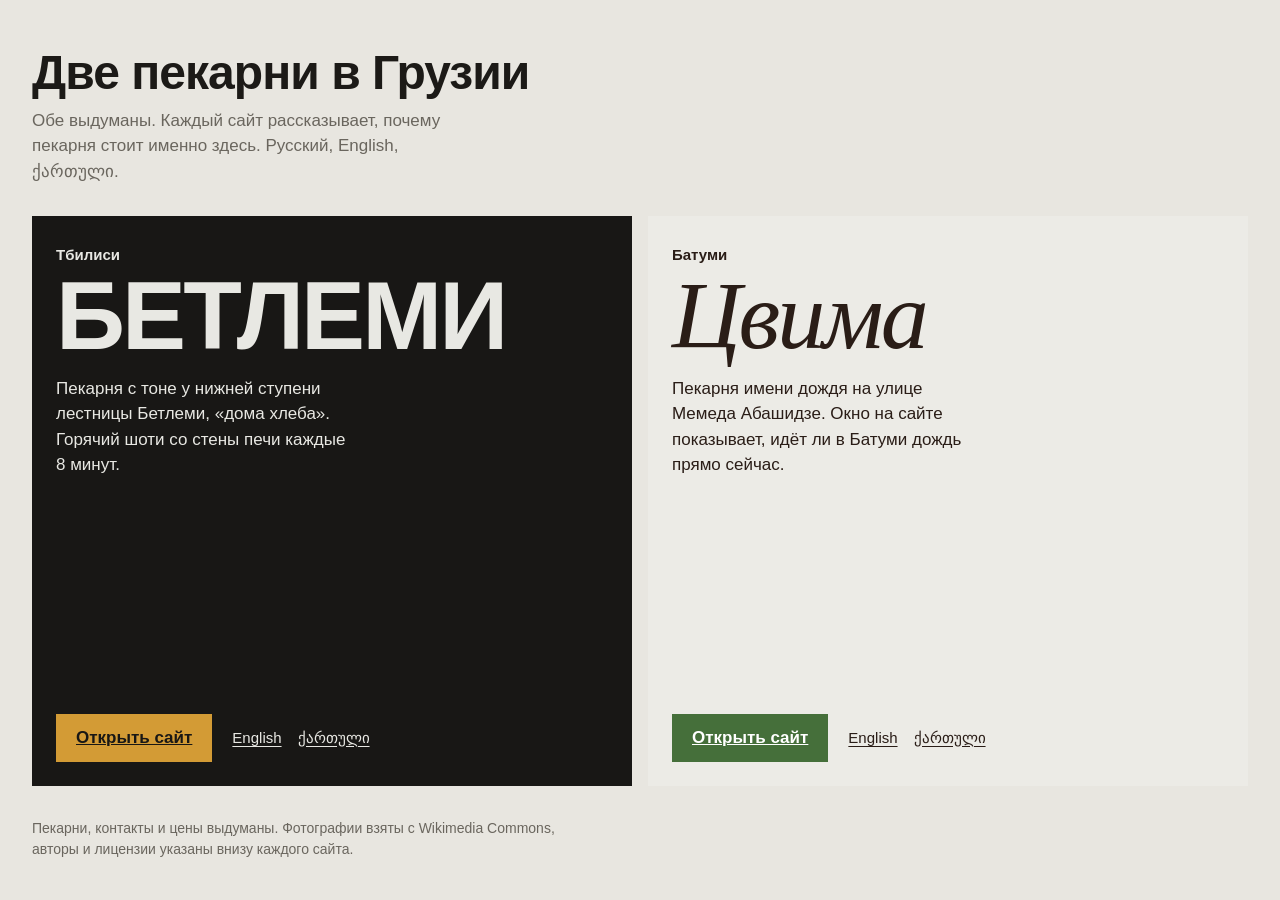
<file: index.html>
<!doctype html>
<html lang="ru">
<head>
<meta charset="utf-8">
<meta name="viewport" content="width=device-width, initial-scale=1">
<title>Две пекарни в Грузии</title>
<meta name="description" content="Две выдуманные пекарни: «Бетлеми» у лестницы Бетлеми в Тбилиси и «Цвима», пекарня имени дождя в Батуми.">
<meta name="theme-color" content="#e8e6e0">
<style>
  :root {
    --bg: #e8e6e0;
    --ink: #1c1a17;
    --muted: #6a665e;
    --tbilisi: #181715;
    --tbilisi-ink: #e8e8e3;
    --tbilisi-accent: #d39b35;
    --batumi: #ecebe6;
    --batumi-ink: #2a1d17;
    --batumi-accent: #456f3a;
  }
  *, *::before, *::after { box-sizing: border-box; }
  html { -webkit-text-size-adjust: 100%; text-size-adjust: 100%; }
  body {
    margin: 0; min-height: 100svh; display: flex; flex-direction: column;
    background: var(--bg); color: var(--ink);
    font-family: "Helvetica Neue", Arial, sans-serif; font-size: 1.0625rem; line-height: 1.5;
  }
  header { padding: 2rem 16px 1.5rem; }
  h1 { margin: 0; font-size: clamp(1.75rem, 1.2rem + 2.4vw, 3rem); line-height: 1.05; letter-spacing: -0.02em; font-weight: 700; }
  header p { margin: 0.6rem 0 0; color: var(--muted); max-width: 44ch; }
  main { flex: 1; display: grid; grid-template-columns: 1fr; gap: 16px; padding: 0 16px 16px; }
  @media (min-width: 760px) {
    header { padding: 3rem 32px 2rem; }
    main { grid-template-columns: 1fr 1fr; padding: 0 32px 32px; }
  }
  .site { display: flex; flex-direction: column; justify-content: space-between; gap: 2.5rem; min-height: 22rem; padding: 1.75rem 1.5rem 1.5rem; text-decoration: none; }
  .site--tbilisi { background: var(--tbilisi); color: var(--tbilisi-ink); }
  .site--batumi { background: var(--batumi); color: var(--batumi-ink); }
  .site__city { margin: 0; font-size: 0.9375rem; font-weight: 600; }
  .site__name { margin: 0.4rem 0 0; font-size: clamp(3rem, 2rem + 6vw, 6rem); line-height: 0.9; letter-spacing: -0.03em; }
  .site--tbilisi .site__name { font-weight: 900; text-transform: uppercase; }
  .site--batumi .site__name { font-family: Georgia, "Times New Roman", serif; font-style: italic; font-weight: 400; }
  .site__say { margin: 1rem 0 0; max-width: 32ch; }
  .site__go { display: flex; flex-wrap: wrap; align-items: center; gap: 0.5rem 1.25rem; }
  .site__open { display: inline-flex; align-items: center; min-height: 3rem; padding: 0 1.25rem; font-weight: 600; }
  .site--tbilisi .site__open { background: var(--tbilisi-accent); color: var(--tbilisi); }
  .site--batumi .site__open { background: var(--batumi-accent); color: #fff; }
  .langs { display: flex; gap: 1rem; font-size: 0.9375rem; }
  .langs a { color: inherit; display: inline-flex; align-items: center; min-height: 2.75rem; text-underline-offset: 0.2em; }
  footer { padding: 0 16px 2rem; color: var(--muted); font-size: 0.875rem; }
  @media (min-width: 760px) { footer { padding: 0 32px 2.5rem; } }
  footer p { margin: 0; max-width: 70ch; }
  a:focus-visible { outline: 2px solid currentColor; outline-offset: 3px; }
</style>
</head>
<body>
<header>
  <h1>Две пекарни в Грузии</h1>
  <p>Обе выдуманы. Каждый сайт рассказывает, почему пекарня стоит именно здесь. Русский, English, ქართული.</p>
</header>
<main>
  <section class="site site--tbilisi" aria-labelledby="t-name">
    <div>
      <p class="site__city">Тбилиси</p>
      <h2 class="site__name" id="t-name">Бетлеми</h2>
      <p class="site__say">Пекарня с тоне у нижней ступени лестницы Бетлеми, «дома хлеба». Горячий шоти со стены печи каждые 8 минут.</p>
    </div>
    <div class="site__go">
      <a class="site__open" href="./tbilisi/index.html">Открыть сайт</a>
      <nav class="langs" aria-label="Языки сайта «Бетлеми»">
        <a href="./tbilisi/en/index.html" lang="en">English</a>
        <a href="./tbilisi/ka/index.html" lang="ka">ქართული</a>
      </nav>
    </div>
  </section>
  <section class="site site--batumi" aria-labelledby="b-name">
    <div>
      <p class="site__city">Батуми</p>
      <h2 class="site__name" id="b-name">Цвима</h2>
      <p class="site__say">Пекарня имени дождя на улице Мемеда Абашидзе. Окно на сайте показывает, идёт ли в Батуми дождь прямо сейчас.</p>
    </div>
    <div class="site__go">
      <a class="site__open" href="./batumi/index.html">Открыть сайт</a>
      <nav class="langs" aria-label="Языки сайта «Цвима»">
        <a href="./batumi/en/index.html" lang="en">English</a>
        <a href="./batumi/ka/index.html" lang="ka">ქართული</a>
      </nav>
    </div>
  </section>
</main>
<footer>
  <p>Пекарни, контакты и цены выдуманы. Фотографии взяты с Wikimedia Commons, авторы и лицензии указаны внизу каждого сайта.</p>
</footer>
</body>
</html>
</file>
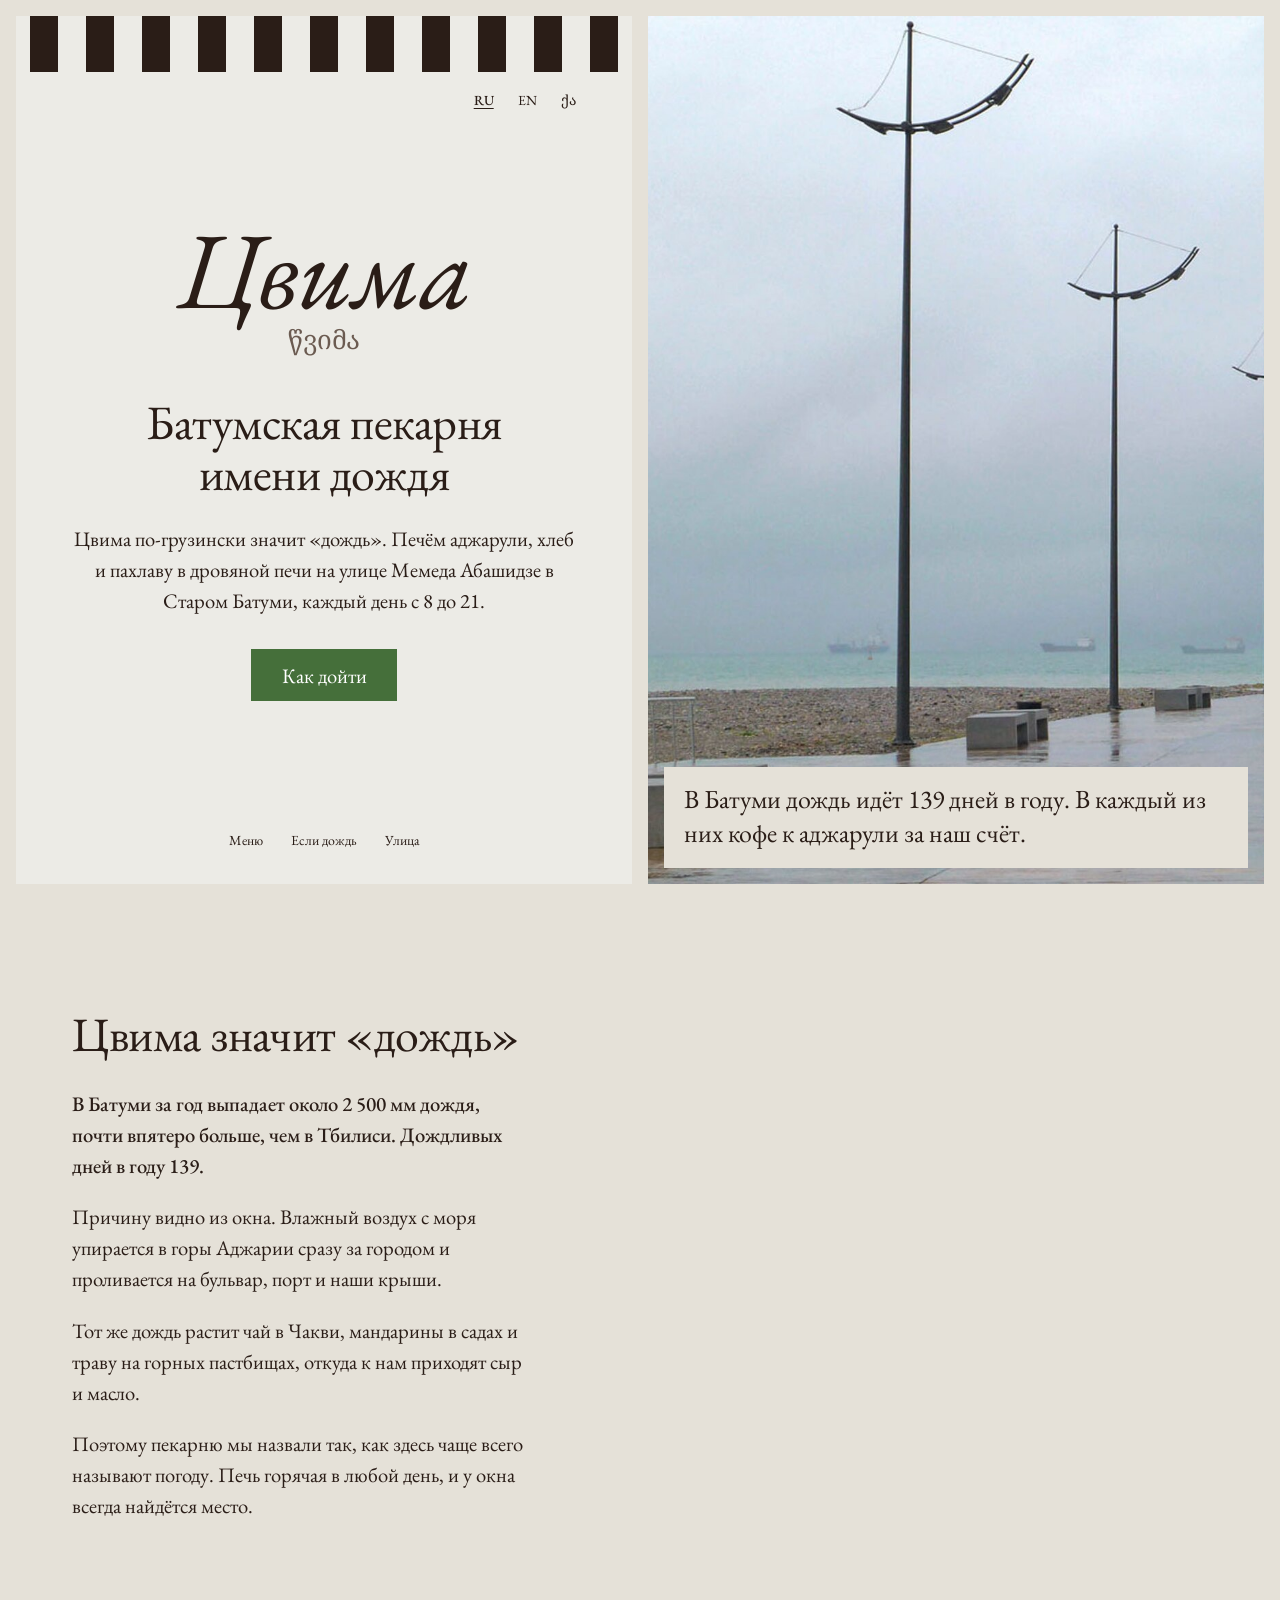
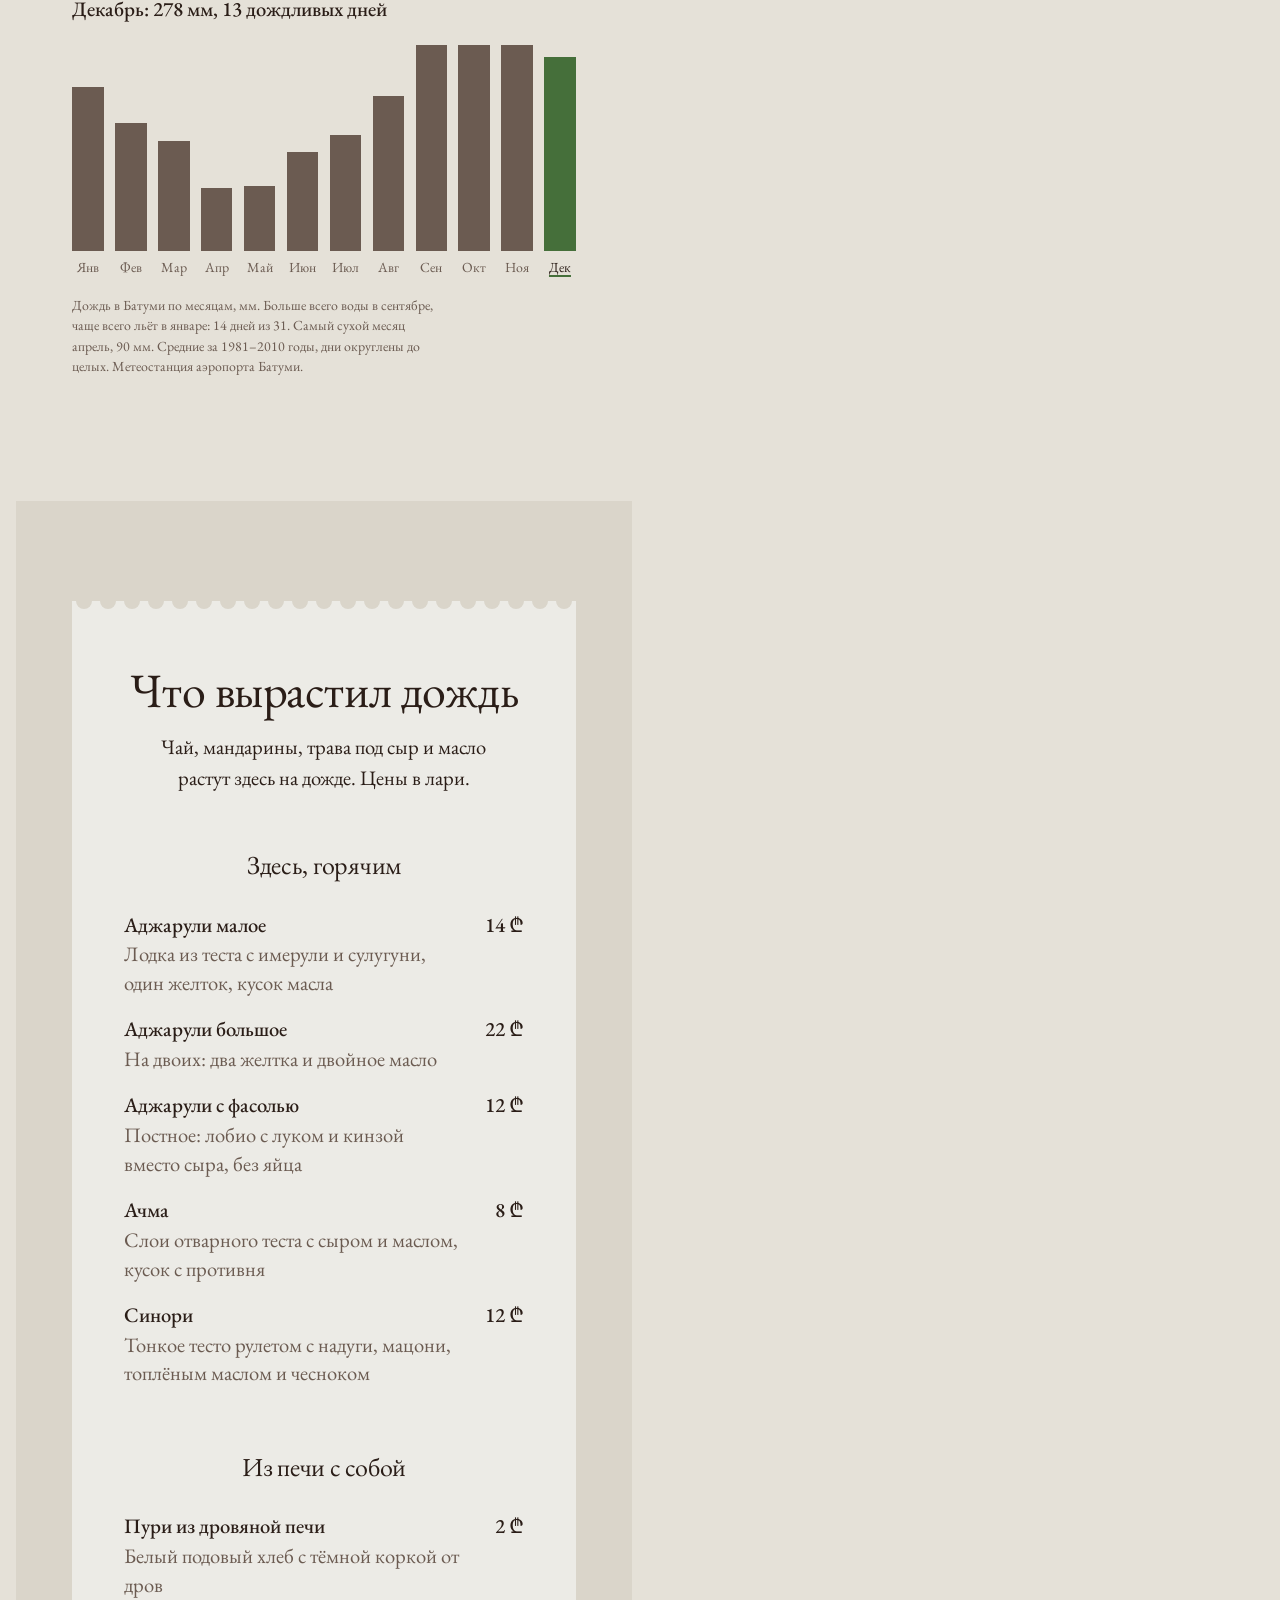
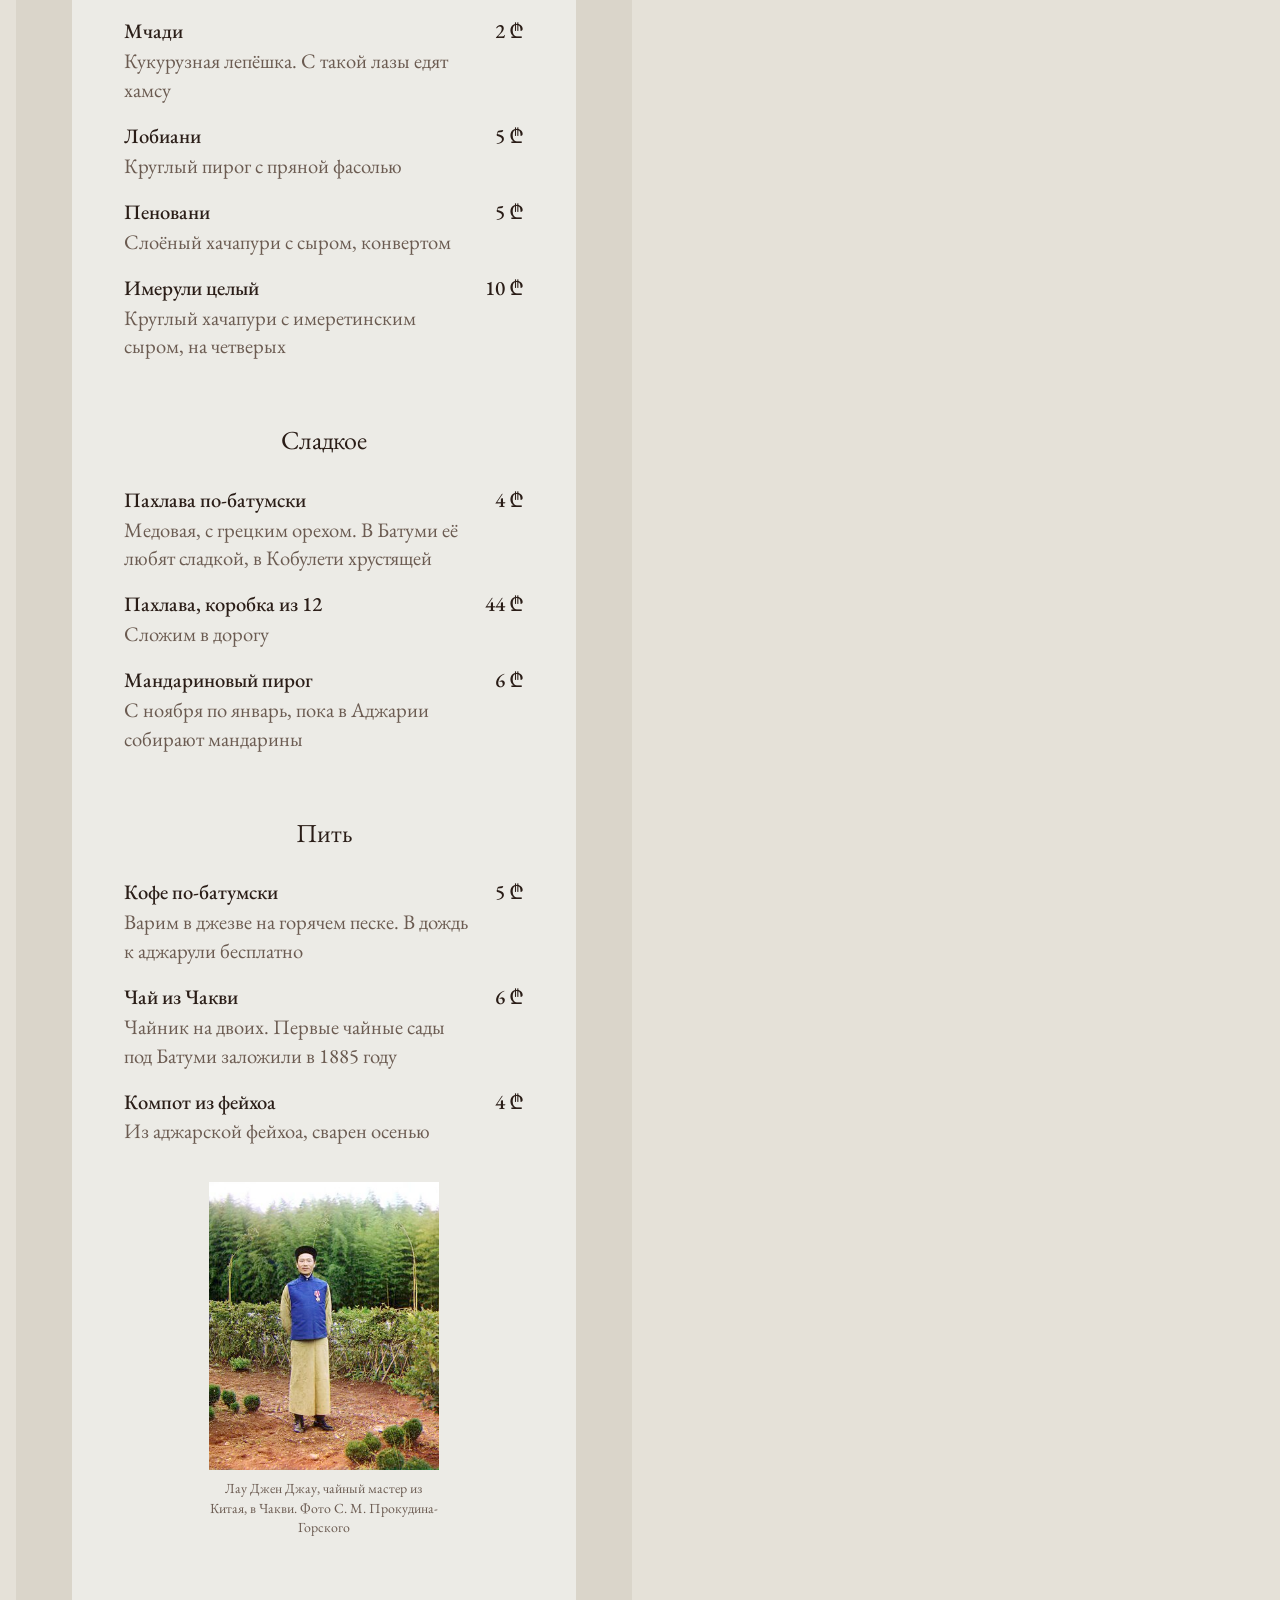
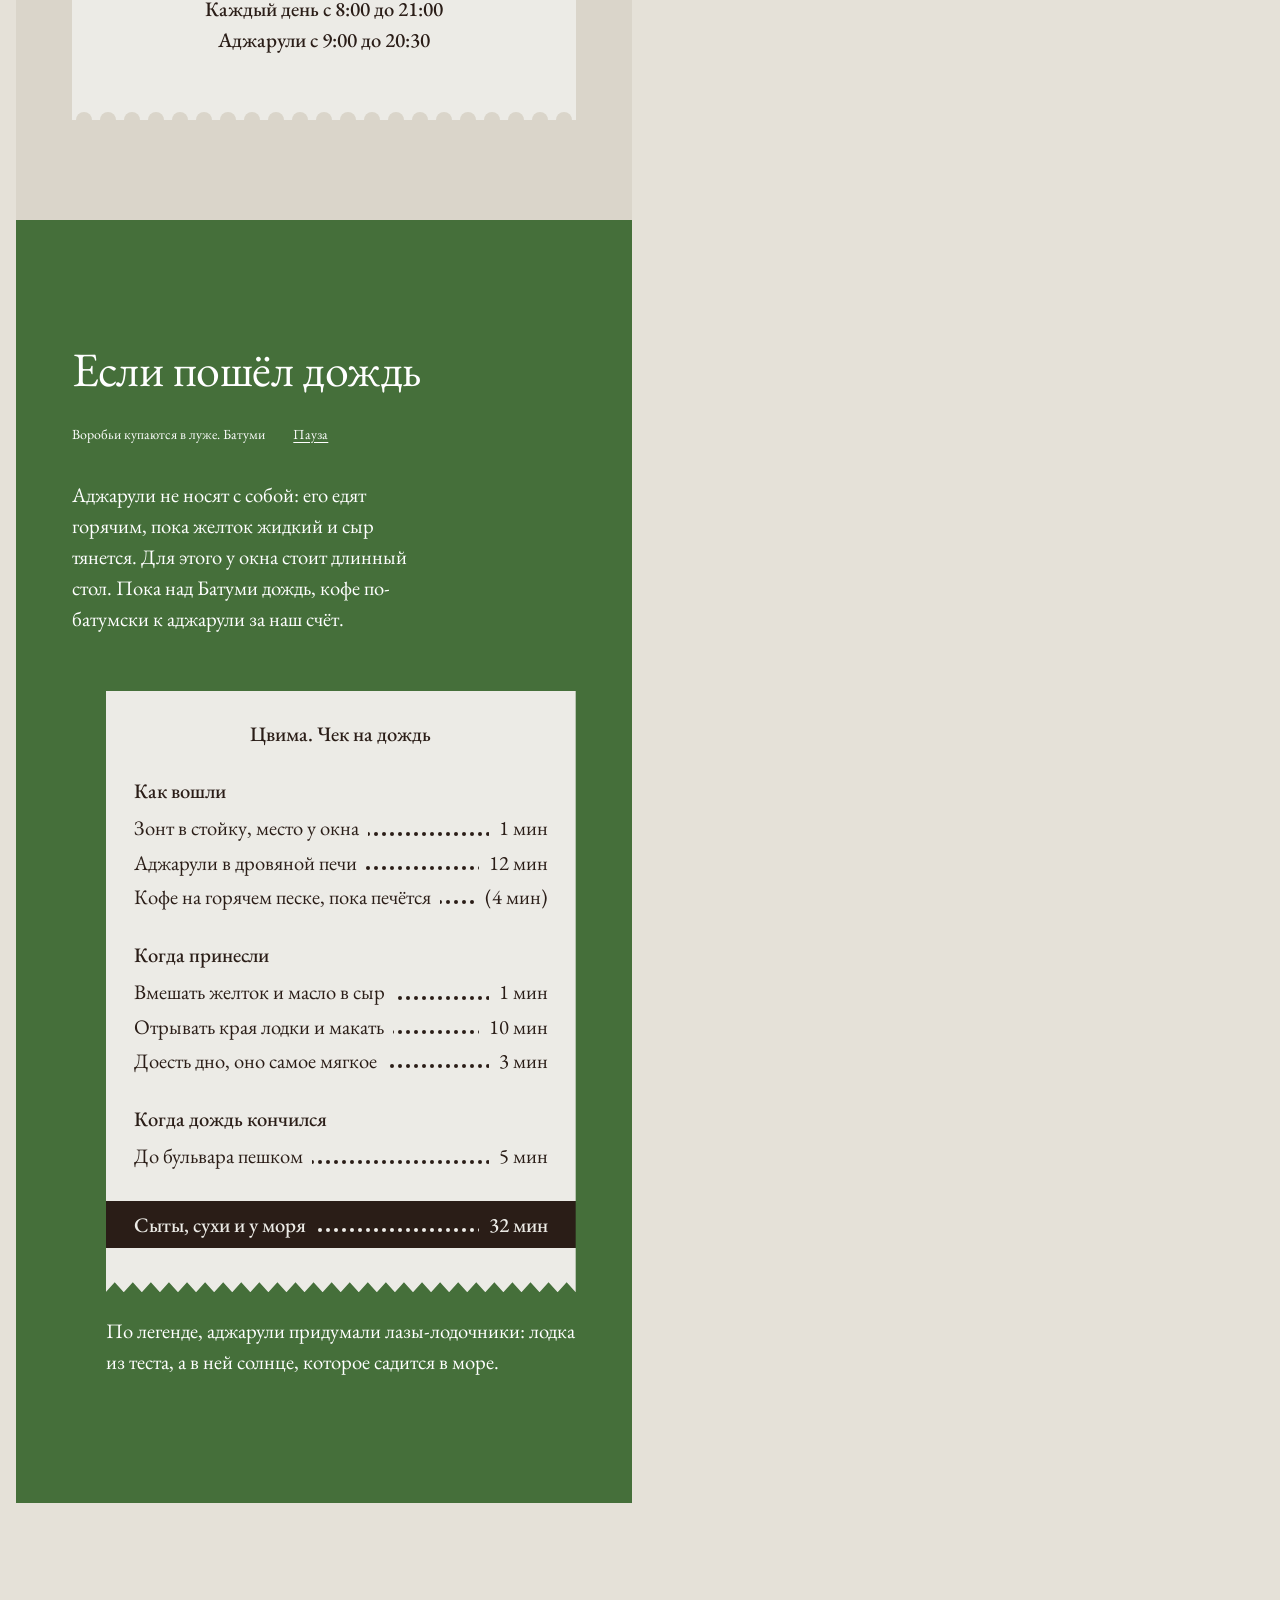
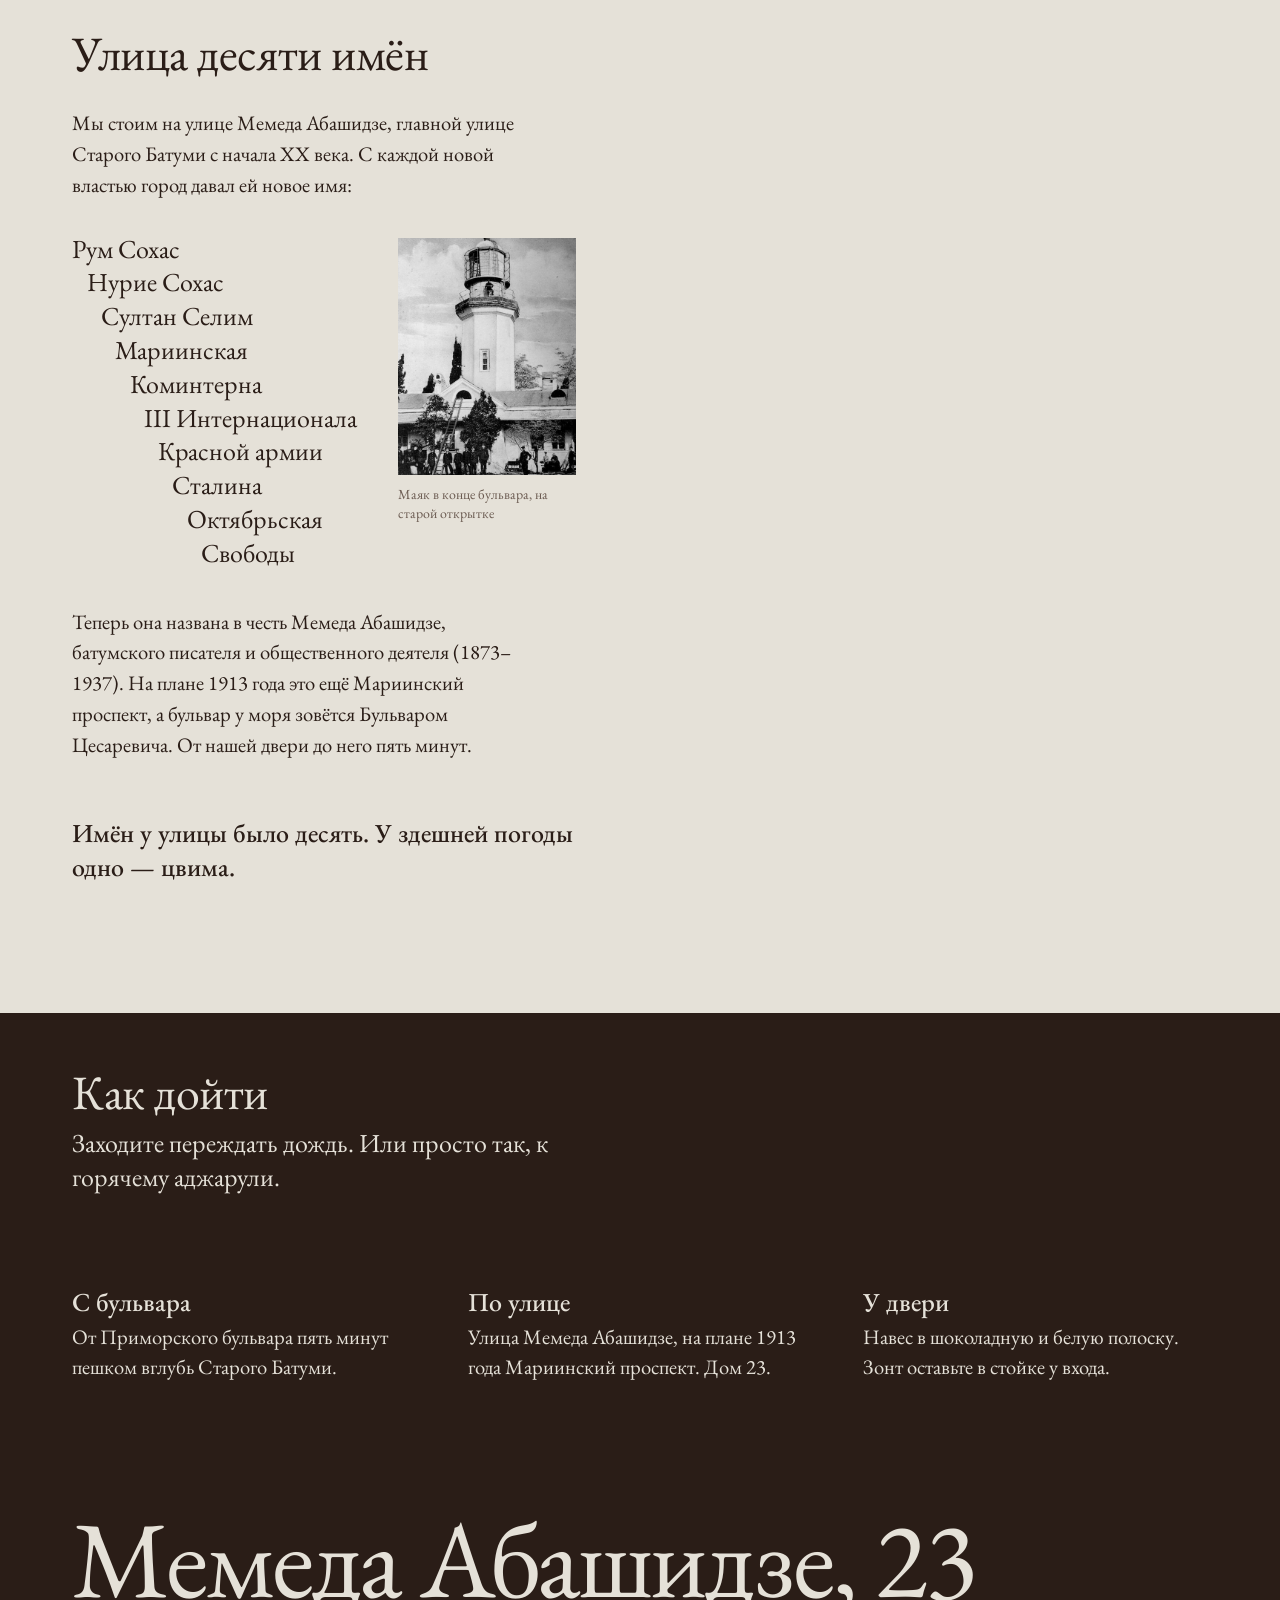
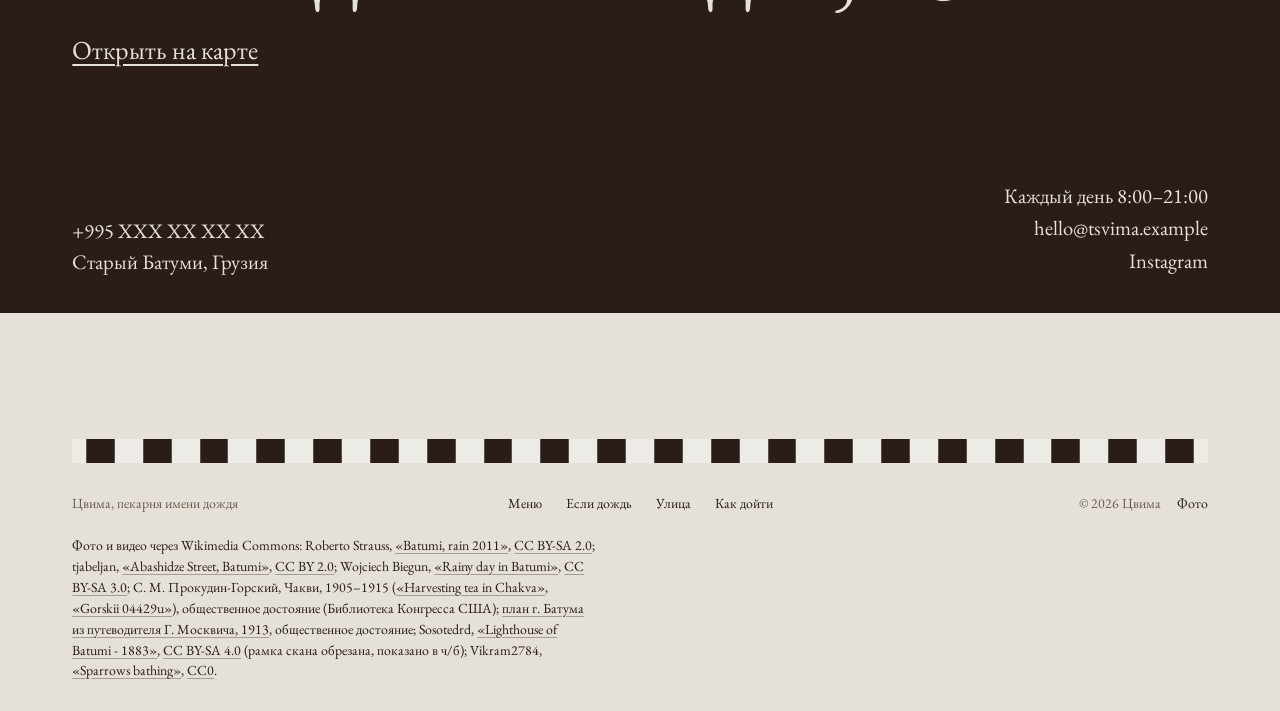
<file: batumi/index.html>
<!doctype html>
<html lang="ru">
<head>
<meta charset="utf-8">
<meta name="viewport" content="width=device-width, initial-scale=1">
<title>Цвима — пекарня имени дождя в Батуми</title>
<meta name="description" content="Пекарня в Старом Батуми, на улице Мемеда Абашидзе. Аджарули из дровяной печи, хлеб, батумская пахлава, кофе на песке. Каждый день с 8 до 21.">
<meta name="theme-color" content="#e5e1d8">
<link rel="alternate" hreflang="ru" href="index.html">
<link rel="alternate" hreflang="en" href="en/index.html">
<link rel="alternate" hreflang="ka" href="ka/index.html">
<link rel="alternate" hreflang="x-default" href="index.html">
<link rel="preload" href="assets/fonts/eb-garamond-cyrillic.woff2" as="font" type="font/woff2" crossorigin>
<link rel="preload" href="assets/fonts/eb-garamond-italic-cyrillic.woff2" as="font" type="font/woff2" crossorigin>
<link rel="preconnect" href="https://api.open-meteo.com" crossorigin>
<link rel="icon" href="assets/favicon.svg" type="image/svg+xml">
<link rel="stylesheet" href="styles.css">
<script>document.documentElement.classList.add('js')</script>
</head>
<body>
<a class="skip" href="#about">Перейти к содержанию</a>
<main>
  <div class="stage">
    <div class="opening">
      <header class="card" id="top">
        <div class="awning" aria-hidden="true"></div>
        <nav class="langs" aria-label="Язык">
          <a href="index.html" hreflang="ru" lang="ru" title="Русский" aria-current="page">RU</a>
          <a href="en/index.html" hreflang="en" lang="en" title="English">EN</a>
          <a href="ka/index.html" hreflang="ka" lang="ka" title="ქართული">ქა</a>
        </nav>
        <div class="card__body">
          <p class="wordmark" translate="no" data-load style="--d:0ms">Цвима</p>
          <p class="wordmark-ka" lang="ka" translate="no" data-load style="--d:120ms">წვიმა</p>
          <h1 class="title"><span class="line"><span style="--i:0">Батумская пекарня</span></span> <span class="line"><span style="--i:1">имени дождя</span></span></h1>
          <p class="lede" data-load style="--d:420ms">Цвима по-грузински значит «дождь». Печём аджарули, хлеб и пахлаву в дровяной печи на улице Мемеда Абашидзе в Старом Батуми, каждый день с 8 до 21.</p>
          <a class="button" href="#visit" data-load style="--d:520ms">Как дойти</a>
        </div>
        <nav class="card__links" aria-label="Разделы">
          <a class="link" href="#menu">Меню</a>
          <a class="link" href="#rain">Если дождь</a>
          <a class="link" href="#street">Улица</a>
        </nav>
      </header>

      <aside class="window" aria-label="Окно Цвимы">
        <figure class="layer layer--live is-on" data-layer="live">
          <img src="assets/batumi-rain-2011.jpg" srcset="assets/batumi-rain-2011-960.jpg 960w, assets/batumi-rain-2011.jpg 1920w" sizes="(min-width: 1000px) 151vh, 100vw" width="1920" height="1273" alt="Приморский бульвар Батуми в дождь: мокрая плитка, пальмы, фонари и сизое море" decoding="async" class="layer__media shot shot--rain" fetchpriority="high">
          <img src="assets/abashidze-street-batumi.jpg" srcset="assets/abashidze-street-batumi-960.jpg 960w, assets/abashidze-street-batumi.jpg 1920w" sizes="(min-width: 1000px) 134vh, 100vw" width="1920" height="1440" alt="Улица Мемеда Абашидзе в солнечный день: дома начала XX века и пальмы" decoding="async" class="layer__media shot shot--dry" loading="lazy" aria-hidden="true">
          <figcaption class="plate plate--live"><span class="plate__text" aria-live="polite" data-rain="Сейчас в Батуми дождь, {t}. Кофе по-батумски к аджарули — за наш счёт." data-dry="Сейчас в Батуми сухо, {t}. Аджарули горячее, до моря пять минут.">В Батуми дождь идёт 139 дней в году. В каждый из них кофе к аджарули за наш счёт.</span></figcaption>
        </figure>
        <figure class="layer layer--clouds" data-layer="clouds" aria-hidden="true">
          <img src="assets/rainy-day-in-batumi.jpg" width="1920" height="1282" alt="Батуми под низкими тучами: порт, корабль на рейде, горы Аджарии в облаках" decoding="async" class="layer__media" loading="lazy">
          <figcaption class="plate">Тучи легли на горы Аджарии. Батуми, ноябрь</figcaption>
        </figure>
        <figure class="layer layer--tea" data-layer="tea" aria-hidden="true">
          <img src="assets/chakva-tea-harvest.jpg" srcset="assets/chakva-tea-harvest-960.jpg 960w, assets/chakva-tea-harvest.jpg 1920w" sizes="(min-width: 1000px) 121vh, 100vw" width="1920" height="1588" alt="Женщины собирают чай на холмистой плантации в Чакви, ряды кустов и тонкие деревья на гребне" decoding="async" class="layer__media" loading="lazy">
          <figcaption class="plate">Сбор чая в Чакви под Батуми, 1905–1915. Фото С. М. Прокудина-Горского</figcaption>
        </figure>
        <figure class="layer layer--sparrows" data-layer="sparrows" aria-hidden="true">
          <video class="layer__media" muted loop playsinline preload="none" poster="assets/sparrows-bathing-batumi-poster.jpg" width="854" height="480" aria-hidden="true" data-clip><source src="assets/sparrows-bathing-batumi.webm" type="video/webm"><source src="assets/sparrows-bathing-batumi.mp4" type="video/mp4"></video>
          <figcaption class="plate plate--clip"><span>Воробьи купаются в луже. Батуми</span> <button class="clip-toggle" type="button" tabindex="-1" data-pause="Пауза" data-play="Смотреть" hidden>Пауза</button></figcaption>
        </figure>
        <figure class="layer layer--map" data-layer="map" aria-hidden="true">
          <img src="assets/batum-plan-1913.jpg" width="900" height="752" alt="Старый цветной план Батума: кирпично-красные кварталы, бульвар вдоль Чёрного моря, озеро Нурие-Гель и маяк на мысу" decoding="async" class="layer__media" loading="lazy">
          <svg class="marker" viewBox="0 0 900 752" preserveAspectRatio="xMidYMid slice" aria-hidden="true" focusable="false"><circle cx="420" cy="412" r="14" fill="#456f3a"/><circle cx="420" cy="412" r="5" fill="#ecebe6"/><text x="446" y="421" class="marker__label marker__label--it">Цвима</text></svg>
          <figcaption class="plate">План г. Батума из путеводителя Г. Москвича, 1913. Мариинский проспект теперь улица Мемеда Абашидзе</figcaption>
        </figure>
      </aside>
    </div>

    <div class="column">
      <section class="chapter about" id="about" data-scene="clouds">
        <h2 data-reveal>Цвима значит «дождь»</h2>
        <figure class="pane">
          <div class="pane__frame shutter" data-reveal><img src="assets/rainy-day-in-batumi.jpg" width="1920" height="1282" alt="Батуми под низкими тучами: порт, корабль на рейде, горы Аджарии в облаках" decoding="async" loading="lazy"></div>
          <figcaption>Тучи легли на горы Аджарии. Батуми, ноябрь</figcaption>
        </figure>
        <div class="measure about__text">
          <p class="strong" data-reveal style="--i:1">В Батуми за год выпадает около 2 500 мм дождя, почти впятеро больше, чем в Тбилиси. Дождливых дней в году 139.</p>
          <p data-reveal style="--i:2">Причину видно из окна. Влажный воздух с моря упирается в горы Аджарии сразу за городом и проливается на бульвар, порт и наши крыши.</p>
          <p data-reveal style="--i:3">Тот же дождь растит чай в Чакви, мандарины в садах и траву на горных пастбищах, откуда к нам приходят сыр и масло.</p>
          <p data-reveal style="--i:4">Поэтому пекарню мы назвали так, как здесь чаще всего называют погоду. Печь горячая в любой день, и у окна всегда найдётся место.</p>
        </div>
        <figure class="rainfall" data-months="Январь,Февраль,Март,Апрель,Май,Июнь,Июль,Август,Сентябрь,Октябрь,Ноябрь,Декабрь" data-template="{m}: {mm} мм, {d} дождливых дней">
          <p class="rainfall__now" aria-live="polite">Сентябрь: 330 мм, самый дождливый месяц</p>
          <div class="bars" aria-hidden="true"><div class="bar" style="--mm:235;--n:0"><i></i><span>Янв</span></div><div class="bar" style="--mm:183;--n:1"><i></i><span>Фев</span></div><div class="bar" style="--mm:157;--n:2"><i></i><span>Мар</span></div><div class="bar" style="--mm:90;--n:3"><i></i><span>Апр</span></div><div class="bar" style="--mm:93;--n:4"><i></i><span>Май</span></div><div class="bar" style="--mm:141;--n:5"><i></i><span>Июн</span></div><div class="bar" style="--mm:165;--n:6"><i></i><span>Июл</span></div><div class="bar" style="--mm:221;--n:7"><i></i><span>Авг</span></div><div class="bar is-now" style="--mm:330;--n:8"><i></i><span>Сен</span></div><div class="bar" style="--mm:322;--n:9"><i></i><span>Окт</span></div><div class="bar" style="--mm:306;--n:10"><i></i><span>Ноя</span></div><div class="bar" style="--mm:278;--n:11"><i></i><span>Дек</span></div></div>
          <div class="sr-wrap"><table class="sr-only"><caption>Дождь в Батуми по месяцам, мм. Больше всего воды в сентябре, чаще всего льёт в январе: 14 дней из 31. Самый сухой месяц апрель, 90 мм. Средние за 1981–2010 годы, дни округлены до целых. Метеостанция аэропорта Батуми.</caption><thead><tr><th scope="col">Месяц</th><th scope="col">Осадки, мм</th><th scope="col">Дней с дождём</th></tr></thead><tbody><tr><th scope="row">Январь</th><td>235</td><td>14</td></tr><tr><th scope="row">Февраль</th><td>183</td><td>13</td></tr><tr><th scope="row">Март</th><td>157</td><td>13</td></tr><tr><th scope="row">Апрель</th><td>90</td><td>10</td></tr><tr><th scope="row">Май</th><td>93</td><td>10</td></tr><tr><th scope="row">Июнь</th><td>141</td><td>10</td></tr><tr><th scope="row">Июль</th><td>165</td><td>10</td></tr><tr><th scope="row">Август</th><td>221</td><td>12</td></tr><tr><th scope="row">Сентябрь</th><td>330</td><td>11</td></tr><tr><th scope="row">Октябрь</th><td>322</td><td>12</td></tr><tr><th scope="row">Ноябрь</th><td>306</td><td>12</td></tr><tr><th scope="row">Декабрь</th><td>278</td><td>13</td></tr></tbody></table></div>
          <figcaption>Дождь в Батуми по месяцам, мм. Больше всего воды в сентябре, чаще всего льёт в январе: 14 дней из 31. Самый сухой месяц апрель, 90 мм. Средние за 1981–2010 годы, дни округлены до целых. Метеостанция аэропорта Батуми.</figcaption>
        </figure>
      </section>

      <section class="menu" id="menu" data-scene="tea">
        <div class="sheet">
          <h2 data-reveal>Что вырастил дождь</h2>
          <p class="sheet__note" data-reveal style="--i:1">Чай, мандарины, трава под сыр и масло растут здесь на дожде. Цены в лари.</p>
      <div class="group" data-reveal>
        <h3>Здесь, горячим</h3>
        <ul class="dishes">
          <li><span class="dish">Аджарули малое</span><span class="price">14&nbsp;₾</span><span class="desc">Лодка из теста с имерули и сулугуни, один желток, кусок масла</span></li>
          <li><span class="dish">Аджарули большое</span><span class="price">22&nbsp;₾</span><span class="desc">На двоих: два желтка и двойное масло</span></li>
          <li><span class="dish">Аджарули с фасолью</span><span class="price">12&nbsp;₾</span><span class="desc">Постное: лобио с луком и кинзой вместо сыра, без яйца</span></li>
          <li><span class="dish">Ачма</span><span class="price">8&nbsp;₾</span><span class="desc">Слои отварного теста с сыром и маслом, кусок с противня</span></li>
          <li><span class="dish">Синори</span><span class="price">12&nbsp;₾</span><span class="desc">Тонкое тесто рулетом с надуги, мацони, топлёным маслом и чесноком</span></li>
        </ul>
      </div>
      <div class="group" data-reveal>
        <h3>Из печи с собой</h3>
        <ul class="dishes">
          <li><span class="dish">Пури из дровяной печи</span><span class="price">2&nbsp;₾</span><span class="desc">Белый подовый хлеб с тёмной коркой от дров</span></li>
          <li><span class="dish">Мчади</span><span class="price">2&nbsp;₾</span><span class="desc">Кукурузная лепёшка. С такой лазы едят хамсу</span></li>
          <li><span class="dish">Лобиани</span><span class="price">5&nbsp;₾</span><span class="desc">Круглый пирог с пряной фасолью</span></li>
          <li><span class="dish">Пеновани</span><span class="price">5&nbsp;₾</span><span class="desc">Слоёный хачапури с сыром, конвертом</span></li>
          <li><span class="dish">Имерули целый</span><span class="price">10&nbsp;₾</span><span class="desc">Круглый хачапури с имеретинским сыром, на четверых</span></li>
        </ul>
      </div>
      <div class="group" data-reveal>
        <h3>Сладкое</h3>
        <ul class="dishes">
          <li><span class="dish">Пахлава по-батумски</span><span class="price">4&nbsp;₾</span><span class="desc">Медовая, с грецким орехом. В Батуми её любят сладкой, в Кобулети хрустящей</span></li>
          <li><span class="dish">Пахлава, коробка из 12</span><span class="price">44&nbsp;₾</span><span class="desc">Сложим в дорогу</span></li>
          <li><span class="dish">Мандариновый пирог</span><span class="price">6&nbsp;₾</span><span class="desc">С ноября по январь, пока в Аджарии собирают мандарины</span></li>
        </ul>
      </div>
      <div class="group" data-reveal>
        <h3>Пить</h3>
        <ul class="dishes">
          <li><span class="dish">Кофе по-батумски</span><span class="price">5&nbsp;₾</span><span class="desc">Варим в джезве на горячем песке. В дождь к аджарули бесплатно</span></li>
          <li><span class="dish">Чай из Чакви</span><span class="price">6&nbsp;₾</span><span class="desc">Чайник на двоих. Первые чайные сады под Батуми заложили в 1885 году</span></li>
          <li><span class="dish">Компот из фейхоа</span><span class="price">4&nbsp;₾</span><span class="desc">Из аджарской фейхоа, сварен осенью</span></li>
        </ul>
        <figure class="inset" data-reveal style="--i:1">
          <div class="inset__frame"><img src="assets/lau-jen-jau-chakva.jpg" width="480" height="437" alt="Мужчина в длинном халате и синем жилете стоит среди молодых чайных кустов, позади бамбук" decoding="async" loading="lazy"></div>
          <figcaption>Лау Джен Джау, чайный мастер из Китая, в Чакви. Фото С. М. Прокудина-Горского</figcaption>
        </figure>
      </div>
          <p class="sheet__hours" data-reveal>Каждый день с 8:00 до 21:00<br>Аджарули с 9:00 до 20:30</p>
        </div>
        <figure class="pane">
          <div class="pane__frame shutter" data-reveal><img src="assets/chakva-tea-harvest.jpg" srcset="assets/chakva-tea-harvest-960.jpg 960w, assets/chakva-tea-harvest.jpg 1920w" sizes="(min-width: 1000px) 121vh, 100vw" width="1920" height="1588" alt="Женщины собирают чай на холмистой плантации в Чакви, ряды кустов и тонкие деревья на гребне" decoding="async" loading="lazy"></div>
          <figcaption>Сбор чая в Чакви под Батуми, 1905–1915. Фото С. М. Прокудина-Горского</figcaption>
        </figure>
      </section>

      <section class="chapter rain" id="rain" data-scene="sparrows">
        <h2 data-reveal>Если пошёл дождь</h2>
        <figure class="pane">
          <div class="pane__frame shutter" data-reveal><video class="pane__video" muted loop playsinline preload="none" poster="assets/sparrows-bathing-batumi-poster.jpg" width="854" height="480" aria-hidden="true" data-clip><source src="assets/sparrows-bathing-batumi.webm" type="video/webm"><source src="assets/sparrows-bathing-batumi.mp4" type="video/mp4"></video></div>
          <figcaption class="pane__clip"><span>Воробьи купаются в луже. Батуми</span> <button class="clip-toggle" type="button" data-pause="Пауза" data-play="Смотреть" hidden>Пауза</button></figcaption>
        </figure>
        <p class="rain__text" data-reveal style="--i:1">Аджарули не носят с собой: его едят горячим, пока желток жидкий и сыр тянется. Для этого у окна стоит длинный стол. Пока над Батуми дождь, кофе по-батумски к аджарули за наш счёт.</p>
        <div class="slip" data-reveal style="--i:2">
          <p class="slip__head">Цвима. Чек на дождь</p>
          <h3>Как вошли</h3>
          <ul>
            <li class="row" style="--n:0"><span class="row__what">Зонт в стойку, место у окна</span><i class="row__dots" aria-hidden="true"></i><span class="row__time">1 мин</span></li>
            <li class="row" style="--n:1"><span class="row__what">Аджарули в дровяной печи</span><i class="row__dots" aria-hidden="true"></i><span class="row__time">12 мин</span></li>
            <li class="row" style="--n:2"><span class="row__what">Кофе на горячем песке, пока печётся</span><i class="row__dots" aria-hidden="true"></i><span class="row__time">(4 мин)</span></li>
          </ul>
          <h3>Когда принесли</h3>
          <ul>
            <li class="row" style="--n:3"><span class="row__what">Вмешать желток и масло в сыр</span><i class="row__dots" aria-hidden="true"></i><span class="row__time">1 мин</span></li>
            <li class="row" style="--n:4"><span class="row__what">Отрывать края лодки и макать</span><i class="row__dots" aria-hidden="true"></i><span class="row__time">10 мин</span></li>
            <li class="row" style="--n:5"><span class="row__what">Доесть дно, оно самое мягкое</span><i class="row__dots" aria-hidden="true"></i><span class="row__time">3 мин</span></li>
          </ul>
          <h3>Когда дождь кончился</h3>
          <ul>
            <li class="row" style="--n:6"><span class="row__what">До бульвара пешком</span><i class="row__dots" aria-hidden="true"></i><span class="row__time">5 мин</span></li>
          </ul>
          <p class="row row--total" style="--n:7"><span class="row__what">Сыты, сухи и у моря</span><i class="row__dots" aria-hidden="true"></i><span class="row__time">32 мин</span></p>
        </div>
        <p class="rain__legend" data-reveal style="--i:3">По легенде, аджарули придумали лазы-лодочники: лодка из теста, а в ней солнце, которое садится в море.</p>
      </section>

      <section class="chapter street" id="street" data-scene="map">
        <h2 data-reveal>Улица десяти имён</h2>
        <figure class="pane">
          <div class="pane__frame shutter" data-reveal><img src="assets/batum-plan-1913.jpg" width="900" height="752" alt="Старый цветной план Батума: кирпично-красные кварталы, бульвар вдоль Чёрного моря, озеро Нурие-Гель и маяк на мысу" decoding="async" loading="lazy"><svg class="marker" viewBox="0 0 900 752" preserveAspectRatio="xMidYMid slice" aria-hidden="true" focusable="false"><circle cx="420" cy="412" r="14" fill="#456f3a"/><circle cx="420" cy="412" r="5" fill="#ecebe6"/><text x="446" y="421" class="marker__label marker__label--it">Цвима</text></svg></div>
          <figcaption>План г. Батума из путеводителя Г. Москвича, 1913. Мариинский проспект теперь улица Мемеда Абашидзе</figcaption>
        </figure>
        <p class="measure street__intro" data-reveal style="--i:1">Мы стоим на улице Мемеда Абашидзе, главной улице Старого Батуми с начала XX века. С каждой новой властью город давал ей новое имя:</p>
        <div class="street__names">
          <ol class="names" role="list" data-reveal-list><li style="--i:0">Рум Сохас</li><li style="--i:1">Нурие Сохас</li><li style="--i:2">Султан Селим</li><li style="--i:3">Мариинская</li><li style="--i:4">Коминтерна</li><li style="--i:5">III Интернационала</li><li style="--i:6">Красной армии</li><li style="--i:7">Сталина</li><li style="--i:8">Октябрьская</li><li style="--i:9">Свободы</li></ol>
          <figure class="postcard" data-reveal style="--i:2">
            <div class="postcard__frame"><img src="assets/batum-lighthouse-postcard.jpg" width="480" height="755" alt="Белая башня маяка с галереей наверху, у подножия люди, чёрно-белая открытка" decoding="async" loading="lazy"></div>
            <figcaption>Маяк в конце бульвара, на старой открытке</figcaption>
          </figure>
        </div>
        <p class="measure street__after" data-reveal>Теперь она названа в честь Мемеда Абашидзе, батумского писателя и общественного деятеля (1873–1937). На плане 1913 года это ещё Мариинский проспект, а бульвар у моря зовётся Бульваром Цесаревича. От нашей двери до него пять минут.</p>
        <p class="statement" data-reveal style="--i:1">Имён у улицы было десять. У здешней погоды одно — цвима.</p>
      </section>
    </div>
  </div>

  <section class="visit" id="visit">
    <div class="visit__top">
      <h2 data-reveal>Как дойти</h2>
      <p data-reveal style="--i:1">Заходите переждать дождь. Или просто так, к горячему аджарули.</p>
    </div>
    <ol class="route" role="list">
      <li data-reveal style="--i:2"><strong class="route__from">С бульвара</strong> От Приморского бульвара пять минут пешком вглубь Старого Батуми.</li>
      <li data-reveal style="--i:3"><strong class="route__from">По улице</strong> Улица Мемеда Абашидзе, на плане 1913 года Мариинский проспект. Дом 23.</li>
      <li data-reveal style="--i:4"><strong class="route__from">У двери</strong> Навес в шоколадную и белую полоску. Зонт оставьте в стойке у входа.</li>
    </ol>
    <p class="address" data-reveal style="--i:2"><span class="address__fit" data-fit><span class="address__part">Мемеда Абашидзе,</span> <span class="address__part">23</span></span></p>
    <p class="visit__map" data-reveal style="--i:3"><a class="link link--on" href="https://www.openstreetmap.org/search?query=Memed%20Abashidze%20Street%2023%2C%20Batumi">Открыть на карте</a></p>
    <div class="visit__foot">
      <p><span class="contact">+995 XXX XX XX XX</span><br>Старый Батуми, Грузия</p>
      <p>Каждый день 8:00–21:00<br><span class="contact">hello@tsvima.example</span><br><span class="contact">Instagram</span></p>
    </div>
  </section>
</main>

<footer class="foot">
  <div class="foot__awning" aria-hidden="true"></div>
  <div class="foot__line">
    <p class="foot__what">Цвима, пекарня имени дождя</p>
    <nav class="foot__nav" aria-label="Разделы">
      <a class="link" href="#menu">Меню</a>
      <a class="link" href="#rain">Если дождь</a>
      <a class="link" href="#street">Улица</a>
      <a class="link" href="#visit">Как дойти</a>
    </nav>
    <p class="foot__end">© 2026 Цвима<a class="link" href="#credits">Фото</a></p>
  </div>
  <p class="credits" id="credits">Фото и видео через Wikimedia Commons: Roberto Strauss, <a href="https://commons.wikimedia.org/wiki/File:Batumi,_rain_2011_(10600678683).jpg" lang="en">«Batumi, rain 2011»</a>, <a href="https://creativecommons.org/licenses/by-sa/2.0/">CC BY-SA 2.0</a>; tjabeljan, <a href="https://commons.wikimedia.org/wiki/File:Abashidze_Street,_Batumi.jpg" lang="en">«Abashidze Street, Batumi»</a>, <a href="https://creativecommons.org/licenses/by/2.0/">CC BY 2.0</a>; Wojciech Biegun, <a href="https://commons.wikimedia.org/wiki/File:Rainy_day_in_Batumi_-_panoramio.jpg" lang="en">«Rainy day in Batumi»</a>, <a href="https://creativecommons.org/licenses/by-sa/3.0/">CC BY-SA 3.0</a>; С. М. Прокудин-Горский, Чакви, 1905–1915 (<a href="https://commons.wikimedia.org/wiki/File:Harvesting_tea_in_Chakva.jpg" lang="en">«Harvesting tea in Chakva»</a>, <a href="https://commons.wikimedia.org/wiki/File:Gorskii_04429u.jpg" lang="en">«Gorskii 04429u»</a>), общественное достояние (Библиотека Конгресса США); <a href="https://commons.wikimedia.org/wiki/File:Batum_map_(Moskvich,_1913).JPG">план г. Батума из путеводителя Г. Москвича, 1913</a>, общественное достояние; Sosotedrd, <a href="https://commons.wikimedia.org/wiki/File:Lighthouse_of_Batumi_-_1883.jpg" lang="en">«Lighthouse of Batumi - 1883»</a>, <a href="https://creativecommons.org/licenses/by-sa/4.0/">CC BY-SA 4.0</a> (рамка скана обрезана, показано в ч/б); Vikram2784, <a href="https://commons.wikimedia.org/wiki/File:Sparrows_bathing.ogv" lang="en">«Sparrows bathing»</a>, <a href="https://creativecommons.org/publicdomain/zero/1.0/">CC0</a>.</p>
</footer>
<script src="main.js" defer></script>
</body>
</html>
</file>
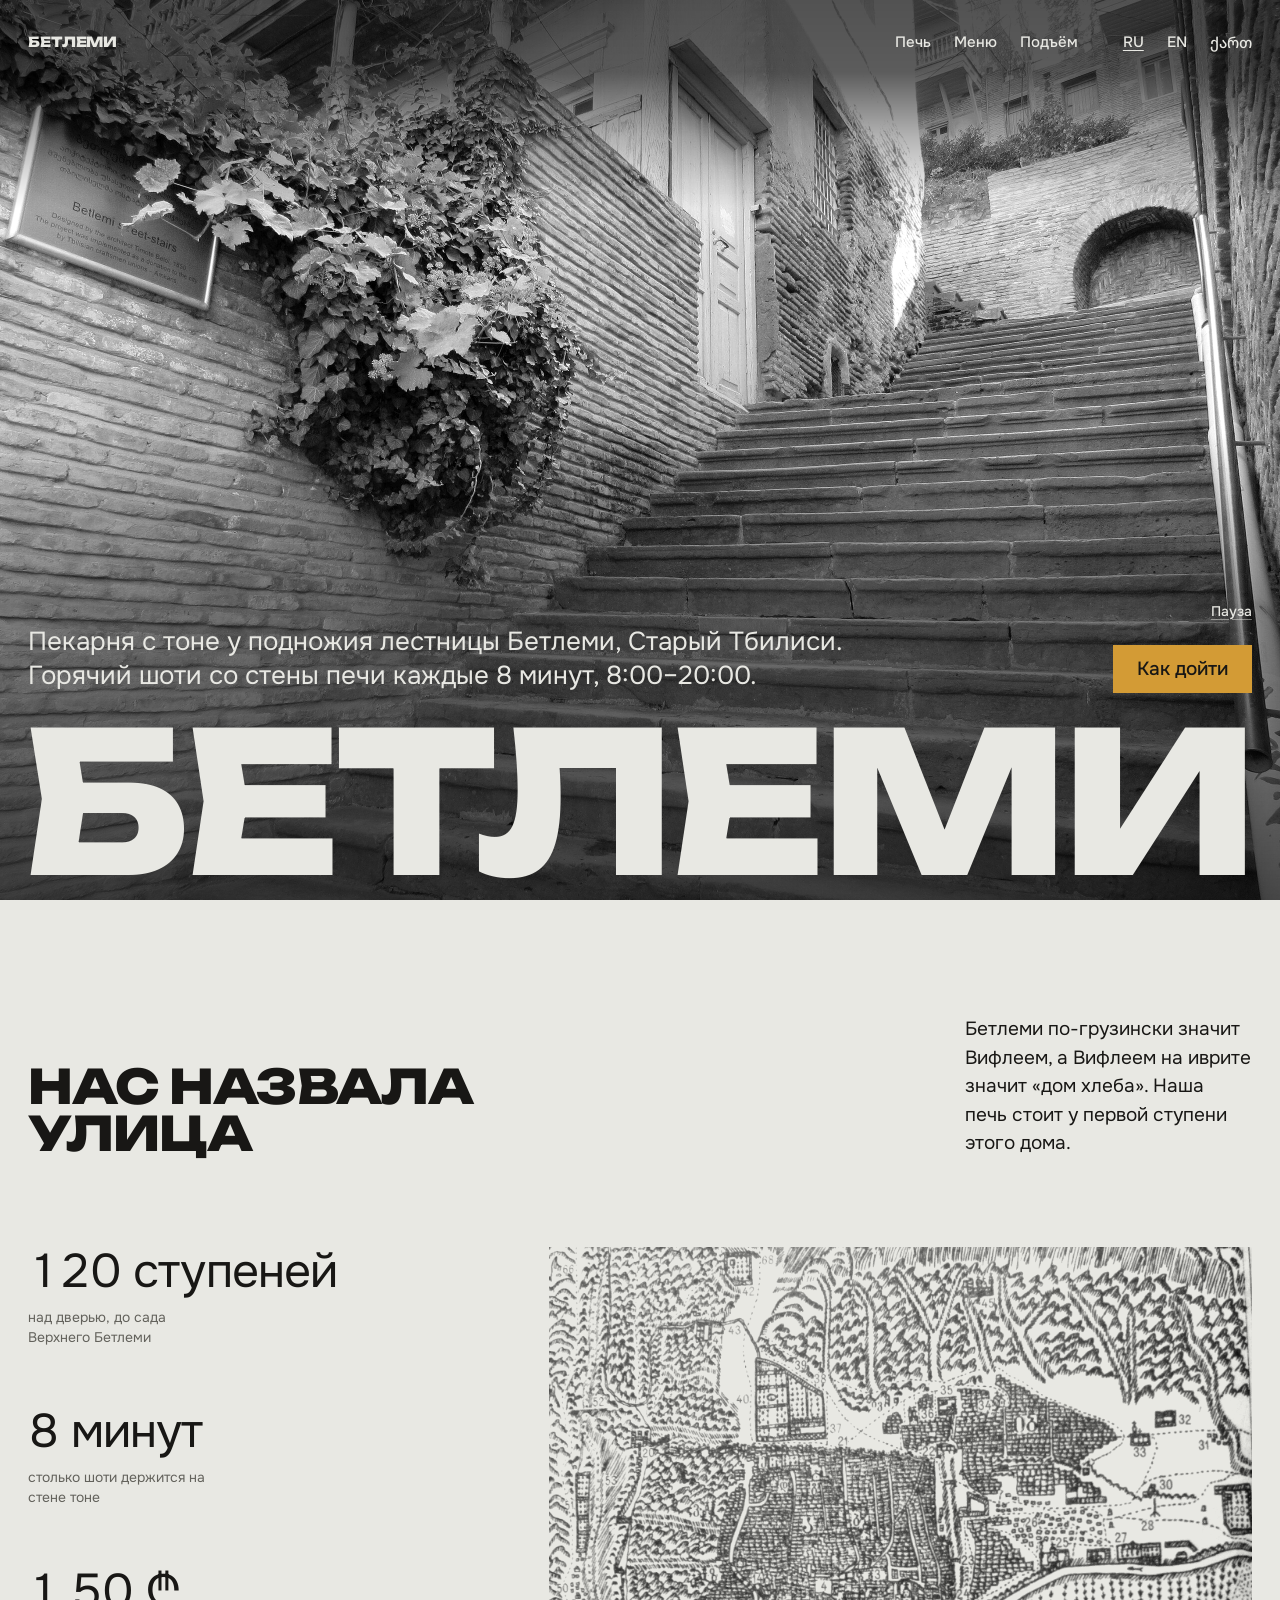
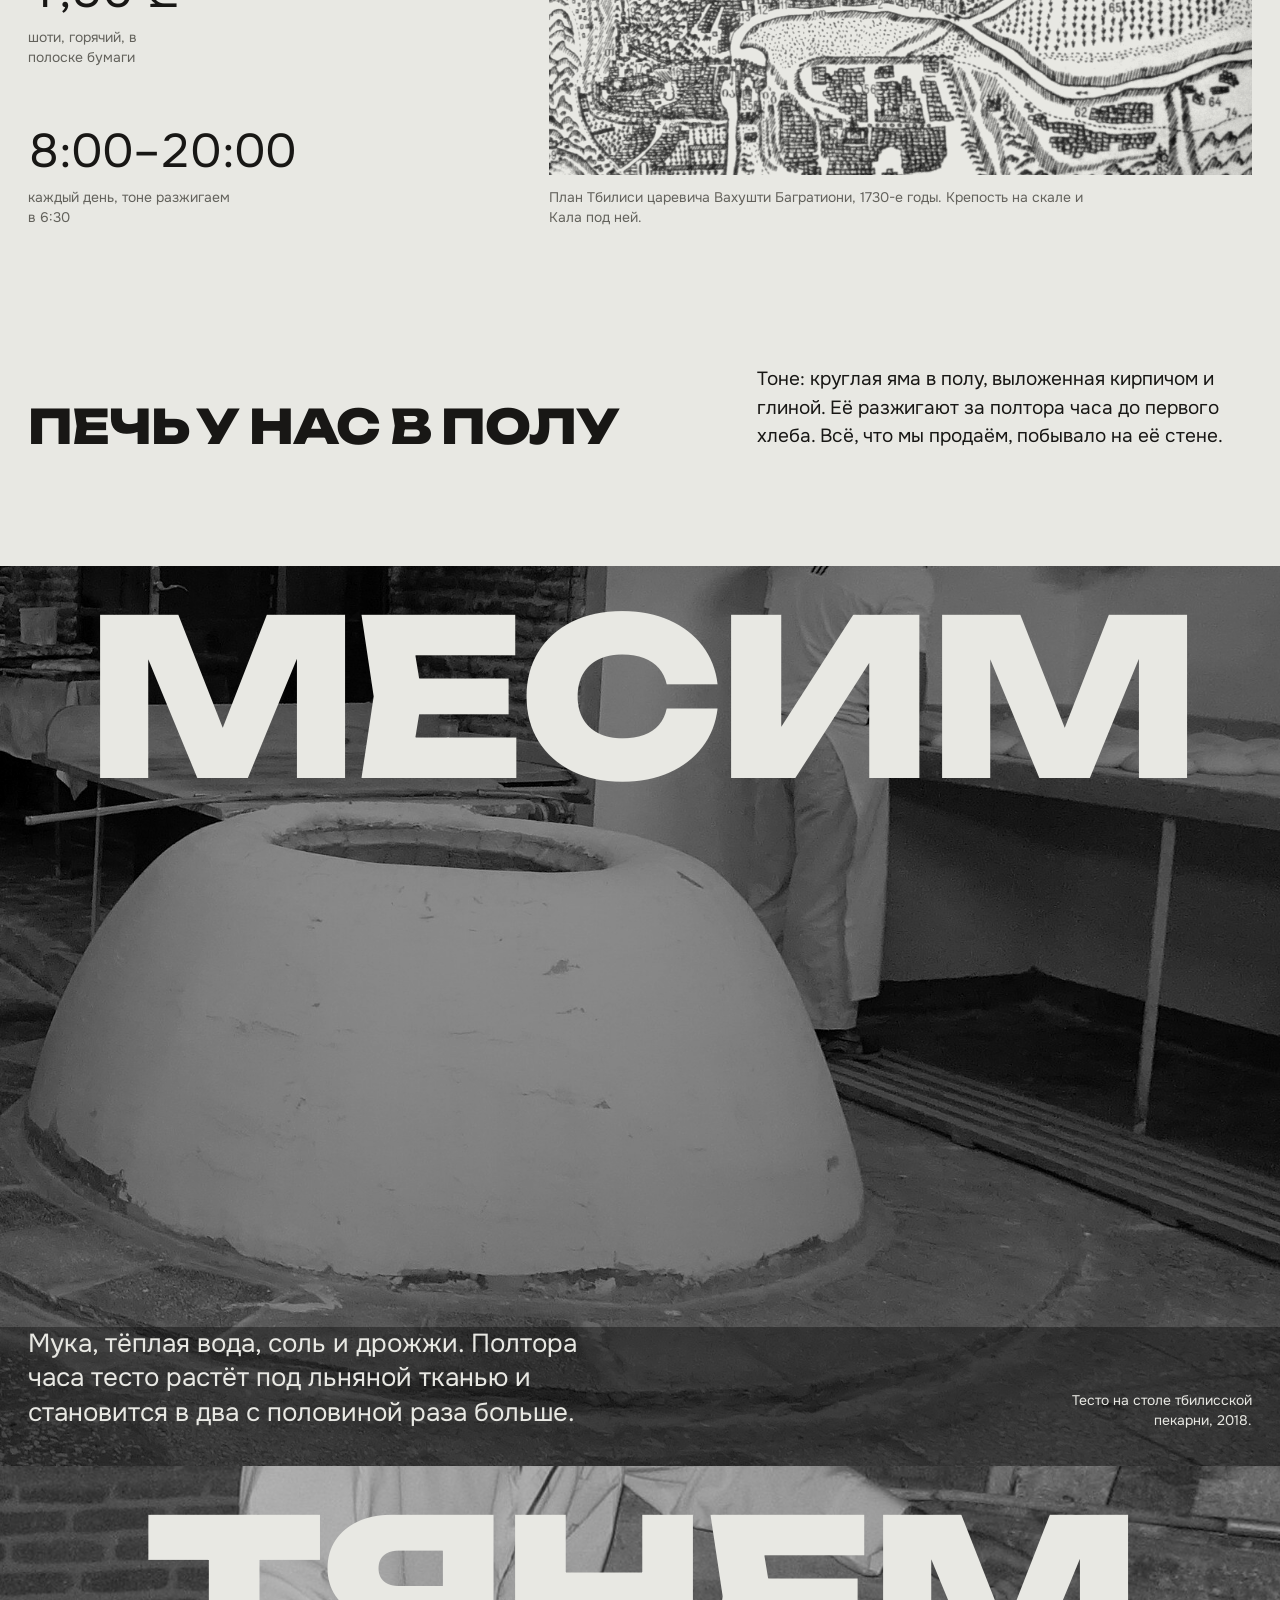
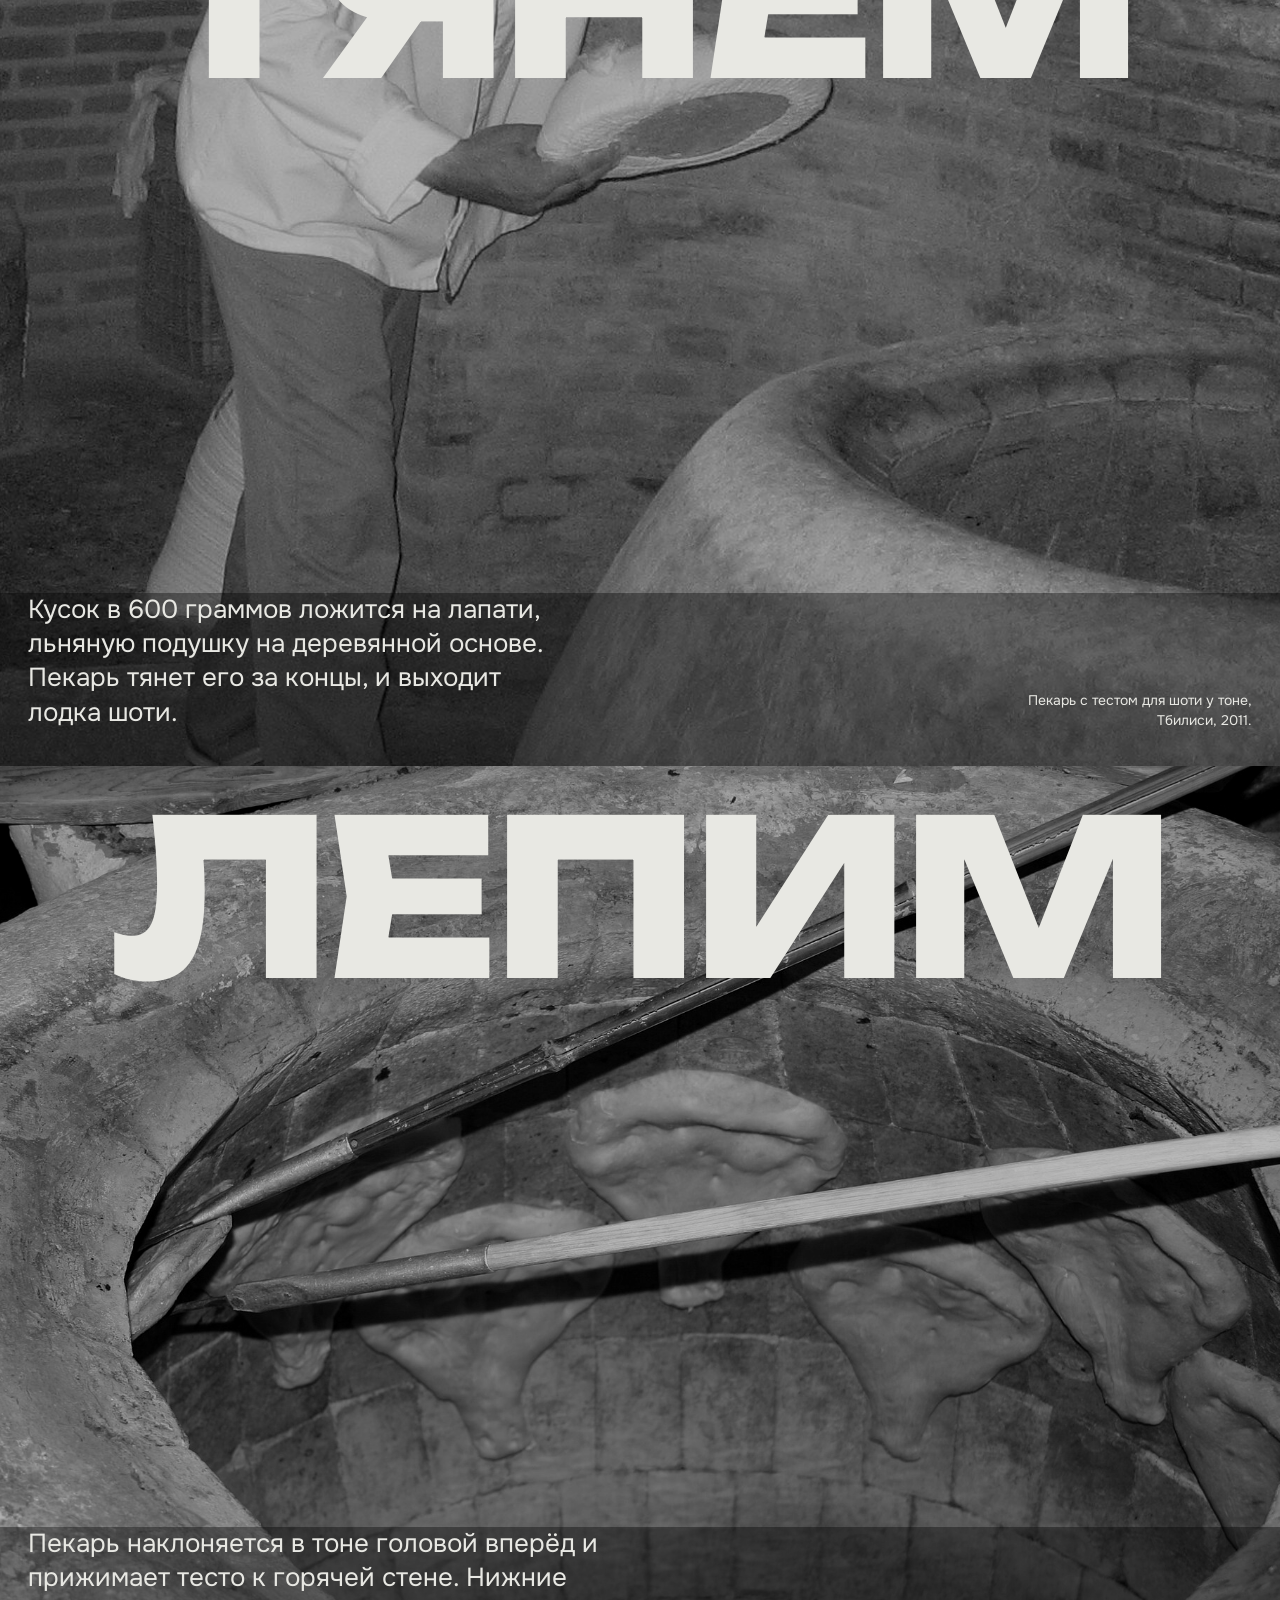
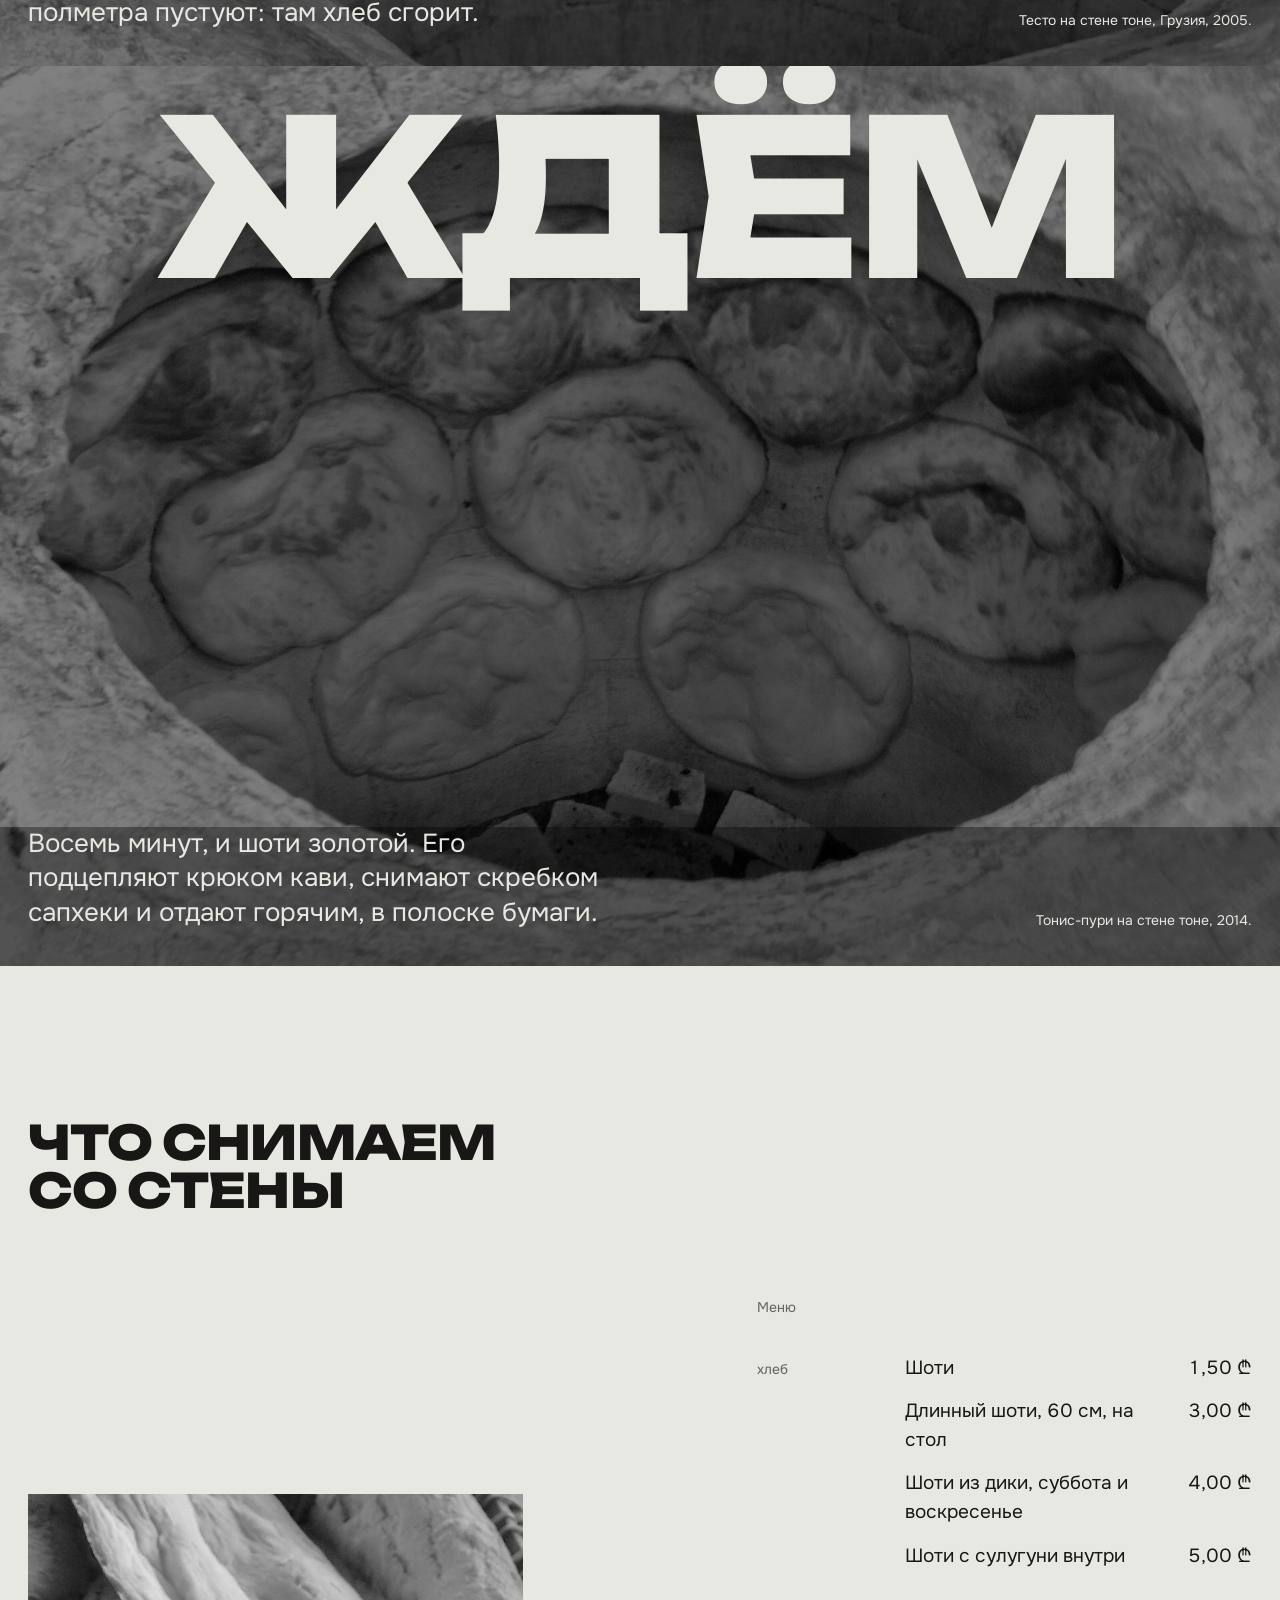
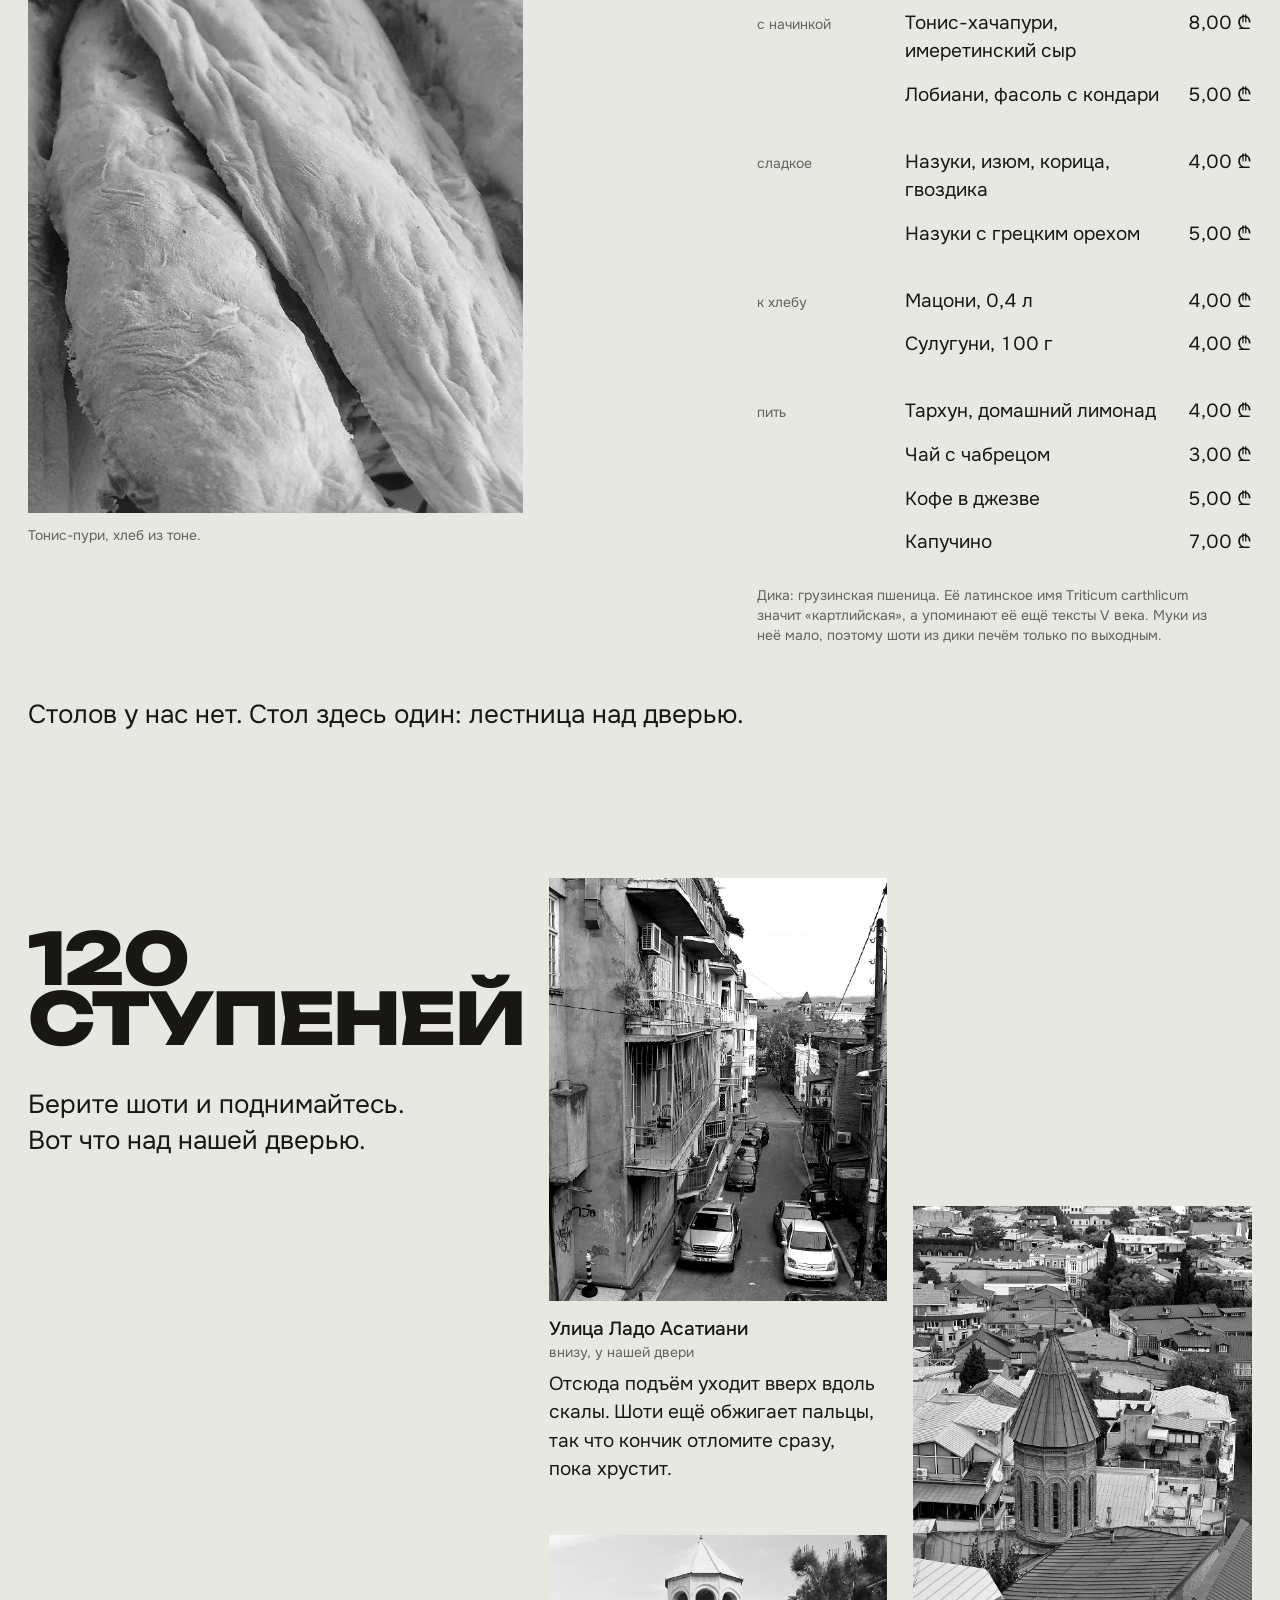
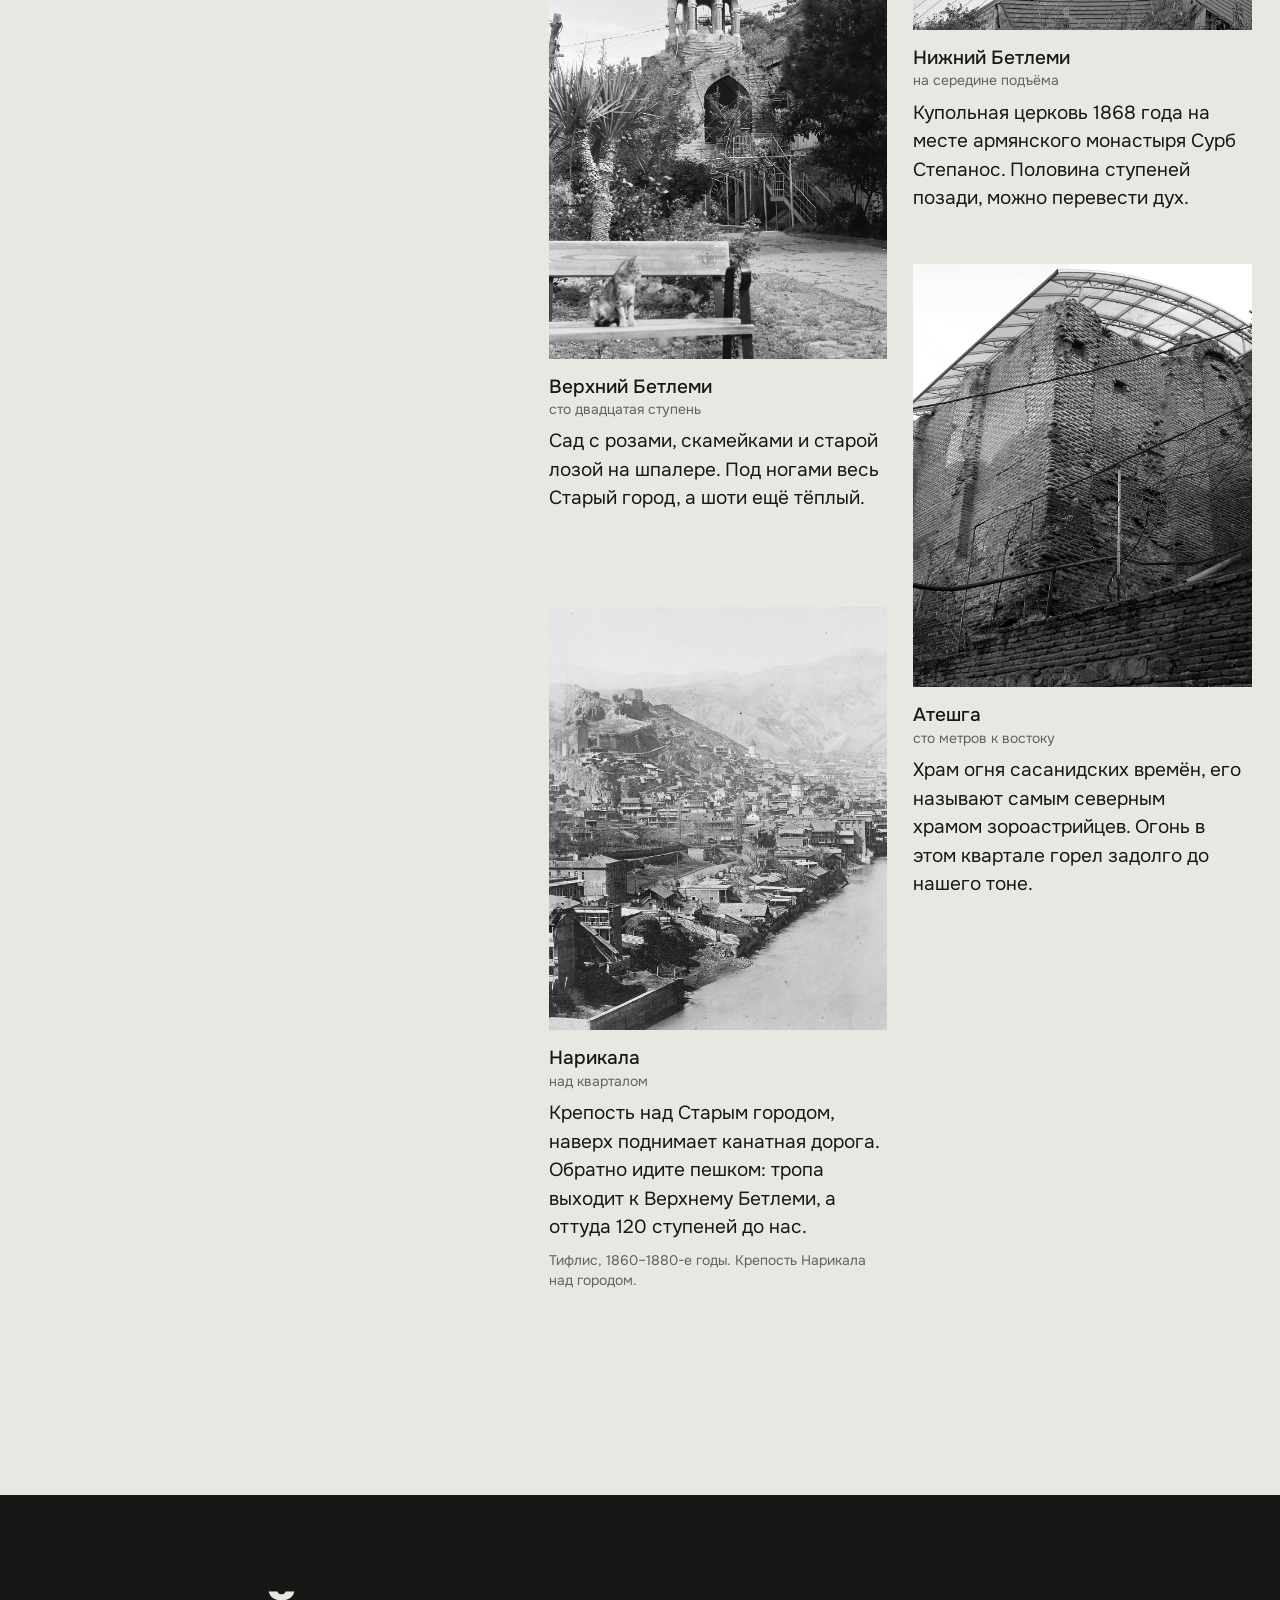
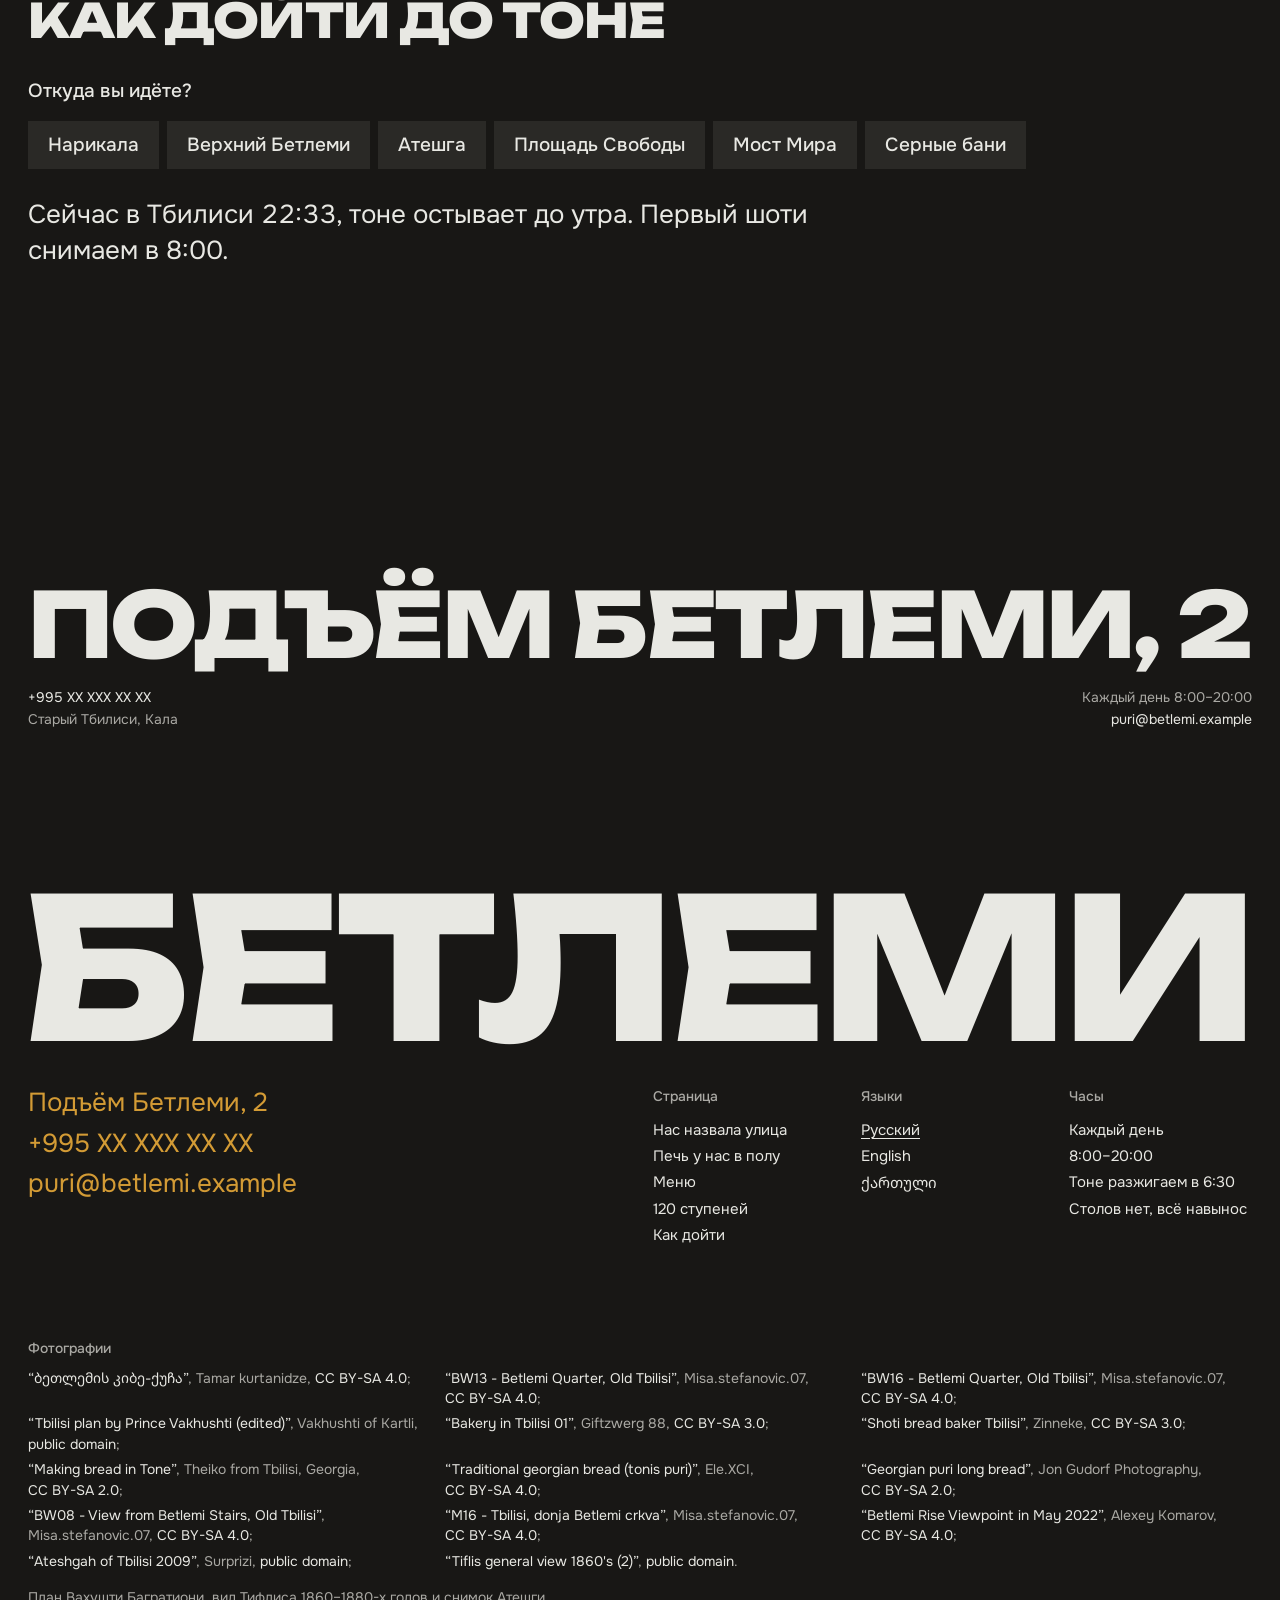
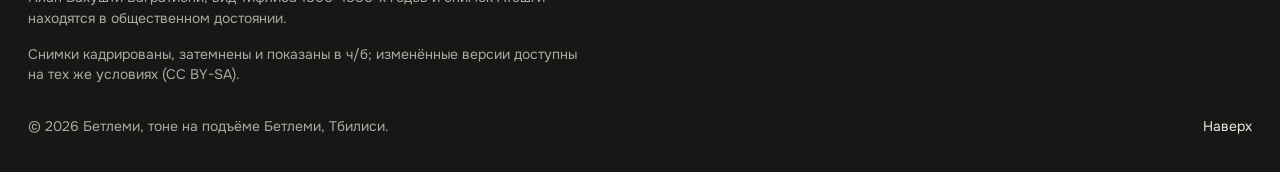
<file: tbilisi/index.html>
<!doctype html>
<html lang="ru">
<head>
  <meta charset="utf-8">
  <meta name="viewport" content="width=device-width, initial-scale=1">
  <title>Бетлеми: пекарня с тоне у лестницы Бетлеми, Старый Тбилиси</title>
  <meta name="description" content="Пекарня с тоне у подножия 120 ступеней Бетлеми. Шоти со стены печи каждые восемь минут, с 8:00 до 20:00. Подъём Бетлеми, 2, Тбилиси.">
  <meta property="og:type" content="website">
  <meta property="og:title" content="Бетлеми, пекарня с тоне у лестницы Бетлеми">
  <meta property="og:description" content="Горячий шоти со стены тоне каждые восемь минут. Старый Тбилиси, у первой ступени подъёма Бетлеми.">
  <meta property="og:image" content="./assets/betlemi-stairs.jpg">
  <meta property="og:locale" content="ru_RU">
  <meta name="theme-color" content="#181715">
  <link rel="icon" href="./assets/favicon.svg" type="image/svg+xml">
  <link rel="alternate" hreflang="ru" href="./index.html">
  <link rel="alternate" hreflang="en" href="./en/index.html">
  <link rel="alternate" hreflang="ka" href="./ka/index.html">
  <link rel="alternate" hreflang="x-default" href="./index.html">
  <link rel="preconnect" href="https://fonts.googleapis.com">
  <link rel="preconnect" href="https://fonts.gstatic.com" crossorigin>
  <link href="https://fonts.googleapis.com/css2?family=Unbounded:wght@800&amp;family=Onest:wght@400;500&amp;display=swap" rel="stylesheet">
  <link href="https://fonts.googleapis.com/css2?family=Noto+Sans+Georgian:wght@400;500&amp;text=%E1%83%90%E1%83%91%E1%83%94%E1%83%97%E1%83%98%E1%83%99%E1%83%9A%E1%83%9B%E1%83%A0%E1%83%A1%E1%83%A3%E1%83%A5%E1%83%A9&amp;display=swap" rel="stylesheet">
  <link rel="stylesheet" href="./styles.css">
  <script>document.documentElement.classList.add('js')</script>
</head>
<body>
  <a class="skip" href="#main">К содержанию</a>
  <header class="top">
    <a class="top__mark" href="#top" translate="no">Бетлеми</a>
    <div class="top__right">
      <div class="top__left">
        <button class="top__menu link" type="button" aria-expanded="false" aria-controls="sheet">Разделы</button>
        <nav class="top__links" aria-label="Разделы">
          <a class="link" href="#pech">Печь</a>
          <a class="link" href="#menu">Меню</a>
          <a class="link" href="#podjom">Подъём</a>
        </nav>
        <nav class="langs" aria-label="Языки">
          <a class="link" href="./index.html" hreflang="ru" lang="ru" aria-current="page">RU</a>
          <a class="link" href="./en/index.html" hreflang="en" lang="en" aria-label="English">EN</a>
          <a class="link ka-label" href="./ka/index.html" hreflang="ka" lang="ka" aria-label="ქართული">ქართ</a>
        </nav>
      </div>
      <a class="button top__cta" href="#dojti">Как дойти</a>
    </div>
  </header>
  <div class="sheet" id="sheet" role="dialog" aria-modal="true" aria-label="Разделы" hidden>
    <div class="sheet__bar">
      <button class="sheet__close link" type="button">Закрыть</button>
    </div>
    <nav class="sheet__nav" aria-label="Разделы">
      <ul>
        <li><a href="#pech">Печь</a></li>
        <li><a href="#menu">Меню</a></li>
        <li><a href="#podjom">Подъём</a></li>
        <li><a href="#dojti">Как дойти</a></li>
      </ul>
    </nav>
    <nav class="sheet__langs" aria-label="Языки">
      <ul>
        <li><a class="link link--on" href="./index.html" hreflang="ru" lang="ru" aria-current="page">Русский</a></li>
        <li><a class="link" href="./en/index.html" hreflang="en" lang="en">English</a></li>
        <li><a class="link ka-label" href="./ka/index.html" hreflang="ka" lang="ka">ქართული</a></li>
      </ul>
    </nav>
  </div>

  <main id="main" tabindex="-1">
    <section class="hero" id="top">
      <figure class="hero__media">
      <img src="./assets/betlemi-stairs.jpg" width="2560" height="1920" alt="Каменные ступени подъёма Бетлеми уходят вверх между кирпичными стенами и деревянными балконами." fetchpriority="high" decoding="async" style="--pos:50% 62%;--pos-n:64% 50%">
      <img src="./assets/betlemi-lane-bw13.jpg" width="2560" height="1707" alt="Квартал Бетлеми ранним утром: деревянные балконы над переулком." loading="lazy" decoding="async" style="--pos:60% 50%;--pos-n:38% 50%">
      <img src="./assets/betlemi-courtyard-bw16.jpg" width="2560" height="1707" alt="Двор в квартале Бетлеми: лестница к двери и полуподвал под ней." loading="lazy" decoding="async" style="--pos:50% 40%;--pos-n:46% 50%">
      </figure>
      <div class="hero__body">
        <div class="hero__row">
          <p class="hero__lead" data-load style="--d:380ms">Пекарня с тоне у подножия лестницы Бетлеми, Старый Тбилиси.<br>Горячий шоти со стены печи каждые 8&nbsp;минут, <span class="nw">8:00–20:00</span>.</p>
          <div class="hero__aside" data-load style="--d:460ms">
            <button class="hero__pause link" type="button" hidden data-stop="Пауза| в смене кадров" data-play="Продолжить| смену кадров">Пауза<span class="sr-only"> в смене кадров</span></button>
            <a class="button" href="#dojti">Как дойти</a>
          </div>
        </div>
        <h1 class="hero__name display" translate="no" data-fit data-fit-max="16" data-fit-max-narrow="24"><span class="fit">Бетлеми</span></h1>
      </div>
    </section>

    <section class="name wrap" id="dom">
      <div class="grid name__top">
        <h2 class="head name__title" data-reveal>Нас назвала улица</h2>
        <p class="name__note" data-reveal style="--i:1">Бетлеми по-грузински значит Вифлеем, а Вифлеем на иврите значит «дом хлеба». Наша печь стоит у первой ступени этого дома.</p>
      </div>
      <ul class="facts">
        <li class="fact" data-reveal style="--i:0">
          <p class="fact__big">120&nbsp;ступеней</p>
          <p class="fact__note small">над дверью, до сада Верхнего Бетлеми</p>
        </li>
        <li class="fact" data-reveal style="--i:1">
          <p class="fact__big">8&nbsp;минут</p>
          <p class="fact__note small">столько шоти держится на стене тоне</p>
        </li>
        <li class="fact" data-reveal style="--i:2">
          <p class="fact__big">1,50&nbsp;₾</p>
          <p class="fact__note small">шоти, горячий, в полоске бумаги</p>
        </li>
        <li class="fact" data-reveal style="--i:3">
          <p class="fact__big"><span class="nw">8:00–20:00</span></p>
          <p class="fact__note small">каждый день, тоне разжигаем в 6:30</p>
        </li>
      </ul>
      <figure class="grid name__planrow">
        <div class="name__plan">
          <div class="name__planframe shutter" data-reveal><img src="./assets/vakhushti-plan.jpg" width="1800" height="2052" alt="Старинный план Тбилиси: крепость на скале, кварталы Калы и река Кура." loading="lazy" decoding="async" style="--pos:50% 4%"></div>
        </div>
        <figcaption class="name__planside cap" data-reveal style="--i:2">План Тбилиси царевича Вахушти Багратиони, 1730-е годы. Крепость на скале и Кала под ней.</figcaption>
      </figure>
    </section>

    <section class="oven" id="pech">
      <div class="oven__intro wrap grid">
        <h2 class="head oven__title" data-reveal>Печь у нас в полу</h2>
        <p class="oven__text" data-reveal style="--i:1">Тоне: круглая яма в полу, выложенная кирпичом и глиной. Её разжигают за полтора часа до первого хлеба. Всё, что мы продаём, побывало на её стене.</p>
      </div>
    <div class="panel" id="pech-1">
      <figure class="panel__media"><img src="./assets/tbilisi-bakery-dough.jpg" width="1728" height="1253" alt="Пекарь, стоя спиной, раскладывает круглые заготовки теста на длинном столе, рядом белый купол тоне." loading="lazy" decoding="async" style="--pos:75% 0%;--pos-n:80% 0%;--dim:0.56"></figure>
      <div class="panel__track wrap">
        <h3 class="panel__verb display" data-fit data-fit-group="verbs" data-fit-max="17" data-fit-max-narrow="24"><span class="fit">Месим</span></h3>
      </div>
      <div class="panel__foot">
        <p class="panel__say" data-reveal>Мука, тёплая вода, соль и дрожжи. Полтора часа тесто растёт под льняной тканью и становится в два с половиной раза больше.</p>
        <p class="panel__cap small" data-reveal style="--i:1">Тесто на столе тбилисской пекарни, 2018.</p>
      </div>
    </div>
    <div class="panel" id="pech-2">
      <figure class="panel__media"><img src="./assets/tbilisi-shoti-baker-hands.jpg" width="2385" height="875" alt="Руки пекаря держат растянутое тесто на круглой подушке у края тоне, слева на столе ряды заготовок." loading="lazy" decoding="async" style="--pos:58% 50%;--pos-n:47% 50%"></figure>
      <div class="panel__track wrap">
        <h3 class="panel__verb display" data-fit data-fit-group="verbs" data-fit-max="17" data-fit-max-narrow="24"><span class="fit">Тянем</span></h3>
      </div>
      <div class="panel__foot">
        <p class="panel__say" data-reveal>Кусок в 600&nbsp;граммов ложится на лапати, льняную подушку на деревянной основе. Пекарь тянет его за концы, и выходит лодка шоти.</p>
        <p class="panel__cap small" data-reveal style="--i:1">Пекарь с тестом для шоти у тоне, Тбилиси, 2011.</p>
      </div>
    </div>
    <div class="panel" id="pech-3">
      <figure class="panel__media"><img src="./assets/tone-dough-on-wall.jpg" width="1920" height="1280" alt="Круглое жерло печи в полу, на стенах висят светлые полосы теста." loading="lazy" decoding="async" style="--pos:50% 50%"></figure>
      <div class="panel__track wrap">
        <h3 class="panel__verb display" data-fit data-fit-group="verbs" data-fit-max="17" data-fit-max-narrow="24"><span class="fit">Лепим</span></h3>
      </div>
      <div class="panel__foot">
        <p class="panel__say" data-reveal>Пекарь наклоняется в тоне головой вперёд и прижимает тесто к горячей стене. Нижние полметра пустуют: там хлеб сгорит.</p>
        <p class="panel__cap small" data-reveal style="--i:1">Тесто на стене тоне, Грузия, 2005.</p>
      </div>
    </div>
    <div class="panel" id="pech-4">
      <figure class="panel__media"><img src="./assets/tonis-puri.jpg" width="1920" height="1920" alt="Круглые хлебы румянятся на стене тоне." loading="lazy" decoding="async" style="--pos:50% 42%;--dim:0.5"></figure>
      <div class="panel__track wrap">
        <h3 class="panel__verb display" data-fit data-fit-group="verbs" data-fit-max="17" data-fit-max-narrow="24"><span class="fit">Ждём</span></h3>
      </div>
      <div class="panel__foot">
        <p class="panel__say" data-reveal>Восемь минут, и шоти золотой. Его подцепляют крюком кави, снимают скребком сапхеки и отдают горячим, в полоске бумаги.</p>
        <p class="panel__cap small" data-reveal style="--i:1">Тонис-пури на стене тоне, 2014.</p>
      </div>
    </div>
    </section>

    <section class="menu wrap" id="menu">
      <div class="grid">
        <h2 class="head menu__title" data-reveal>Что снимаем<br>со стены</h2>
      </div>
      <div class="grid menu__body">
        <figure class="menu__photo">
          <div class="frame shutter" data-reveal><img src="./assets/shoti-basket.jpg" width="1400" height="1205" alt="Длинные шоти лежат в плетёной корзине." loading="lazy" decoding="async" style="--pos:60% 0%"></div>
          <figcaption class="cap">Тонис-пури, хлеб из тоне.</figcaption>
        </figure>
        <p class="menu__label small" aria-hidden="true">Меню</p>
        <div class="menu__list">
          <table>
            <caption class="sr-only">Меню</caption>
            <tbody>
              <tr class="first" data-reveal style="--i:0"><td class="kind">хлеб</td><td class="what">Шоти</td><td class="price">1,50&nbsp;₾</td></tr>
              <tr data-reveal style="--i:1"><td class="kind kind--rep"><span class="sr-only">хлеб</span></td><td class="what">Длинный шоти, 60&nbsp;см, на стол</td><td class="price">3,00&nbsp;₾</td></tr>
              <tr data-reveal style="--i:2"><td class="kind kind--rep"><span class="sr-only">хлеб</span></td><td class="what">Шоти из дики, суббота и воскресенье</td><td class="price">4,00&nbsp;₾</td></tr>
              <tr data-reveal style="--i:3"><td class="kind kind--rep"><span class="sr-only">хлеб</span></td><td class="what">Шоти с сулугуни внутри</td><td class="price">5,00&nbsp;₾</td></tr>
              <tr class="group first" data-reveal style="--i:4"><td class="kind">с начинкой</td><td class="what">Тонис-хачапури, имеретинский сыр</td><td class="price">8,00&nbsp;₾</td></tr>
              <tr data-reveal style="--i:5"><td class="kind kind--rep"><span class="sr-only">с начинкой</span></td><td class="what">Лобиани, фасоль с кондари</td><td class="price">5,00&nbsp;₾</td></tr>
              <tr class="group first" data-reveal style="--i:6"><td class="kind">сладкое</td><td class="what">Назуки, изюм, корица, гвоздика</td><td class="price">4,00&nbsp;₾</td></tr>
              <tr data-reveal style="--i:7"><td class="kind kind--rep"><span class="sr-only">сладкое</span></td><td class="what">Назуки с грецким орехом</td><td class="price">5,00&nbsp;₾</td></tr>
              <tr class="group first" data-reveal style="--i:0"><td class="kind">к хлебу</td><td class="what">Мацони, 0,4&nbsp;л</td><td class="price">4,00&nbsp;₾</td></tr>
              <tr data-reveal style="--i:1"><td class="kind kind--rep"><span class="sr-only">к хлебу</span></td><td class="what">Сулугуни, 100&nbsp;г</td><td class="price">4,00&nbsp;₾</td></tr>
              <tr class="group first" data-reveal style="--i:2"><td class="kind">пить</td><td class="what">Тархун, домашний лимонад</td><td class="price">4,00&nbsp;₾</td></tr>
              <tr data-reveal style="--i:3"><td class="kind kind--rep"><span class="sr-only">пить</span></td><td class="what">Чай с чабрецом</td><td class="price">3,00&nbsp;₾</td></tr>
              <tr data-reveal style="--i:4"><td class="kind kind--rep"><span class="sr-only">пить</span></td><td class="what">Кофе в джезве</td><td class="price">5,00&nbsp;₾</td></tr>
              <tr data-reveal style="--i:5"><td class="kind kind--rep"><span class="sr-only">пить</span></td><td class="what">Капучино</td><td class="price">7,00&nbsp;₾</td></tr>
            </tbody>
          </table>
        </div>
        <p class="menu__note small" data-reveal>Дика: грузинская пшеница. Её латинское имя Triticum carthlicum значит «картлийская», а упоминают её ещё тексты V&nbsp;века. Муки из неё мало, поэтому шоти из дики печём только по выходным.</p>
      </div>
      <p class="menu__close lead" data-reveal>Столов у нас нет. Стол здесь один: лестница над дверью.</p>
    </section>

    <section class="climb wrap" id="podjom">
      <div class="grid climb__grid">
        <div class="climb__side">
          <div class="climb__pin">
            <h2 class="climb__title display" data-fit data-fit-max="12" data-fit-max-narrow="17"><span class="fit">120<br>ступеней</span></h2>
            <p class="climb__intro lead" data-reveal style="--i:1">Берите шоти и поднимайтесь. Вот что над нашей дверью.</p>
          </div>
        </div>
        <ol class="places">
        <li class="place">
          <figure>
            <div class="place__frame shutter" data-reveal><img src="./assets/betlemi-view-down-bw08.jpg" width="1920" height="1280" alt="Вид со ступеней Бетлеми вниз, на улицу Старого города ранним утром." loading="lazy" decoding="async" style="--pos:55% 50%"></div>
            <figcaption class="place__text" data-reveal style="--i:1">
              <h3 class="place__name">Улица Ладо Асатиани</h3>
              <p class="place__where small">внизу, у нашей двери</p>
              <p class="place__say">Отсюда подъём уходит вверх вдоль скалы. Шоти ещё обжигает пальцы, так что кончик отломите сразу, пока хрустит.</p>
            </figcaption>
          </figure>
        </li>
        <li class="place">
          <figure>
            <div class="place__frame shutter" data-reveal><img src="./assets/lower-betlemi.jpg" width="1920" height="1280" alt="Купол церкви Нижний Бетлеми над крышами Старого города." loading="lazy" decoding="async" style="--pos:42% 60%"></div>
            <figcaption class="place__text" data-reveal style="--i:1">
              <h3 class="place__name">Нижний Бетлеми</h3>
              <p class="place__where small">на середине подъёма</p>
              <p class="place__say">Купольная церковь 1868 года на месте армянского монастыря Сурб Степанос. Половина ступеней позади, можно перевести дух.</p>
            </figcaption>
          </figure>
        </li>
        <li class="place">
          <figure>
            <div class="place__frame shutter" data-reveal><img src="./assets/upper-betlemi-garden.jpg" width="1200" height="1800" alt="Церковь Верхний Бетлеми с колокольней из кирпича." loading="lazy" decoding="async" style="--pos:50% 40%"></div>
            <figcaption class="place__text" data-reveal style="--i:1">
              <h3 class="place__name">Верхний Бетлеми</h3>
              <p class="place__where small">сто двадцатая ступень</p>
              <p class="place__say">Сад с розами, скамейками и старой лозой на шпалере. Под ногами весь Старый город, а шоти ещё тёплый.</p>
            </figcaption>
          </figure>
        </li>
        <li class="place">
          <figure>
            <div class="place__frame shutter" data-reveal><img src="./assets/ateshgah.jpg" width="1920" height="1440" alt="Кирпичные стены древнего храма огня Атешга в тбилисском дворе." loading="lazy" decoding="async" style="--pos:45% 50%"></div>
            <figcaption class="place__text" data-reveal style="--i:1">
              <h3 class="place__name">Атешга</h3>
              <p class="place__where small">сто метров к востоку</p>
              <p class="place__say">Храм огня сасанидских времён, его называют самым северным храмом зороастрийцев. Огонь в этом квартале горел задолго до нашего тоне.</p>
            </figcaption>
          </figure>
        </li>
        <li class="place">
          <figure>
            <div class="place__frame shutter" data-reveal><img src="./assets/tiflis-1860s.jpg" width="2000" height="1500" alt="Старая фотография Тифлиса: крепость на гребне, под ней плотная застройка старого города." loading="lazy" decoding="async" style="--pos:8% 50%"></div>
            <figcaption class="place__text" data-reveal style="--i:1">
              <h3 class="place__name">Нарикала</h3>
              <p class="place__where small">над кварталом</p>
              <p class="place__say">Крепость над Старым городом, наверх поднимает канатная дорога. Обратно идите пешком: тропа выходит к Верхнему Бетлеми, а оттуда 120&nbsp;ступеней до нас.</p>
              <p class="place__cap small">Тифлис, 1860–1880-е годы. Крепость Нарикала над городом.</p>
            </figcaption>
          </figure>
        </li>
        </ol>
      </div>
    </section>

    <section class="reach wrap" id="dojti">
      <div class="reach__head">
        <h2 class="head reach__title" data-reveal>Как дойти до тоне</h2>
        <div class="live" data-reveal style="--i:1">
          <p class="live__ask" id="live-ask">Откуда вы идёте?</p>
          <div class="live__places" role="group" aria-labelledby="live-ask" hidden>
          <button class="place-btn" type="button" data-place="narikala" aria-pressed="false">Нарикала</button>
          <button class="place-btn" type="button" data-place="upper" aria-pressed="false">Верхний Бетлеми</button>
          <button class="place-btn" type="button" data-place="ateshgah" aria-pressed="false">Атешга</button>
          <button class="place-btn" type="button" data-place="freedom" aria-pressed="false">Площадь Свободы</button>
          <button class="place-btn" type="button" data-place="bridge" aria-pressed="false">Мост Мира</button>
          <button class="place-btn" type="button" data-place="baths" aria-pressed="false">Серные бани</button>
          </div>
          <p class="live__fallback">Шоти снимаем каждые восемь минут, с 8:00 до 20:00. Пешком до нас: от Нарикалы 12&nbsp;минут, от Верхнего Бетлеми 3, от Атешги 4, с площади Свободы 9, с моста Мира 10, от серных бань 12.</p>
          <p class="live__out"></p>
          <p class="sr-only" id="live-say" role="status"></p>
        </div>
      </div>
      <div class="reach__foot">
        <a class="reach__addr" href="https://www.openstreetmap.org/?mlat=41.6898&amp;mlon=44.8041#map=19/41.6898/44.8041"><span class="display" data-fit data-fit-max="9" data-fit-max-narrow="13"><span class="fit">Подъём <br class="br-narrow">Бетлеми, 2</span></span></a>
        <div class="reach__corners small">
          <p><span class="contact">+995 XX XXX XX XX</span><br>Старый Тбилиси, Кала</p>
          <p class="r">Каждый день <span class="nw">8:00–20:00</span><br><span class="contact">puri@betlemi.example</span></p>
        </div>
      </div>
    </section>
  </main>

  <footer class="foot wrap">
    <div class="foot__mark" aria-hidden="true" translate="no"><p class="display" data-fit data-fit-max="16" data-fit-max-narrow="24"><span class="fit">Бетлеми</span></p></div>
    <div class="grid foot__row">
      <ul class="foot__places">
        <li><a class="link" href="https://www.openstreetmap.org/?mlat=41.6898&amp;mlon=44.8041#map=19/41.6898/44.8041">Подъём Бетлеми, 2</a></li>
        <li><span class="contact">+995 XX XXX XX XX</span></li>
        <li><span class="contact">puri@betlemi.example</span></li>
      </ul>
      <div class="foot__cols">
        <div>
          <h3>Страница</h3>
          <ul>
            <li><a class="link" href="#dom">Нас назвала улица</a></li>
            <li><a class="link" href="#pech">Печь у нас в полу</a></li>
            <li><a class="link" href="#menu">Меню</a></li>
            <li><a class="link" href="#podjom">120 ступеней</a></li>
            <li><a class="link" href="#dojti">Как дойти</a></li>
          </ul>
        </div>
        <div>
          <h3>Языки</h3>
          <ul>
            <li><a class="link link--on" href="./index.html" hreflang="ru" lang="ru" aria-current="page">Русский</a></li>
            <li><a class="link" href="./en/index.html" hreflang="en" lang="en">English</a></li>
            <li><a class="link ka-label" href="./ka/index.html" hreflang="ka" lang="ka">ქართული</a></li>
          </ul>
        </div>
        <div>
          <h3>Часы</h3>
          <ul>
            <li>Каждый день <span class="nw">8:00–20:00</span></li>
            <li>Тоне разжигаем в 6:30</li>
            <li>Столов нет, всё навынос</li>
          </ul>
        </div>
      </div>
    </div>
    <div class="foot__credits small">
      <h3>Фотографии</h3>
      <ul>
        <li><a class="link" href="https://commons.wikimedia.org/wiki/File:%E1%83%91%E1%83%94%E1%83%97%E1%83%9A%E1%83%94%E1%83%9B%E1%83%98%E1%83%A1_%E1%83%99%E1%83%98%E1%83%91%E1%83%94-%E1%83%A5%E1%83%A3%E1%83%A9%E1%83%90.jpg">“ბეთლემის კიბე-ქუჩა”</a>, Tamar kurtanidze, <a class="link" href="https://creativecommons.org/licenses/by-sa/4.0"><span class="nw">CC BY-SA 4.0</span></a>;</li>
        <li><a class="link" href="https://commons.wikimedia.org/wiki/File:BW13_-_Betlemi_Quarter,_Old_Tbilisi.jpg">“BW13 - Betlemi Quarter, Old Tbilisi”</a>, Misa.stefanovic.07, <a class="link" href="https://creativecommons.org/licenses/by-sa/4.0"><span class="nw">CC BY-SA 4.0</span></a>;</li>
        <li><a class="link" href="https://commons.wikimedia.org/wiki/File:BW16_-_Betlemi_Quarter,_Old_Tbilisi.jpg">“BW16 - Betlemi Quarter, Old Tbilisi”</a>, Misa.stefanovic.07, <a class="link" href="https://creativecommons.org/licenses/by-sa/4.0"><span class="nw">CC BY-SA 4.0</span></a>;</li>
        <li><a class="link" href="https://commons.wikimedia.org/wiki/File:Tbilisi_plan_by_Prince_Vakhushti_(edited).jpg">“Tbilisi plan by Prince Vakhushti (edited)”</a>, Vakhushti of Kartli, <a class="link" href="https://creativecommons.org/publicdomain/mark/1.0/"><span class="nw">public domain</span></a>;</li>
        <li><a class="link" href="https://commons.wikimedia.org/wiki/File:Bakery_in_Tbilisi_01.jpg">“Bakery in Tbilisi 01”</a>, Giftzwerg 88, <a class="link" href="https://creativecommons.org/licenses/by-sa/3.0"><span class="nw">CC BY-SA 3.0</span></a>;</li>
        <li><a class="link" href="https://commons.wikimedia.org/wiki/File:Shoti_bread_baker_Tbilisi.jpg">“Shoti bread baker Tbilisi”</a>, Zinneke, <a class="link" href="https://creativecommons.org/licenses/by-sa/3.0"><span class="nw">CC BY-SA 3.0</span></a>;</li>
        <li><a class="link" href="https://commons.wikimedia.org/wiki/File:Making_bread_in_Tone.jpg">“Making bread in Tone”</a>, Theiko from Tbilisi, Georgia, <a class="link" href="https://creativecommons.org/licenses/by-sa/2.0"><span class="nw">CC BY-SA 2.0</span></a>;</li>
        <li><a class="link" href="https://commons.wikimedia.org/wiki/File:Traditional_georgian_bread_(tonis_puri).jpg">“Traditional georgian bread (tonis puri)”</a>, Ele.XCI, <a class="link" href="https://creativecommons.org/licenses/by-sa/4.0"><span class="nw">CC BY-SA 4.0</span></a>;</li>
        <li><a class="link" href="https://commons.wikimedia.org/wiki/File:Georgian_puri_long_bread.jpg">“Georgian puri long bread”</a>, Jon Gudorf Photography, <a class="link" href="https://creativecommons.org/licenses/by-sa/2.0"><span class="nw">CC BY-SA 2.0</span></a>;</li>
        <li><a class="link" href="https://commons.wikimedia.org/wiki/File:BW08_-_View_from_Betlemi_Stairs,_Old_Tbilisi.jpg">“BW08 - View from Betlemi Stairs, Old Tbilisi”</a>, Misa.stefanovic.07, <a class="link" href="https://creativecommons.org/licenses/by-sa/4.0"><span class="nw">CC BY-SA 4.0</span></a>;</li>
        <li><a class="link" href="https://commons.wikimedia.org/wiki/File:M16_-_Tbilisi,_donja_Betlemi_crkva.jpg">“M16 - Tbilisi, donja Betlemi crkva”</a>, Misa.stefanovic.07, <a class="link" href="https://creativecommons.org/licenses/by-sa/4.0"><span class="nw">CC BY-SA 4.0</span></a>;</li>
        <li><a class="link" href="https://commons.wikimedia.org/wiki/File:Betlemi_Rise_Viewpoint_in_May_2022.jpg">“Betlemi Rise Viewpoint in May 2022”</a>, Alexey Komarov, <a class="link" href="https://creativecommons.org/licenses/by-sa/4.0"><span class="nw">CC BY-SA 4.0</span></a>;</li>
        <li><a class="link" href="https://commons.wikimedia.org/wiki/File:Ateshgah_of_Tbilisi_2009.jpg">“Ateshgah of Tbilisi 2009”</a>, Surprizi, <a class="link" href="https://creativecommons.org/publicdomain/mark/1.0/"><span class="nw">public domain</span></a>;</li>
        <li><a class="link" href="https://commons.wikimedia.org/wiki/File:Tiflis_general_view_1860%27s_(2).jpg">“Tiflis general view 1860's (2)”</a>, <a class="link" href="https://creativecommons.org/publicdomain/mark/1.0/"><span class="nw">public domain</span></a>.</li>
      </ul>
      <p>План Вахушти Багратиони, вид Тифлиса 1860–1880-х годов и снимок Атешги находятся в общественном достоянии.</p>
      <p>Снимки кадрированы, затемнены и показаны в ч/б; изменённые версии доступны на тех же условиях <span class="nw">(CC BY-SA)</span>.</p>
    </div>
    <div class="foot__last small">
      <p>© 2026 Бетлеми, тоне на подъёме Бетлеми, Тбилиси.</p>
      <a class="link" href="#top">Наверх</a>
    </div>
  </footer>

  <script type="application/json" id="live-data">{"idleLit":"Сейчас в&nbsp;Тбилиси {now}, тоне горит. Выберите, откуда идёте, и&nbsp;мы скажем, к&nbsp;какому шоти вы успеете.","idleOff":"Сейчас в&nbsp;Тбилиси {now}, тоне остывает до утра. Первый шоти снимаем в&nbsp;8:00.","ok":"{place}: {n}&nbsp;{word} пешком{stairs}. У&nbsp;двери будете в&nbsp;{arrive}, ближайший шоти снимаем в&nbsp;{next}.","exact":"{place}: {n}&nbsp;{word} пешком{stairs}. У&nbsp;двери будете в&nbsp;{arrive}, и&nbsp;шоти снимут со стены при вас.","early":"{place}: {n}&nbsp;{word} пешком{stairs}. Первый шоти снимаем в&nbsp;8:00, выходите в&nbsp;{leave}.","late":"{place}: {n}&nbsp;{word} пешком{stairs}. Сегодня уже не успеть, последний шоти снимаем в&nbsp;20:00. Завтра первый в&nbsp;8:00.","stairs":", 120 ступеней вниз","minutes":["минута","минуты","минут"],"places":{"narikala":{"name":"Нарикала","n":12,"stairs":true},"upper":{"name":"Верхний Бетлеми","n":3,"stairs":true},"ateshgah":{"name":"Атешга","n":4,"stairs":true},"freedom":{"name":"Площадь Свободы","n":9,"stairs":false},"bridge":{"name":"Мост Мира","n":10,"stairs":false},"baths":{"name":"Серные бани","n":12,"stairs":false}}}</script>
  <script src="./main.js" defer></script>
</body>
</html>
</file>
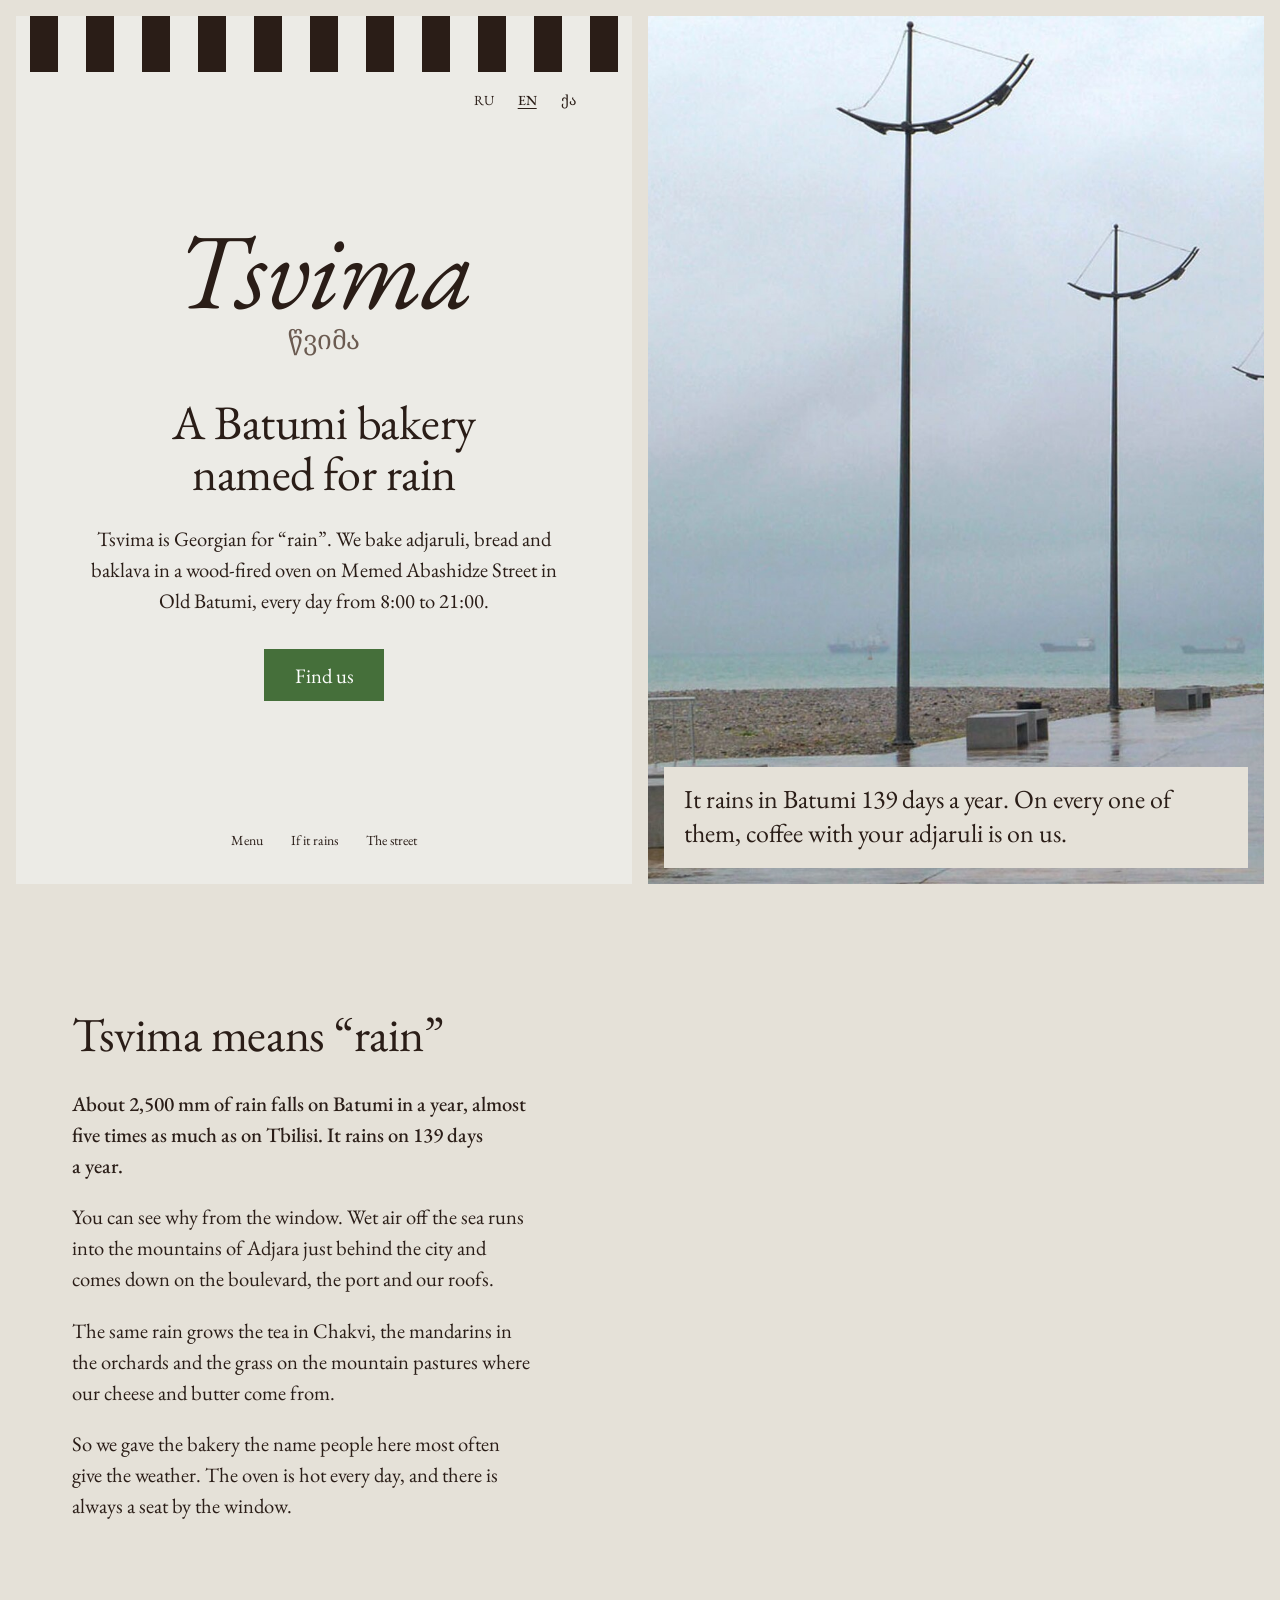
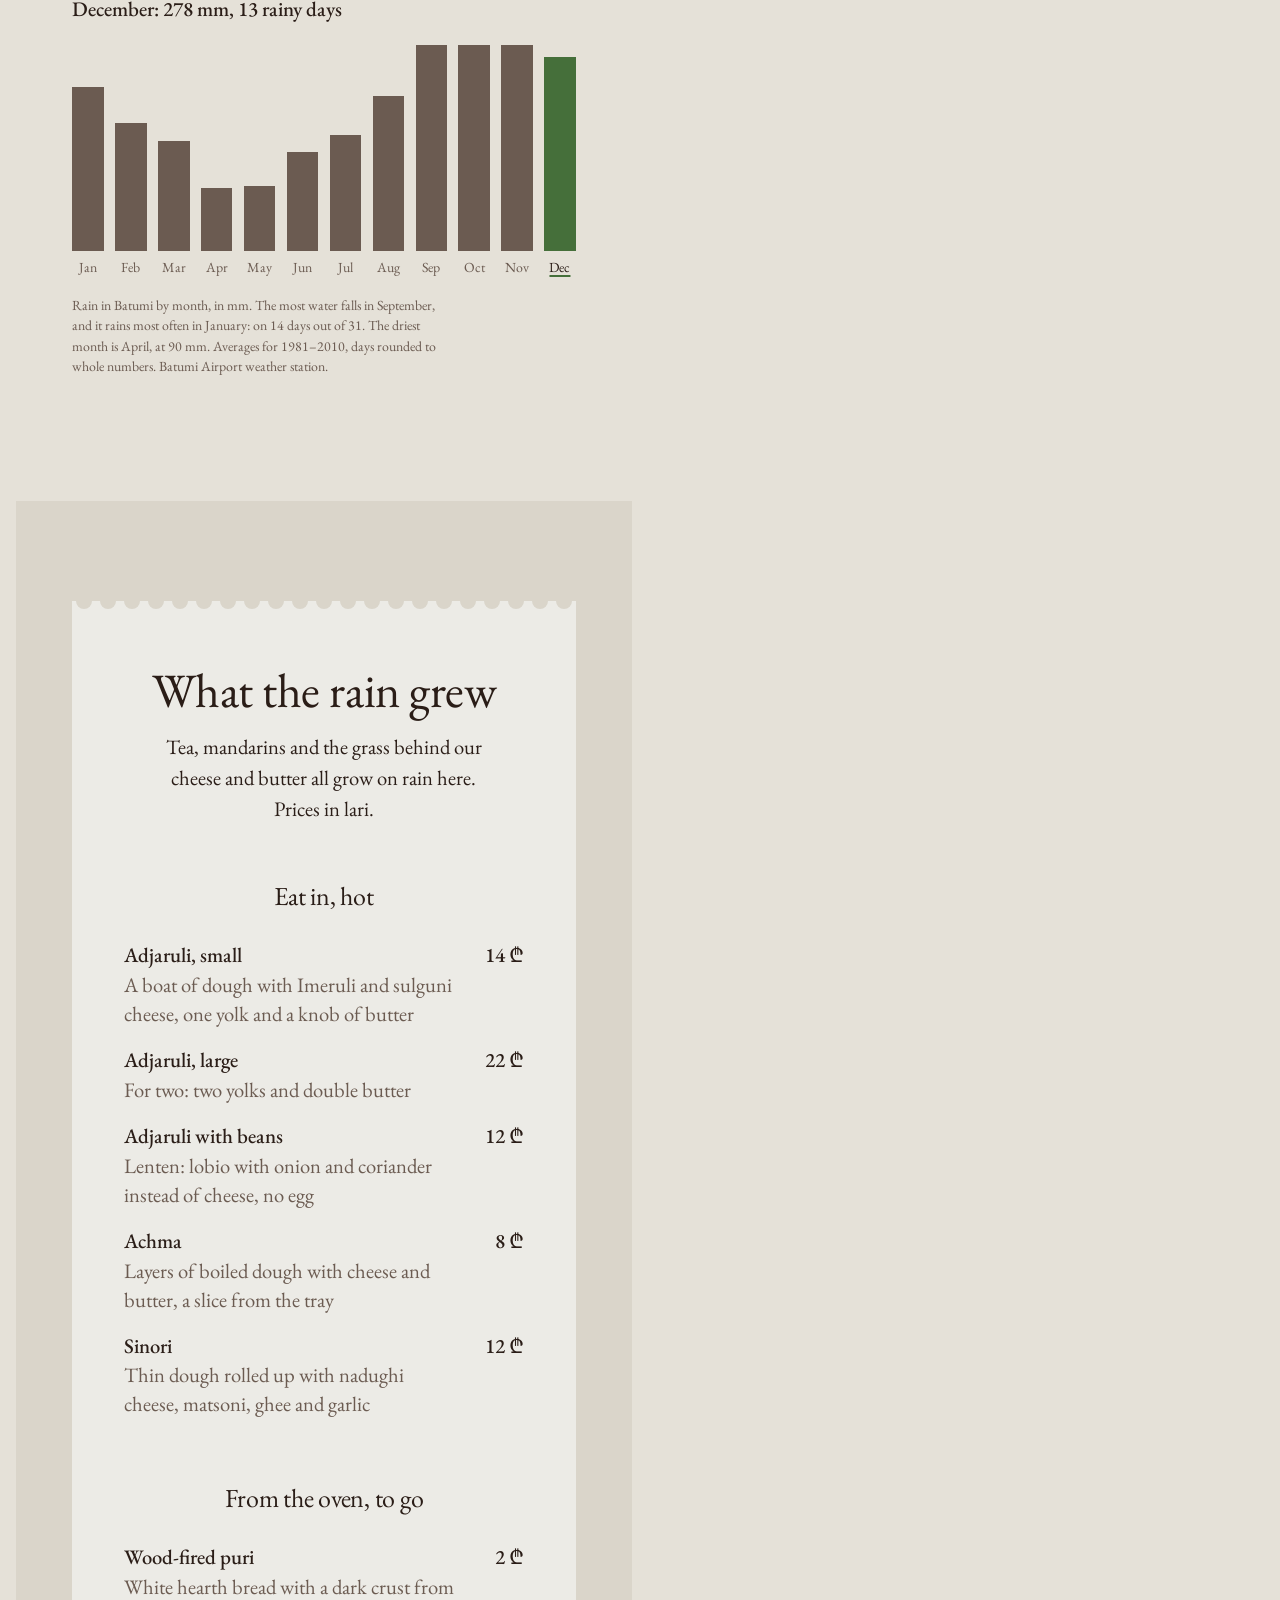
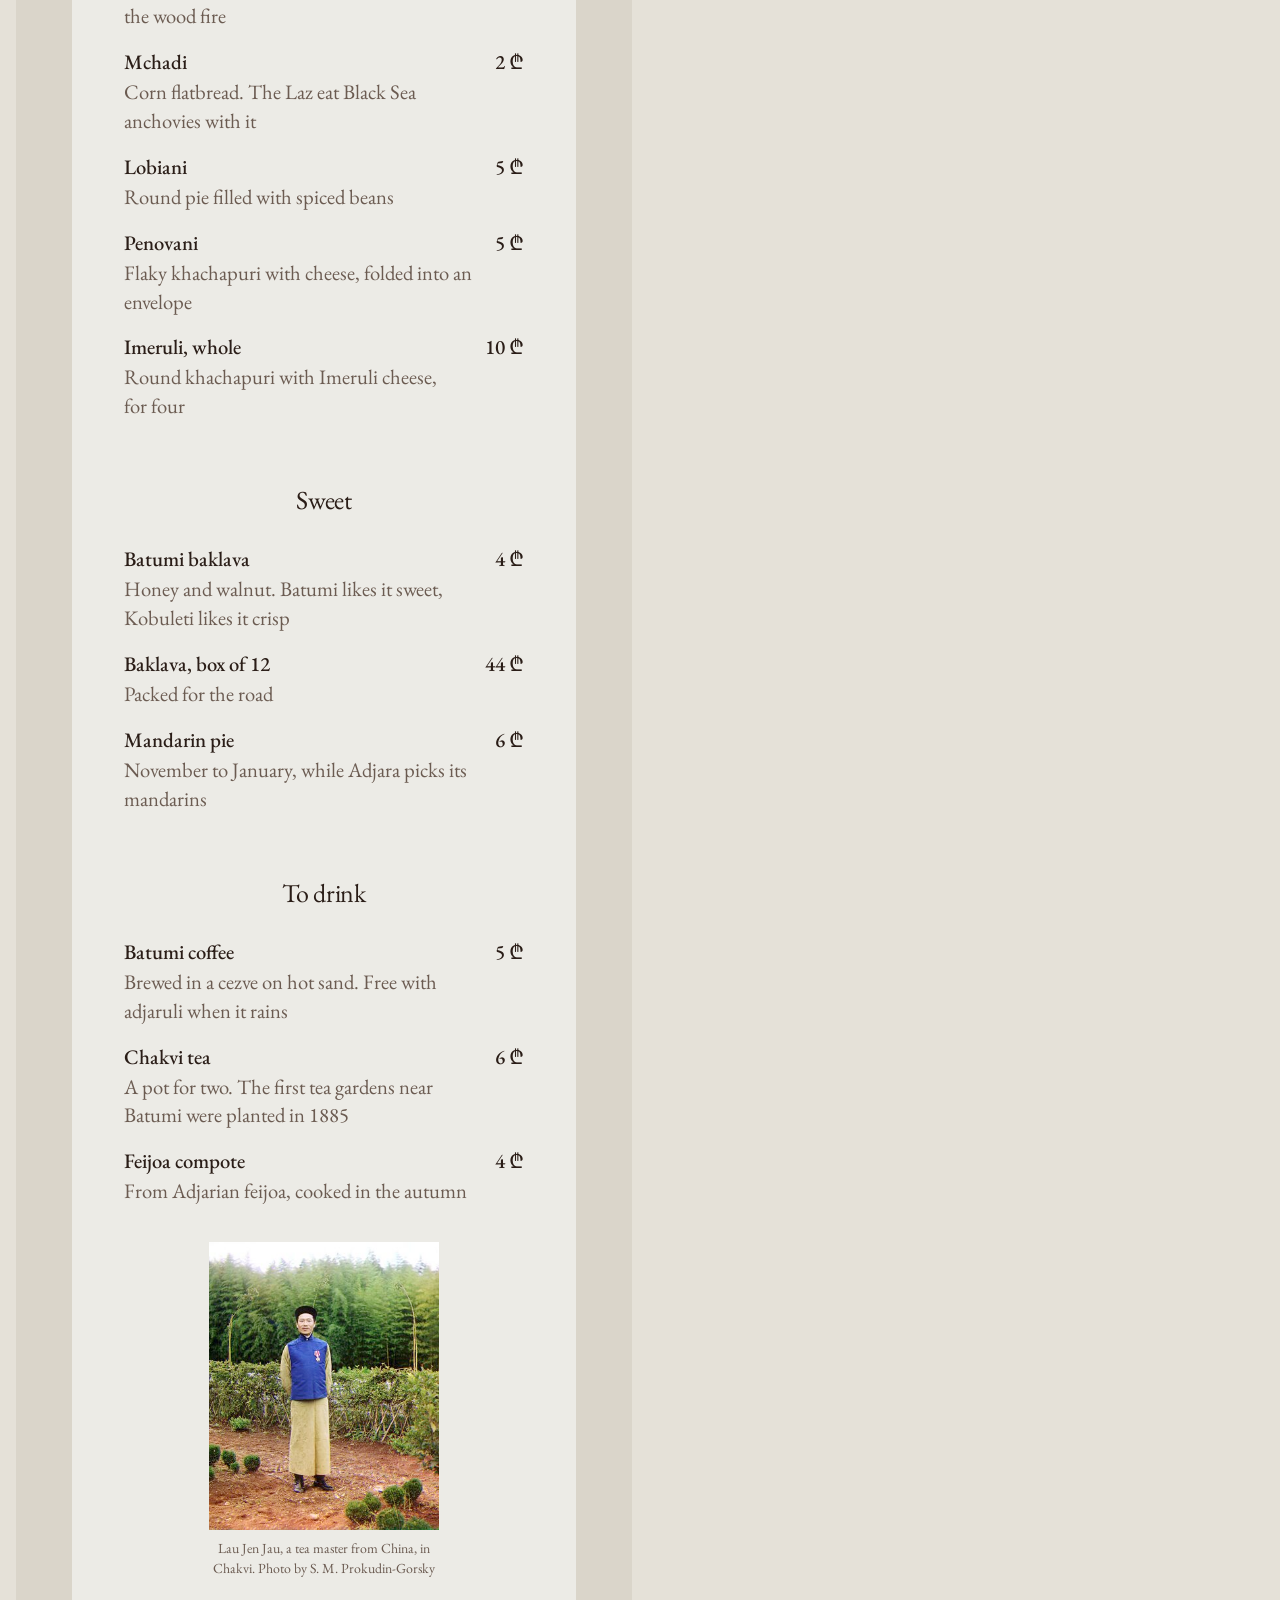
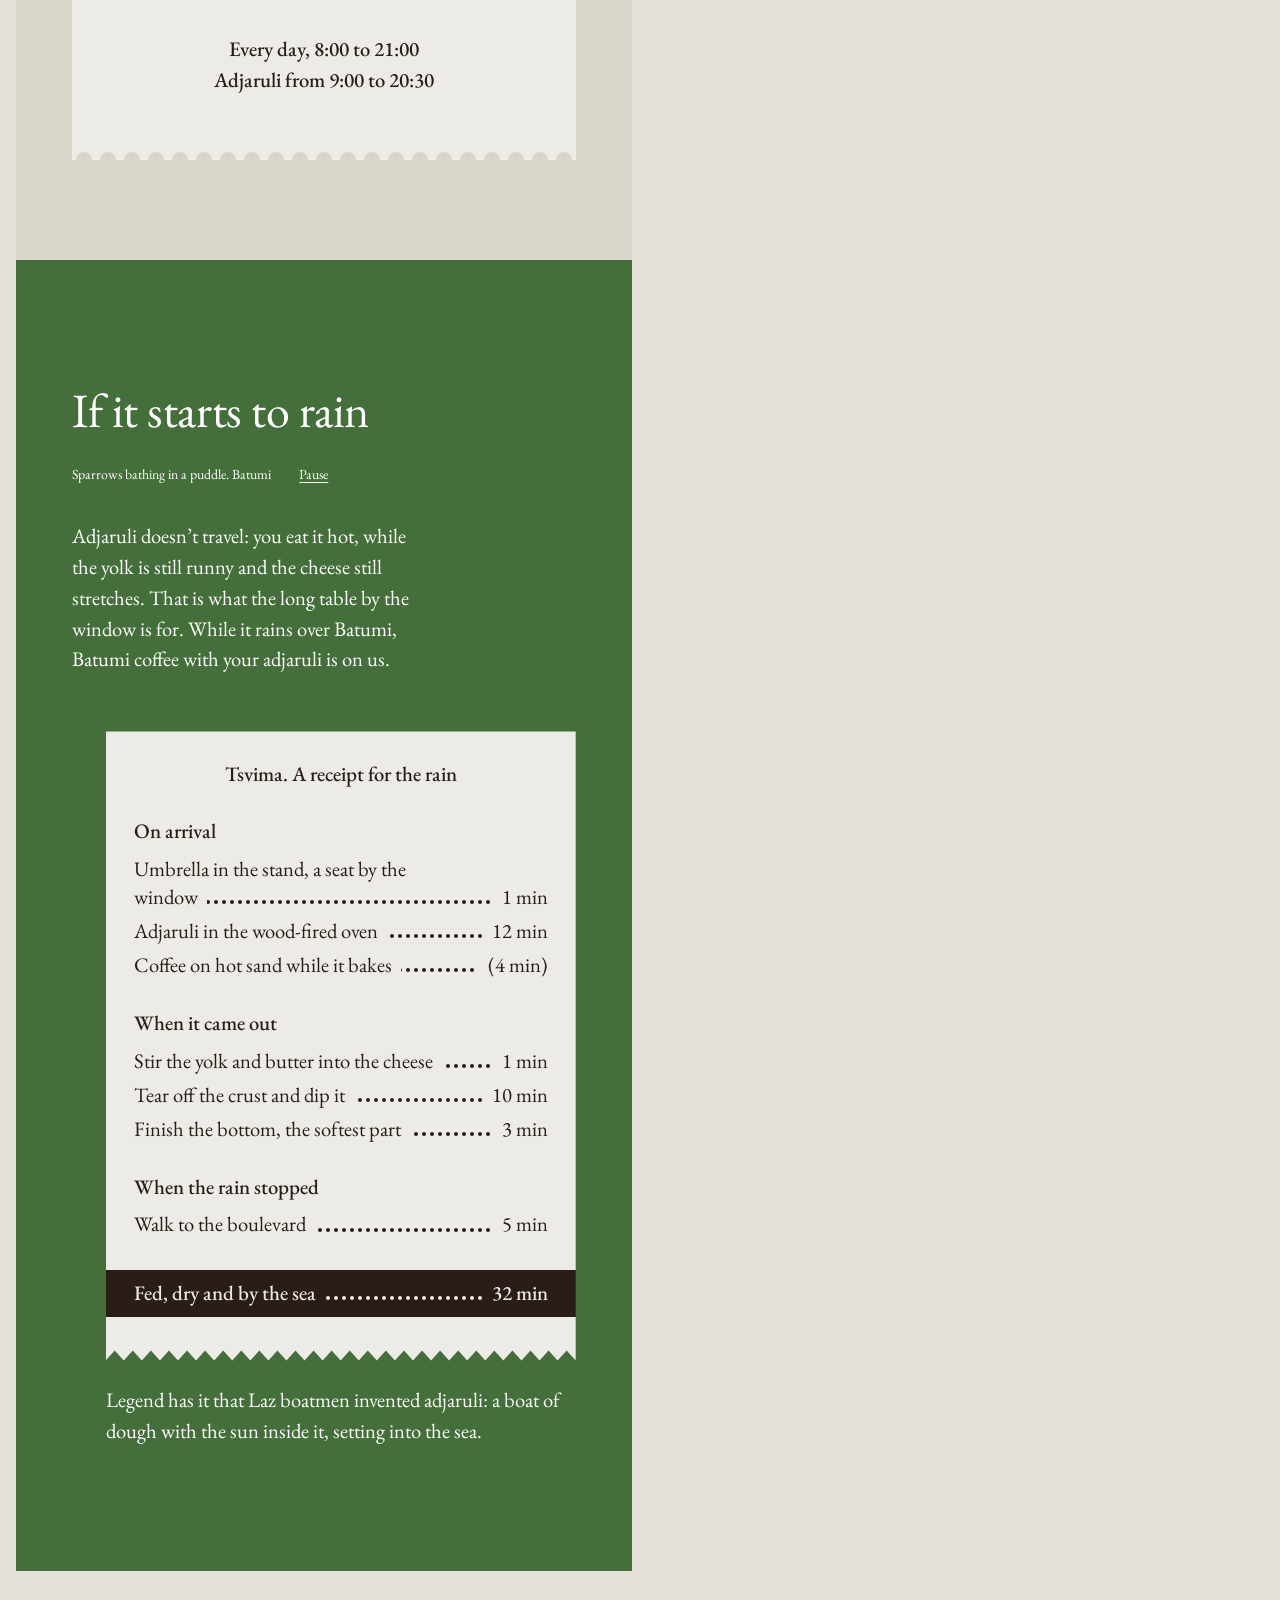
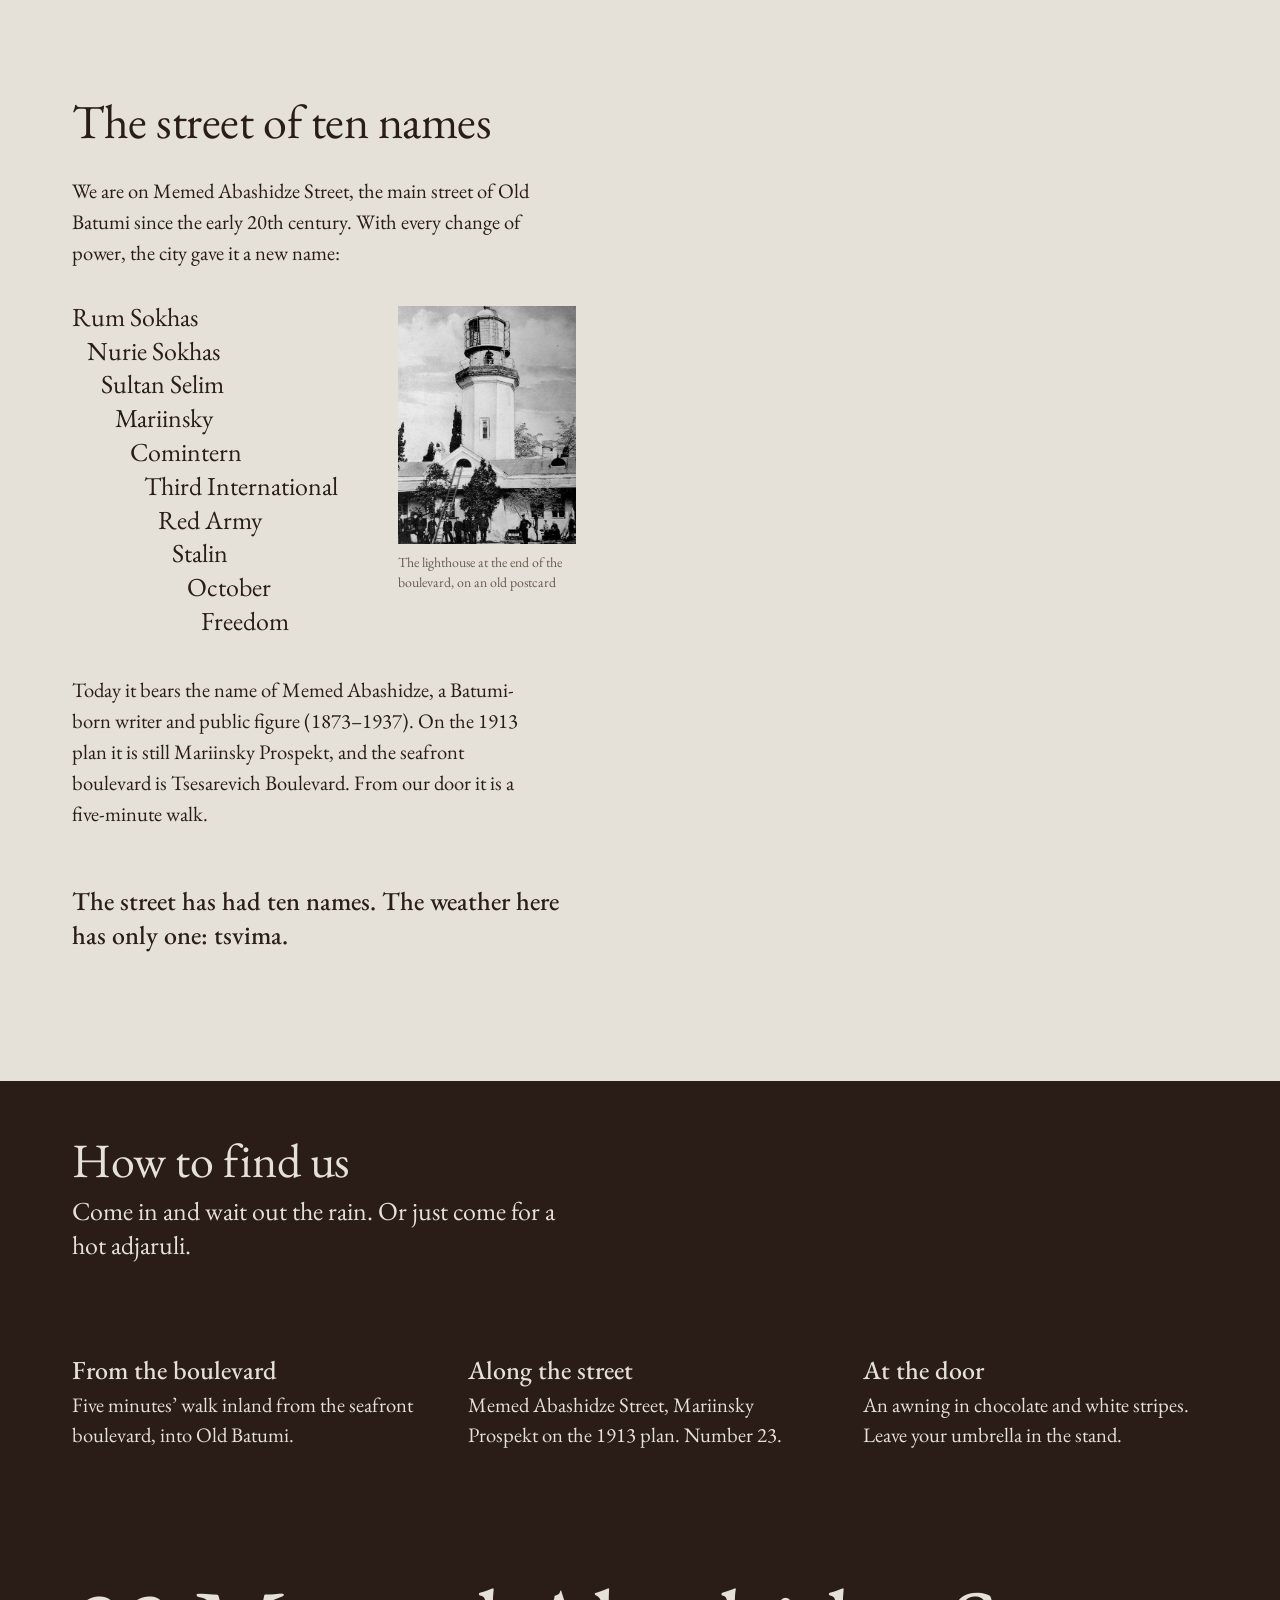
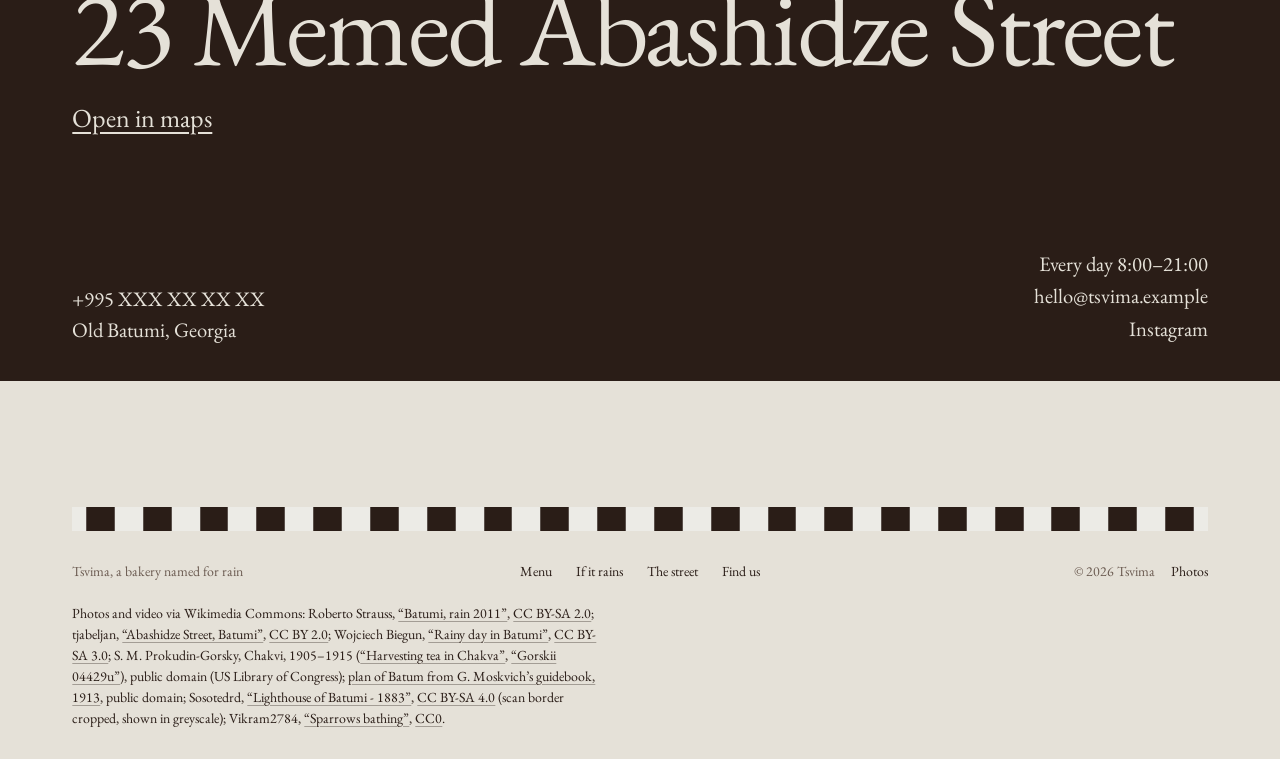
<file: batumi/en/index.html>
<!doctype html>
<html lang="en">
<head>
<meta charset="utf-8">
<meta name="viewport" content="width=device-width, initial-scale=1">
<title>Tsvima, the Batumi bakery named for rain</title>
<meta name="description" content="A bakery in Old Batumi, on Memed Abashidze Street. Wood-fired adjaruli khachapuri, bread, Batumi baklava and coffee brewed on hot sand. Every day, 8:00–21:00.">
<meta name="theme-color" content="#e5e1d8">
<link rel="alternate" hreflang="ru" href="../index.html">
<link rel="alternate" hreflang="en" href="index.html">
<link rel="alternate" hreflang="ka" href="../ka/index.html">
<link rel="alternate" hreflang="x-default" href="../index.html">
<link rel="preload" href="../assets/fonts/eb-garamond-latin.woff2" as="font" type="font/woff2" crossorigin>
<link rel="preload" href="../assets/fonts/eb-garamond-italic-latin.woff2" as="font" type="font/woff2" crossorigin>
<link rel="preconnect" href="https://api.open-meteo.com" crossorigin>
<link rel="icon" href="../assets/favicon.svg" type="image/svg+xml">
<link rel="stylesheet" href="../styles.css">
<script>document.documentElement.classList.add('js')</script>
</head>
<body>
<a class="skip" href="#about">Skip to content</a>
<main>
  <div class="stage">
    <div class="opening">
      <header class="card" id="top">
        <div class="awning" aria-hidden="true"></div>
        <nav class="langs" aria-label="Language">
          <a href="../index.html" hreflang="ru" lang="ru" title="Русский">RU</a>
          <a href="index.html" hreflang="en" lang="en" title="English" aria-current="page">EN</a>
          <a href="../ka/index.html" hreflang="ka" lang="ka" title="ქართული">ქა</a>
        </nav>
        <div class="card__body">
          <p class="wordmark" translate="no" data-load style="--d:0ms">Tsvima</p>
          <p class="wordmark-ka" lang="ka" translate="no" data-load style="--d:120ms">წვიმა</p>
          <h1 class="title"><span class="line"><span style="--i:0">A Batumi bakery</span></span> <span class="line"><span style="--i:1">named for rain</span></span></h1>
          <p class="lede" data-load style="--d:420ms">Tsvima is Georgian for “rain”. We bake adjaruli, bread and baklava in a wood-fired oven on Memed Abashidze Street in Old Batumi, every day from 8:00 to 21:00.</p>
          <a class="button" href="#visit" data-load style="--d:520ms">Find us</a>
        </div>
        <nav class="card__links" aria-label="Sections">
          <a class="link" href="#menu">Menu</a>
          <a class="link" href="#rain">If it rains</a>
          <a class="link" href="#street">The street</a>
        </nav>
      </header>

      <aside class="window" aria-label="The Tsvima window">
        <figure class="layer layer--live is-on" data-layer="live">
          <img src="../assets/batumi-rain-2011.jpg" srcset="../assets/batumi-rain-2011-960.jpg 960w, ../assets/batumi-rain-2011.jpg 1920w" sizes="(min-width: 1000px) 151vh, 100vw" width="1920" height="1273" alt="Batumi’s seafront boulevard in the rain: wet paving, palms, street lamps and a grey-blue sea" decoding="async" class="layer__media shot shot--rain" fetchpriority="high">
          <img src="../assets/abashidze-street-batumi.jpg" srcset="../assets/abashidze-street-batumi-960.jpg 960w, ../assets/abashidze-street-batumi.jpg 1920w" sizes="(min-width: 1000px) 134vh, 100vw" width="1920" height="1440" alt="Memed Abashidze Street on a sunny day: early 20th-century houses and palms" decoding="async" class="layer__media shot shot--dry" loading="lazy" aria-hidden="true">
          <figcaption class="plate plate--live"><span class="plate__text" aria-live="polite" data-rain="It’s raining in Batumi right now, {t}. Batumi coffee with your adjaruli is on us." data-dry="It’s dry in Batumi right now, {t}. The adjaruli is hot, and the sea is five minutes away.">It rains in Batumi 139 days a year. On every one of them, coffee with your adjaruli is on us.</span></figcaption>
        </figure>
        <figure class="layer layer--clouds" data-layer="clouds" aria-hidden="true">
          <img src="../assets/rainy-day-in-batumi.jpg" width="1920" height="1282" alt="Batumi under low cloud: the port, a ship at anchor offshore, the mountains of Adjara in cloud" decoding="async" class="layer__media" loading="lazy">
          <figcaption class="plate">Clouds settle on the mountains of Adjara. Batumi, November</figcaption>
        </figure>
        <figure class="layer layer--tea" data-layer="tea" aria-hidden="true">
          <img src="../assets/chakva-tea-harvest.jpg" srcset="../assets/chakva-tea-harvest-960.jpg 960w, ../assets/chakva-tea-harvest.jpg 1920w" sizes="(min-width: 1000px) 121vh, 100vw" width="1920" height="1588" alt="Women picking tea on a hillside plantation in Chakvi, rows of bushes and slender trees along the ridge" decoding="async" class="layer__media" loading="lazy">
          <figcaption class="plate">Picking tea in Chakvi, near Batumi, 1905–1915. Photo by S. M. Prokudin-Gorsky</figcaption>
        </figure>
        <figure class="layer layer--sparrows" data-layer="sparrows" aria-hidden="true">
          <video class="layer__media" muted loop playsinline preload="none" poster="../assets/sparrows-bathing-batumi-poster.jpg" width="854" height="480" aria-hidden="true" data-clip><source src="../assets/sparrows-bathing-batumi.webm" type="video/webm"><source src="../assets/sparrows-bathing-batumi.mp4" type="video/mp4"></video>
          <figcaption class="plate plate--clip"><span>Sparrows bathing in a puddle. Batumi</span> <button class="clip-toggle" type="button" tabindex="-1" data-pause="Pause" data-play="Play" hidden>Pause</button></figcaption>
        </figure>
        <figure class="layer layer--map" data-layer="map" aria-hidden="true">
          <img src="../assets/batum-plan-1913.jpg" width="900" height="752" alt="An old colour plan of Batum: brick-red blocks, the boulevard along the Black Sea, Nuri Lake and the lighthouse on the cape" decoding="async" class="layer__media" loading="lazy">
          <svg class="marker" viewBox="0 0 900 752" preserveAspectRatio="xMidYMid slice" aria-hidden="true" focusable="false"><circle cx="420" cy="412" r="14" fill="#456f3a"/><circle cx="420" cy="412" r="5" fill="#ecebe6"/><text x="446" y="421" class="marker__label marker__label--it">Tsvima</text></svg>
          <figcaption class="plate">Plan of Batum from G. Moskvich’s guidebook, 1913. Mariinsky Prospekt is now Memed Abashidze Street</figcaption>
        </figure>
      </aside>
    </div>

    <div class="column">
      <section class="chapter about" id="about" data-scene="clouds">
        <h2 data-reveal>Tsvima means “rain”</h2>
        <figure class="pane">
          <div class="pane__frame shutter" data-reveal><img src="../assets/rainy-day-in-batumi.jpg" width="1920" height="1282" alt="Batumi under low cloud: the port, a ship at anchor offshore, the mountains of Adjara in cloud" decoding="async" loading="lazy"></div>
          <figcaption>Clouds settle on the mountains of Adjara. Batumi, November</figcaption>
        </figure>
        <div class="measure about__text">
          <p class="strong" data-reveal style="--i:1">About 2,500 mm of rain falls on Batumi in a year, almost five times as much as on Tbilisi. It rains on 139 days a year.</p>
          <p data-reveal style="--i:2">You can see why from the window. Wet air off the sea runs into the mountains of Adjara just behind the city and comes down on the boulevard, the port and our roofs.</p>
          <p data-reveal style="--i:3">The same rain grows the tea in Chakvi, the mandarins in the orchards and the grass on the mountain pastures where our cheese and butter come from.</p>
          <p data-reveal style="--i:4">So we gave the bakery the name people here most often give the weather. The oven is hot every day, and there is always a seat by the window.</p>
        </div>
        <figure class="rainfall" data-months="January,February,March,April,May,June,July,August,September,October,November,December" data-template="{m}: {mm} mm, {d} rainy days">
          <p class="rainfall__now" aria-live="polite">September: 330 mm, the rainiest month</p>
          <div class="bars" aria-hidden="true"><div class="bar" style="--mm:235;--n:0"><i></i><span>Jan</span></div><div class="bar" style="--mm:183;--n:1"><i></i><span>Feb</span></div><div class="bar" style="--mm:157;--n:2"><i></i><span>Mar</span></div><div class="bar" style="--mm:90;--n:3"><i></i><span>Apr</span></div><div class="bar" style="--mm:93;--n:4"><i></i><span>May</span></div><div class="bar" style="--mm:141;--n:5"><i></i><span>Jun</span></div><div class="bar" style="--mm:165;--n:6"><i></i><span>Jul</span></div><div class="bar" style="--mm:221;--n:7"><i></i><span>Aug</span></div><div class="bar is-now" style="--mm:330;--n:8"><i></i><span>Sep</span></div><div class="bar" style="--mm:322;--n:9"><i></i><span>Oct</span></div><div class="bar" style="--mm:306;--n:10"><i></i><span>Nov</span></div><div class="bar" style="--mm:278;--n:11"><i></i><span>Dec</span></div></div>
          <div class="sr-wrap"><table class="sr-only"><caption>Rain in Batumi by month, in mm. The most water falls in September, and it rains most often in January: on 14 days out of 31. The driest month is April, at 90 mm. Averages for 1981–2010, days rounded to whole numbers. Batumi Airport weather station.</caption><thead><tr><th scope="col">Month</th><th scope="col">Rain, mm</th><th scope="col">Rainy days</th></tr></thead><tbody><tr><th scope="row">January</th><td>235</td><td>14</td></tr><tr><th scope="row">February</th><td>183</td><td>13</td></tr><tr><th scope="row">March</th><td>157</td><td>13</td></tr><tr><th scope="row">April</th><td>90</td><td>10</td></tr><tr><th scope="row">May</th><td>93</td><td>10</td></tr><tr><th scope="row">June</th><td>141</td><td>10</td></tr><tr><th scope="row">July</th><td>165</td><td>10</td></tr><tr><th scope="row">August</th><td>221</td><td>12</td></tr><tr><th scope="row">September</th><td>330</td><td>11</td></tr><tr><th scope="row">October</th><td>322</td><td>12</td></tr><tr><th scope="row">November</th><td>306</td><td>12</td></tr><tr><th scope="row">December</th><td>278</td><td>13</td></tr></tbody></table></div>
          <figcaption>Rain in Batumi by month, in mm. The most water falls in September, and it rains most often in January: on 14 days out of 31. The driest month is April, at 90 mm. Averages for 1981–2010, days rounded to whole numbers. Batumi Airport weather station.</figcaption>
        </figure>
      </section>

      <section class="menu" id="menu" data-scene="tea">
        <div class="sheet">
          <h2 data-reveal>What the rain grew</h2>
          <p class="sheet__note" data-reveal style="--i:1">Tea, mandarins and the grass behind our cheese and butter all grow on rain here. Prices in lari.</p>
      <div class="group" data-reveal>
        <h3>Eat in, hot</h3>
        <ul class="dishes">
          <li><span class="dish">Adjaruli, small</span><span class="price">14&nbsp;₾</span><span class="desc">A boat of dough with Imeruli and sulguni cheese, one yolk and a knob of butter</span></li>
          <li><span class="dish">Adjaruli, large</span><span class="price">22&nbsp;₾</span><span class="desc">For two: two yolks and double butter</span></li>
          <li><span class="dish">Adjaruli with beans</span><span class="price">12&nbsp;₾</span><span class="desc">Lenten: lobio with onion and coriander instead of cheese, no egg</span></li>
          <li><span class="dish">Achma</span><span class="price">8&nbsp;₾</span><span class="desc">Layers of boiled dough with cheese and butter, a slice from the tray</span></li>
          <li><span class="dish">Sinori</span><span class="price">12&nbsp;₾</span><span class="desc">Thin dough rolled up with nadughi cheese, matsoni, ghee and garlic</span></li>
        </ul>
      </div>
      <div class="group" data-reveal>
        <h3>From the oven, to go</h3>
        <ul class="dishes">
          <li><span class="dish">Wood-fired puri</span><span class="price">2&nbsp;₾</span><span class="desc">White hearth bread with a dark crust from the wood fire</span></li>
          <li><span class="dish">Mchadi</span><span class="price">2&nbsp;₾</span><span class="desc">Corn flatbread. The Laz eat Black Sea anchovies with it</span></li>
          <li><span class="dish">Lobiani</span><span class="price">5&nbsp;₾</span><span class="desc">Round pie filled with spiced beans</span></li>
          <li><span class="dish">Penovani</span><span class="price">5&nbsp;₾</span><span class="desc">Flaky khachapuri with cheese, folded into an envelope</span></li>
          <li><span class="dish">Imeruli, whole</span><span class="price">10&nbsp;₾</span><span class="desc">Round khachapuri with Imeruli cheese, for four</span></li>
        </ul>
      </div>
      <div class="group" data-reveal>
        <h3>Sweet</h3>
        <ul class="dishes">
          <li><span class="dish">Batumi baklava</span><span class="price">4&nbsp;₾</span><span class="desc">Honey and walnut. Batumi likes it sweet, Kobuleti likes it crisp</span></li>
          <li><span class="dish">Baklava, box of 12</span><span class="price">44&nbsp;₾</span><span class="desc">Packed for the road</span></li>
          <li><span class="dish">Mandarin pie</span><span class="price">6&nbsp;₾</span><span class="desc">November to January, while Adjara picks its mandarins</span></li>
        </ul>
      </div>
      <div class="group" data-reveal>
        <h3>To drink</h3>
        <ul class="dishes">
          <li><span class="dish">Batumi coffee</span><span class="price">5&nbsp;₾</span><span class="desc">Brewed in a cezve on hot sand. Free with adjaruli when it rains</span></li>
          <li><span class="dish">Chakvi tea</span><span class="price">6&nbsp;₾</span><span class="desc">A pot for two. The first tea gardens near Batumi were planted in 1885</span></li>
          <li><span class="dish">Feijoa compote</span><span class="price">4&nbsp;₾</span><span class="desc">From Adjarian feijoa, cooked in the autumn</span></li>
        </ul>
        <figure class="inset" data-reveal style="--i:1">
          <div class="inset__frame"><img src="../assets/lau-jen-jau-chakva.jpg" width="480" height="437" alt="A man in a long robe and a blue waistcoat stands among young tea bushes, with bamboo behind him" decoding="async" loading="lazy"></div>
          <figcaption>Lau Jen Jau, a tea master from China, in Chakvi. Photo by S. M. Prokudin-Gorsky</figcaption>
        </figure>
      </div>
          <p class="sheet__hours" data-reveal>Every day, 8:00 to 21:00<br>Adjaruli from 9:00 to 20:30</p>
        </div>
        <figure class="pane">
          <div class="pane__frame shutter" data-reveal><img src="../assets/chakva-tea-harvest.jpg" srcset="../assets/chakva-tea-harvest-960.jpg 960w, ../assets/chakva-tea-harvest.jpg 1920w" sizes="(min-width: 1000px) 121vh, 100vw" width="1920" height="1588" alt="Women picking tea on a hillside plantation in Chakvi, rows of bushes and slender trees along the ridge" decoding="async" loading="lazy"></div>
          <figcaption>Picking tea in Chakvi, near Batumi, 1905–1915. Photo by S. M. Prokudin-Gorsky</figcaption>
        </figure>
      </section>

      <section class="chapter rain" id="rain" data-scene="sparrows">
        <h2 data-reveal>If it starts to rain</h2>
        <figure class="pane">
          <div class="pane__frame shutter" data-reveal><video class="pane__video" muted loop playsinline preload="none" poster="../assets/sparrows-bathing-batumi-poster.jpg" width="854" height="480" aria-hidden="true" data-clip><source src="../assets/sparrows-bathing-batumi.webm" type="video/webm"><source src="../assets/sparrows-bathing-batumi.mp4" type="video/mp4"></video></div>
          <figcaption class="pane__clip"><span>Sparrows bathing in a puddle. Batumi</span> <button class="clip-toggle" type="button" data-pause="Pause" data-play="Play" hidden>Pause</button></figcaption>
        </figure>
        <p class="rain__text" data-reveal style="--i:1">Adjaruli doesn’t travel: you eat it hot, while the yolk is still runny and the cheese still stretches. That is what the long table by the window is for. While it rains over Batumi, Batumi coffee with your adjaruli is on us.</p>
        <div class="slip" data-reveal style="--i:2">
          <p class="slip__head">Tsvima. A receipt for the rain</p>
          <h3>On arrival</h3>
          <ul>
            <li class="row" style="--n:0"><span class="row__what">Umbrella in the stand, a seat by the window</span><i class="row__dots" aria-hidden="true"></i><span class="row__time">1 min</span></li>
            <li class="row" style="--n:1"><span class="row__what">Adjaruli in the wood-fired oven</span><i class="row__dots" aria-hidden="true"></i><span class="row__time">12 min</span></li>
            <li class="row" style="--n:2"><span class="row__what">Coffee on hot sand while it bakes</span><i class="row__dots" aria-hidden="true"></i><span class="row__time">(4 min)</span></li>
          </ul>
          <h3>When it came out</h3>
          <ul>
            <li class="row" style="--n:3"><span class="row__what">Stir the yolk and butter into the cheese</span><i class="row__dots" aria-hidden="true"></i><span class="row__time">1 min</span></li>
            <li class="row" style="--n:4"><span class="row__what">Tear off the crust and dip it</span><i class="row__dots" aria-hidden="true"></i><span class="row__time">10 min</span></li>
            <li class="row" style="--n:5"><span class="row__what">Finish the bottom, the softest part</span><i class="row__dots" aria-hidden="true"></i><span class="row__time">3 min</span></li>
          </ul>
          <h3>When the rain stopped</h3>
          <ul>
            <li class="row" style="--n:6"><span class="row__what">Walk to the boulevard</span><i class="row__dots" aria-hidden="true"></i><span class="row__time">5 min</span></li>
          </ul>
          <p class="row row--total" style="--n:7"><span class="row__what">Fed, dry and by the sea</span><i class="row__dots" aria-hidden="true"></i><span class="row__time">32 min</span></p>
        </div>
        <p class="rain__legend" data-reveal style="--i:3">Legend has it that Laz boatmen invented adjaruli: a boat of dough with the sun inside it, setting into the sea.</p>
      </section>

      <section class="chapter street" id="street" data-scene="map">
        <h2 data-reveal>The street of ten names</h2>
        <figure class="pane">
          <div class="pane__frame shutter" data-reveal><img src="../assets/batum-plan-1913.jpg" width="900" height="752" alt="An old colour plan of Batum: brick-red blocks, the boulevard along the Black Sea, Nuri Lake and the lighthouse on the cape" decoding="async" loading="lazy"><svg class="marker" viewBox="0 0 900 752" preserveAspectRatio="xMidYMid slice" aria-hidden="true" focusable="false"><circle cx="420" cy="412" r="14" fill="#456f3a"/><circle cx="420" cy="412" r="5" fill="#ecebe6"/><text x="446" y="421" class="marker__label marker__label--it">Tsvima</text></svg></div>
          <figcaption>Plan of Batum from G. Moskvich’s guidebook, 1913. Mariinsky Prospekt is now Memed Abashidze Street</figcaption>
        </figure>
        <p class="measure street__intro" data-reveal style="--i:1">We are on Memed Abashidze Street, the main street of Old Batumi since the early 20th century. With every change of power, the city gave it a new name:</p>
        <div class="street__names">
          <ol class="names" role="list" data-reveal-list><li style="--i:0">Rum Sokhas</li><li style="--i:1">Nurie Sokhas</li><li style="--i:2">Sultan Selim</li><li style="--i:3">Mariinsky</li><li style="--i:4">Comintern</li><li style="--i:5">Third International</li><li style="--i:6">Red Army</li><li style="--i:7">Stalin</li><li style="--i:8">October</li><li style="--i:9">Freedom</li></ol>
          <figure class="postcard" data-reveal style="--i:2">
            <div class="postcard__frame"><img src="../assets/batum-lighthouse-postcard.jpg" width="480" height="755" alt="A white lighthouse tower with a gallery at the top and people at its foot, on a black-and-white postcard" decoding="async" loading="lazy"></div>
            <figcaption>The lighthouse at the end of the boulevard, on an old postcard</figcaption>
          </figure>
        </div>
        <p class="measure street__after" data-reveal>Today it bears the name of Memed Abashidze, a Batumi-born writer and public figure (1873–1937). On the 1913 plan it is still Mariinsky Prospekt, and the seafront boulevard is Tsesarevich Boulevard. From our door it is a five-minute walk.</p>
        <p class="statement" data-reveal style="--i:1">The street has had ten names. The weather here has only one: tsvima.</p>
      </section>
    </div>
  </div>

  <section class="visit" id="visit">
    <div class="visit__top">
      <h2 data-reveal>How to find us</h2>
      <p data-reveal style="--i:1">Come in and wait out the rain. Or just come for a hot adjaruli.</p>
    </div>
    <ol class="route" role="list">
      <li data-reveal style="--i:2"><strong class="route__from">From the boulevard</strong> Five minutes’ walk inland from the seafront boulevard, into Old Batumi.</li>
      <li data-reveal style="--i:3"><strong class="route__from">Along the street</strong> Memed Abashidze Street, Mariinsky Prospekt on the 1913 plan. Number 23.</li>
      <li data-reveal style="--i:4"><strong class="route__from">At the door</strong> An awning in chocolate and white stripes. Leave your umbrella in the stand.</li>
    </ol>
    <p class="address" data-reveal style="--i:2"><span class="address__fit" data-fit><span class="address__part">23 Memed</span> <span class="address__part">Abashidze Street</span></span></p>
    <p class="visit__map" data-reveal style="--i:3"><a class="link link--on" href="https://www.openstreetmap.org/search?query=Memed%20Abashidze%20Street%2023%2C%20Batumi">Open in maps</a></p>
    <div class="visit__foot">
      <p><span class="contact">+995 XXX XX XX XX</span><br>Old Batumi, Georgia</p>
      <p>Every day 8:00–21:00<br><span class="contact">hello@tsvima.example</span><br><span class="contact">Instagram</span></p>
    </div>
  </section>
</main>

<footer class="foot">
  <div class="foot__awning" aria-hidden="true"></div>
  <div class="foot__line">
    <p class="foot__what">Tsvima, a bakery named for rain</p>
    <nav class="foot__nav" aria-label="Sections">
      <a class="link" href="#menu">Menu</a>
      <a class="link" href="#rain">If it rains</a>
      <a class="link" href="#street">The street</a>
      <a class="link" href="#visit">Find us</a>
    </nav>
    <p class="foot__end">© 2026 Tsvima<a class="link" href="#credits">Photos</a></p>
  </div>
  <p class="credits" id="credits">Photos and video via Wikimedia Commons: Roberto Strauss, <a href="https://commons.wikimedia.org/wiki/File:Batumi,_rain_2011_(10600678683).jpg">“Batumi, rain 2011”</a>, <a href="https://creativecommons.org/licenses/by-sa/2.0/">CC BY-SA 2.0</a>; tjabeljan, <a href="https://commons.wikimedia.org/wiki/File:Abashidze_Street,_Batumi.jpg">“Abashidze Street, Batumi”</a>, <a href="https://creativecommons.org/licenses/by/2.0/">CC BY 2.0</a>; Wojciech Biegun, <a href="https://commons.wikimedia.org/wiki/File:Rainy_day_in_Batumi_-_panoramio.jpg">“Rainy day in Batumi”</a>, <a href="https://creativecommons.org/licenses/by-sa/3.0/">CC BY-SA 3.0</a>; S. M. Prokudin-Gorsky, Chakvi, 1905–1915 (<a href="https://commons.wikimedia.org/wiki/File:Harvesting_tea_in_Chakva.jpg">“Harvesting tea in Chakva”</a>, <a href="https://commons.wikimedia.org/wiki/File:Gorskii_04429u.jpg">“Gorskii 04429u”</a>), public domain (US Library of Congress); <a href="https://commons.wikimedia.org/wiki/File:Batum_map_(Moskvich,_1913).JPG">plan of Batum from G. Moskvich’s guidebook, 1913</a>, public domain; Sosotedrd, <a href="https://commons.wikimedia.org/wiki/File:Lighthouse_of_Batumi_-_1883.jpg">“Lighthouse of Batumi - 1883”</a>, <a href="https://creativecommons.org/licenses/by-sa/4.0/">CC BY-SA 4.0</a> (scan border cropped, shown in greyscale); Vikram2784, <a href="https://commons.wikimedia.org/wiki/File:Sparrows_bathing.ogv">“Sparrows bathing”</a>, <a href="https://creativecommons.org/publicdomain/zero/1.0/">CC0</a>.</p>
</footer>
<script src="../main.js" defer></script>
</body>
</html>
</file>
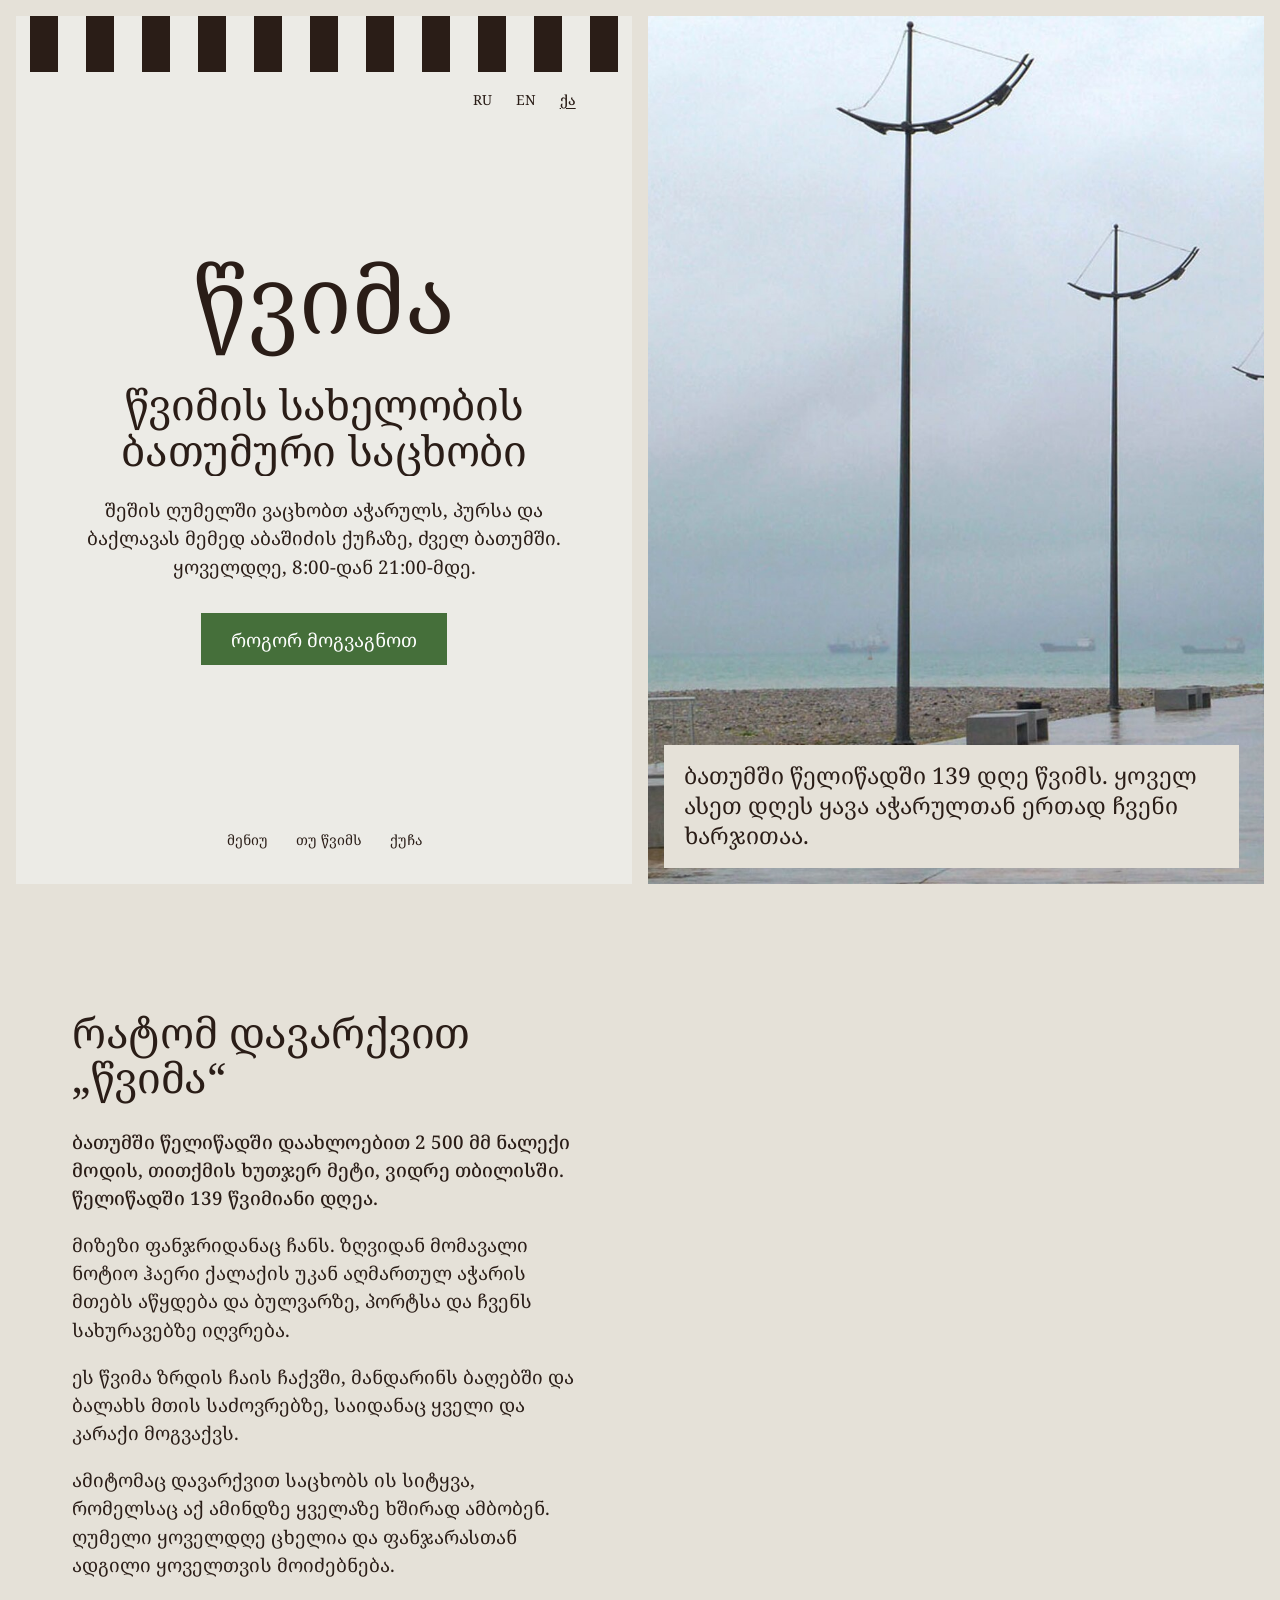
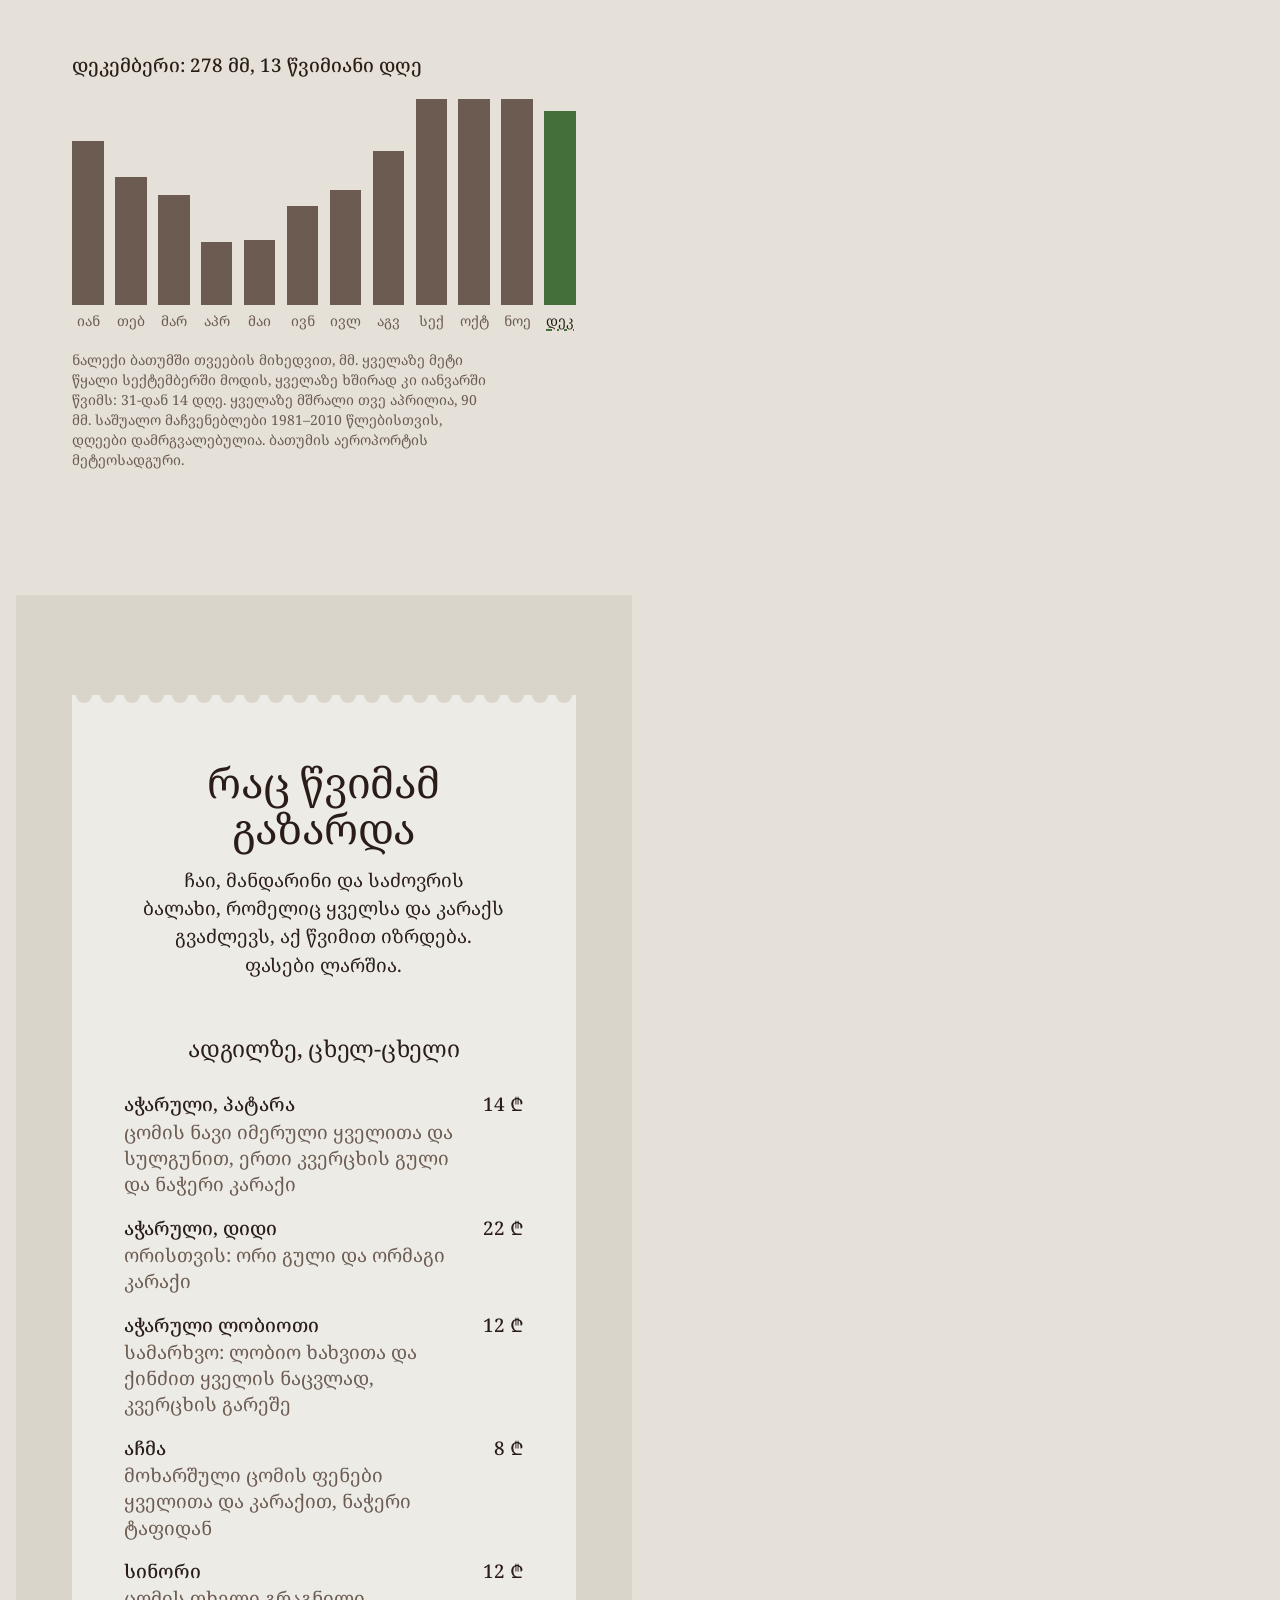
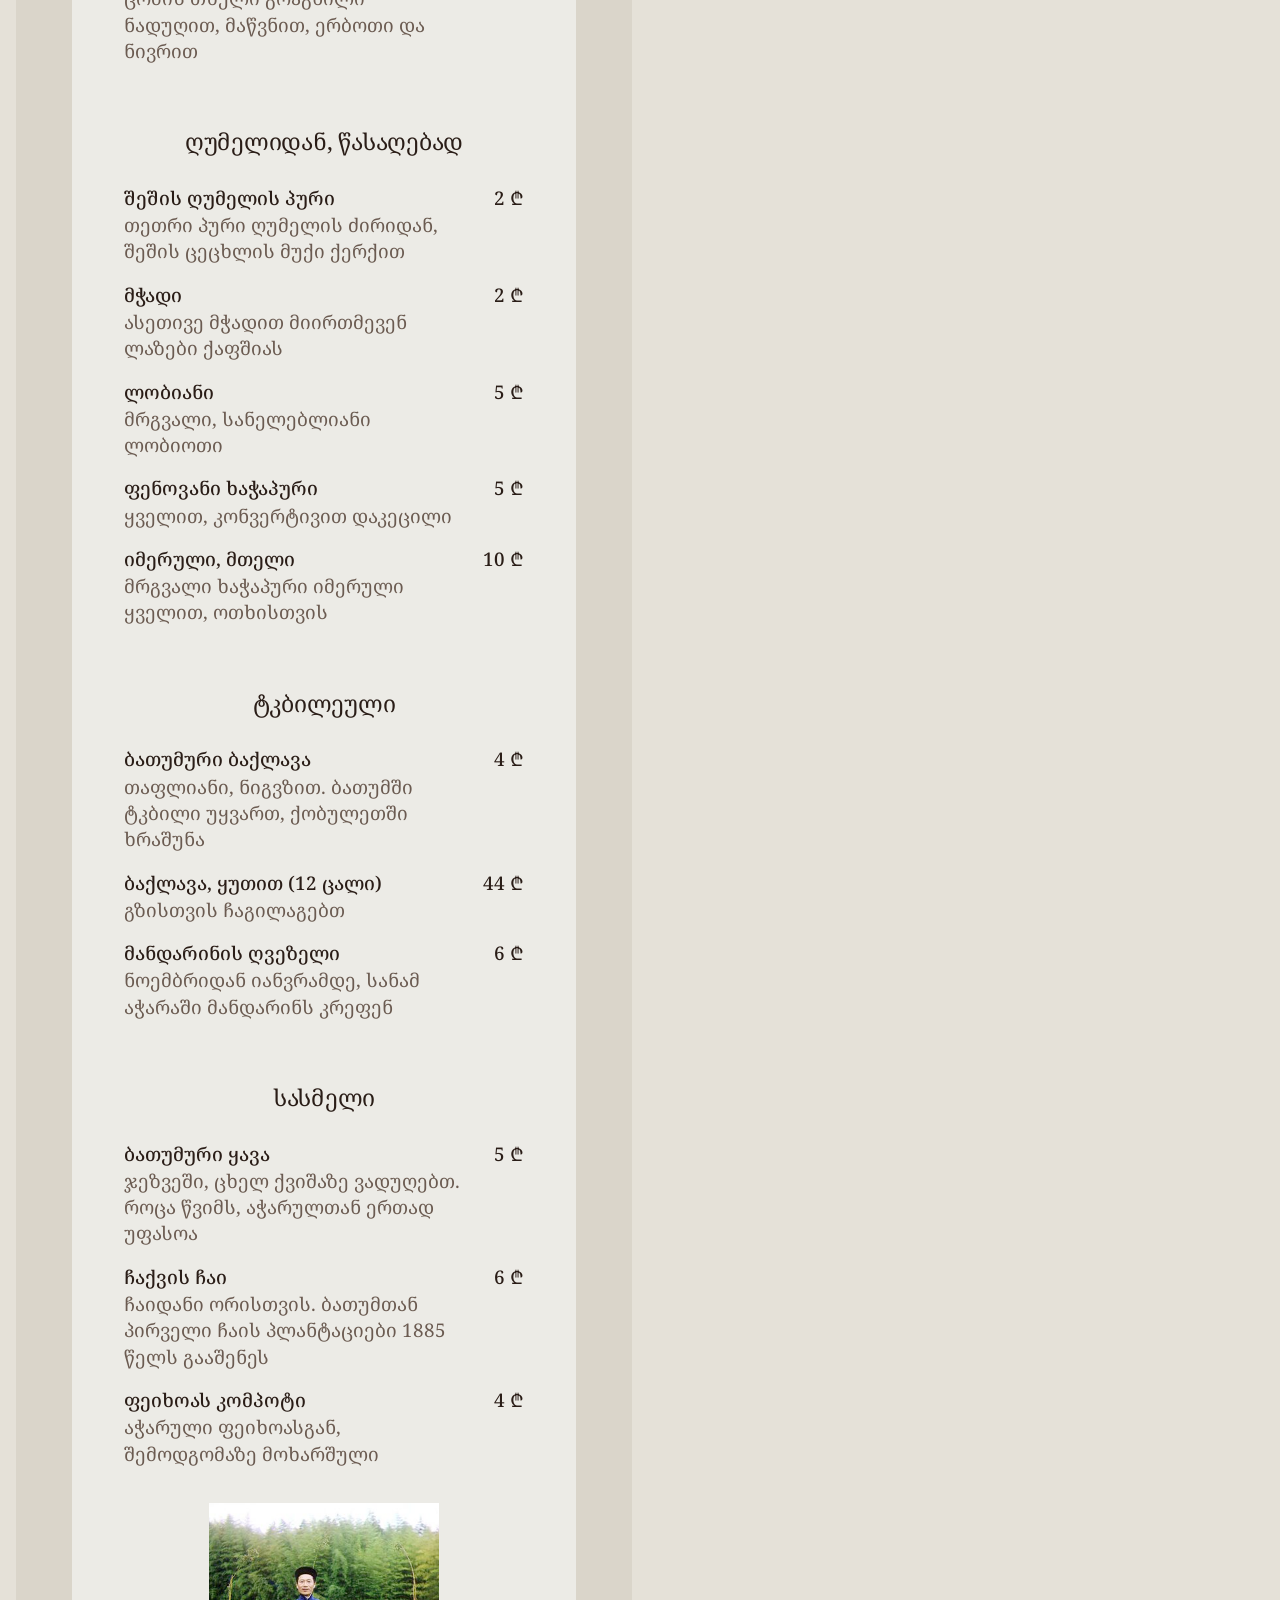
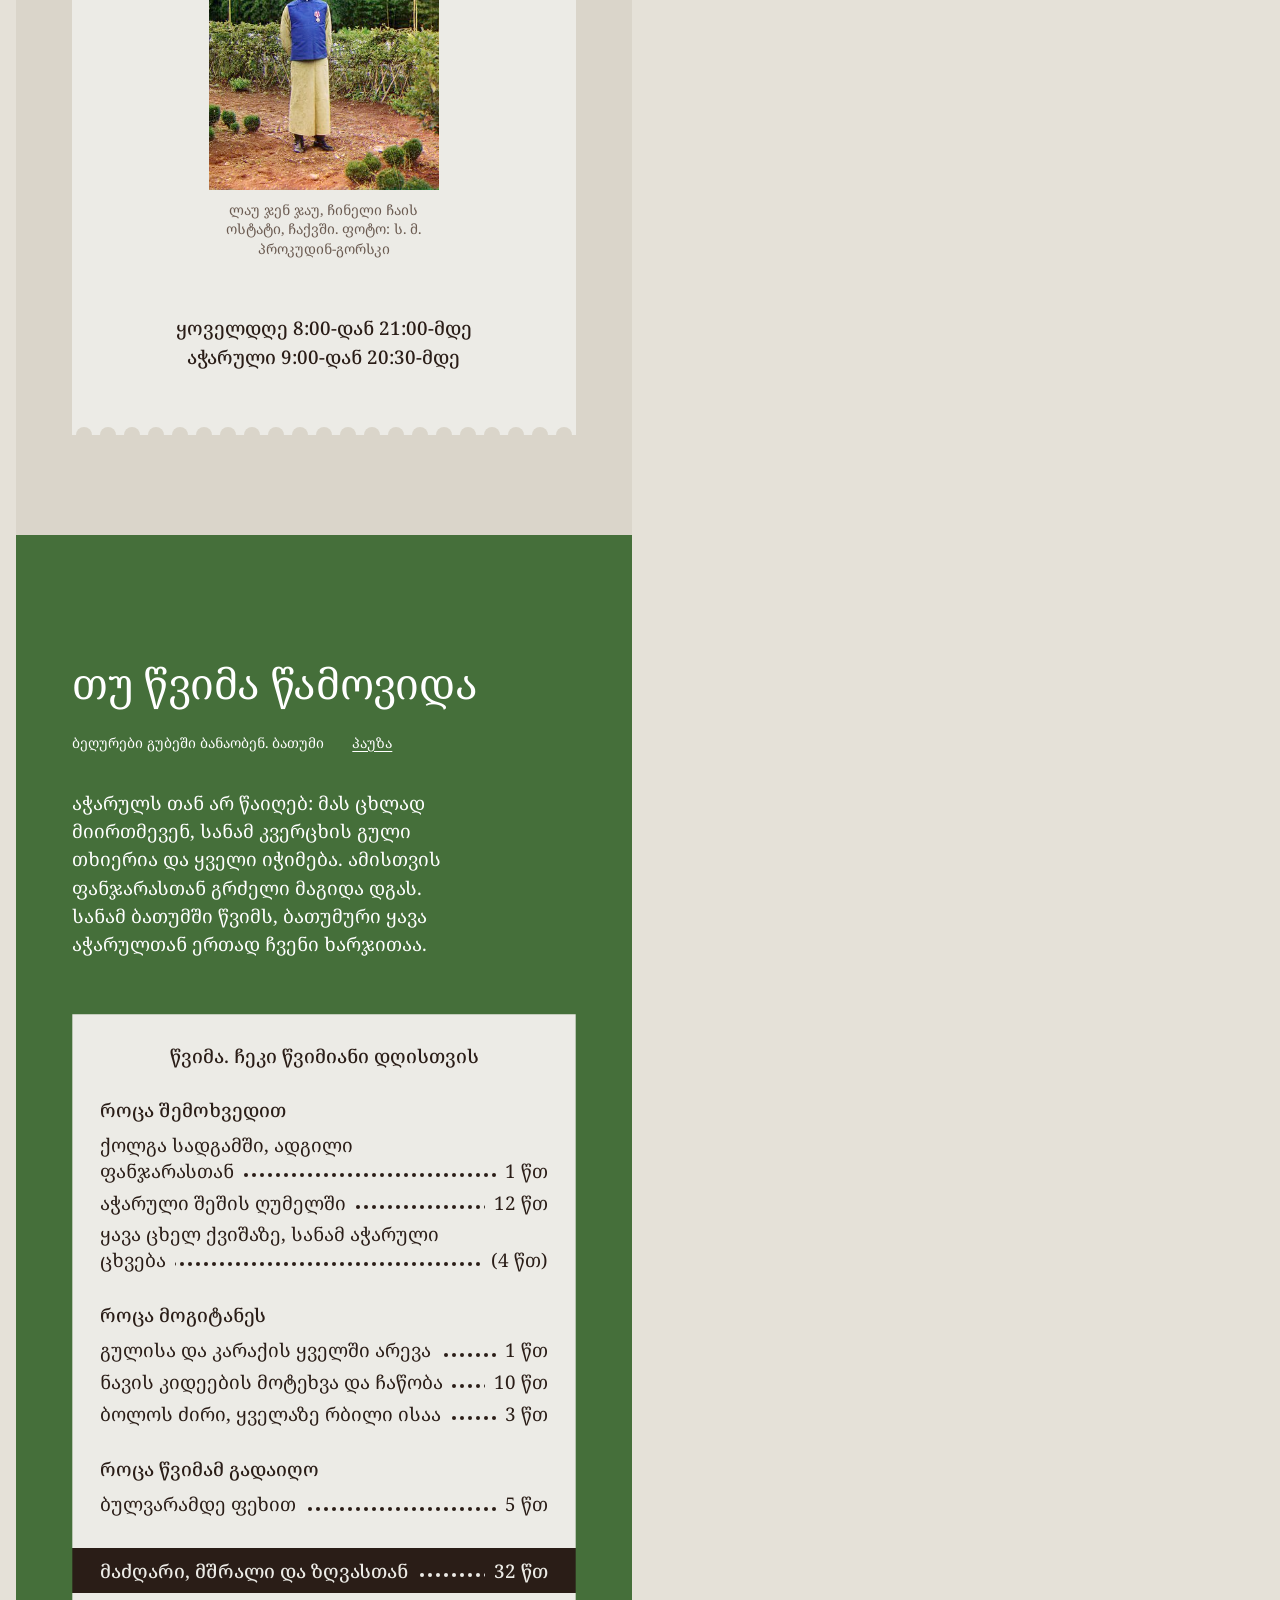
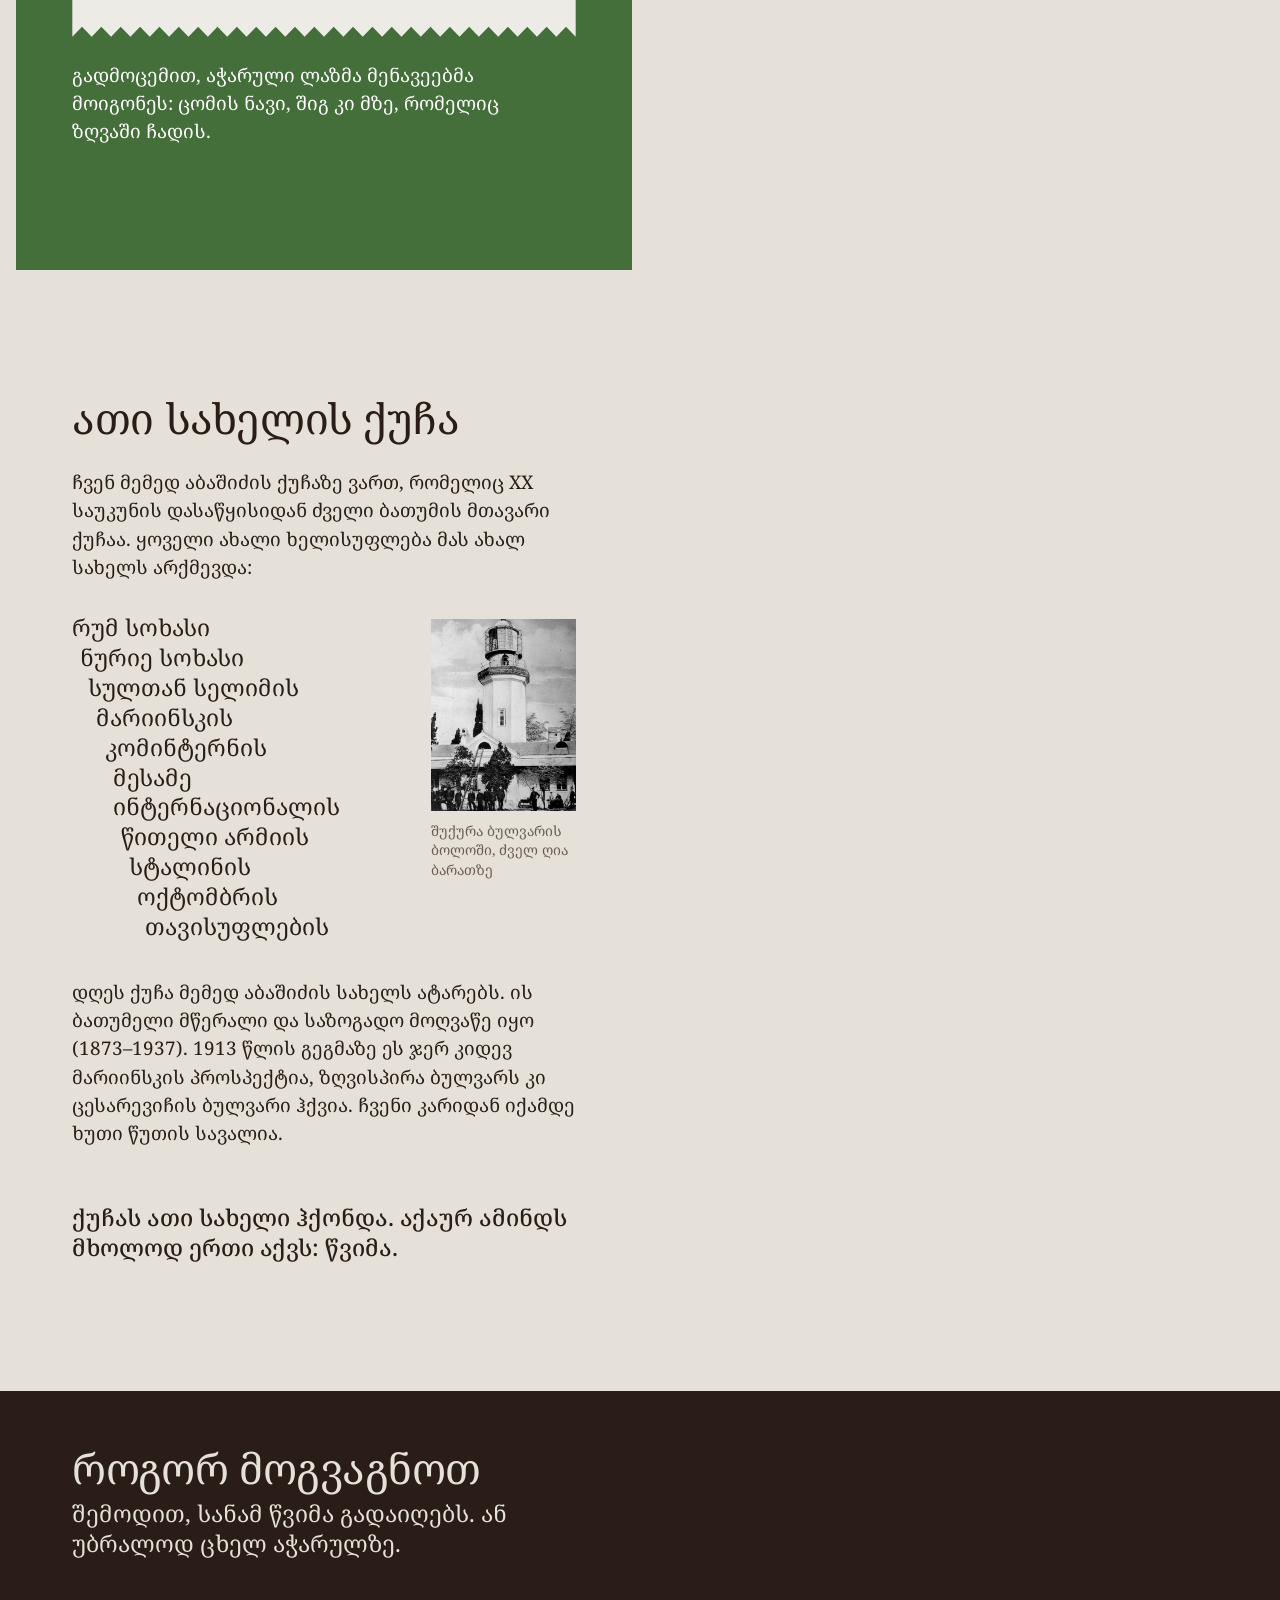
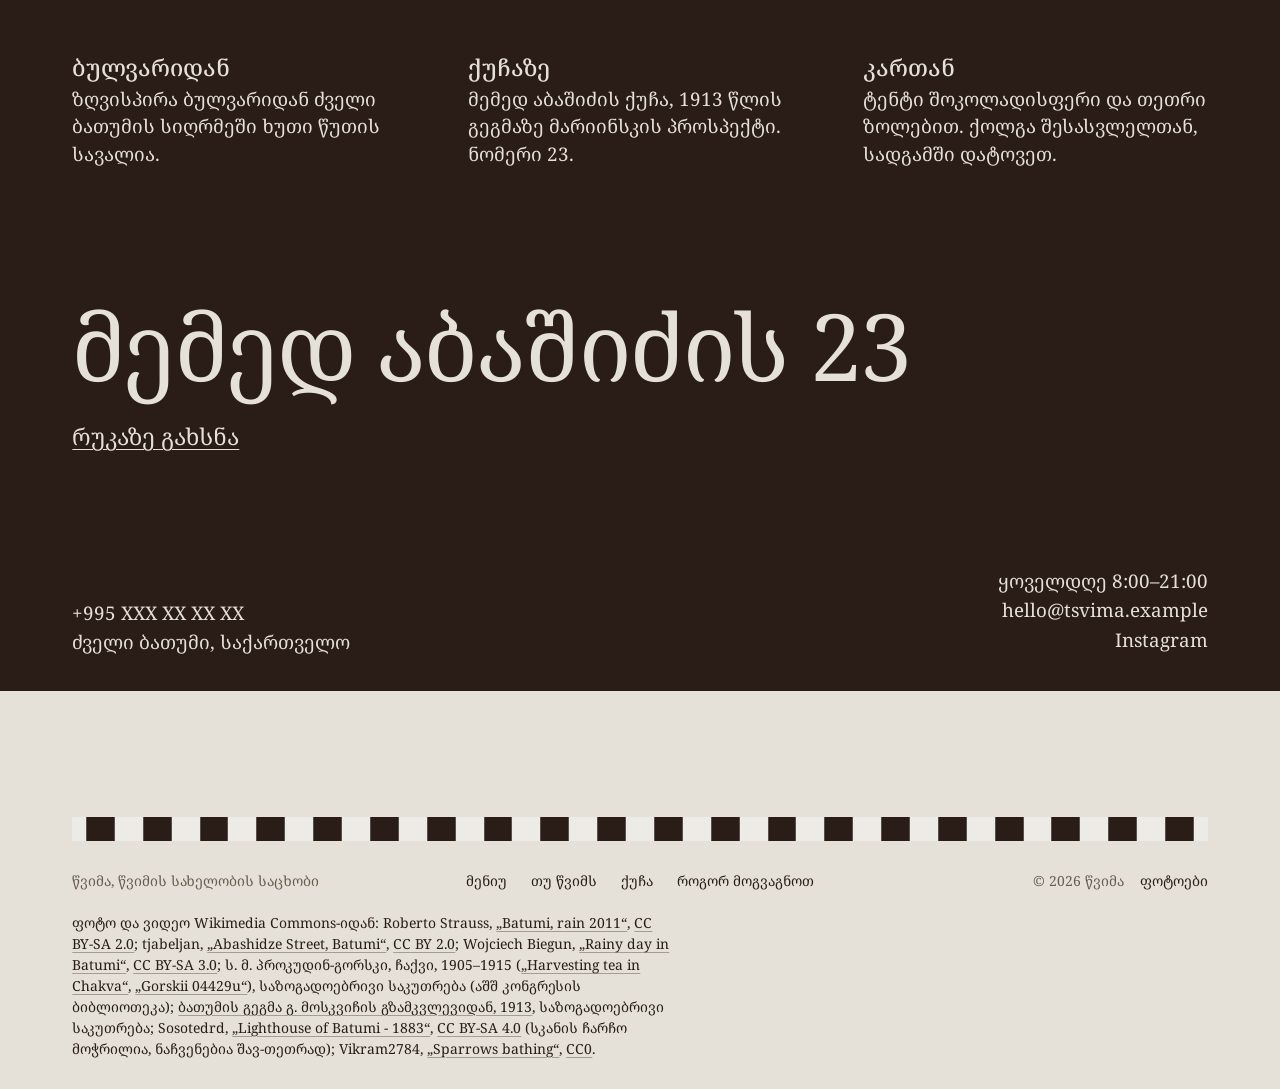
<file: batumi/ka/index.html>
<!doctype html>
<html lang="ka">
<head>
<meta charset="utf-8">
<meta name="viewport" content="width=device-width, initial-scale=1">
<title>საცხობი „წვიმა“ ძველ ბათუმში</title>
<meta name="description" content="საცხობი ძველ ბათუმში, მემედ აბაშიძის ქუჩაზე. შეშის ღუმელში გამომცხვარი აჭარული, პური, ბათუმური ბაქლავა და ცხელ ქვიშაზე მოდუღებული ყავა. ყოველდღე, 8:00–21:00.">
<meta name="theme-color" content="#e5e1d8">
<link rel="alternate" hreflang="ru" href="../index.html">
<link rel="alternate" hreflang="en" href="../en/index.html">
<link rel="alternate" hreflang="ka" href="index.html">
<link rel="alternate" hreflang="x-default" href="../index.html">
<link rel="preload" href="../assets/fonts/noto-serif-georgian-georgian.woff2" as="font" type="font/woff2" crossorigin>
<link rel="preload" href="../assets/fonts/noto-serif-georgian-latin.woff2" as="font" type="font/woff2" crossorigin>
<link rel="preconnect" href="https://api.open-meteo.com" crossorigin>
<link rel="icon" href="../assets/favicon.svg" type="image/svg+xml">
<link rel="stylesheet" href="../styles.css">
<script>document.documentElement.classList.add('js')</script>
</head>
<body>
<a class="skip" href="#about">შინაარსზე გადასვლა</a>
<main>
  <div class="stage">
    <div class="opening">
      <header class="card" id="top">
        <div class="awning" aria-hidden="true"></div>
        <nav class="langs" aria-label="ენა">
          <a href="../index.html" hreflang="ru" lang="ru" title="Русский">RU</a>
          <a href="../en/index.html" hreflang="en" lang="en" title="English">EN</a>
          <a href="index.html" hreflang="ka" lang="ka" title="ქართული" aria-current="page">ქა</a>
        </nav>
        <div class="card__body">
          <p class="wordmark" translate="no" data-load style="--d:0ms">წვიმა</p>
          <h1 class="title"><span class="line"><span style="--i:0">წვიმის სახელობის</span></span> <span class="line"><span style="--i:1">ბათუმური საცხობი</span></span></h1>
          <p class="lede" data-load style="--d:420ms">შეშის ღუმელში ვაცხობთ აჭარულს, პურსა და ბაქლავას მემედ აბაშიძის ქუჩაზე, ძველ ბათუმში. ყოველდღე, 8:00-დან 21:00-მდე.</p>
          <a class="button" href="#visit" data-load style="--d:520ms">როგორ მოგვაგნოთ</a>
        </div>
        <nav class="card__links" aria-label="განყოფილებები">
          <a class="link" href="#menu">მენიუ</a>
          <a class="link" href="#rain">თუ წვიმს</a>
          <a class="link" href="#street">ქუჩა</a>
        </nav>
      </header>

      <aside class="window" aria-label="ფანჯარა">
        <figure class="layer layer--live is-on" data-layer="live">
          <img src="../assets/batumi-rain-2011.jpg" srcset="../assets/batumi-rain-2011-960.jpg 960w, ../assets/batumi-rain-2011.jpg 1920w" sizes="(min-width: 1000px) 151vh, 100vw" width="1920" height="1273" alt="ბათუმის ზღვისპირა ბულვარი წვიმაში: სველი ფილაქანი, პალმები, ფარნები და მოლურჯო-ნაცრისფერი ზღვა" decoding="async" class="layer__media shot shot--rain" fetchpriority="high">
          <img src="../assets/abashidze-street-batumi.jpg" srcset="../assets/abashidze-street-batumi-960.jpg 960w, ../assets/abashidze-street-batumi.jpg 1920w" sizes="(min-width: 1000px) 134vh, 100vw" width="1920" height="1440" alt="მემედ აბაშიძის ქუჩა მზიან დღეს: XX საუკუნის დასაწყისის სახლები და პალმები" decoding="async" class="layer__media shot shot--dry" loading="lazy" aria-hidden="true">
          <figcaption class="plate plate--live"><span class="plate__text" aria-live="polite" data-rain="ახლა ბათუმში წვიმს, {t}. ბათუმური ყავა აჭარულთან ერთად ჩვენი ხარჯითაა." data-dry="ახლა ბათუმში არ წვიმს, {t}. აჭარული ცხელია, ზღვამდე კი ხუთი წუთის სავალია.">ბათუმში წელიწადში 139 დღე წვიმს. ყოველ ასეთ დღეს ყავა აჭარულთან ერთად ჩვენი ხარჯითაა.</span></figcaption>
        </figure>
        <figure class="layer layer--clouds" data-layer="clouds" aria-hidden="true">
          <img src="../assets/rainy-day-in-batumi.jpg" width="1920" height="1282" alt="ბათუმი დაბალი ღრუბლების ქვეშ: პორტი, რეიდზე მდგარი გემი და ღრუბლებში გახვეული აჭარის მთები" decoding="async" class="layer__media" loading="lazy">
          <figcaption class="plate">ღრუბლები აჭარის მთებზე ჩამოწვა. ბათუმი, ნოემბერი</figcaption>
        </figure>
        <figure class="layer layer--tea" data-layer="tea" aria-hidden="true">
          <img src="../assets/chakva-tea-harvest.jpg" srcset="../assets/chakva-tea-harvest-960.jpg 960w, ../assets/chakva-tea-harvest.jpg 1920w" sizes="(min-width: 1000px) 121vh, 100vw" width="1920" height="1588" alt="ქალები ჩაის კრეფენ ბორცვიან პლანტაციაზე ჩაქვში: ბუჩქების რიგები და წვრილი ხეები ქედზე" decoding="async" class="layer__media" loading="lazy">
          <figcaption class="plate">ჩაის კრეფა ჩაქვში, ბათუმთან, 1905–1915. ფოტო: ს. მ. პროკუდინ-გორსკი</figcaption>
        </figure>
        <figure class="layer layer--sparrows" data-layer="sparrows" aria-hidden="true">
          <video class="layer__media" muted loop playsinline preload="none" poster="../assets/sparrows-bathing-batumi-poster.jpg" width="854" height="480" aria-hidden="true" data-clip><source src="../assets/sparrows-bathing-batumi.webm" type="video/webm"><source src="../assets/sparrows-bathing-batumi.mp4" type="video/mp4"></video>
          <figcaption class="plate plate--clip"><span>ბეღურები გუბეში ბანაობენ. ბათუმი</span> <button class="clip-toggle" type="button" tabindex="-1" data-pause="პაუზა" data-play="ყურება" hidden>პაუზა</button></figcaption>
        </figure>
        <figure class="layer layer--map" data-layer="map" aria-hidden="true">
          <img src="../assets/batum-plan-1913.jpg" width="900" height="752" alt="ბათუმის ძველი ფერადი გეგმა: აგურისფერი კვარტალები, ბულვარი შავი ზღვის გასწვრივ, ნური-გელის ტბა და შუქურა კონცხზე" decoding="async" class="layer__media" loading="lazy">
          <svg class="marker" viewBox="0 0 900 752" preserveAspectRatio="xMidYMid slice" aria-hidden="true" focusable="false"><circle cx="420" cy="412" r="14" fill="#456f3a"/><circle cx="420" cy="412" r="5" fill="#ecebe6"/><text x="446" y="421" class="marker__label" lang="ka">წვიმა</text></svg>
          <figcaption class="plate">ბათუმის გეგმა გ. მოსკვიჩის გზამკვლევიდან, 1913. მარიინსკის პროსპექტი ახლა მემედ აბაშიძის ქუჩაა</figcaption>
        </figure>
      </aside>
    </div>

    <div class="column">
      <section class="chapter about" id="about" data-scene="clouds">
        <h2 data-reveal>რატომ დავარქვით „წვიმა“</h2>
        <figure class="pane">
          <div class="pane__frame shutter" data-reveal><img src="../assets/rainy-day-in-batumi.jpg" width="1920" height="1282" alt="ბათუმი დაბალი ღრუბლების ქვეშ: პორტი, რეიდზე მდგარი გემი და ღრუბლებში გახვეული აჭარის მთები" decoding="async" loading="lazy"></div>
          <figcaption>ღრუბლები აჭარის მთებზე ჩამოწვა. ბათუმი, ნოემბერი</figcaption>
        </figure>
        <div class="measure about__text">
          <p class="strong" data-reveal style="--i:1">ბათუმში წელიწადში დაახლოებით 2 500 მმ ნალექი მოდის, თითქმის ხუთჯერ მეტი, ვიდრე თბილისში. წელიწადში 139 წვიმიანი დღეა.</p>
          <p data-reveal style="--i:2">მიზეზი ფანჯრიდანაც ჩანს. ზღვიდან მომავალი ნოტიო ჰაერი ქალაქის უკან აღმართულ აჭარის მთებს აწყდება და ბულვარზე, პორტსა და ჩვენს სახურავებზე იღვრება.</p>
          <p data-reveal style="--i:3">ეს წვიმა ზრდის ჩაის ჩაქვში, მანდარინს ბაღებში და ბალახს მთის საძოვრებზე, საიდანაც ყველი და კარაქი მოგვაქვს.</p>
          <p data-reveal style="--i:4">ამიტომაც დავარქვით საცხობს ის სიტყვა, რომელსაც აქ ამინდზე ყველაზე ხშირად ამბობენ. ღუმელი ყოველდღე ცხელია და ფანჯარასთან ადგილი ყოველთვის მოიძებნება.</p>
        </div>
        <figure class="rainfall" data-months="იანვარი,თებერვალი,მარტი,აპრილი,მაისი,ივნისი,ივლისი,აგვისტო,სექტემბერი,ოქტომბერი,ნოემბერი,დეკემბერი" data-template="{m}: {mm} მმ, {d} წვიმიანი დღე">
          <p class="rainfall__now" aria-live="polite">სექტემბერი: 330 მმ, ყველაზე წვიმიანი თვე</p>
          <div class="bars" aria-hidden="true"><div class="bar" style="--mm:235;--n:0"><i></i><span>იან</span></div><div class="bar" style="--mm:183;--n:1"><i></i><span>თებ</span></div><div class="bar" style="--mm:157;--n:2"><i></i><span>მარ</span></div><div class="bar" style="--mm:90;--n:3"><i></i><span>აპრ</span></div><div class="bar" style="--mm:93;--n:4"><i></i><span>მაი</span></div><div class="bar" style="--mm:141;--n:5"><i></i><span>ივნ</span></div><div class="bar" style="--mm:165;--n:6"><i></i><span>ივლ</span></div><div class="bar" style="--mm:221;--n:7"><i></i><span>აგვ</span></div><div class="bar is-now" style="--mm:330;--n:8"><i></i><span>სექ</span></div><div class="bar" style="--mm:322;--n:9"><i></i><span>ოქტ</span></div><div class="bar" style="--mm:306;--n:10"><i></i><span>ნოე</span></div><div class="bar" style="--mm:278;--n:11"><i></i><span>დეკ</span></div></div>
          <div class="sr-wrap"><table class="sr-only"><caption>ნალექი ბათუმში თვეების მიხედვით, მმ. ყველაზე მეტი წყალი სექტემბერში მოდის, ყველაზე ხშირად კი იანვარში წვიმს: 31-დან 14 დღე. ყველაზე მშრალი თვე აპრილია, 90 მმ. საშუალო მაჩვენებლები 1981–2010 წლებისთვის, დღეები დამრგვალებულია. ბათუმის აეროპორტის მეტეოსადგური.</caption><thead><tr><th scope="col">თვე</th><th scope="col">ნალექი, მმ</th><th scope="col">წვიმიანი დღე</th></tr></thead><tbody><tr><th scope="row">იანვარი</th><td>235</td><td>14</td></tr><tr><th scope="row">თებერვალი</th><td>183</td><td>13</td></tr><tr><th scope="row">მარტი</th><td>157</td><td>13</td></tr><tr><th scope="row">აპრილი</th><td>90</td><td>10</td></tr><tr><th scope="row">მაისი</th><td>93</td><td>10</td></tr><tr><th scope="row">ივნისი</th><td>141</td><td>10</td></tr><tr><th scope="row">ივლისი</th><td>165</td><td>10</td></tr><tr><th scope="row">აგვისტო</th><td>221</td><td>12</td></tr><tr><th scope="row">სექტემბერი</th><td>330</td><td>11</td></tr><tr><th scope="row">ოქტომბერი</th><td>322</td><td>12</td></tr><tr><th scope="row">ნოემბერი</th><td>306</td><td>12</td></tr><tr><th scope="row">დეკემბერი</th><td>278</td><td>13</td></tr></tbody></table></div>
          <figcaption>ნალექი ბათუმში თვეების მიხედვით, მმ. ყველაზე მეტი წყალი სექტემბერში მოდის, ყველაზე ხშირად კი იანვარში წვიმს: 31-დან 14 დღე. ყველაზე მშრალი თვე აპრილია, 90 მმ. საშუალო მაჩვენებლები 1981–2010 წლებისთვის, დღეები დამრგვალებულია. ბათუმის აეროპორტის მეტეოსადგური.</figcaption>
        </figure>
      </section>

      <section class="menu" id="menu" data-scene="tea">
        <div class="sheet">
          <h2 data-reveal>რაც წვიმამ გაზარდა</h2>
          <p class="sheet__note" data-reveal style="--i:1">ჩაი, მანდარინი და საძოვრის ბალახი, რომელიც ყველსა და კარაქს გვაძლევს, აქ წვიმით იზრდება. ფასები ლარშია.</p>
      <div class="group" data-reveal>
        <h3>ადგილზე, ცხელ-ცხელი</h3>
        <ul class="dishes">
          <li><span class="dish">აჭარული, პატარა</span><span class="price">14&nbsp;₾</span><span class="desc">ცომის ნავი იმერული ყველითა და სულგუნით, ერთი კვერცხის გული და ნაჭერი კარაქი</span></li>
          <li><span class="dish">აჭარული, დიდი</span><span class="price">22&nbsp;₾</span><span class="desc">ორისთვის: ორი გული და ორმაგი კარაქი</span></li>
          <li><span class="dish">აჭარული ლობიოთი</span><span class="price">12&nbsp;₾</span><span class="desc">სამარხვო: ლობიო ხახვითა და ქინძით ყველის ნაცვლად, კვერცხის გარეშე</span></li>
          <li><span class="dish">აჩმა</span><span class="price">8&nbsp;₾</span><span class="desc">მოხარშული ცომის ფენები ყველითა და კარაქით, ნაჭერი ტაფიდან</span></li>
          <li><span class="dish">სინორი</span><span class="price">12&nbsp;₾</span><span class="desc">ცომის თხელი გრაგნილი ნადუღით, მაწვნით, ერბოთი და ნივრით</span></li>
        </ul>
      </div>
      <div class="group" data-reveal>
        <h3>ღუმელიდან, წასაღებად</h3>
        <ul class="dishes">
          <li><span class="dish">შეშის ღუმელის პური</span><span class="price">2&nbsp;₾</span><span class="desc">თეთრი პური ღუმელის ძირიდან, შეშის ცეცხლის მუქი ქერქით</span></li>
          <li><span class="dish">მჭადი</span><span class="price">2&nbsp;₾</span><span class="desc">ასეთივე მჭადით მიირთმევენ ლაზები ქაფშიას</span></li>
          <li><span class="dish">ლობიანი</span><span class="price">5&nbsp;₾</span><span class="desc">მრგვალი, სანელებლიანი ლობიოთი</span></li>
          <li><span class="dish">ფენოვანი ხაჭაპური</span><span class="price">5&nbsp;₾</span><span class="desc">ყველით, კონვერტივით დაკეცილი</span></li>
          <li><span class="dish">იმერული, მთელი</span><span class="price">10&nbsp;₾</span><span class="desc">მრგვალი ხაჭაპური იმერული ყველით, ოთხისთვის</span></li>
        </ul>
      </div>
      <div class="group" data-reveal>
        <h3>ტკბილეული</h3>
        <ul class="dishes">
          <li><span class="dish">ბათუმური ბაქლავა</span><span class="price">4&nbsp;₾</span><span class="desc">თაფლიანი, ნიგვზით. ბათუმში ტკბილი უყვართ, ქობულეთში ხრაშუნა</span></li>
          <li><span class="dish">ბაქლავა, ყუთით (12 ცალი)</span><span class="price">44&nbsp;₾</span><span class="desc">გზისთვის ჩაგილაგებთ</span></li>
          <li><span class="dish">მანდარინის ღვეზელი</span><span class="price">6&nbsp;₾</span><span class="desc">ნოემბრიდან იანვრამდე, სანამ აჭარაში მანდარინს კრეფენ</span></li>
        </ul>
      </div>
      <div class="group" data-reveal>
        <h3>სასმელი</h3>
        <ul class="dishes">
          <li><span class="dish">ბათუმური ყავა</span><span class="price">5&nbsp;₾</span><span class="desc">ჯეზვეში, ცხელ ქვიშაზე ვადუღებთ. როცა წვიმს, აჭარულთან ერთად უფასოა</span></li>
          <li><span class="dish">ჩაქვის ჩაი</span><span class="price">6&nbsp;₾</span><span class="desc">ჩაიდანი ორისთვის. ბათუმთან პირველი ჩაის პლანტაციები 1885 წელს გააშენეს</span></li>
          <li><span class="dish">ფეიხოას კომპოტი</span><span class="price">4&nbsp;₾</span><span class="desc">აჭარული ფეიხოასგან, შემოდგომაზე მოხარშული</span></li>
        </ul>
        <figure class="inset" data-reveal style="--i:1">
          <div class="inset__frame"><img src="../assets/lau-jen-jau-chakva.jpg" width="480" height="437" alt="გრძელ ხალათსა და ლურჯ ჟილეტში გამოწყობილი კაცი ახალგაზრდა ჩაის ბუჩქებს შორის დგას, უკან ბამბუკია" decoding="async" loading="lazy"></div>
          <figcaption>ლაუ ჯენ ჯაუ, ჩინელი ჩაის ოსტატი, ჩაქვში. ფოტო: ს. მ. პროკუდინ-გორსკი</figcaption>
        </figure>
      </div>
          <p class="sheet__hours" data-reveal>ყოველდღე 8:00-დან 21:00-მდე<br>აჭარული 9:00-დან 20:30-მდე</p>
        </div>
        <figure class="pane">
          <div class="pane__frame shutter" data-reveal><img src="../assets/chakva-tea-harvest.jpg" srcset="../assets/chakva-tea-harvest-960.jpg 960w, ../assets/chakva-tea-harvest.jpg 1920w" sizes="(min-width: 1000px) 121vh, 100vw" width="1920" height="1588" alt="ქალები ჩაის კრეფენ ბორცვიან პლანტაციაზე ჩაქვში: ბუჩქების რიგები და წვრილი ხეები ქედზე" decoding="async" loading="lazy"></div>
          <figcaption>ჩაის კრეფა ჩაქვში, ბათუმთან, 1905–1915. ფოტო: ს. მ. პროკუდინ-გორსკი</figcaption>
        </figure>
      </section>

      <section class="chapter rain" id="rain" data-scene="sparrows">
        <h2 data-reveal>თუ წვიმა წამოვიდა</h2>
        <figure class="pane">
          <div class="pane__frame shutter" data-reveal><video class="pane__video" muted loop playsinline preload="none" poster="../assets/sparrows-bathing-batumi-poster.jpg" width="854" height="480" aria-hidden="true" data-clip><source src="../assets/sparrows-bathing-batumi.webm" type="video/webm"><source src="../assets/sparrows-bathing-batumi.mp4" type="video/mp4"></video></div>
          <figcaption class="pane__clip"><span>ბეღურები გუბეში ბანაობენ. ბათუმი</span> <button class="clip-toggle" type="button" data-pause="პაუზა" data-play="ყურება" hidden>პაუზა</button></figcaption>
        </figure>
        <p class="rain__text" data-reveal style="--i:1">აჭარულს თან არ წაიღებ: მას ცხლად მიირთმევენ, სანამ კვერცხის გული თხიერია და ყველი იჭიმება. ამისთვის ფანჯარასთან გრძელი მაგიდა დგას. სანამ ბათუმში წვიმს, ბათუმური ყავა აჭარულთან ერთად ჩვენი ხარჯითაა.</p>
        <div class="slip" data-reveal style="--i:2">
          <p class="slip__head">წვიმა. ჩეკი წვიმიანი დღისთვის</p>
          <h3>როცა შემოხვედით</h3>
          <ul>
            <li class="row" style="--n:0"><span class="row__what">ქოლგა სადგამში, ადგილი ფანჯარასთან</span><i class="row__dots" aria-hidden="true"></i><span class="row__time">1 წთ</span></li>
            <li class="row" style="--n:1"><span class="row__what">აჭარული შეშის ღუმელში</span><i class="row__dots" aria-hidden="true"></i><span class="row__time">12 წთ</span></li>
            <li class="row" style="--n:2"><span class="row__what">ყავა ცხელ ქვიშაზე, სანამ აჭარული ცხვება</span><i class="row__dots" aria-hidden="true"></i><span class="row__time">(4 წთ)</span></li>
          </ul>
          <h3>როცა მოგიტანეს</h3>
          <ul>
            <li class="row" style="--n:3"><span class="row__what">გულისა და კარაქის ყველში არევა</span><i class="row__dots" aria-hidden="true"></i><span class="row__time">1 წთ</span></li>
            <li class="row" style="--n:4"><span class="row__what">ნავის კიდეების მოტეხვა და ჩაწობა</span><i class="row__dots" aria-hidden="true"></i><span class="row__time">10 წთ</span></li>
            <li class="row" style="--n:5"><span class="row__what">ბოლოს ძირი, ყველაზე რბილი ისაა</span><i class="row__dots" aria-hidden="true"></i><span class="row__time">3 წთ</span></li>
          </ul>
          <h3>როცა წვიმამ გადაიღო</h3>
          <ul>
            <li class="row" style="--n:6"><span class="row__what">ბულვარამდე ფეხით</span><i class="row__dots" aria-hidden="true"></i><span class="row__time">5 წთ</span></li>
          </ul>
          <p class="row row--total" style="--n:7"><span class="row__what">მაძღარი, მშრალი და ზღვასთან</span><i class="row__dots" aria-hidden="true"></i><span class="row__time">32 წთ</span></p>
        </div>
        <p class="rain__legend" data-reveal style="--i:3">გადმოცემით, აჭარული ლაზმა მენავეებმა მოიგონეს: ცომის ნავი, შიგ კი მზე, რომელიც ზღვაში ჩადის.</p>
      </section>

      <section class="chapter street" id="street" data-scene="map">
        <h2 data-reveal>ათი სახელის ქუჩა</h2>
        <figure class="pane">
          <div class="pane__frame shutter" data-reveal><img src="../assets/batum-plan-1913.jpg" width="900" height="752" alt="ბათუმის ძველი ფერადი გეგმა: აგურისფერი კვარტალები, ბულვარი შავი ზღვის გასწვრივ, ნური-გელის ტბა და შუქურა კონცხზე" decoding="async" loading="lazy"><svg class="marker" viewBox="0 0 900 752" preserveAspectRatio="xMidYMid slice" aria-hidden="true" focusable="false"><circle cx="420" cy="412" r="14" fill="#456f3a"/><circle cx="420" cy="412" r="5" fill="#ecebe6"/><text x="446" y="421" class="marker__label" lang="ka">წვიმა</text></svg></div>
          <figcaption>ბათუმის გეგმა გ. მოსკვიჩის გზამკვლევიდან, 1913. მარიინსკის პროსპექტი ახლა მემედ აბაშიძის ქუჩაა</figcaption>
        </figure>
        <p class="measure street__intro" data-reveal style="--i:1">ჩვენ მემედ აბაშიძის ქუჩაზე ვართ, რომელიც XX საუკუნის დასაწყისიდან ძველი ბათუმის მთავარი ქუჩაა. ყოველი ახალი ხელისუფლება მას ახალ სახელს არქმევდა:</p>
        <div class="street__names">
          <ol class="names" role="list" data-reveal-list><li style="--i:0">რუმ სოხასი</li><li style="--i:1">ნურიე სოხასი</li><li style="--i:2">სულთან სელიმის</li><li style="--i:3">მარიინსკის</li><li style="--i:4">კომინტერნის</li><li style="--i:5">მესამე ინტერნაციონალის</li><li style="--i:6">წითელი არმიის</li><li style="--i:7">სტალინის</li><li style="--i:8">ოქტომბრის</li><li style="--i:9">თავისუფლების</li></ol>
          <figure class="postcard" data-reveal style="--i:2">
            <div class="postcard__frame"><img src="../assets/batum-lighthouse-postcard.jpg" width="480" height="755" alt="შუქურის თეთრი კოშკი ზედა გალერეით და ხალხი მის ძირში, შავ-თეთრი ღია ბარათი" decoding="async" loading="lazy"></div>
            <figcaption>შუქურა ბულვარის ბოლოში, ძველ ღია ბარათზე</figcaption>
          </figure>
        </div>
        <p class="measure street__after" data-reveal>დღეს ქუჩა მემედ აბაშიძის სახელს ატარებს. ის ბათუმელი მწერალი და საზოგადო მოღვაწე იყო (1873–1937). 1913 წლის გეგმაზე ეს ჯერ კიდევ მარიინსკის პროსპექტია, ზღვისპირა ბულვარს კი ცესარევიჩის ბულვარი ჰქვია. ჩვენი კარიდან იქამდე ხუთი წუთის სავალია.</p>
        <p class="statement" data-reveal style="--i:1">ქუჩას ათი სახელი ჰქონდა. აქაურ ამინდს მხოლოდ ერთი აქვს: წვიმა.</p>
      </section>
    </div>
  </div>

  <section class="visit" id="visit">
    <div class="visit__top">
      <h2 data-reveal>როგორ მოგვაგნოთ</h2>
      <p data-reveal style="--i:1">შემოდით, სანამ წვიმა გადაიღებს. ან უბრალოდ ცხელ აჭარულზე.</p>
    </div>
    <ol class="route" role="list">
      <li data-reveal style="--i:2"><strong class="route__from">ბულვარიდან</strong> ზღვისპირა ბულვარიდან ძველი ბათუმის სიღრმეში ხუთი წუთის სავალია.</li>
      <li data-reveal style="--i:3"><strong class="route__from">ქუჩაზე</strong> მემედ აბაშიძის ქუჩა, 1913 წლის გეგმაზე მარიინსკის პროსპექტი. ნომერი 23.</li>
      <li data-reveal style="--i:4"><strong class="route__from">კართან</strong> ტენტი შოკოლადისფერი და თეთრი ზოლებით. ქოლგა შესასვლელთან, სადგამში დატოვეთ.</li>
    </ol>
    <p class="address" data-reveal style="--i:2"><span class="address__fit" data-fit><span class="address__part">მემედ აბაშიძის</span> <span class="address__part">23</span></span></p>
    <p class="visit__map" data-reveal style="--i:3"><a class="link link--on" href="https://www.openstreetmap.org/search?query=Memed%20Abashidze%20Street%2023%2C%20Batumi">რუკაზე გახსნა</a></p>
    <div class="visit__foot">
      <p><span class="contact">+995 XXX XX XX XX</span><br>ძველი ბათუმი, საქართველო</p>
      <p>ყოველდღე 8:00–21:00<br><span class="contact">hello@tsvima.example</span><br><span class="contact">Instagram</span></p>
    </div>
  </section>
</main>

<footer class="foot">
  <div class="foot__awning" aria-hidden="true"></div>
  <div class="foot__line">
    <p class="foot__what">წვიმა, წვიმის სახელობის საცხობი</p>
    <nav class="foot__nav" aria-label="განყოფილებები">
      <a class="link" href="#menu">მენიუ</a>
      <a class="link" href="#rain">თუ წვიმს</a>
      <a class="link" href="#street">ქუჩა</a>
      <a class="link" href="#visit">როგორ მოგვაგნოთ</a>
    </nav>
    <p class="foot__end">© 2026 წვიმა<a class="link" href="#credits">ფოტოები</a></p>
  </div>
  <p class="credits" id="credits">ფოტო და ვიდეო Wikimedia Commons-იდან: Roberto Strauss, <a href="https://commons.wikimedia.org/wiki/File:Batumi,_rain_2011_(10600678683).jpg" lang="en">„Batumi, rain 2011“</a>, <a href="https://creativecommons.org/licenses/by-sa/2.0/">CC BY-SA 2.0</a>; tjabeljan, <a href="https://commons.wikimedia.org/wiki/File:Abashidze_Street,_Batumi.jpg" lang="en">„Abashidze Street, Batumi“</a>, <a href="https://creativecommons.org/licenses/by/2.0/">CC BY 2.0</a>; Wojciech Biegun, <a href="https://commons.wikimedia.org/wiki/File:Rainy_day_in_Batumi_-_panoramio.jpg" lang="en">„Rainy day in Batumi“</a>, <a href="https://creativecommons.org/licenses/by-sa/3.0/">CC BY-SA 3.0</a>; ს. მ. პროკუდინ-გორსკი, ჩაქვი, 1905–1915 (<a href="https://commons.wikimedia.org/wiki/File:Harvesting_tea_in_Chakva.jpg" lang="en">„Harvesting tea in Chakva“</a>, <a href="https://commons.wikimedia.org/wiki/File:Gorskii_04429u.jpg" lang="en">„Gorskii 04429u“</a>), საზოგადოებრივი საკუთრება (აშშ კონგრესის ბიბლიოთეკა); <a href="https://commons.wikimedia.org/wiki/File:Batum_map_(Moskvich,_1913).JPG">ბათუმის გეგმა გ. მოსკვიჩის გზამკვლევიდან, 1913</a>, საზოგადოებრივი საკუთრება; Sosotedrd, <a href="https://commons.wikimedia.org/wiki/File:Lighthouse_of_Batumi_-_1883.jpg" lang="en">„Lighthouse of Batumi - 1883“</a>, <a href="https://creativecommons.org/licenses/by-sa/4.0/">CC BY-SA 4.0</a> (სკანის ჩარჩო მოჭრილია, ნაჩვენებია შავ-თეთრად); Vikram2784, <a href="https://commons.wikimedia.org/wiki/File:Sparrows_bathing.ogv" lang="en">„Sparrows bathing“</a>, <a href="https://creativecommons.org/publicdomain/zero/1.0/">CC0</a>.</p>
</footer>
<script src="../main.js" defer></script>
</body>
</html>
</file>
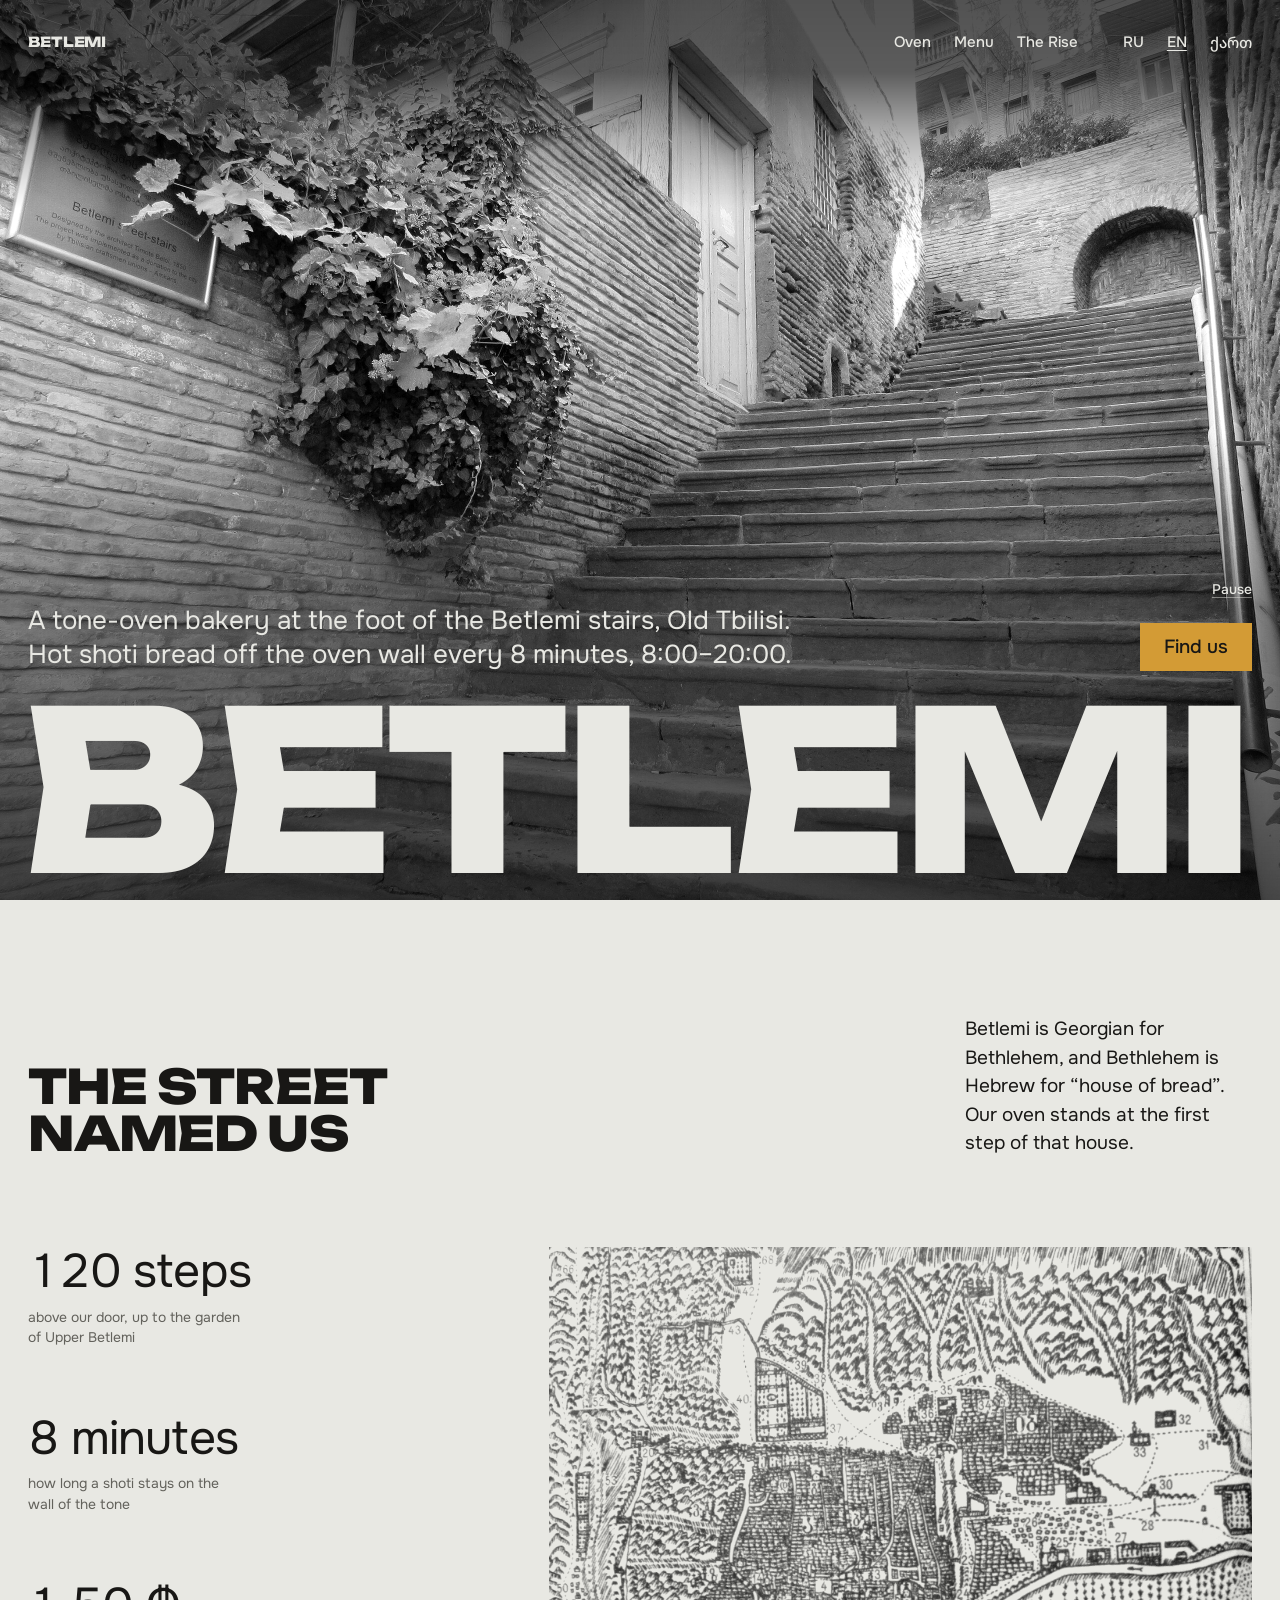
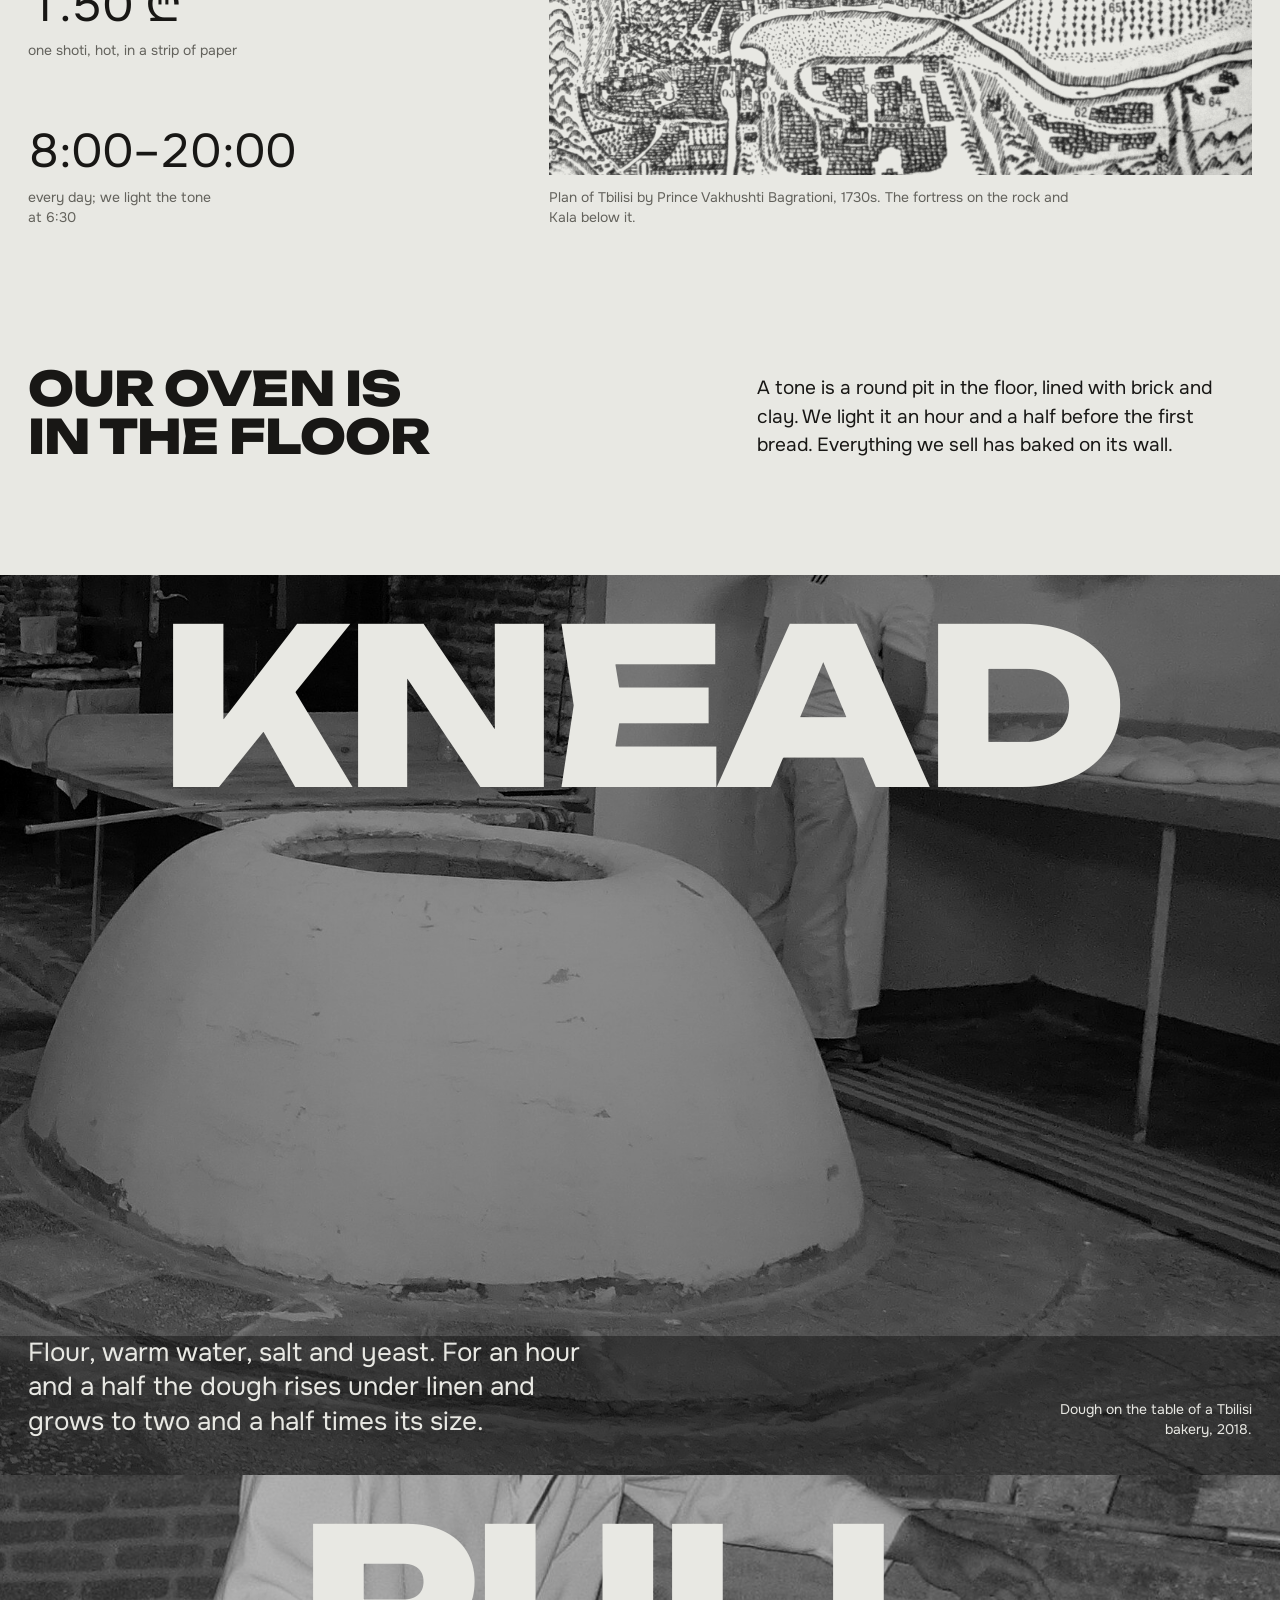
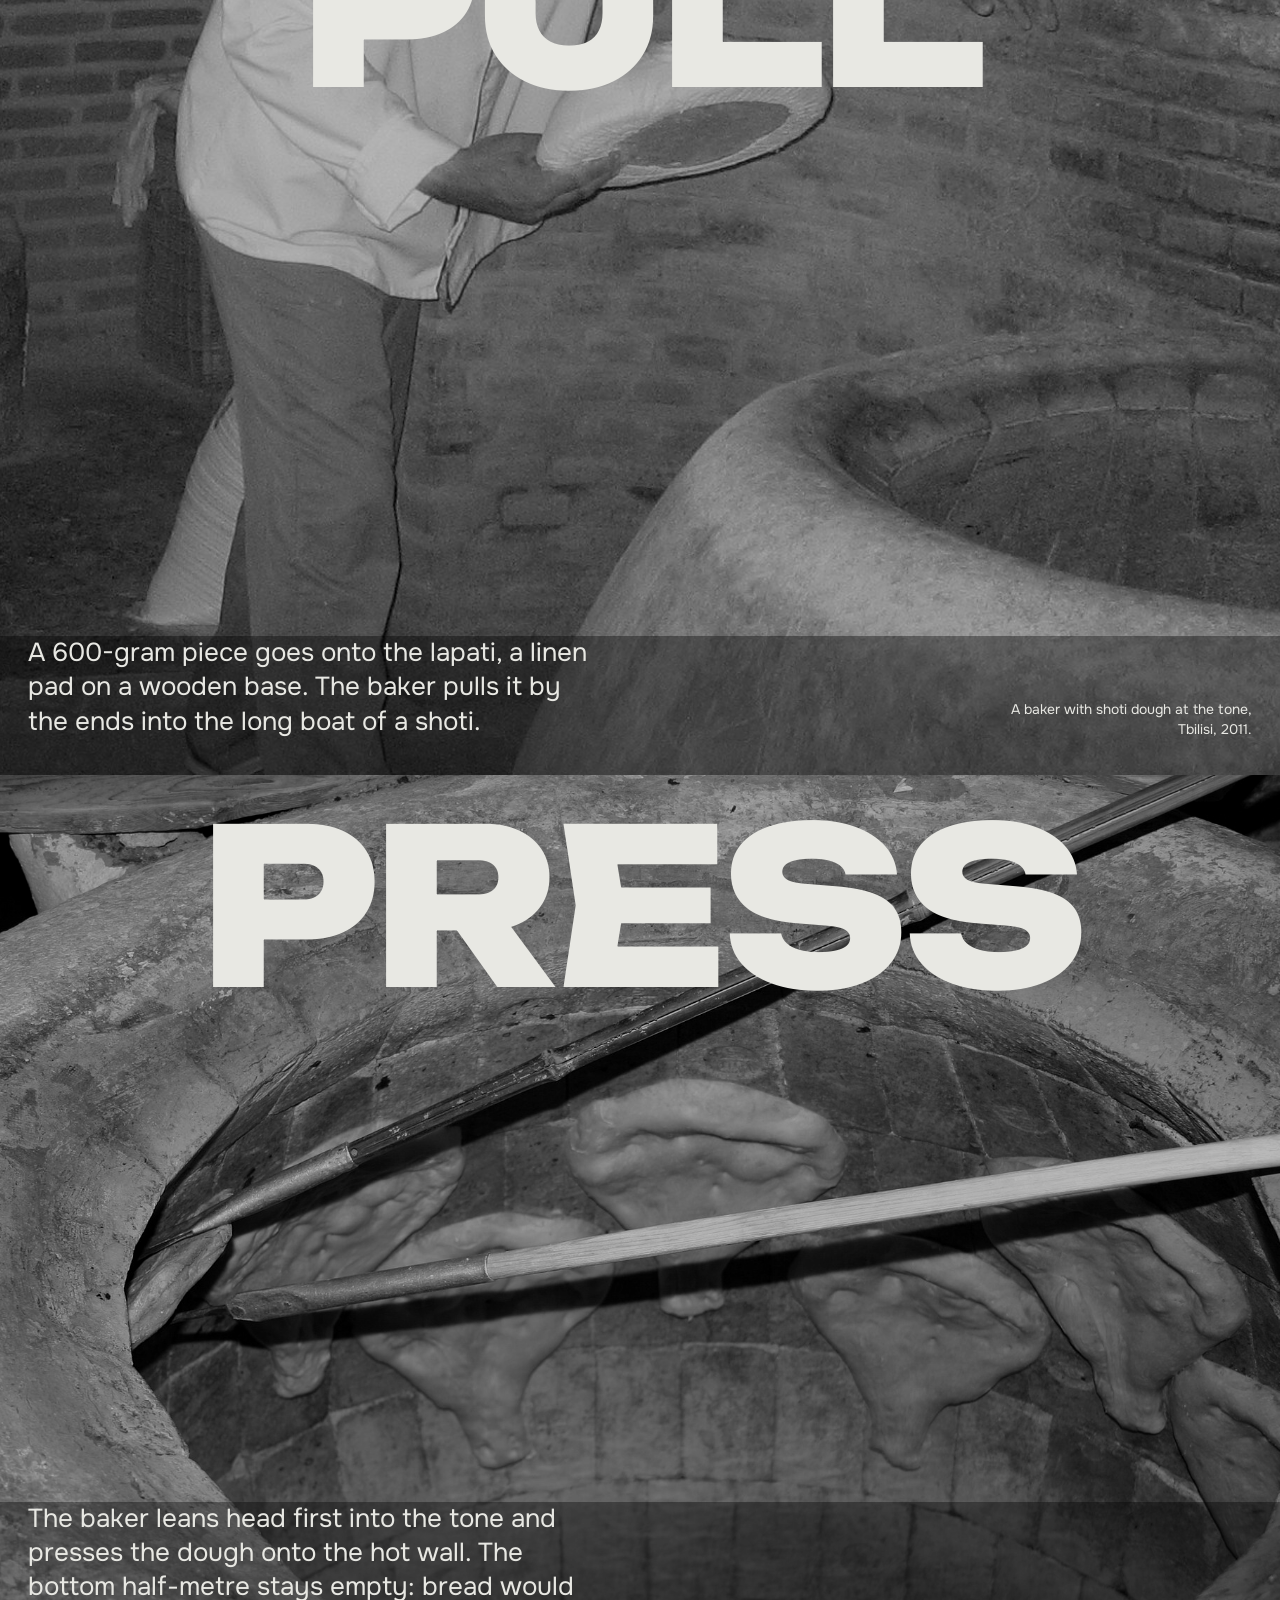
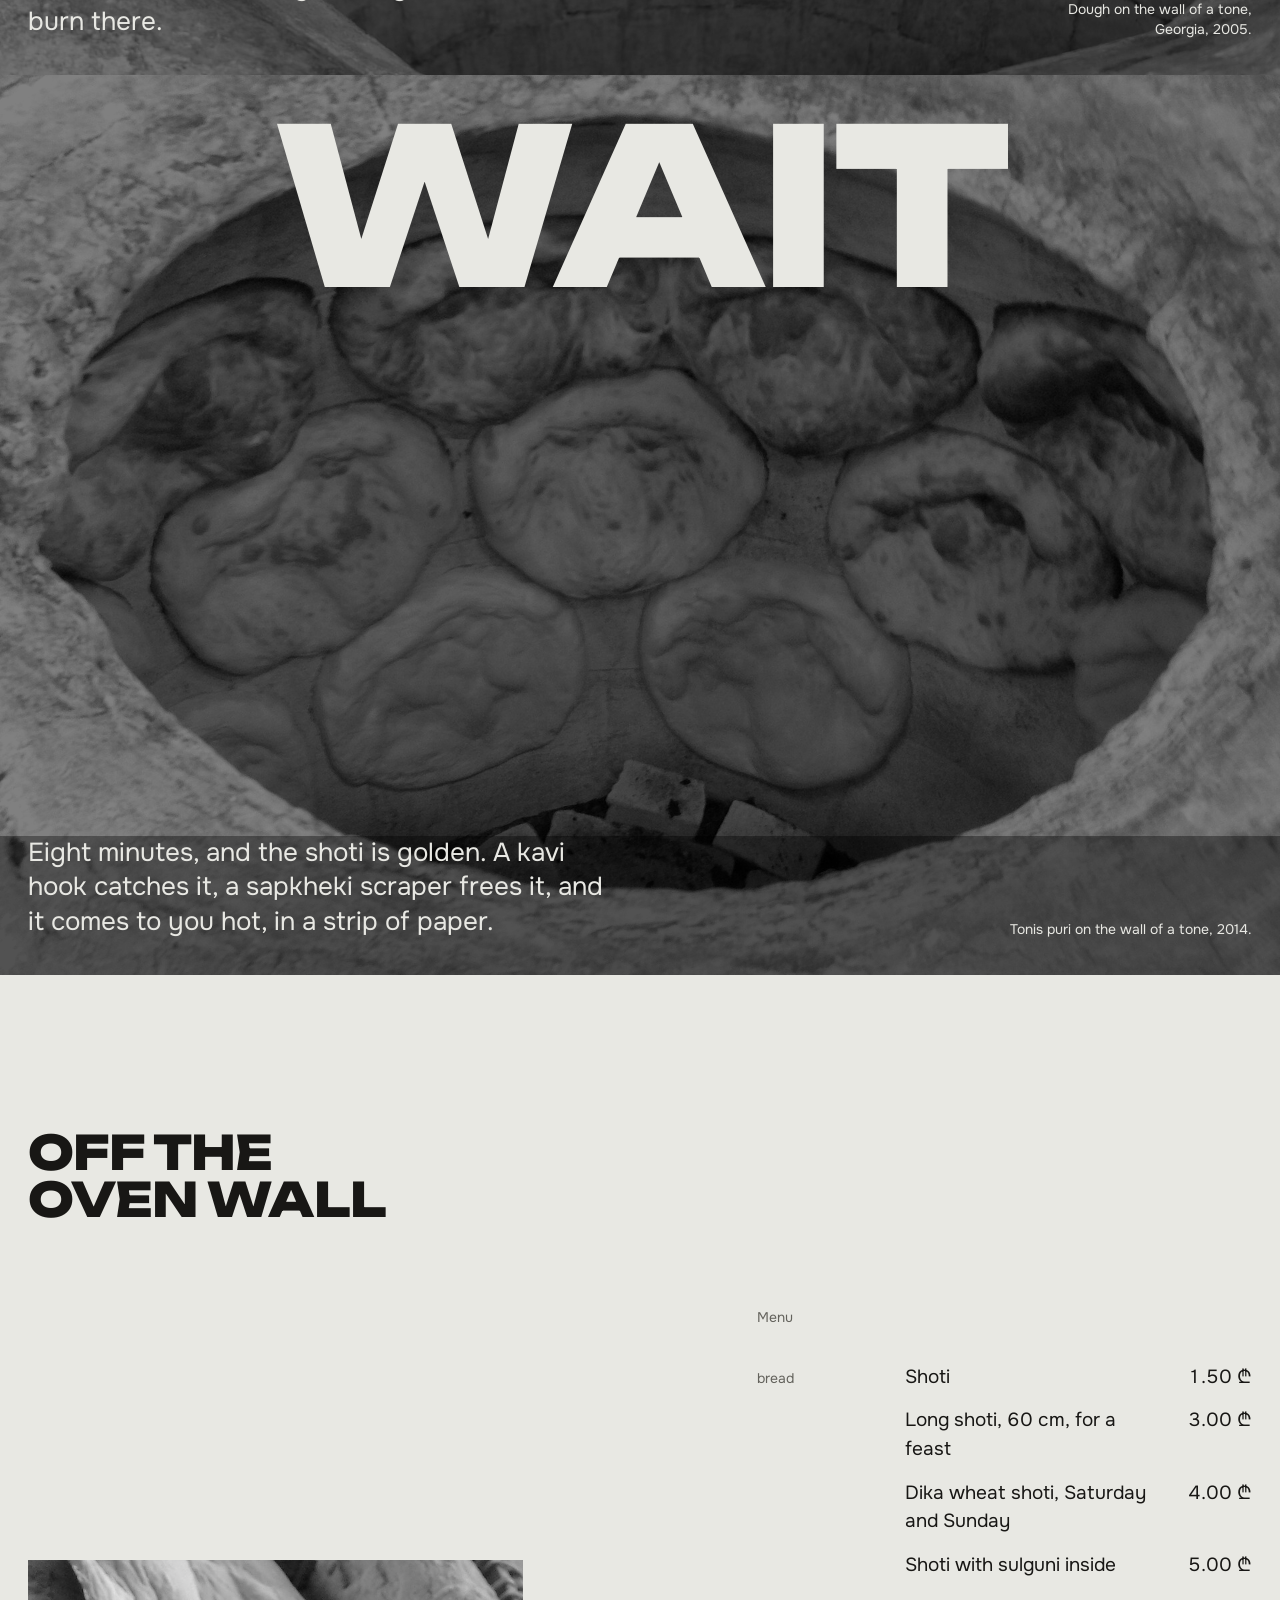
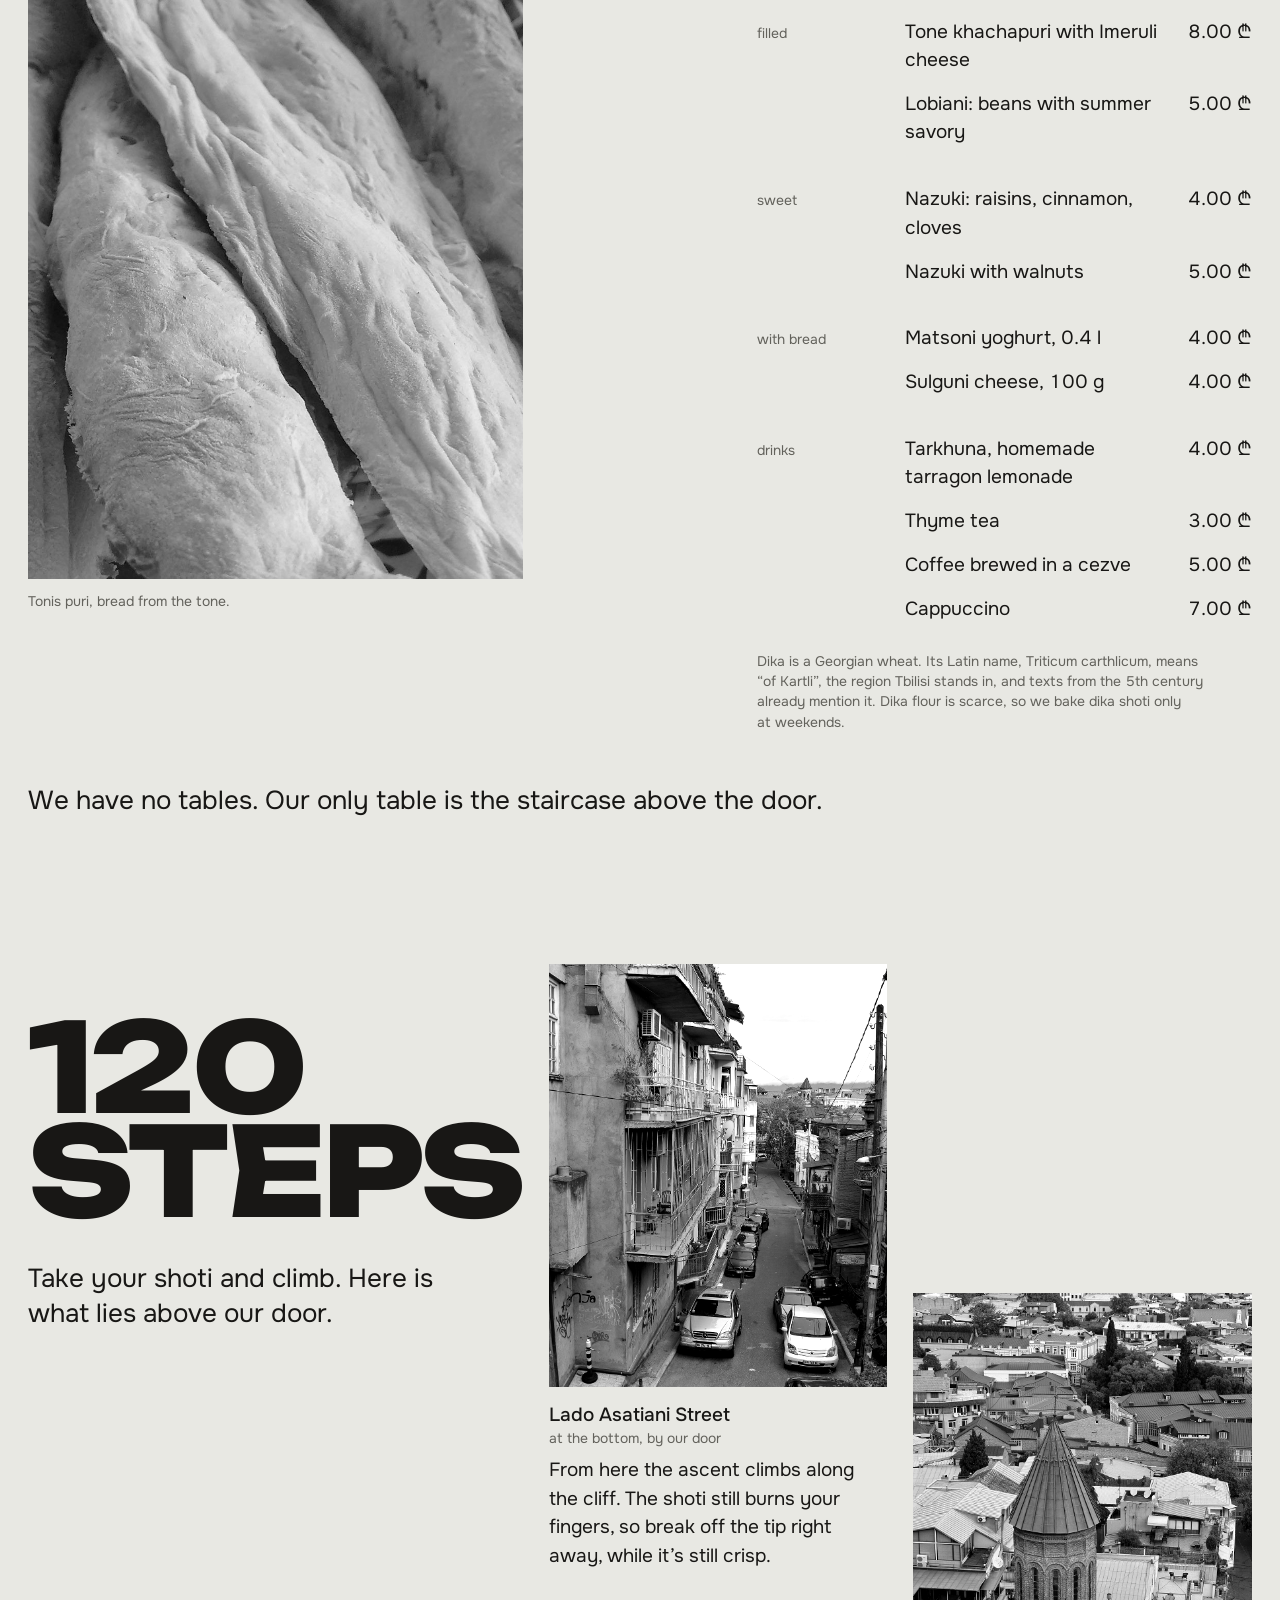
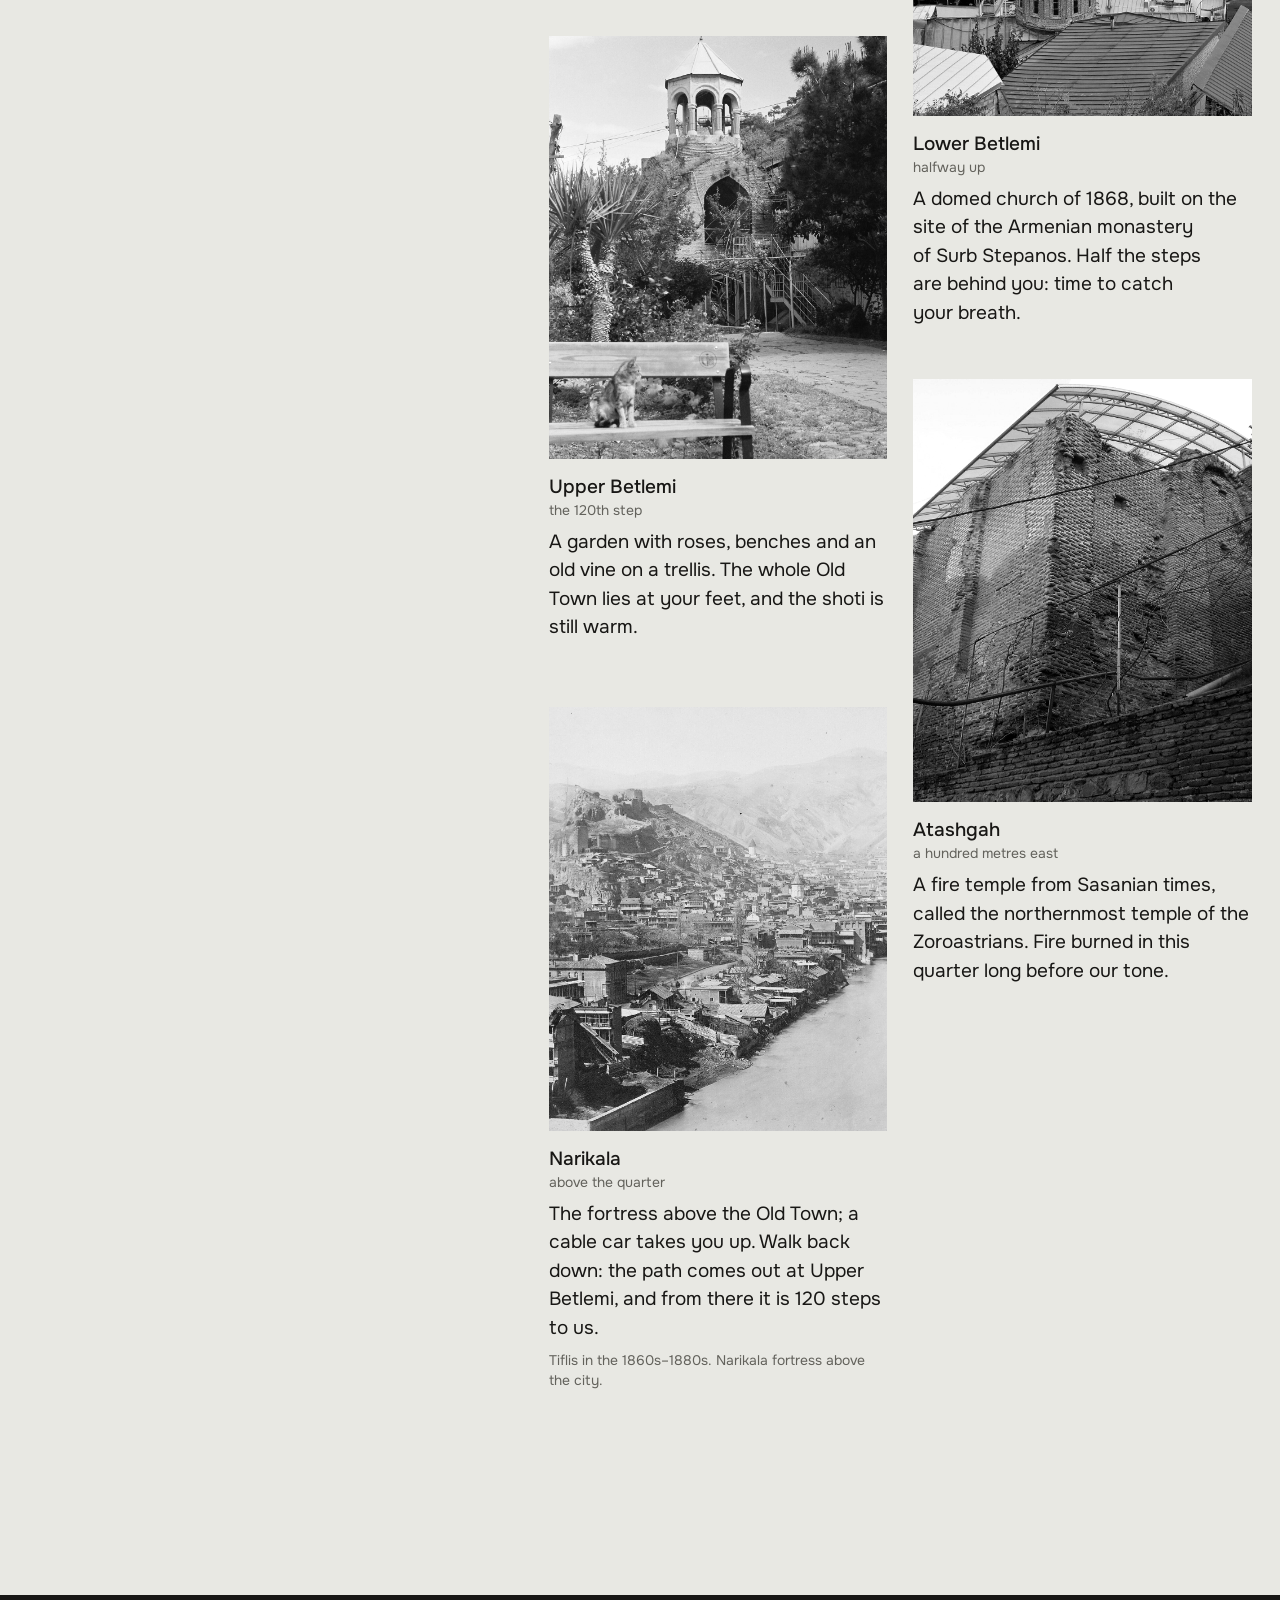
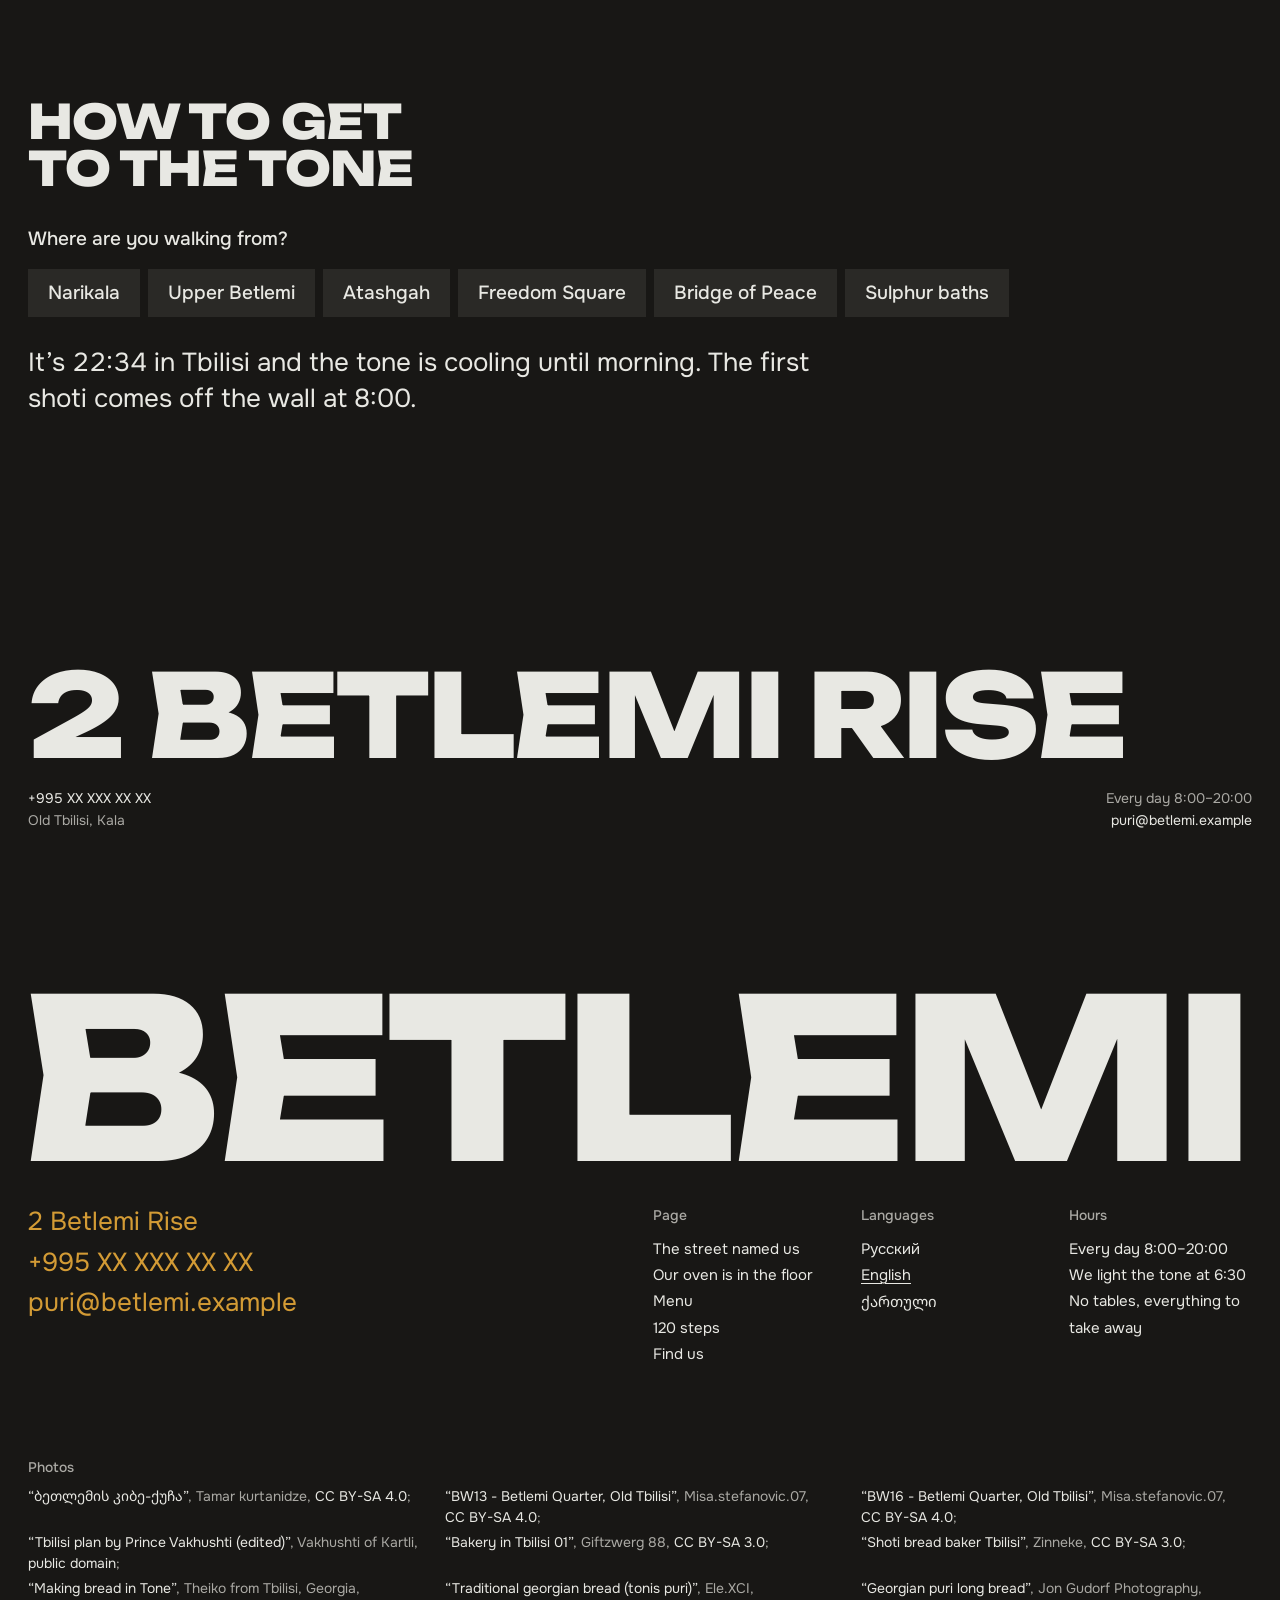
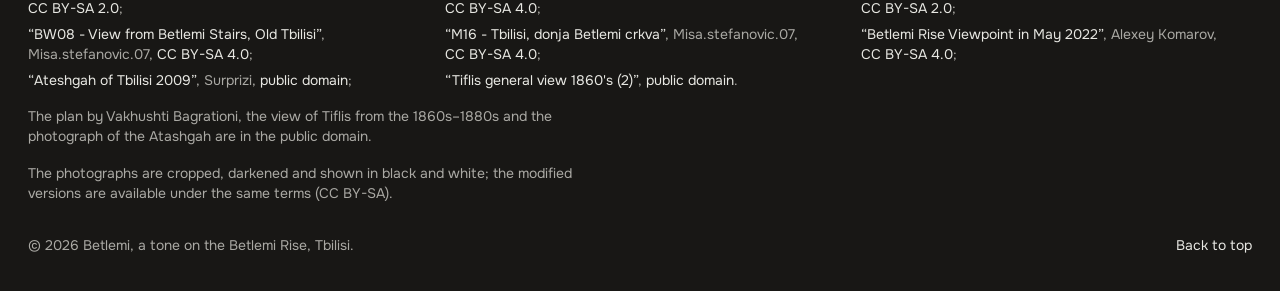
<file: tbilisi/en/index.html>
<!doctype html>
<html lang="en">
<head>
  <meta charset="utf-8">
  <meta name="viewport" content="width=device-width, initial-scale=1">
  <title>Betlemi: a tone bakery by the Betlemi stairs, Old Tbilisi</title>
  <meta name="description" content="A bakery with a tone oven at the foot of the 120 Betlemi steps. Shoti bread off the oven wall every eight minutes, from 8:00 to 20:00. 2 Betlemi Rise, Tbilisi.">
  <meta property="og:type" content="website">
  <meta property="og:title" content="Betlemi, a tone bakery by the Betlemi stairs">
  <meta property="og:description" content="Hot shoti bread off the wall of a tone oven every eight minutes. Old Tbilisi, at the first step of the Betlemi Rise.">
  <meta property="og:image" content="../assets/betlemi-stairs.jpg">
  <meta property="og:locale" content="en_GB">
  <meta name="theme-color" content="#181715">
  <link rel="icon" href="../assets/favicon.svg" type="image/svg+xml">
  <link rel="alternate" hreflang="ru" href="../index.html">
  <link rel="alternate" hreflang="en" href="../en/index.html">
  <link rel="alternate" hreflang="ka" href="../ka/index.html">
  <link rel="alternate" hreflang="x-default" href="../index.html">
  <link rel="preconnect" href="https://fonts.googleapis.com">
  <link rel="preconnect" href="https://fonts.gstatic.com" crossorigin>
  <link href="https://fonts.googleapis.com/css2?family=Unbounded:wght@800&amp;family=Onest:wght@400;500&amp;display=swap" rel="stylesheet">
  <link href="https://fonts.googleapis.com/css2?family=Noto+Sans+Georgian:wght@400;500&amp;text=%E1%83%90%E1%83%91%E1%83%94%E1%83%97%E1%83%98%E1%83%99%E1%83%9A%E1%83%9B%E1%83%A0%E1%83%A1%E1%83%A3%E1%83%A5%E1%83%A9&amp;display=swap" rel="stylesheet">
  <link rel="stylesheet" href="../styles.css">
  <script>document.documentElement.classList.add('js')</script>
</head>
<body>
  <a class="skip" href="#main">Skip to content</a>
  <header class="top">
    <a class="top__mark" href="#top" translate="no">Betlemi</a>
    <div class="top__right">
      <div class="top__left">
        <button class="top__menu link" type="button" aria-expanded="false" aria-controls="sheet">Sections</button>
        <nav class="top__links" aria-label="Sections">
          <a class="link" href="#pech">Oven</a>
          <a class="link" href="#menu">Menu</a>
          <a class="link" href="#podjom">The Rise</a>
        </nav>
        <nav class="langs" aria-label="Languages">
          <a class="link" href="../index.html" hreflang="ru" lang="ru" aria-label="Русский">RU</a>
          <a class="link" href="../en/index.html" hreflang="en" lang="en" aria-current="page">EN</a>
          <a class="link ka-label" href="../ka/index.html" hreflang="ka" lang="ka" aria-label="ქართული">ქართ</a>
        </nav>
      </div>
      <a class="button top__cta" href="#dojti">Find us</a>
    </div>
  </header>
  <div class="sheet" id="sheet" role="dialog" aria-modal="true" aria-label="Sections" hidden>
    <div class="sheet__bar">
      <button class="sheet__close link" type="button">Close</button>
    </div>
    <nav class="sheet__nav" aria-label="Sections">
      <ul>
        <li><a href="#pech">Oven</a></li>
        <li><a href="#menu">Menu</a></li>
        <li><a href="#podjom">The Rise</a></li>
        <li><a href="#dojti">Find us</a></li>
      </ul>
    </nav>
    <nav class="sheet__langs" aria-label="Languages">
      <ul>
        <li><a class="link" href="../index.html" hreflang="ru" lang="ru">Русский</a></li>
        <li><a class="link link--on" href="../en/index.html" hreflang="en" lang="en" aria-current="page">English</a></li>
        <li><a class="link ka-label" href="../ka/index.html" hreflang="ka" lang="ka">ქართული</a></li>
      </ul>
    </nav>
  </div>

  <main id="main" tabindex="-1">
    <section class="hero" id="top">
      <figure class="hero__media">
      <img src="../assets/betlemi-stairs.jpg" width="2560" height="1920" alt="The stone steps of the Betlemi Rise climb between brick walls and wooden balconies." fetchpriority="high" decoding="async" style="--pos:50% 62%;--pos-n:64% 50%">
      <img src="../assets/betlemi-lane-bw13.jpg" width="2560" height="1707" alt="The Betlemi quarter early in the morning: wooden balconies above a lane." loading="lazy" decoding="async" style="--pos:60% 50%;--pos-n:38% 50%">
      <img src="../assets/betlemi-courtyard-bw16.jpg" width="2560" height="1707" alt="A courtyard in the Betlemi quarter: steps up to a door, a half-basement below." loading="lazy" decoding="async" style="--pos:50% 40%;--pos-n:46% 50%">
      </figure>
      <div class="hero__body">
        <div class="hero__row">
          <p class="hero__lead" data-load style="--d:380ms">A tone-oven bakery at the foot of the Betlemi stairs, Old Tbilisi.<br>Hot shoti bread off the oven wall every 8&nbsp;minutes, <span class="nw">8:00–20:00</span>.</p>
          <div class="hero__aside" data-load style="--d:460ms">
            <button class="hero__pause link" type="button" hidden data-stop="Pause| the changing photos" data-play="Play| the changing photos">Pause<span class="sr-only"> the changing photos</span></button>
            <a class="button" href="#dojti">Find us</a>
          </div>
        </div>
        <h1 class="hero__name display" translate="no" data-fit data-fit-max="18" data-fit-max-narrow="24"><span class="fit">Betlemi</span></h1>
      </div>
    </section>

    <section class="name wrap" id="dom">
      <div class="grid name__top">
        <h2 class="head name__title" data-reveal>The street named us</h2>
        <p class="name__note" data-reveal style="--i:1">Betlemi is Georgian for Bethlehem, and Bethlehem is Hebrew for “house of bread”. Our oven stands at the first step of that house.</p>
      </div>
      <ul class="facts">
        <li class="fact" data-reveal style="--i:0">
          <p class="fact__big">120&nbsp;steps</p>
          <p class="fact__note small">above our door, up to the garden of Upper Betlemi</p>
        </li>
        <li class="fact" data-reveal style="--i:1">
          <p class="fact__big">8&nbsp;minutes</p>
          <p class="fact__note small">how long a shoti stays on the wall of the tone</p>
        </li>
        <li class="fact" data-reveal style="--i:2">
          <p class="fact__big">1.50&nbsp;₾</p>
          <p class="fact__note small">one shoti, hot, in a strip of paper</p>
        </li>
        <li class="fact" data-reveal style="--i:3">
          <p class="fact__big"><span class="nw">8:00–20:00</span></p>
          <p class="fact__note small">every day; we light the tone at 6:30</p>
        </li>
      </ul>
      <figure class="grid name__planrow">
        <div class="name__plan">
          <div class="name__planframe shutter" data-reveal><img src="../assets/vakhushti-plan.jpg" width="1800" height="2052" alt="An old plan of Tbilisi: the fortress on the rock, the quarters of Kala and the Mtkvari River." loading="lazy" decoding="async" style="--pos:50% 4%"></div>
        </div>
        <figcaption class="name__planside cap" data-reveal style="--i:2">Plan of Tbilisi by Prince Vakhushti Bagrationi, 1730s. The fortress on the rock and Kala below it.</figcaption>
      </figure>
    </section>

    <section class="oven" id="pech">
      <div class="oven__intro wrap grid">
        <h2 class="head oven__title" data-reveal>Our oven is in the floor</h2>
        <p class="oven__text" data-reveal style="--i:1">A tone is a round pit in the floor, lined with brick and clay. We light it an hour and a half before the first bread. Everything we sell has baked on its wall.</p>
      </div>
    <div class="panel" id="pech-1">
      <figure class="panel__media"><img src="../assets/tbilisi-bakery-dough.jpg" width="1728" height="1253" alt="A baker, seen from behind, sets out rounds of dough on a long table beside the white dome of a tone." loading="lazy" decoding="async" style="--pos:75% 0%;--pos-n:80% 0%;--dim:0.56"></figure>
      <div class="panel__track wrap">
        <h3 class="panel__verb display" data-fit data-fit-group="verbs" data-fit-max="17" data-fit-max-narrow="24"><span class="fit">Knead</span></h3>
      </div>
      <div class="panel__foot">
        <p class="panel__say" data-reveal>Flour, warm water, salt and yeast. For an hour and a half the dough rises under linen and grows to two and a half times its size.</p>
        <p class="panel__cap small" data-reveal style="--i:1">Dough on the table of a Tbilisi bakery, 2018.</p>
      </div>
    </div>
    <div class="panel" id="pech-2">
      <figure class="panel__media"><img src="../assets/tbilisi-shoti-baker-hands.jpg" width="2385" height="875" alt="A baker’s hands hold stretched dough on a round pad by the rim of the tone; rows of dough rounds wait on a table to the left." loading="lazy" decoding="async" style="--pos:58% 50%;--pos-n:47% 50%"></figure>
      <div class="panel__track wrap">
        <h3 class="panel__verb display" data-fit data-fit-group="verbs" data-fit-max="17" data-fit-max-narrow="24"><span class="fit">Pull</span></h3>
      </div>
      <div class="panel__foot">
        <p class="panel__say" data-reveal>A 600-gram piece goes onto the lapati, a linen pad on a wooden base. The baker pulls it by the ends into the long boat of a shoti.</p>
        <p class="panel__cap small" data-reveal style="--i:1">A baker with shoti dough at the tone, Tbilisi, 2011.</p>
      </div>
    </div>
    <div class="panel" id="pech-3">
      <figure class="panel__media"><img src="../assets/tone-dough-on-wall.jpg" width="1920" height="1280" alt="The round mouth of an oven in the floor, with pale strips of dough on its walls." loading="lazy" decoding="async" style="--pos:50% 50%"></figure>
      <div class="panel__track wrap">
        <h3 class="panel__verb display" data-fit data-fit-group="verbs" data-fit-max="17" data-fit-max-narrow="24"><span class="fit">Press</span></h3>
      </div>
      <div class="panel__foot">
        <p class="panel__say" data-reveal>The baker leans head first into the tone and presses the dough onto the hot wall. The bottom half-metre stays empty: bread would burn there.</p>
        <p class="panel__cap small" data-reveal style="--i:1">Dough on the wall of a tone, Georgia, 2005.</p>
      </div>
    </div>
    <div class="panel" id="pech-4">
      <figure class="panel__media"><img src="../assets/tonis-puri.jpg" width="1920" height="1920" alt="Round loaves browning on the wall of a tone." loading="lazy" decoding="async" style="--pos:50% 42%;--dim:0.5"></figure>
      <div class="panel__track wrap">
        <h3 class="panel__verb display" data-fit data-fit-group="verbs" data-fit-max="17" data-fit-max-narrow="24"><span class="fit">Wait</span></h3>
      </div>
      <div class="panel__foot">
        <p class="panel__say" data-reveal>Eight minutes, and the shoti is golden. A kavi hook catches it, a sapkheki scraper frees it, and it comes to you hot, in a strip of paper.</p>
        <p class="panel__cap small" data-reveal style="--i:1">Tonis puri on the wall of a tone, 2014.</p>
      </div>
    </div>
    </section>

    <section class="menu wrap" id="menu">
      <div class="grid">
        <h2 class="head menu__title" data-reveal>Off the<br>oven wall</h2>
      </div>
      <div class="grid menu__body">
        <figure class="menu__photo">
          <div class="frame shutter" data-reveal><img src="../assets/shoti-basket.jpg" width="1400" height="1205" alt="Long shoti loaves in a wicker basket." loading="lazy" decoding="async" style="--pos:60% 0%"></div>
          <figcaption class="cap">Tonis puri, bread from the tone.</figcaption>
        </figure>
        <p class="menu__label small" aria-hidden="true">Menu</p>
        <div class="menu__list">
          <table>
            <caption class="sr-only">Menu</caption>
            <tbody>
              <tr class="first" data-reveal style="--i:0"><td class="kind">bread</td><td class="what">Shoti</td><td class="price">1.50&nbsp;₾</td></tr>
              <tr data-reveal style="--i:1"><td class="kind kind--rep"><span class="sr-only">bread</span></td><td class="what">Long shoti, 60&nbsp;cm, for a feast</td><td class="price">3.00&nbsp;₾</td></tr>
              <tr data-reveal style="--i:2"><td class="kind kind--rep"><span class="sr-only">bread</span></td><td class="what">Dika wheat shoti, Saturday and Sunday</td><td class="price">4.00&nbsp;₾</td></tr>
              <tr data-reveal style="--i:3"><td class="kind kind--rep"><span class="sr-only">bread</span></td><td class="what">Shoti with sulguni inside</td><td class="price">5.00&nbsp;₾</td></tr>
              <tr class="group first" data-reveal style="--i:4"><td class="kind">filled</td><td class="what">Tone khachapuri with Imeruli cheese</td><td class="price">8.00&nbsp;₾</td></tr>
              <tr data-reveal style="--i:5"><td class="kind kind--rep"><span class="sr-only">filled</span></td><td class="what">Lobiani: beans with summer savory</td><td class="price">5.00&nbsp;₾</td></tr>
              <tr class="group first" data-reveal style="--i:6"><td class="kind">sweet</td><td class="what">Nazuki: raisins, cinnamon, cloves</td><td class="price">4.00&nbsp;₾</td></tr>
              <tr data-reveal style="--i:7"><td class="kind kind--rep"><span class="sr-only">sweet</span></td><td class="what">Nazuki with walnuts</td><td class="price">5.00&nbsp;₾</td></tr>
              <tr class="group first" data-reveal style="--i:0"><td class="kind">with bread</td><td class="what">Matsoni yoghurt, 0.4&nbsp;l</td><td class="price">4.00&nbsp;₾</td></tr>
              <tr data-reveal style="--i:1"><td class="kind kind--rep"><span class="sr-only">with bread</span></td><td class="what">Sulguni cheese, 100&nbsp;g</td><td class="price">4.00&nbsp;₾</td></tr>
              <tr class="group first" data-reveal style="--i:2"><td class="kind">drinks</td><td class="what">Tarkhuna, homemade tarragon lemonade</td><td class="price">4.00&nbsp;₾</td></tr>
              <tr data-reveal style="--i:3"><td class="kind kind--rep"><span class="sr-only">drinks</span></td><td class="what">Thyme tea</td><td class="price">3.00&nbsp;₾</td></tr>
              <tr data-reveal style="--i:4"><td class="kind kind--rep"><span class="sr-only">drinks</span></td><td class="what">Coffee brewed in a cezve</td><td class="price">5.00&nbsp;₾</td></tr>
              <tr data-reveal style="--i:5"><td class="kind kind--rep"><span class="sr-only">drinks</span></td><td class="what">Cappuccino</td><td class="price">7.00&nbsp;₾</td></tr>
            </tbody>
          </table>
        </div>
        <p class="menu__note small" data-reveal>Dika is a Georgian wheat. Its Latin name, Triticum carthlicum, means “of Kartli”, the region Tbilisi stands in, and texts from the 5th century already mention it. Dika flour is scarce, so we bake dika shoti only at weekends.</p>
      </div>
      <p class="menu__close lead" data-reveal>We have no tables. Our only table is the staircase above the door.</p>
    </section>

    <section class="climb wrap" id="podjom">
      <div class="grid climb__grid">
        <div class="climb__side">
          <div class="climb__pin">
            <h2 class="climb__title display" data-fit data-fit-max="17" data-fit-max-narrow="24"><span class="fit">120<br>steps</span></h2>
            <p class="climb__intro lead" data-reveal style="--i:1">Take your shoti and climb. Here is what lies above our door.</p>
          </div>
        </div>
        <ol class="places">
        <li class="place">
          <figure>
            <div class="place__frame shutter" data-reveal><img src="../assets/betlemi-view-down-bw08.jpg" width="1920" height="1280" alt="The view down from the Betlemi steps to an Old Town street early in the morning." loading="lazy" decoding="async" style="--pos:55% 50%"></div>
            <figcaption class="place__text" data-reveal style="--i:1">
              <h3 class="place__name">Lado Asatiani Street</h3>
              <p class="place__where small">at the bottom, by our door</p>
              <p class="place__say">From here the ascent climbs along the cliff. The shoti still burns your fingers, so break off the tip right away, while it’s still crisp.</p>
            </figcaption>
          </figure>
        </li>
        <li class="place">
          <figure>
            <div class="place__frame shutter" data-reveal><img src="../assets/lower-betlemi.jpg" width="1920" height="1280" alt="The dome of Lower Betlemi church above the roofs of the Old Town." loading="lazy" decoding="async" style="--pos:42% 60%"></div>
            <figcaption class="place__text" data-reveal style="--i:1">
              <h3 class="place__name">Lower Betlemi</h3>
              <p class="place__where small">halfway up</p>
              <p class="place__say">A domed church of 1868, built on the site of the Armenian monastery of Surb Stepanos. Half the steps are behind you: time to catch your breath.</p>
            </figcaption>
          </figure>
        </li>
        <li class="place">
          <figure>
            <div class="place__frame shutter" data-reveal><img src="../assets/upper-betlemi-garden.jpg" width="1200" height="1800" alt="Upper Betlemi church with its brick bell tower." loading="lazy" decoding="async" style="--pos:50% 40%"></div>
            <figcaption class="place__text" data-reveal style="--i:1">
              <h3 class="place__name">Upper Betlemi</h3>
              <p class="place__where small">the 120th step</p>
              <p class="place__say">A garden with roses, benches and an old vine on a trellis. The whole Old Town lies at your feet, and the shoti is still warm.</p>
            </figcaption>
          </figure>
        </li>
        <li class="place">
          <figure>
            <div class="place__frame shutter" data-reveal><img src="../assets/ateshgah.jpg" width="1920" height="1440" alt="The brick walls of the ancient Atashgah fire temple in a Tbilisi courtyard." loading="lazy" decoding="async" style="--pos:45% 50%"></div>
            <figcaption class="place__text" data-reveal style="--i:1">
              <h3 class="place__name">Atashgah</h3>
              <p class="place__where small">a hundred metres east</p>
              <p class="place__say">A fire temple from Sasanian times, called the northernmost temple of the Zoroastrians. Fire burned in this quarter long before our tone.</p>
            </figcaption>
          </figure>
        </li>
        <li class="place">
          <figure>
            <div class="place__frame shutter" data-reveal><img src="../assets/tiflis-1860s.jpg" width="2000" height="1500" alt="An old photograph of Tiflis: a fortress on the ridge, the dense old town below it." loading="lazy" decoding="async" style="--pos:8% 50%"></div>
            <figcaption class="place__text" data-reveal style="--i:1">
              <h3 class="place__name">Narikala</h3>
              <p class="place__where small">above the quarter</p>
              <p class="place__say">The fortress above the Old Town; a cable car takes you up. Walk back down: the path comes out at Upper Betlemi, and from there it is 120&nbsp;steps to us.</p>
              <p class="place__cap small">Tiflis in the 1860s–1880s. Narikala fortress above the city.</p>
            </figcaption>
          </figure>
        </li>
        </ol>
      </div>
    </section>

    <section class="reach wrap" id="dojti">
      <div class="reach__head">
        <h2 class="head reach__title" data-reveal>How to get to the tone</h2>
        <div class="live" data-reveal style="--i:1">
          <p class="live__ask" id="live-ask">Where are you walking from?</p>
          <div class="live__places" role="group" aria-labelledby="live-ask" hidden>
          <button class="place-btn" type="button" data-place="narikala" aria-pressed="false">Narikala</button>
          <button class="place-btn" type="button" data-place="upper" aria-pressed="false">Upper Betlemi</button>
          <button class="place-btn" type="button" data-place="ateshgah" aria-pressed="false">Atashgah</button>
          <button class="place-btn" type="button" data-place="freedom" aria-pressed="false">Freedom Square</button>
          <button class="place-btn" type="button" data-place="bridge" aria-pressed="false">Bridge of Peace</button>
          <button class="place-btn" type="button" data-place="baths" aria-pressed="false">Sulphur baths</button>
          </div>
          <p class="live__fallback">A shoti comes off the wall every eight minutes, from 8:00 to 20:00. Walking time to us: 12&nbsp;minutes from Narikala, 3 from Upper Betlemi, 4 from Atashgah, 9 from Freedom Square, 10 from the Bridge of Peace, 12 from the sulphur baths.</p>
          <p class="live__out"></p>
          <p class="sr-only" id="live-say" role="status"></p>
        </div>
      </div>
      <div class="reach__foot">
        <a class="reach__addr" href="https://www.openstreetmap.org/?mlat=41.6898&amp;mlon=44.8041#map=19/41.6898/44.8041"><span class="display" data-fit data-fit-max="9" data-fit-max-narrow="13"><span class="fit">2 Betlemi <br class="br-narrow">Rise</span></span></a>
        <div class="reach__corners small">
          <p><span class="contact">+995 XX XXX XX XX</span><br>Old Tbilisi, Kala</p>
          <p class="r">Every day <span class="nw">8:00–20:00</span><br><span class="contact">puri@betlemi.example</span></p>
        </div>
      </div>
    </section>
  </main>

  <footer class="foot wrap">
    <div class="foot__mark" aria-hidden="true" translate="no"><p class="display" data-fit data-fit-max="18" data-fit-max-narrow="24"><span class="fit">Betlemi</span></p></div>
    <div class="grid foot__row">
      <ul class="foot__places">
        <li><a class="link" href="https://www.openstreetmap.org/?mlat=41.6898&amp;mlon=44.8041#map=19/41.6898/44.8041">2 Betlemi Rise</a></li>
        <li><span class="contact">+995 XX XXX XX XX</span></li>
        <li><span class="contact">puri@betlemi.example</span></li>
      </ul>
      <div class="foot__cols">
        <div>
          <h3>Page</h3>
          <ul>
            <li><a class="link" href="#dom">The street named us</a></li>
            <li><a class="link" href="#pech">Our oven is in the floor</a></li>
            <li><a class="link" href="#menu">Menu</a></li>
            <li><a class="link" href="#podjom">120 steps</a></li>
            <li><a class="link" href="#dojti">Find us</a></li>
          </ul>
        </div>
        <div>
          <h3>Languages</h3>
          <ul>
            <li><a class="link" href="../index.html" hreflang="ru" lang="ru">Русский</a></li>
            <li><a class="link link--on" href="../en/index.html" hreflang="en" lang="en" aria-current="page">English</a></li>
            <li><a class="link ka-label" href="../ka/index.html" hreflang="ka" lang="ka">ქართული</a></li>
          </ul>
        </div>
        <div>
          <h3>Hours</h3>
          <ul>
            <li>Every day <span class="nw">8:00–20:00</span></li>
            <li>We light the tone at 6:30</li>
            <li>No tables, everything to take away</li>
          </ul>
        </div>
      </div>
    </div>
    <div class="foot__credits small">
      <h3>Photos</h3>
      <ul>
        <li><a class="link" href="https://commons.wikimedia.org/wiki/File:%E1%83%91%E1%83%94%E1%83%97%E1%83%9A%E1%83%94%E1%83%9B%E1%83%98%E1%83%A1_%E1%83%99%E1%83%98%E1%83%91%E1%83%94-%E1%83%A5%E1%83%A3%E1%83%A9%E1%83%90.jpg">“ბეთლემის კიბე-ქუჩა”</a>, Tamar kurtanidze, <a class="link" href="https://creativecommons.org/licenses/by-sa/4.0"><span class="nw">CC BY-SA 4.0</span></a>;</li>
        <li><a class="link" href="https://commons.wikimedia.org/wiki/File:BW13_-_Betlemi_Quarter,_Old_Tbilisi.jpg">“BW13 - Betlemi Quarter, Old Tbilisi”</a>, Misa.stefanovic.07, <a class="link" href="https://creativecommons.org/licenses/by-sa/4.0"><span class="nw">CC BY-SA 4.0</span></a>;</li>
        <li><a class="link" href="https://commons.wikimedia.org/wiki/File:BW16_-_Betlemi_Quarter,_Old_Tbilisi.jpg">“BW16 - Betlemi Quarter, Old Tbilisi”</a>, Misa.stefanovic.07, <a class="link" href="https://creativecommons.org/licenses/by-sa/4.0"><span class="nw">CC BY-SA 4.0</span></a>;</li>
        <li><a class="link" href="https://commons.wikimedia.org/wiki/File:Tbilisi_plan_by_Prince_Vakhushti_(edited).jpg">“Tbilisi plan by Prince Vakhushti (edited)”</a>, Vakhushti of Kartli, <a class="link" href="https://creativecommons.org/publicdomain/mark/1.0/"><span class="nw">public domain</span></a>;</li>
        <li><a class="link" href="https://commons.wikimedia.org/wiki/File:Bakery_in_Tbilisi_01.jpg">“Bakery in Tbilisi 01”</a>, Giftzwerg 88, <a class="link" href="https://creativecommons.org/licenses/by-sa/3.0"><span class="nw">CC BY-SA 3.0</span></a>;</li>
        <li><a class="link" href="https://commons.wikimedia.org/wiki/File:Shoti_bread_baker_Tbilisi.jpg">“Shoti bread baker Tbilisi”</a>, Zinneke, <a class="link" href="https://creativecommons.org/licenses/by-sa/3.0"><span class="nw">CC BY-SA 3.0</span></a>;</li>
        <li><a class="link" href="https://commons.wikimedia.org/wiki/File:Making_bread_in_Tone.jpg">“Making bread in Tone”</a>, Theiko from Tbilisi, Georgia, <a class="link" href="https://creativecommons.org/licenses/by-sa/2.0"><span class="nw">CC BY-SA 2.0</span></a>;</li>
        <li><a class="link" href="https://commons.wikimedia.org/wiki/File:Traditional_georgian_bread_(tonis_puri).jpg">“Traditional georgian bread (tonis puri)”</a>, Ele.XCI, <a class="link" href="https://creativecommons.org/licenses/by-sa/4.0"><span class="nw">CC BY-SA 4.0</span></a>;</li>
        <li><a class="link" href="https://commons.wikimedia.org/wiki/File:Georgian_puri_long_bread.jpg">“Georgian puri long bread”</a>, Jon Gudorf Photography, <a class="link" href="https://creativecommons.org/licenses/by-sa/2.0"><span class="nw">CC BY-SA 2.0</span></a>;</li>
        <li><a class="link" href="https://commons.wikimedia.org/wiki/File:BW08_-_View_from_Betlemi_Stairs,_Old_Tbilisi.jpg">“BW08 - View from Betlemi Stairs, Old Tbilisi”</a>, Misa.stefanovic.07, <a class="link" href="https://creativecommons.org/licenses/by-sa/4.0"><span class="nw">CC BY-SA 4.0</span></a>;</li>
        <li><a class="link" href="https://commons.wikimedia.org/wiki/File:M16_-_Tbilisi,_donja_Betlemi_crkva.jpg">“M16 - Tbilisi, donja Betlemi crkva”</a>, Misa.stefanovic.07, <a class="link" href="https://creativecommons.org/licenses/by-sa/4.0"><span class="nw">CC BY-SA 4.0</span></a>;</li>
        <li><a class="link" href="https://commons.wikimedia.org/wiki/File:Betlemi_Rise_Viewpoint_in_May_2022.jpg">“Betlemi Rise Viewpoint in May 2022”</a>, Alexey Komarov, <a class="link" href="https://creativecommons.org/licenses/by-sa/4.0"><span class="nw">CC BY-SA 4.0</span></a>;</li>
        <li><a class="link" href="https://commons.wikimedia.org/wiki/File:Ateshgah_of_Tbilisi_2009.jpg">“Ateshgah of Tbilisi 2009”</a>, Surprizi, <a class="link" href="https://creativecommons.org/publicdomain/mark/1.0/"><span class="nw">public domain</span></a>;</li>
        <li><a class="link" href="https://commons.wikimedia.org/wiki/File:Tiflis_general_view_1860%27s_(2).jpg">“Tiflis general view 1860's (2)”</a>, <a class="link" href="https://creativecommons.org/publicdomain/mark/1.0/"><span class="nw">public domain</span></a>.</li>
      </ul>
      <p>The plan by Vakhushti Bagrationi, the view of Tiflis from the 1860s–1880s and the photograph of the Atashgah are in the public domain.</p>
      <p>The photographs are cropped, darkened and shown in black and white; the modified versions are available under the same terms <span class="nw">(CC BY-SA)</span>.</p>
    </div>
    <div class="foot__last small">
      <p>© 2026 Betlemi, a tone on the Betlemi Rise, Tbilisi.</p>
      <a class="link" href="#top">Back to top</a>
    </div>
  </footer>

  <script type="application/json" id="live-data">{"idleLit":"It’s {now} in Tbilisi and the tone is lit. Tell us where you’re walking from, and we’ll tell you which shoti you can catch.","idleOff":"It’s {now} in Tbilisi and the tone is cooling until morning. The first shoti comes off the wall at 8:00.","ok":"{place}: {n}&nbsp;minutes on foot{stairs}. You’ll be at the door at {arrive}; the next shoti comes off the wall at {next}.","exact":"{place}: {n}&nbsp;minutes on foot{stairs}. You’ll be at the door at {arrive}, just in time to see a shoti come off the wall.","early":"{place}: {n}&nbsp;minutes on foot{stairs}. The first shoti comes off the wall at 8:00, so leave at {leave}.","late":"{place}: {n}&nbsp;minutes on foot{stairs}. Too late for today: the last shoti comes off the wall at 20:00. Tomorrow the first one is at 8:00.","stairs":", 120 steps down","places":{"narikala":{"name":"Narikala","n":12,"stairs":true},"upper":{"name":"Upper Betlemi","n":3,"stairs":true},"ateshgah":{"name":"Atashgah","n":4,"stairs":true},"freedom":{"name":"Freedom Square","n":9,"stairs":false},"bridge":{"name":"Bridge of Peace","n":10,"stairs":false},"baths":{"name":"Sulphur baths","n":12,"stairs":false}}}</script>
  <script src="../main.js" defer></script>
</body>
</html>
</file>
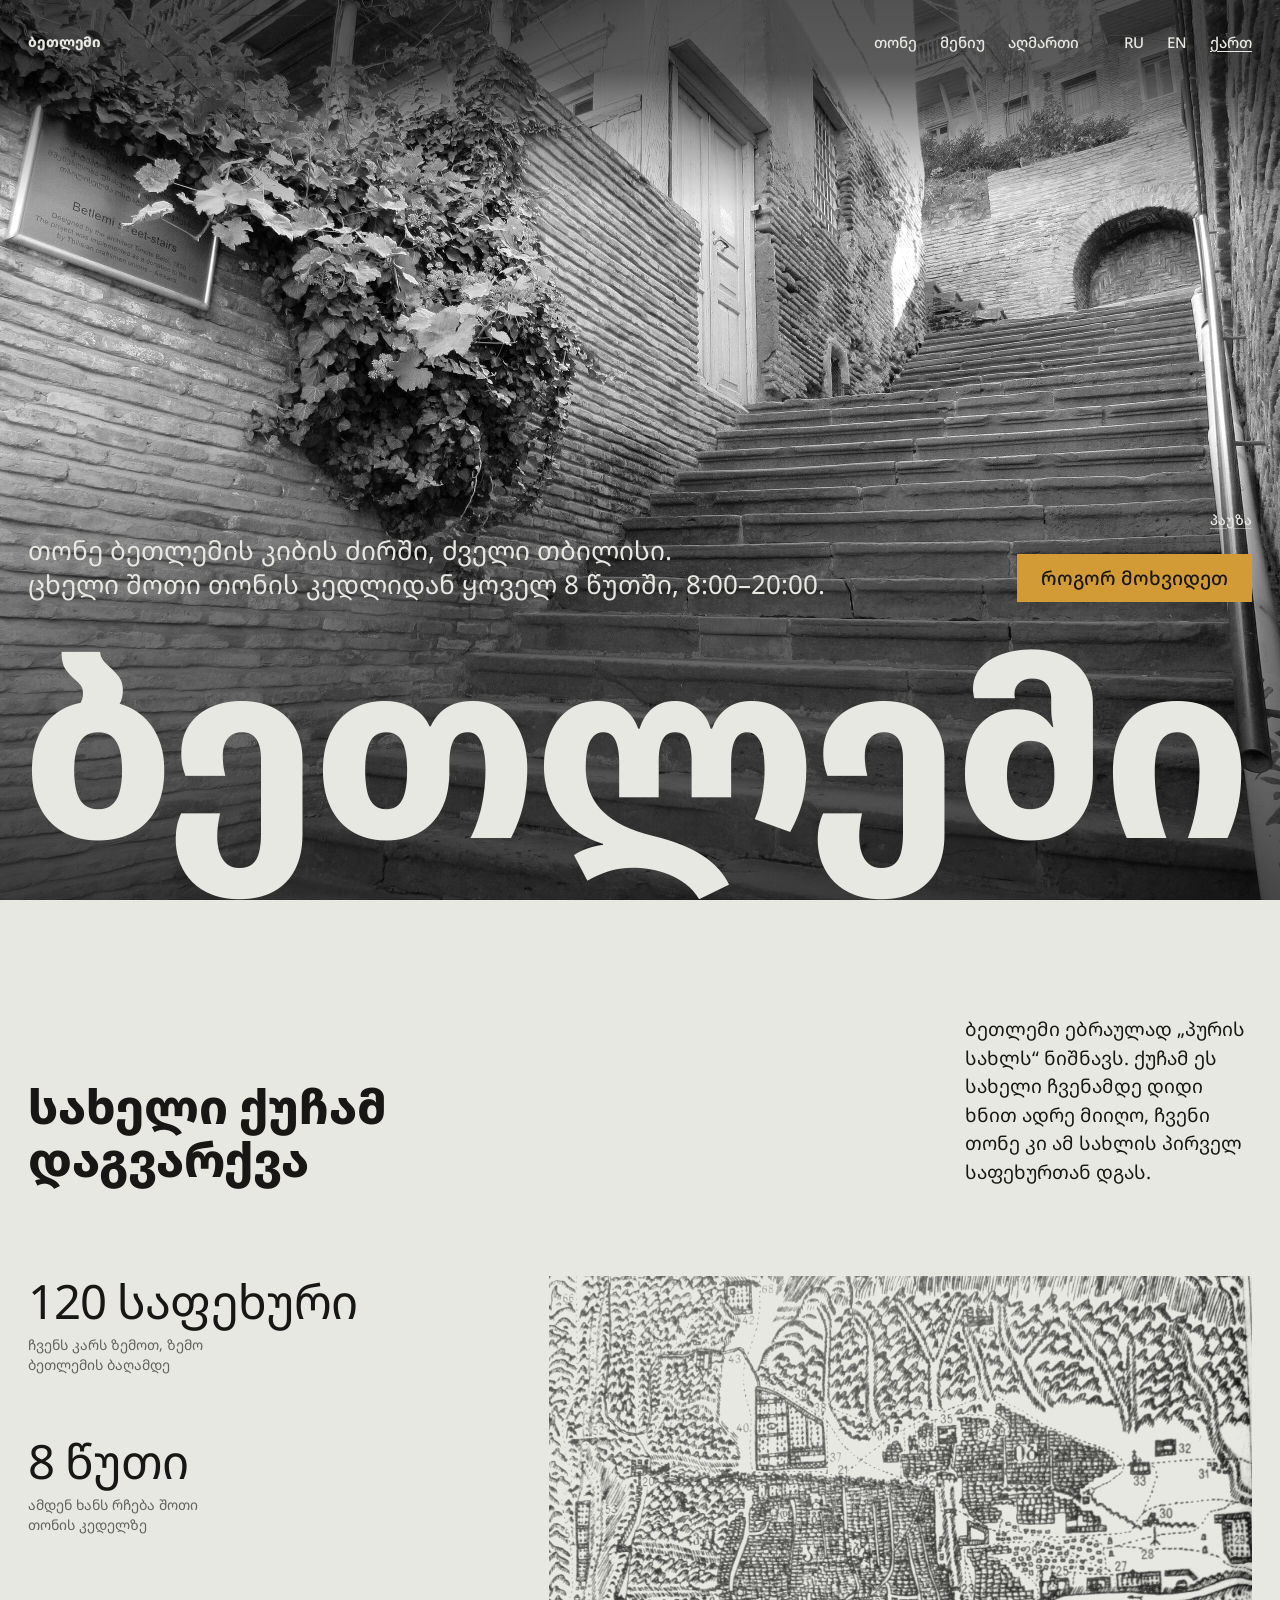
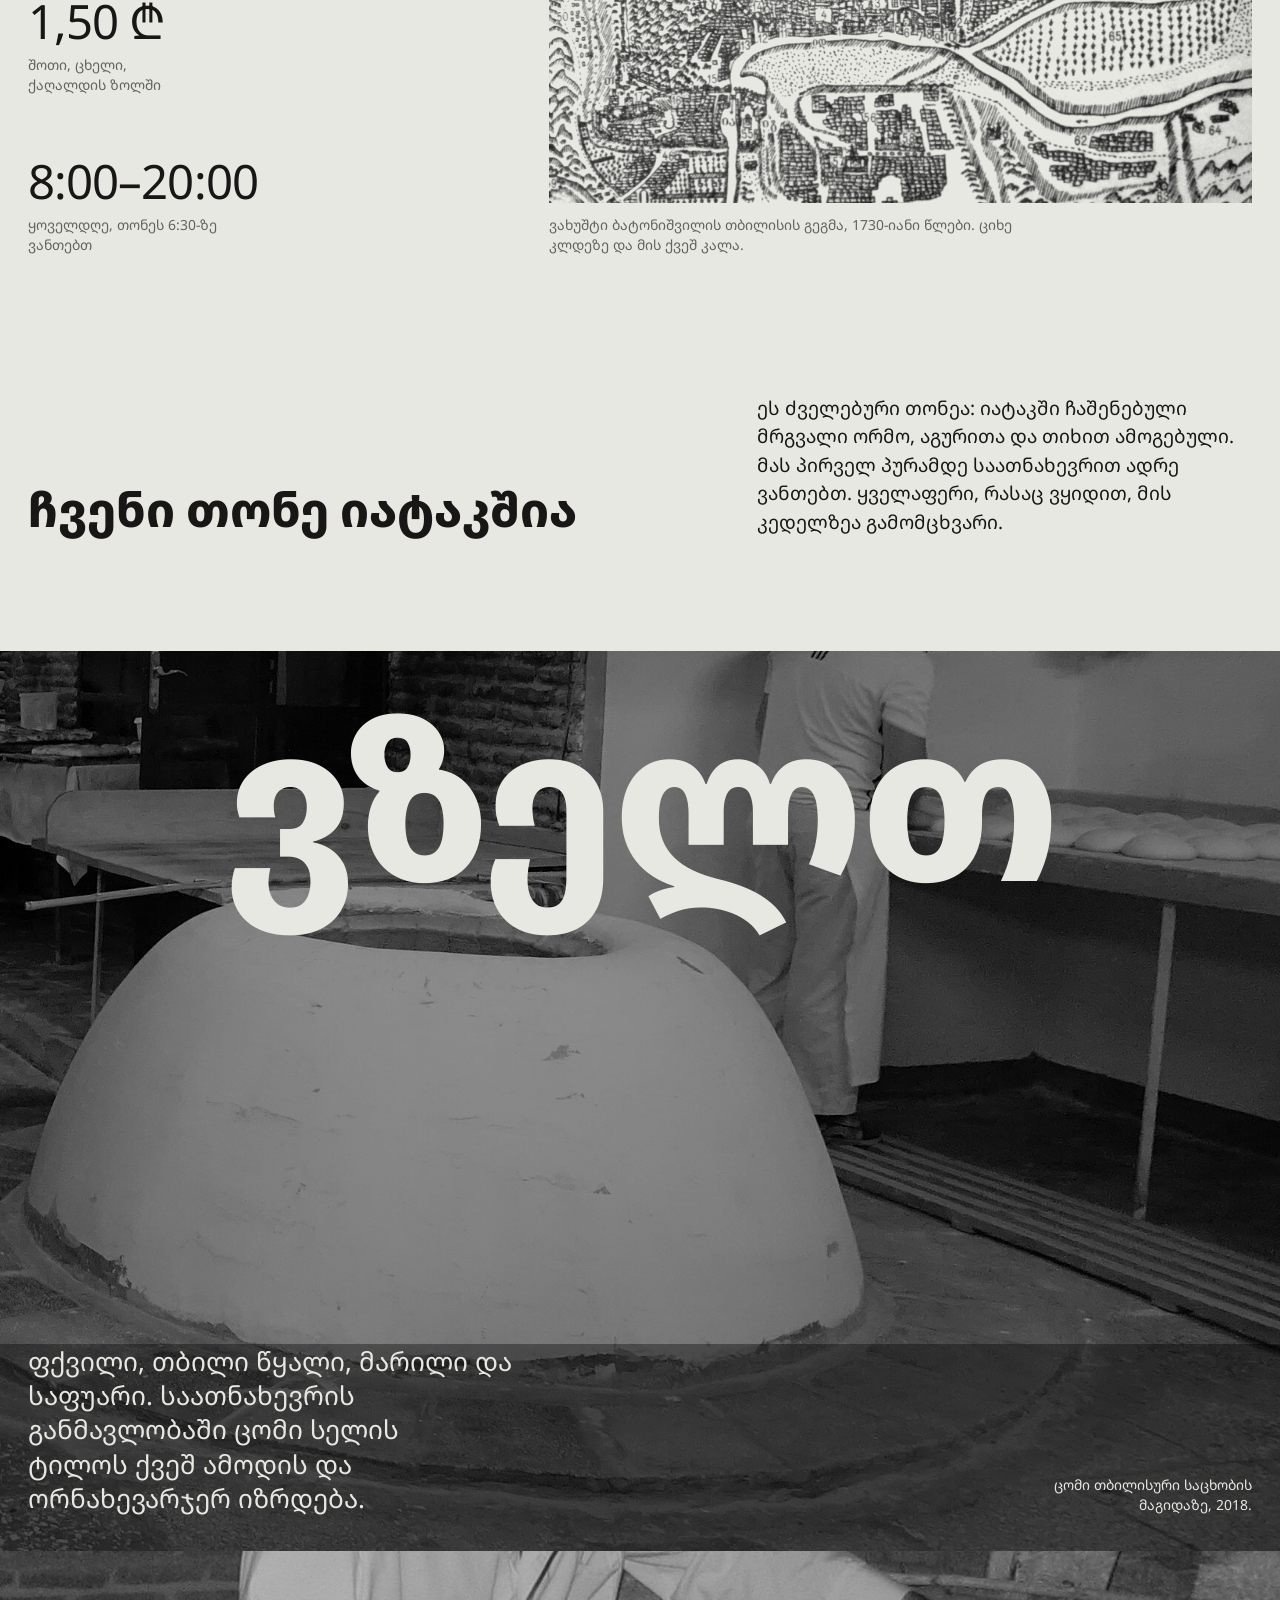
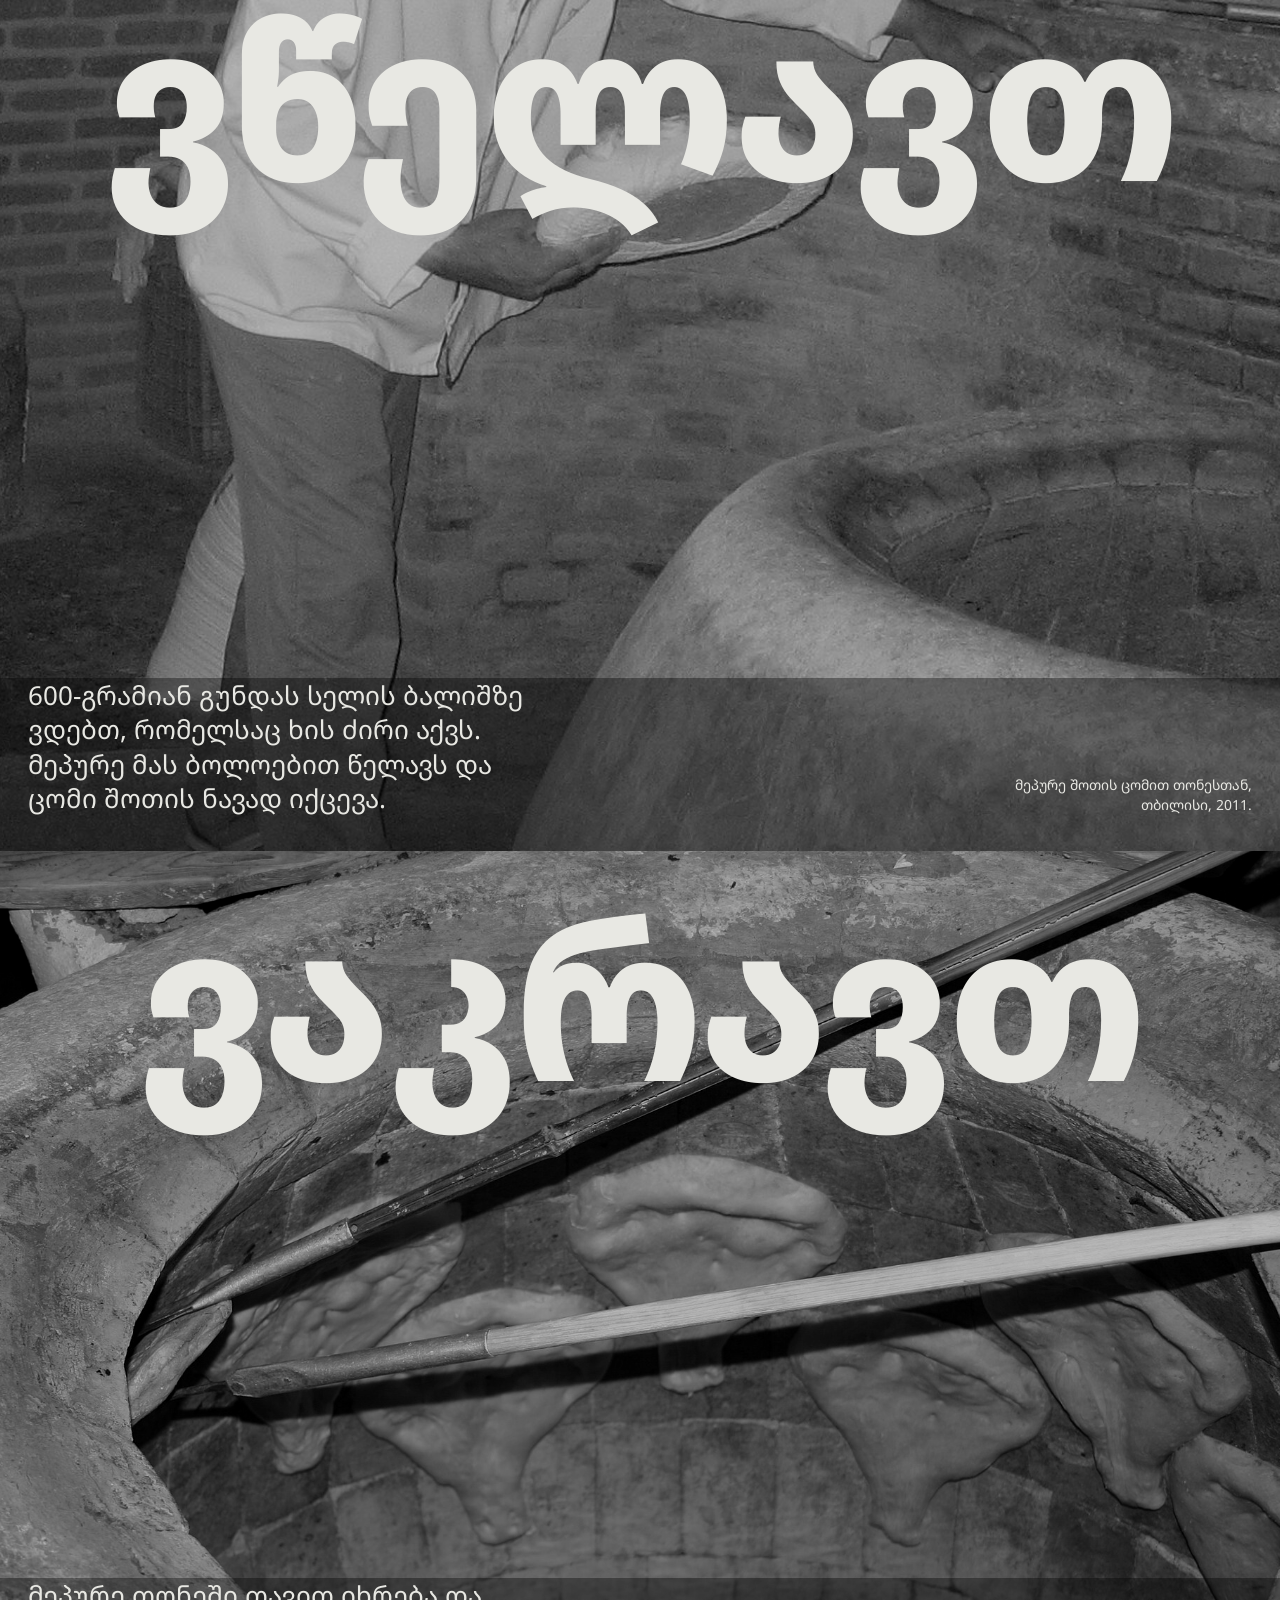
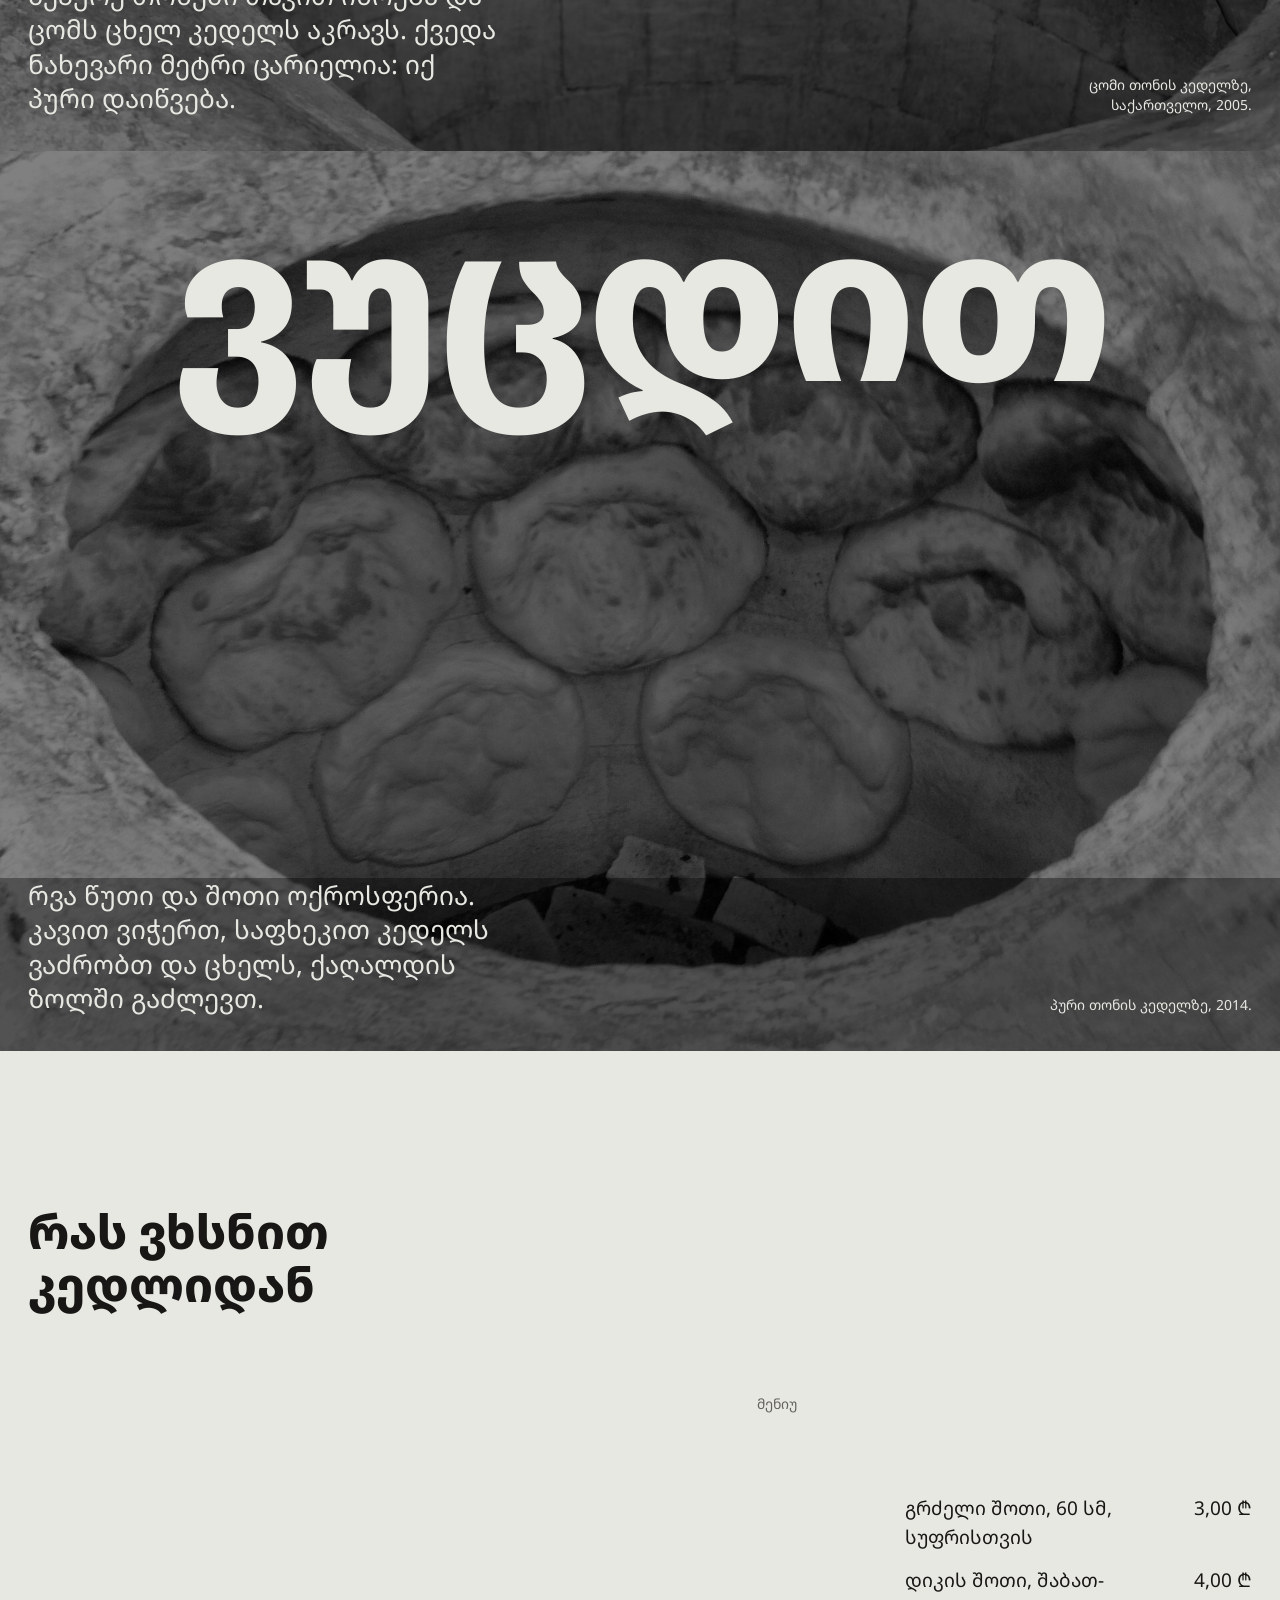
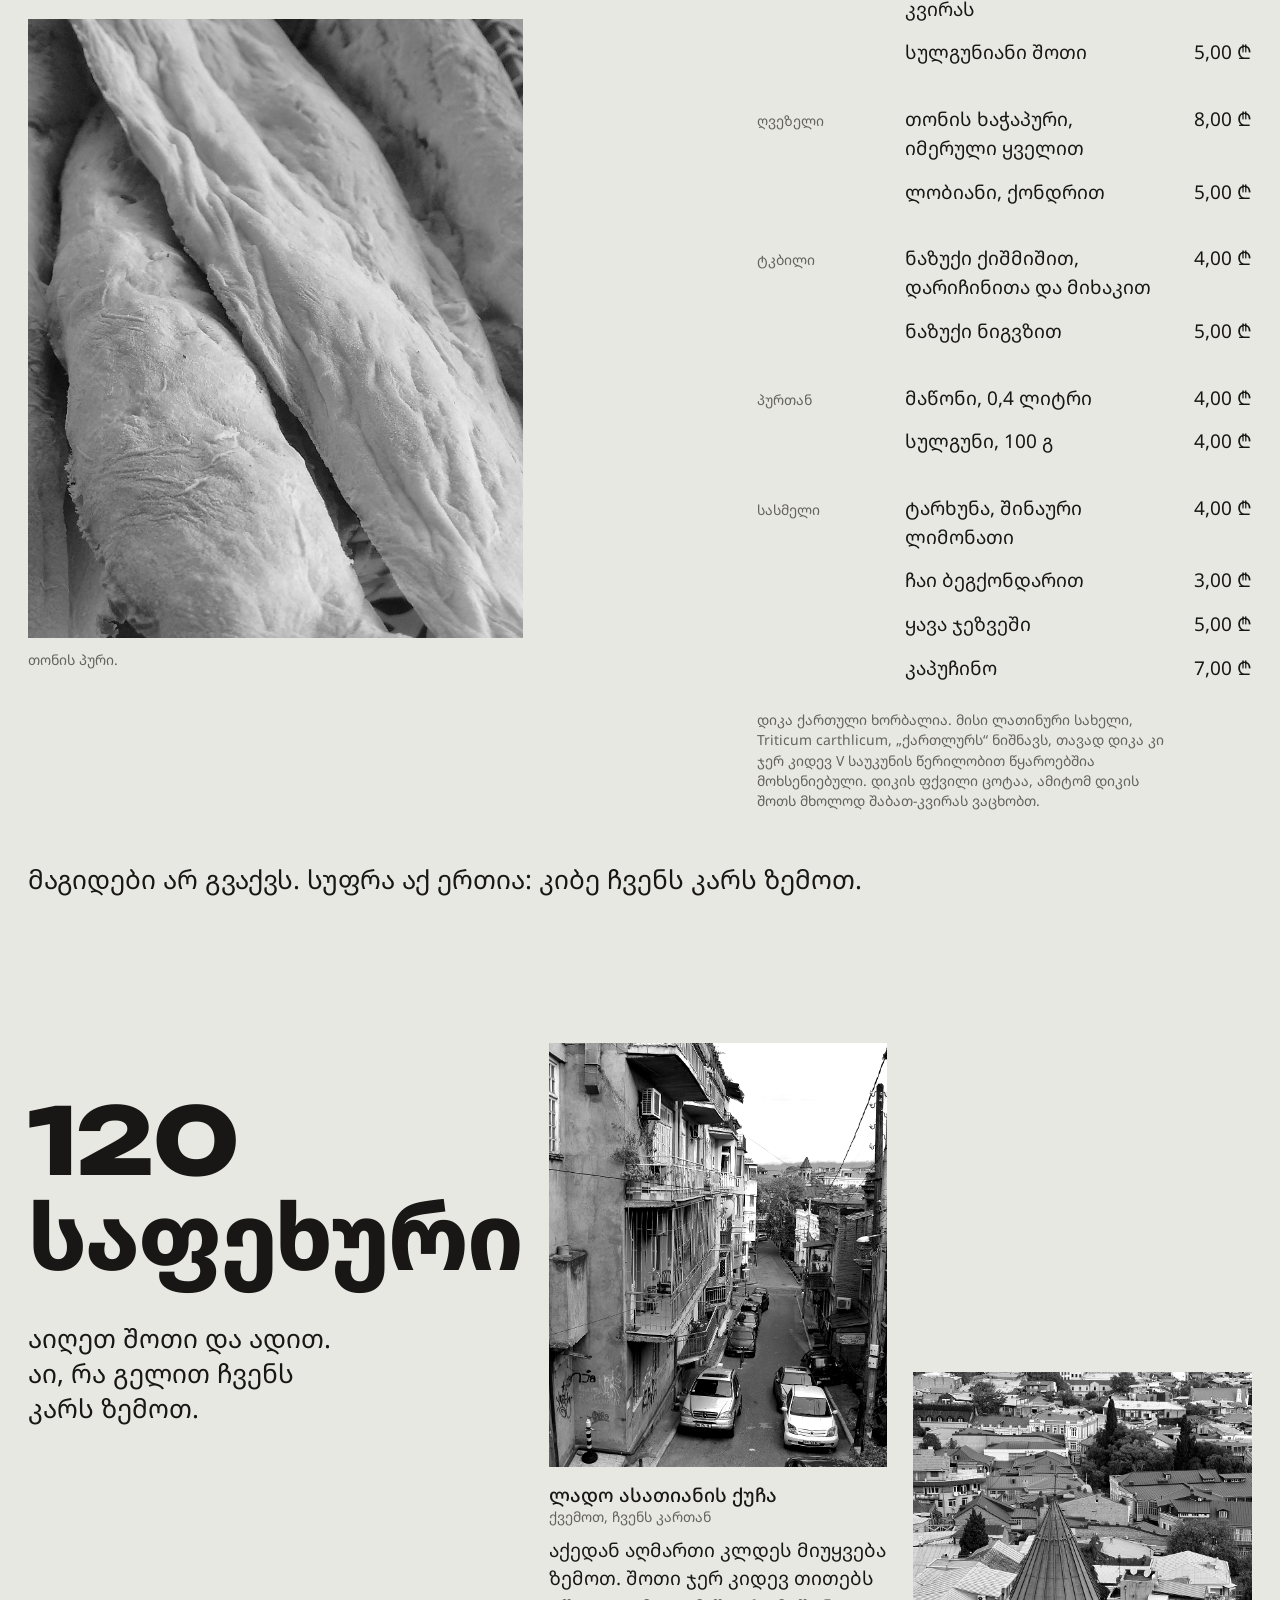
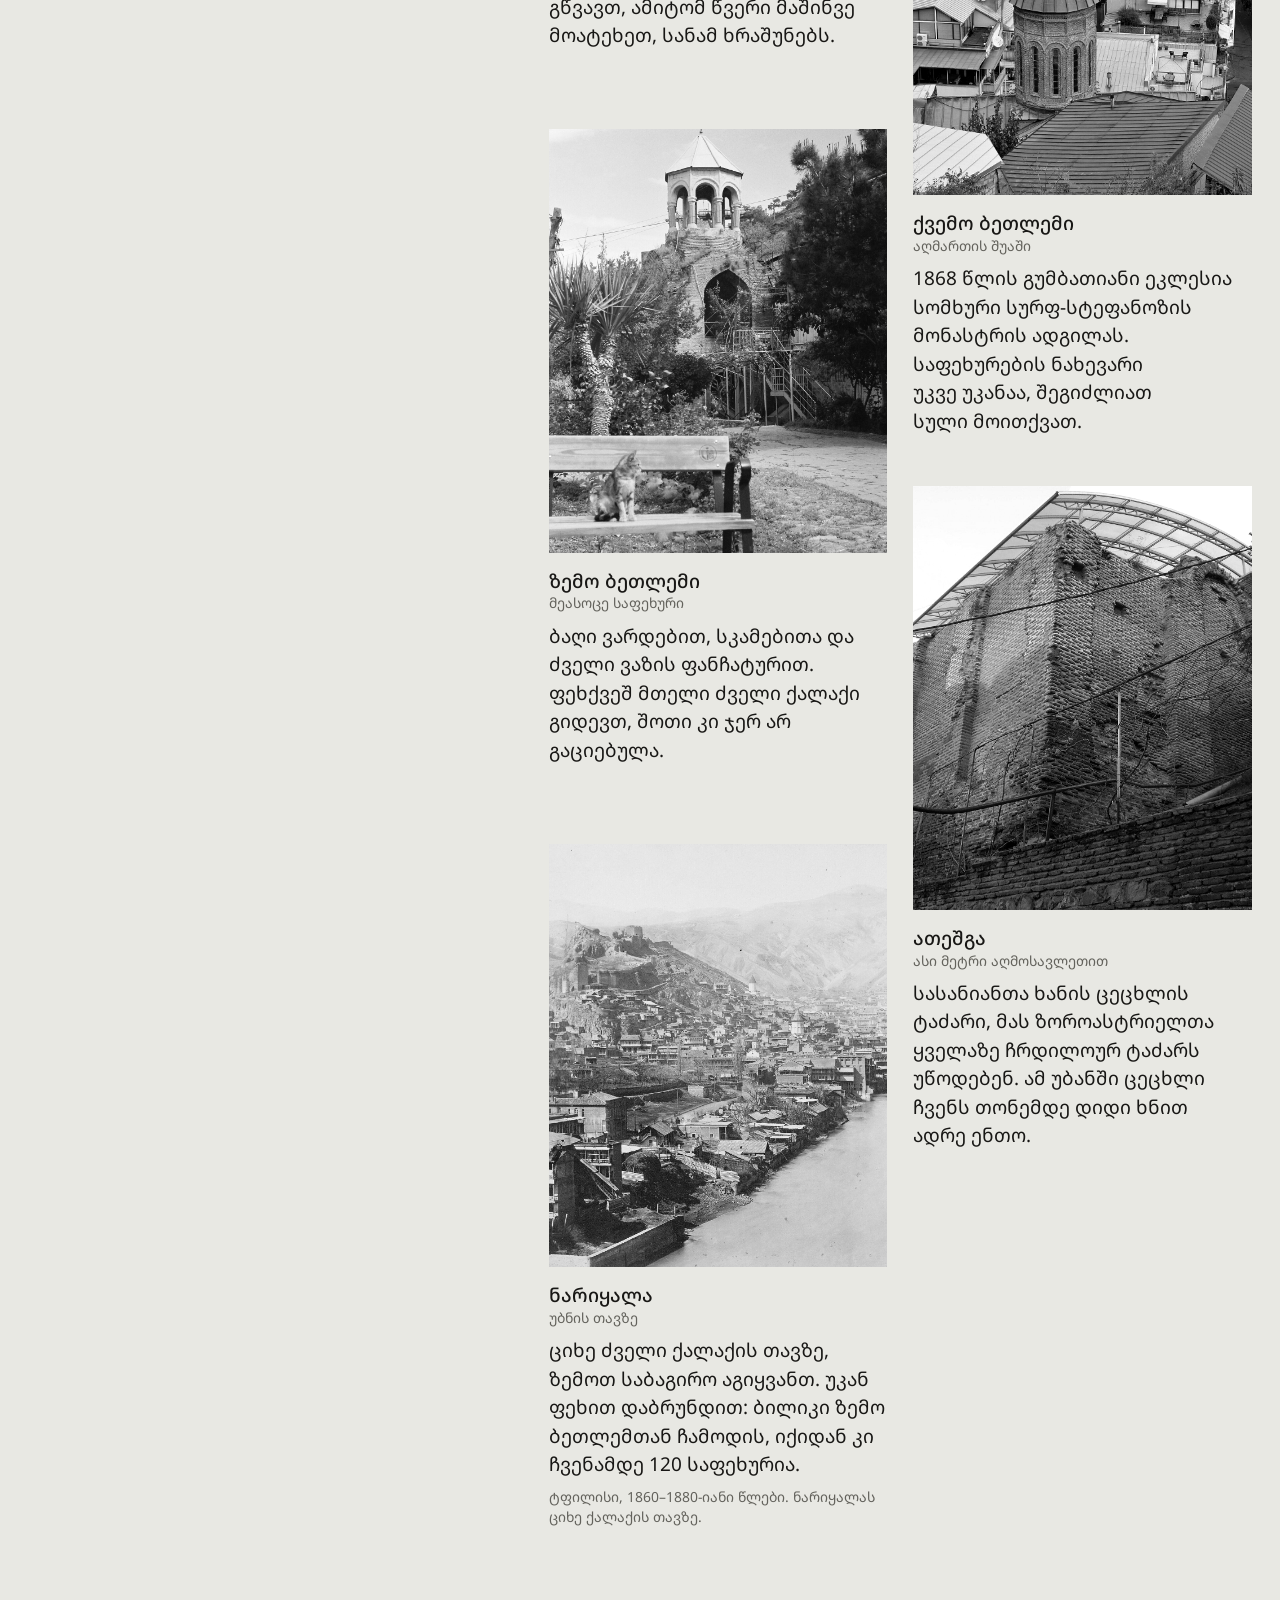
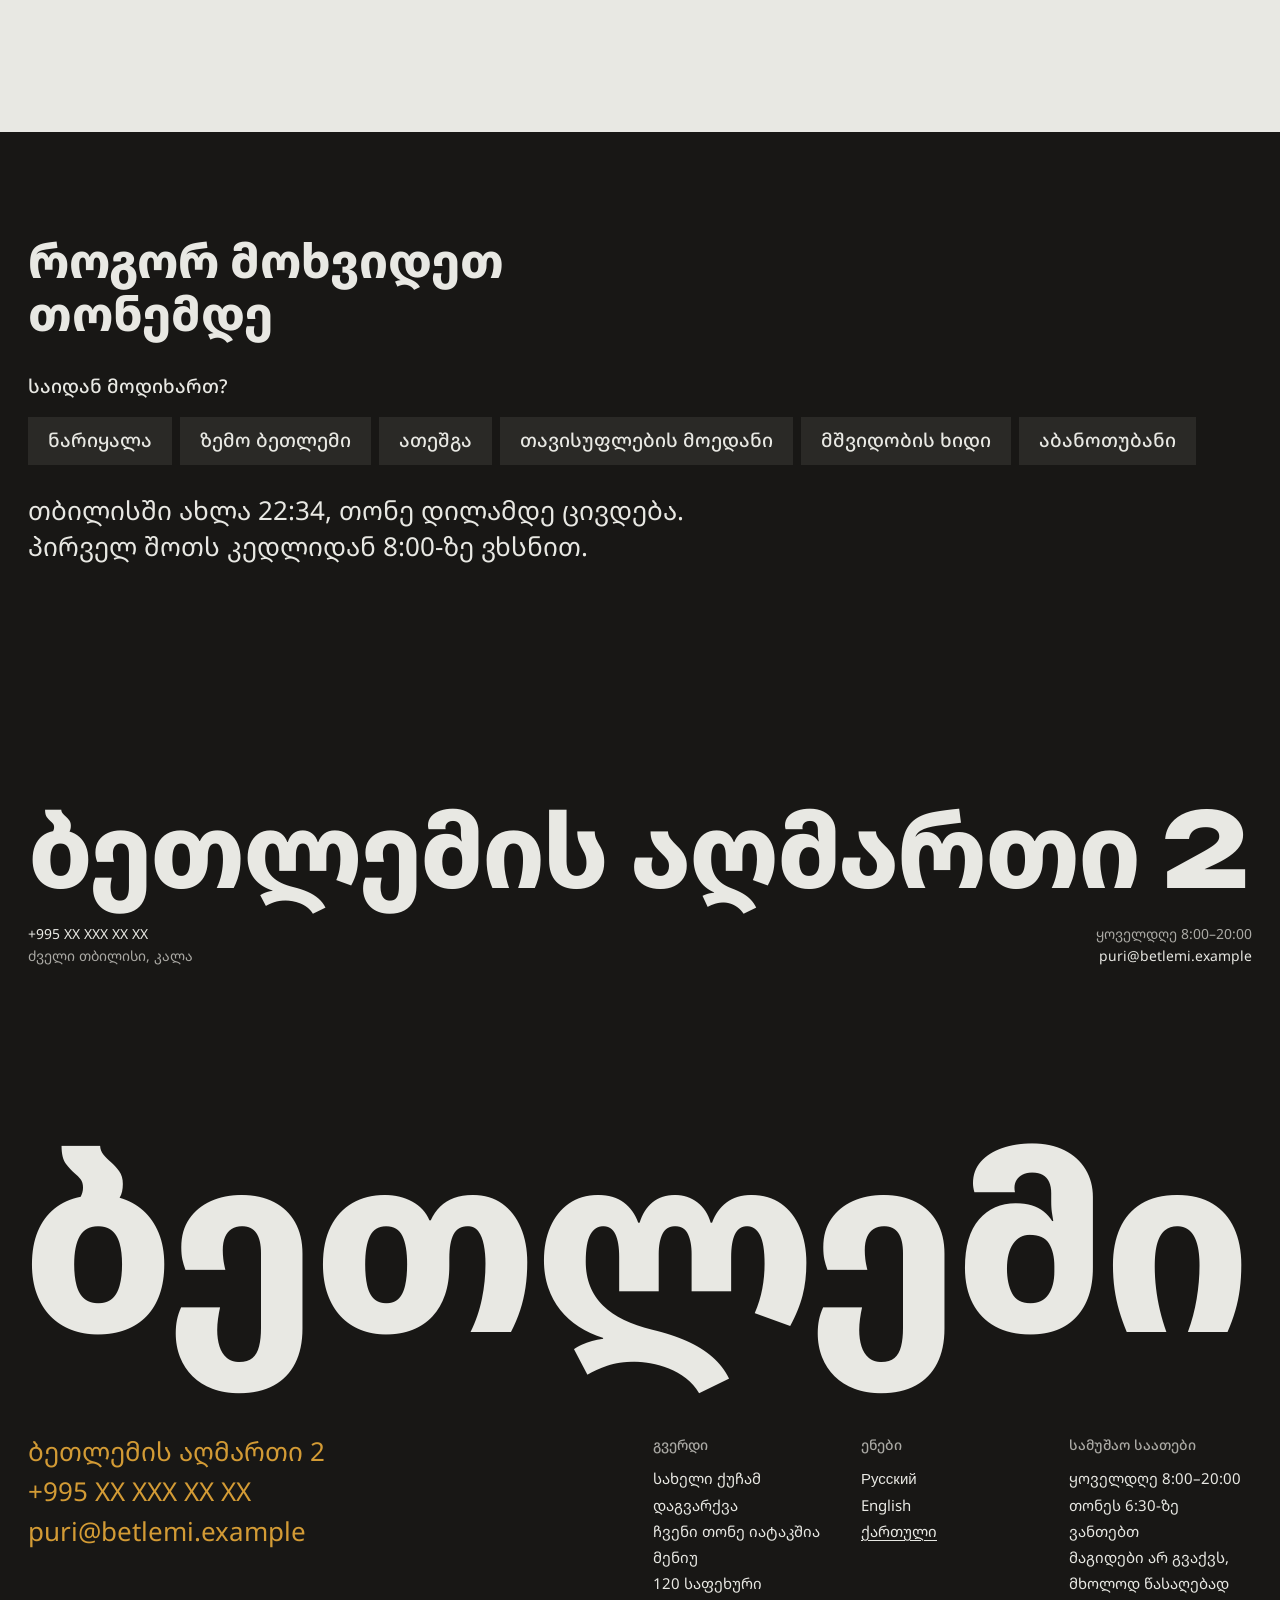
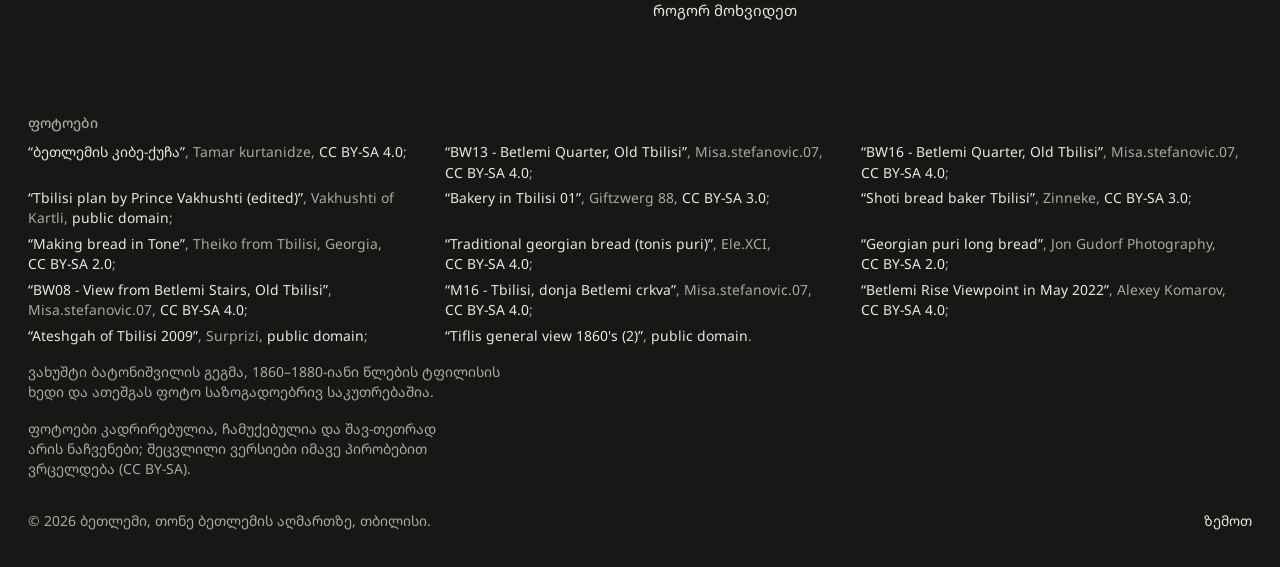
<file: tbilisi/ka/index.html>
<!doctype html>
<html lang="ka">
<head>
  <meta charset="utf-8">
  <meta name="viewport" content="width=device-width, initial-scale=1">
  <title>ბეთლემი: თონე ბეთლემის კიბესთან, ძველი თბილისი</title>
  <meta name="description" content="თონე ბეთლემის 120 საფეხურის ძირში. შოთი თონის კედლიდან ყოველ რვა წუთში, 8:00-დან 20:00-მდე. ბეთლემის აღმართი 2, თბილისი.">
  <meta property="og:type" content="website">
  <meta property="og:title" content="ბეთლემი, თონე ბეთლემის კიბესთან">
  <meta property="og:description" content="ცხელი შოთი თონის კედლიდან ყოველ რვა წუთში. ძველი თბილისი, ბეთლემის აღმართის პირველ საფეხურთან.">
  <meta property="og:image" content="../assets/betlemi-stairs.jpg">
  <meta property="og:locale" content="ka_GE">
  <meta name="theme-color" content="#181715">
  <link rel="icon" href="../assets/favicon.svg" type="image/svg+xml">
  <link rel="alternate" hreflang="ru" href="../index.html">
  <link rel="alternate" hreflang="en" href="../en/index.html">
  <link rel="alternate" hreflang="ka" href="../ka/index.html">
  <link rel="alternate" hreflang="x-default" href="../index.html">
  <link rel="preconnect" href="https://fonts.googleapis.com">
  <link rel="preconnect" href="https://fonts.gstatic.com" crossorigin>
  <link href="https://fonts.googleapis.com/css2?family=Unbounded:wght@800&amp;family=Noto+Sans+Georgian:wght@400;500;800&amp;display=swap" rel="stylesheet">
  <link rel="stylesheet" href="../styles.css">
  <script>document.documentElement.classList.add('js')</script>
</head>
<body>
  <a class="skip" href="#main">შინაარსზე გადასვლა</a>
  <header class="top">
    <a class="top__mark" href="#top" translate="no">ბეთლემი</a>
    <div class="top__right">
      <div class="top__left">
        <button class="top__menu link" type="button" aria-expanded="false" aria-controls="sheet">სარჩევი</button>
        <nav class="top__links" aria-label="სარჩევი">
          <a class="link" href="#pech">თონე</a>
          <a class="link" href="#menu">მენიუ</a>
          <a class="link" href="#podjom">აღმართი</a>
        </nav>
        <nav class="langs" aria-label="ენები">
          <a class="link" href="../index.html" hreflang="ru" lang="ru" aria-label="Русский">RU</a>
          <a class="link" href="../en/index.html" hreflang="en" lang="en" aria-label="English">EN</a>
          <a class="link ka-label" href="../ka/index.html" hreflang="ka" lang="ka" aria-current="page">ქართ</a>
        </nav>
      </div>
      <a class="button top__cta" href="#dojti">მისამართი</a>
    </div>
  </header>
  <div class="sheet" id="sheet" role="dialog" aria-modal="true" aria-label="სარჩევი" hidden>
    <div class="sheet__bar">
      <button class="sheet__close link" type="button">დახურვა</button>
    </div>
    <nav class="sheet__nav" aria-label="სარჩევი">
      <ul>
        <li><a href="#pech">თონე</a></li>
        <li><a href="#menu">მენიუ</a></li>
        <li><a href="#podjom">აღმართი</a></li>
        <li><a href="#dojti">როგორ მოხვიდეთ</a></li>
      </ul>
    </nav>
    <nav class="sheet__langs" aria-label="ენები">
      <ul>
        <li><a class="link" href="../index.html" hreflang="ru" lang="ru">Русский</a></li>
        <li><a class="link" href="../en/index.html" hreflang="en" lang="en">English</a></li>
        <li><a class="link ka-label link--on" href="../ka/index.html" hreflang="ka" lang="ka" aria-current="page">ქართული</a></li>
      </ul>
    </nav>
  </div>

  <main id="main" tabindex="-1">
    <section class="hero" id="top">
      <figure class="hero__media">
      <img src="../assets/betlemi-stairs.jpg" width="2560" height="1920" alt="ბეთლემის აღმართის ქვის საფეხურები აგურის კედლებსა და ხის აივნებს შორის ზემოთ ადის." fetchpriority="high" decoding="async" style="--pos:50% 62%;--pos-n:64% 50%">
      <img src="../assets/betlemi-lane-bw13.jpg" width="2560" height="1707" alt="ბეთლემის უბანი დილით ადრე: ხის აივნები შესახვევის თავზე." loading="lazy" decoding="async" style="--pos:60% 50%;--pos-n:38% 50%">
      <img src="../assets/betlemi-courtyard-bw16.jpg" width="2560" height="1707" alt="ეზო ბეთლემის უბანში: კიბე კარამდე და ნახევარსარდაფი მის ქვეშ." loading="lazy" decoding="async" style="--pos:50% 40%;--pos-n:46% 50%">
      </figure>
      <div class="hero__body">
        <div class="hero__row">
          <p class="hero__lead" data-load style="--d:380ms">თონე ბეთლემის კიბის ძირში, ძველი თბილისი.<br>ცხელი შოთი თონის კედლიდან ყოველ 8&nbsp;წუთში, <span class="nw">8:00–20:00</span>.</p>
          <div class="hero__aside" data-load style="--d:460ms">
            <button class="hero__pause link" type="button" hidden data-stop="პაუზა| (ფოტოების ცვლა)" data-play="გაგრძელება| (ფოტოების ცვლა)">პაუზა<span class="sr-only"> (ფოტოების ცვლა)</span></button>
            <a class="button" href="#dojti">როგორ მოხვიდეთ</a>
          </div>
        </div>
        <h1 class="hero__name display" translate="no" data-fit data-fit-max="26" data-fit-max-narrow="30"><span class="fit">ბეთლემი</span></h1>
      </div>
    </section>

    <section class="name wrap" id="dom">
      <div class="grid name__top">
        <h2 class="head name__title" data-reveal>სახელი ქუჩამ დაგვარქვა</h2>
        <p class="name__note" data-reveal style="--i:1">ბეთლემი ებრაულად „პურის სახლს“ ნიშნავს. ქუჩამ ეს სახელი ჩვენამდე დიდი ხნით ადრე მიიღო, ჩვენი თონე კი ამ სახლის პირველ საფეხურთან დგას.</p>
      </div>
      <ul class="facts">
        <li class="fact" data-reveal style="--i:0">
          <p class="fact__big">120&nbsp;საფეხური</p>
          <p class="fact__note small">ჩვენს კარს ზემოთ, ზემო ბეთლემის ბაღამდე</p>
        </li>
        <li class="fact" data-reveal style="--i:1">
          <p class="fact__big">8&nbsp;წუთი</p>
          <p class="fact__note small">ამდენ ხანს რჩება შოთი თონის კედელზე</p>
        </li>
        <li class="fact" data-reveal style="--i:2">
          <p class="fact__big">1,50&nbsp;₾</p>
          <p class="fact__note small">შოთი, ცხელი, ქაღალდის ზოლში</p>
        </li>
        <li class="fact" data-reveal style="--i:3">
          <p class="fact__big"><span class="nw">8:00–20:00</span></p>
          <p class="fact__note small">ყოველდღე, თონეს <span class="nw">6:30-ზე</span> ვანთებთ</p>
        </li>
      </ul>
      <figure class="grid name__planrow">
        <div class="name__plan">
          <div class="name__planframe shutter" data-reveal><img src="../assets/vakhushti-plan.jpg" width="1800" height="2052" alt="თბილისის ძველი გეგმა: ციხე კლდეზე, კალის უბნები და მდინარე მტკვარი." loading="lazy" decoding="async" style="--pos:50% 4%"></div>
        </div>
        <figcaption class="name__planside cap" data-reveal style="--i:2">ვახუშტი ბატონიშვილის თბილისის გეგმა, <span class="nw">1730-იანი</span> წლები. ციხე კლდეზე და მის ქვეშ კალა.</figcaption>
      </figure>
    </section>

    <section class="oven" id="pech">
      <div class="oven__intro wrap grid">
        <h2 class="head oven__title" data-reveal>ჩვენი თონე იატაკშია</h2>
        <p class="oven__text" data-reveal style="--i:1">ეს ძველებური თონეა: იატაკში ჩაშენებული მრგვალი ორმო, აგურითა და თიხით ამოგებული. მას პირველ პურამდე საათნახევრით ადრე ვანთებთ. ყველაფერი, რასაც ვყიდით, მის კედელზეა გამომცხვარი.</p>
      </div>
    <div class="panel" id="pech-1">
      <figure class="panel__media"><img src="../assets/tbilisi-bakery-dough.jpg" width="1728" height="1253" alt="მეპურე, ზურგით, გრძელ მაგიდაზე ცომის მრგვალ გუნდებს ალაგებს, გვერდით თონის თეთრი გუმბათია." loading="lazy" decoding="async" style="--pos:75% 0%;--pos-n:80% 0%;--dim:0.56"></figure>
      <div class="panel__track wrap">
        <h3 class="panel__verb display" data-fit data-fit-group="verbs" data-fit-max="17" data-fit-max-narrow="24"><span class="fit">ვზელთ</span></h3>
      </div>
      <div class="panel__foot">
        <p class="panel__say" data-reveal>ფქვილი, თბილი წყალი, მარილი და საფუარი. საათნახევრის განმავლობაში ცომი სელის ტილოს ქვეშ ამოდის და ორნახევარჯერ იზრდება.</p>
        <p class="panel__cap small" data-reveal style="--i:1">ცომი თბილისური საცხობის მაგიდაზე, 2018.</p>
      </div>
    </div>
    <div class="panel" id="pech-2">
      <figure class="panel__media"><img src="../assets/tbilisi-shoti-baker-hands.jpg" width="2385" height="875" alt="მეპურეს მრგვალ ბალიშზე გაწელილი ცომი უჭირავს თონის პირთან, მარცხნივ მაგიდაზე ცომის გუნდები აწყვია." loading="lazy" decoding="async" style="--pos:58% 50%;--pos-n:47% 50%"></figure>
      <div class="panel__track wrap">
        <h3 class="panel__verb display" data-fit data-fit-group="verbs" data-fit-max="17" data-fit-max-narrow="24"><span class="fit">ვწელავთ</span></h3>
      </div>
      <div class="panel__foot">
        <p class="panel__say" data-reveal><span class="nw">600-გრამიან</span> გუნდას სელის ბალიშზე ვდებთ, რომელსაც ხის ძირი აქვს. მეპურე მას ბოლოებით წელავს და ცომი შოთის ნავად იქცევა.</p>
        <p class="panel__cap small" data-reveal style="--i:1">მეპურე შოთის ცომით თონესთან, თბილისი, 2011.</p>
      </div>
    </div>
    <div class="panel" id="pech-3">
      <figure class="panel__media"><img src="../assets/tone-dough-on-wall.jpg" width="1920" height="1280" alt="იატაკში ჩაშენებული ღუმელის მრგვალი პირი, კედლებზე ცომის ღია ზოლები." loading="lazy" decoding="async" style="--pos:50% 50%"></figure>
      <div class="panel__track wrap">
        <h3 class="panel__verb display" data-fit data-fit-group="verbs" data-fit-max="17" data-fit-max-narrow="24"><span class="fit">ვაკრავთ</span></h3>
      </div>
      <div class="panel__foot">
        <p class="panel__say" data-reveal>მეპურე თონეში თავით იხრება და ცომს ცხელ კედელს აკრავს. ქვედა ნახევარი მეტრი ცარიელია: იქ პური დაიწვება.</p>
        <p class="panel__cap small" data-reveal style="--i:1">ცომი თონის კედელზე, საქართველო, 2005.</p>
      </div>
    </div>
    <div class="panel" id="pech-4">
      <figure class="panel__media"><img src="../assets/tonis-puri.jpg" width="1920" height="1920" alt="მრგვალი პურები თონის კედელზე ცხვება." loading="lazy" decoding="async" style="--pos:50% 42%;--dim:0.5"></figure>
      <div class="panel__track wrap">
        <h3 class="panel__verb display" data-fit data-fit-group="verbs" data-fit-max="17" data-fit-max-narrow="24"><span class="fit">ვუცდით</span></h3>
      </div>
      <div class="panel__foot">
        <p class="panel__say" data-reveal>რვა წუთი და შოთი ოქროსფერია. კავით ვიჭერთ, საფხეკით კედელს ვაძრობთ და ცხელს, ქაღალდის ზოლში გაძლევთ.</p>
        <p class="panel__cap small" data-reveal style="--i:1">პური თონის კედელზე, 2014.</p>
      </div>
    </div>
    </section>

    <section class="menu wrap" id="menu">
      <div class="grid">
        <h2 class="head menu__title" data-reveal>რას ვხსნით<br>კედლიდან</h2>
      </div>
      <div class="grid menu__body">
        <figure class="menu__photo">
          <div class="frame shutter" data-reveal><img src="../assets/shoti-basket.jpg" width="1400" height="1205" alt="გრძელი შოთები წნულ კალათაში." loading="lazy" decoding="async" style="--pos:60% 0%"></div>
          <figcaption class="cap">თონის პური.</figcaption>
        </figure>
        <p class="menu__label small" aria-hidden="true">მენიუ</p>
        <div class="menu__list">
          <table>
            <caption class="sr-only">მენიუ</caption>
            <tbody>
              <tr class="first" data-reveal style="--i:0"><td class="kind">პური</td><td class="what">შოთი</td><td class="price">1,50&nbsp;₾</td></tr>
              <tr data-reveal style="--i:1"><td class="kind kind--rep"><span class="sr-only">პური</span></td><td class="what">გრძელი შოთი, 60&nbsp;სმ, სუფრისთვის</td><td class="price">3,00&nbsp;₾</td></tr>
              <tr data-reveal style="--i:2"><td class="kind kind--rep"><span class="sr-only">პური</span></td><td class="what">დიკის შოთი, შაბათ-კვირას</td><td class="price">4,00&nbsp;₾</td></tr>
              <tr data-reveal style="--i:3"><td class="kind kind--rep"><span class="sr-only">პური</span></td><td class="what">სულგუნიანი შოთი</td><td class="price">5,00&nbsp;₾</td></tr>
              <tr class="group first" data-reveal style="--i:4"><td class="kind">ღვეზელი</td><td class="what">თონის ხაჭაპური, იმერული ყველით</td><td class="price">8,00&nbsp;₾</td></tr>
              <tr data-reveal style="--i:5"><td class="kind kind--rep"><span class="sr-only">ღვეზელი</span></td><td class="what">ლობიანი, ქონდრით</td><td class="price">5,00&nbsp;₾</td></tr>
              <tr class="group first" data-reveal style="--i:6"><td class="kind">ტკბილი</td><td class="what">ნაზუქი ქიშმიშით, დარიჩინითა და მიხაკით</td><td class="price">4,00&nbsp;₾</td></tr>
              <tr data-reveal style="--i:7"><td class="kind kind--rep"><span class="sr-only">ტკბილი</span></td><td class="what">ნაზუქი ნიგვზით</td><td class="price">5,00&nbsp;₾</td></tr>
              <tr class="group first" data-reveal style="--i:0"><td class="kind">პურთან</td><td class="what">მაწონი, 0,4&nbsp;ლიტრი</td><td class="price">4,00&nbsp;₾</td></tr>
              <tr data-reveal style="--i:1"><td class="kind kind--rep"><span class="sr-only">პურთან</span></td><td class="what">სულგუნი, 100&nbsp;გ</td><td class="price">4,00&nbsp;₾</td></tr>
              <tr class="group first" data-reveal style="--i:2"><td class="kind">სასმელი</td><td class="what">ტარხუნა, შინაური ლიმონათი</td><td class="price">4,00&nbsp;₾</td></tr>
              <tr data-reveal style="--i:3"><td class="kind kind--rep"><span class="sr-only">სასმელი</span></td><td class="what">ჩაი ბეგქონდარით</td><td class="price">3,00&nbsp;₾</td></tr>
              <tr data-reveal style="--i:4"><td class="kind kind--rep"><span class="sr-only">სასმელი</span></td><td class="what">ყავა ჯეზვეში</td><td class="price">5,00&nbsp;₾</td></tr>
              <tr data-reveal style="--i:5"><td class="kind kind--rep"><span class="sr-only">სასმელი</span></td><td class="what">კაპუჩინო</td><td class="price">7,00&nbsp;₾</td></tr>
            </tbody>
          </table>
        </div>
        <p class="menu__note small" data-reveal>დიკა ქართული ხორბალია. მისი ლათინური სახელი, Triticum carthlicum, „ქართლურს“ ნიშნავს, თავად დიკა კი ჯერ კიდევ V საუკუნის წერილობით წყაროებშია მოხსენიებული. დიკის ფქვილი ცოტაა, ამიტომ დიკის შოთს მხოლოდ შაბათ-კვირას ვაცხობთ.</p>
      </div>
      <p class="menu__close lead" data-reveal>მაგიდები არ გვაქვს. სუფრა აქ ერთია: კიბე ჩვენს კარს ზემოთ.</p>
    </section>

    <section class="climb wrap" id="podjom">
      <div class="grid climb__grid">
        <div class="climb__side">
          <div class="climb__pin">
            <h2 class="climb__title display" data-fit data-fit-max="12" data-fit-max-narrow="17"><span class="fit">120<br>საფეხური</span></h2>
            <p class="climb__intro lead" data-reveal style="--i:1">აიღეთ შოთი და ადით. აი, რა გელით ჩვენს კარს ზემოთ.</p>
          </div>
        </div>
        <ol class="places">
        <li class="place">
          <figure>
            <div class="place__frame shutter" data-reveal><img src="../assets/betlemi-view-down-bw08.jpg" width="1920" height="1280" alt="ხედი ბეთლემის საფეხურებიდან ძველი ქალაქის ქუჩაზე, დილით ადრე." loading="lazy" decoding="async" style="--pos:55% 50%"></div>
            <figcaption class="place__text" data-reveal style="--i:1">
              <h3 class="place__name">ლადო ასათიანის ქუჩა</h3>
              <p class="place__where small">ქვემოთ, ჩვენს კართან</p>
              <p class="place__say">აქედან აღმართი კლდეს მიუყვება ზემოთ. შოთი ჯერ კიდევ თითებს გწვავთ, ამიტომ წვერი მაშინვე მოატეხეთ, სანამ ხრაშუნებს.</p>
            </figcaption>
          </figure>
        </li>
        <li class="place">
          <figure>
            <div class="place__frame shutter" data-reveal><img src="../assets/lower-betlemi.jpg" width="1920" height="1280" alt="ქვემო ბეთლემის ეკლესიის გუმბათი ძველი ქალაქის სახურავების თავზე." loading="lazy" decoding="async" style="--pos:42% 60%"></div>
            <figcaption class="place__text" data-reveal style="--i:1">
              <h3 class="place__name">ქვემო ბეთლემი</h3>
              <p class="place__where small">აღმართის შუაში</p>
              <p class="place__say">1868 წლის გუმბათიანი ეკლესია სომხური სურფ-სტეფანოზის მონასტრის ადგილას. საფეხურების ნახევარი უკვე უკანაა, შეგიძლიათ სული მოითქვათ.</p>
            </figcaption>
          </figure>
        </li>
        <li class="place">
          <figure>
            <div class="place__frame shutter" data-reveal><img src="../assets/upper-betlemi-garden.jpg" width="1200" height="1800" alt="ზემო ბეთლემის ეკლესია აგურის სამრეკლოთი." loading="lazy" decoding="async" style="--pos:50% 40%"></div>
            <figcaption class="place__text" data-reveal style="--i:1">
              <h3 class="place__name">ზემო ბეთლემი</h3>
              <p class="place__where small">მეასოცე საფეხური</p>
              <p class="place__say">ბაღი ვარდებით, სკამებითა და ძველი ვაზის ფანჩატურით. ფეხქვეშ მთელი ძველი ქალაქი გიდევთ, შოთი კი ჯერ არ გაციებულა.</p>
            </figcaption>
          </figure>
        </li>
        <li class="place">
          <figure>
            <div class="place__frame shutter" data-reveal><img src="../assets/ateshgah.jpg" width="1920" height="1440" alt="ძველი ცეცხლის ტაძრის, ათეშგას, აგურის კედლები თბილისურ ეზოში." loading="lazy" decoding="async" style="--pos:45% 50%"></div>
            <figcaption class="place__text" data-reveal style="--i:1">
              <h3 class="place__name">ათეშგა</h3>
              <p class="place__where small">ასი მეტრი აღმოსავლეთით</p>
              <p class="place__say">სასანიანთა ხანის ცეცხლის ტაძარი, მას ზოროასტრიელთა ყველაზე ჩრდილოურ ტაძარს უწოდებენ. ამ უბანში ცეცხლი ჩვენს თონემდე დიდი ხნით ადრე ენთო.</p>
            </figcaption>
          </figure>
        </li>
        <li class="place">
          <figure>
            <div class="place__frame shutter" data-reveal><img src="../assets/tiflis-1860s.jpg" width="2000" height="1500" alt="ტფილისის ძველი ფოტო: ციხე ქედზე, ქვემოთ ძველი ქალაქის მჭიდრო განაშენიანება." loading="lazy" decoding="async" style="--pos:8% 50%"></div>
            <figcaption class="place__text" data-reveal style="--i:1">
              <h3 class="place__name">ნარიყალა</h3>
              <p class="place__where small">უბნის თავზე</p>
              <p class="place__say">ციხე ძველი ქალაქის თავზე, ზემოთ საბაგირო აგიყვანთ. უკან ფეხით დაბრუნდით: ბილიკი ზემო ბეთლემთან ჩამოდის, იქიდან კი ჩვენამდე 120&nbsp;საფეხურია.</p>
              <p class="place__cap small">ტფილისი, 1860–<span class="nw">1880-იანი</span> წლები. ნარიყალას ციხე ქალაქის თავზე.</p>
            </figcaption>
          </figure>
        </li>
        </ol>
      </div>
    </section>

    <section class="reach wrap" id="dojti">
      <div class="reach__head">
        <h2 class="head reach__title" data-reveal>როგორ მოხვიდეთ თონემდე</h2>
        <div class="live" data-reveal style="--i:1">
          <p class="live__ask" id="live-ask">საიდან მოდიხართ?</p>
          <div class="live__places" role="group" aria-labelledby="live-ask" hidden>
          <button class="place-btn" type="button" data-place="narikala" aria-pressed="false">ნარიყალა</button>
          <button class="place-btn" type="button" data-place="upper" aria-pressed="false">ზემო ბეთლემი</button>
          <button class="place-btn" type="button" data-place="ateshgah" aria-pressed="false">ათეშგა</button>
          <button class="place-btn" type="button" data-place="freedom" aria-pressed="false">თავისუფლების მოედანი</button>
          <button class="place-btn" type="button" data-place="bridge" aria-pressed="false">მშვიდობის ხიდი</button>
          <button class="place-btn" type="button" data-place="baths" aria-pressed="false">აბანოთუბანი</button>
          </div>
          <p class="live__fallback">შოთს კედლიდან ყოველ რვა წუთში ვხსნით, <span class="nw">8:00-დან</span> <span class="nw">20:00-მდე</span>. ჩვენამდე ფეხით: ნარიყალადან 12&nbsp;წუთი, ზემო ბეთლემიდან 3, ათეშგადან 4, თავისუფლების მოედნიდან 9, მშვიდობის ხიდიდან 10, აბანოთუბნიდან 12.</p>
          <p class="live__out"></p>
          <p class="sr-only" id="live-say" role="status"></p>
        </div>
      </div>
      <div class="reach__foot">
        <a class="reach__addr" href="https://www.openstreetmap.org/?mlat=41.6898&amp;mlon=44.8041#map=19/41.6898/44.8041"><span class="display" data-fit data-fit-max="9" data-fit-max-narrow="13"><span class="fit">ბეთლემის <br class="br-narrow">აღმართი 2</span></span></a>
        <div class="reach__corners small">
          <p><span class="contact">+995 XX XXX XX XX</span><br>ძველი თბილისი, კალა</p>
          <p class="r">ყოველდღე <span class="nw">8:00–20:00</span><br><span class="contact">puri@betlemi.example</span></p>
        </div>
      </div>
    </section>
  </main>

  <footer class="foot wrap">
    <div class="foot__mark" aria-hidden="true" translate="no"><p class="display" data-fit data-fit-max="26" data-fit-max-narrow="30"><span class="fit">ბეთლემი</span></p></div>
    <div class="grid foot__row">
      <ul class="foot__places">
        <li><a class="link" href="https://www.openstreetmap.org/?mlat=41.6898&amp;mlon=44.8041#map=19/41.6898/44.8041">ბეთლემის აღმართი 2</a></li>
        <li><span class="contact">+995 XX XXX XX XX</span></li>
        <li><span class="contact">puri@betlemi.example</span></li>
      </ul>
      <div class="foot__cols">
        <div>
          <h3>გვერდი</h3>
          <ul>
            <li><a class="link" href="#dom">სახელი ქუჩამ დაგვარქვა</a></li>
            <li><a class="link" href="#pech">ჩვენი თონე იატაკშია</a></li>
            <li><a class="link" href="#menu">მენიუ</a></li>
            <li><a class="link" href="#podjom">120 საფეხური</a></li>
            <li><a class="link" href="#dojti">როგორ მოხვიდეთ</a></li>
          </ul>
        </div>
        <div>
          <h3>ენები</h3>
          <ul>
            <li><a class="link" href="../index.html" hreflang="ru" lang="ru">Русский</a></li>
            <li><a class="link" href="../en/index.html" hreflang="en" lang="en">English</a></li>
            <li><a class="link ka-label link--on" href="../ka/index.html" hreflang="ka" lang="ka" aria-current="page">ქართული</a></li>
          </ul>
        </div>
        <div>
          <h3>სამუშაო საათები</h3>
          <ul>
            <li>ყოველდღე <span class="nw">8:00–20:00</span></li>
            <li>თონეს <span class="nw">6:30-ზე</span> ვანთებთ</li>
            <li>მაგიდები არ გვაქვს, მხოლოდ წასაღებად</li>
          </ul>
        </div>
      </div>
    </div>
    <div class="foot__credits small">
      <h3>ფოტოები</h3>
      <ul>
        <li><a class="link" href="https://commons.wikimedia.org/wiki/File:%E1%83%91%E1%83%94%E1%83%97%E1%83%9A%E1%83%94%E1%83%9B%E1%83%98%E1%83%A1_%E1%83%99%E1%83%98%E1%83%91%E1%83%94-%E1%83%A5%E1%83%A3%E1%83%A9%E1%83%90.jpg">“ბეთლემის კიბე-ქუჩა”</a>, Tamar kurtanidze, <a class="link" href="https://creativecommons.org/licenses/by-sa/4.0"><span class="nw">CC BY-SA 4.0</span></a>;</li>
        <li><a class="link" href="https://commons.wikimedia.org/wiki/File:BW13_-_Betlemi_Quarter,_Old_Tbilisi.jpg">“BW13 - Betlemi Quarter, Old Tbilisi”</a>, Misa.stefanovic.07, <a class="link" href="https://creativecommons.org/licenses/by-sa/4.0"><span class="nw">CC BY-SA 4.0</span></a>;</li>
        <li><a class="link" href="https://commons.wikimedia.org/wiki/File:BW16_-_Betlemi_Quarter,_Old_Tbilisi.jpg">“BW16 - Betlemi Quarter, Old Tbilisi”</a>, Misa.stefanovic.07, <a class="link" href="https://creativecommons.org/licenses/by-sa/4.0"><span class="nw">CC BY-SA 4.0</span></a>;</li>
        <li><a class="link" href="https://commons.wikimedia.org/wiki/File:Tbilisi_plan_by_Prince_Vakhushti_(edited).jpg">“Tbilisi plan by Prince Vakhushti (edited)”</a>, Vakhushti of Kartli, <a class="link" href="https://creativecommons.org/publicdomain/mark/1.0/"><span class="nw">public domain</span></a>;</li>
        <li><a class="link" href="https://commons.wikimedia.org/wiki/File:Bakery_in_Tbilisi_01.jpg">“Bakery in Tbilisi 01”</a>, Giftzwerg 88, <a class="link" href="https://creativecommons.org/licenses/by-sa/3.0"><span class="nw">CC BY-SA 3.0</span></a>;</li>
        <li><a class="link" href="https://commons.wikimedia.org/wiki/File:Shoti_bread_baker_Tbilisi.jpg">“Shoti bread baker Tbilisi”</a>, Zinneke, <a class="link" href="https://creativecommons.org/licenses/by-sa/3.0"><span class="nw">CC BY-SA 3.0</span></a>;</li>
        <li><a class="link" href="https://commons.wikimedia.org/wiki/File:Making_bread_in_Tone.jpg">“Making bread in Tone”</a>, Theiko from Tbilisi, Georgia, <a class="link" href="https://creativecommons.org/licenses/by-sa/2.0"><span class="nw">CC BY-SA 2.0</span></a>;</li>
        <li><a class="link" href="https://commons.wikimedia.org/wiki/File:Traditional_georgian_bread_(tonis_puri).jpg">“Traditional georgian bread (tonis puri)”</a>, Ele.XCI, <a class="link" href="https://creativecommons.org/licenses/by-sa/4.0"><span class="nw">CC BY-SA 4.0</span></a>;</li>
        <li><a class="link" href="https://commons.wikimedia.org/wiki/File:Georgian_puri_long_bread.jpg">“Georgian puri long bread”</a>, Jon Gudorf Photography, <a class="link" href="https://creativecommons.org/licenses/by-sa/2.0"><span class="nw">CC BY-SA 2.0</span></a>;</li>
        <li><a class="link" href="https://commons.wikimedia.org/wiki/File:BW08_-_View_from_Betlemi_Stairs,_Old_Tbilisi.jpg">“BW08 - View from Betlemi Stairs, Old Tbilisi”</a>, Misa.stefanovic.07, <a class="link" href="https://creativecommons.org/licenses/by-sa/4.0"><span class="nw">CC BY-SA 4.0</span></a>;</li>
        <li><a class="link" href="https://commons.wikimedia.org/wiki/File:M16_-_Tbilisi,_donja_Betlemi_crkva.jpg">“M16 - Tbilisi, donja Betlemi crkva”</a>, Misa.stefanovic.07, <a class="link" href="https://creativecommons.org/licenses/by-sa/4.0"><span class="nw">CC BY-SA 4.0</span></a>;</li>
        <li><a class="link" href="https://commons.wikimedia.org/wiki/File:Betlemi_Rise_Viewpoint_in_May_2022.jpg">“Betlemi Rise Viewpoint in May 2022”</a>, Alexey Komarov, <a class="link" href="https://creativecommons.org/licenses/by-sa/4.0"><span class="nw">CC BY-SA 4.0</span></a>;</li>
        <li><a class="link" href="https://commons.wikimedia.org/wiki/File:Ateshgah_of_Tbilisi_2009.jpg">“Ateshgah of Tbilisi 2009”</a>, Surprizi, <a class="link" href="https://creativecommons.org/publicdomain/mark/1.0/"><span class="nw">public domain</span></a>;</li>
        <li><a class="link" href="https://commons.wikimedia.org/wiki/File:Tiflis_general_view_1860%27s_(2).jpg">“Tiflis general view 1860's (2)”</a>, <a class="link" href="https://creativecommons.org/publicdomain/mark/1.0/"><span class="nw">public domain</span></a>.</li>
      </ul>
      <p>ვახუშტი ბატონიშვილის გეგმა, 1860–<span class="nw">1880-იანი</span> წლების ტფილისის ხედი და ათეშგას ფოტო საზოგადოებრივ საკუთრებაშია.</p>
      <p>ფოტოები კადრირებულია, ჩამუქებულია და შავ-თეთრად არის ნაჩვენები; შეცვლილი ვერსიები იმავე პირობებით ვრცელდება <span class="nw">(CC BY-SA)</span>.</p>
    </div>
    <div class="foot__last small">
      <p>© 2026 ბეთლემი, თონე ბეთლემის აღმართზე, თბილისი.</p>
      <a class="link" href="#top">ზემოთ</a>
    </div>
  </footer>

  <script type="application/json" id="live-data">{"idleLit":"თბილისში ახლა {now}, თონე ანთია. აირჩიეთ, საიდან მოდიხართ, და გეტყვით, რომელ შოთს მოუსწრებთ.","idleOff":"თბილისში ახლა {now}, თონე დილამდე ცივდება. პირველ შოთს კედლიდან 8:00-ზე ვხსნით.","ok":"{place}: ფეხით {n}&nbsp;წუთი{stairs}. კართან {arrive}-ზე იქნებით, უახლოეს შოთს კედლიდან {next}-ზე ვხსნით.","exact":"{place}: ფეხით {n}&nbsp;წუთი{stairs}. კართან {arrive}-ზე იქნებით და შოთს კედლიდან თქვენ თვალწინ მოვხსნით.","early":"{place}: ფეხით {n}&nbsp;წუთი{stairs}. პირველ შოთს კედლიდან 8:00-ზე ვხსნით, გამოდით {leave}-ზე.","late":"{place}: ფეხით {n}&nbsp;წუთი{stairs}. დღეს ვეღარ მოუსწრებთ: ბოლო შოთს 20:00-ზე ვხსნით. ხვალ პირველი 8:00-ზე იქნება.","stairs":", 120 საფეხური ქვემოთ","places":{"narikala":{"name":"ნარიყალა","n":12,"stairs":true},"upper":{"name":"ზემო ბეთლემი","n":3,"stairs":true},"ateshgah":{"name":"ათეშგა","n":4,"stairs":true},"freedom":{"name":"თავისუფლების მოედანი","n":9,"stairs":false},"bridge":{"name":"მშვიდობის ხიდი","n":10,"stairs":false},"baths":{"name":"აბანოთუბანი","n":12,"stairs":false}}}</script>
  <script src="../main.js" defer></script>
</body>
</html>
</file>
<file: batumi/styles.css>
/* Цвима, Батуми. One stylesheet for ru, en and ka.
   Direction: The split stage (seed 333693740). Type: EB Garamond, with Noto Serif Georgian for Georgian.
   Colour: Bone, green, chocolate. Square corners everywhere. */

/* ---------- fonts (self-hosted, SIL Open Font License; see assets/fonts/LICENSE.txt) ---------- */
@font-face { font-family: "EB Garamond"; font-style: normal; font-weight: 400 500; font-display: swap; src: url("assets/fonts/eb-garamond-latin.woff2") format("woff2"); unicode-range: U+0000-00FF, U+0131, U+0152-0153, U+02BB-02BC, U+02C6, U+02DA, U+02DC, U+0304, U+0308, U+0329, U+2000-206F, U+20AC, U+2122, U+2191, U+2193, U+2212, U+2215, U+FEFF, U+FFFD; }
@font-face { font-family: "EB Garamond"; font-style: normal; font-weight: 400 500; font-display: swap; src: url("assets/fonts/eb-garamond-latin-ext.woff2") format("woff2"); unicode-range: U+0100-02BA, U+02BD-02C5, U+02C7-02CC, U+02CE-02D7, U+02DD-02FF, U+0304, U+0308, U+0329, U+1D00-1DBF, U+1E00-1E9F, U+1EF2-1EFF, U+2020, U+20A0-20AB, U+20AD-20C4, U+2113, U+2C60-2C7F, U+A720-A7FF; }
@font-face { font-family: "EB Garamond"; font-style: normal; font-weight: 400 500; font-display: swap; src: url("assets/fonts/eb-garamond-cyrillic.woff2") format("woff2"); unicode-range: U+0301, U+0400-045F, U+0490-0491, U+04B0-04B1, U+2116; }
@font-face { font-family: "EB Garamond"; font-style: italic; font-weight: 400; font-display: swap; src: url("assets/fonts/eb-garamond-italic-latin.woff2") format("woff2"); unicode-range: U+0000-00FF, U+0131, U+0152-0153, U+02BB-02BC, U+02C6, U+02DA, U+02DC, U+0304, U+0308, U+0329, U+2000-206F, U+20AC, U+2122, U+2191, U+2193, U+2212, U+2215, U+FEFF, U+FFFD; }
@font-face { font-family: "EB Garamond"; font-style: italic; font-weight: 400; font-display: swap; src: url("assets/fonts/eb-garamond-italic-cyrillic.woff2") format("woff2"); unicode-range: U+0301, U+0400-045F, U+0490-0491, U+04B0-04B1, U+2116; }
@font-face { font-family: "Noto Serif Georgian"; font-style: normal; font-weight: 400 500; font-display: swap; src: url("assets/fonts/noto-serif-georgian-georgian.woff2") format("woff2"); unicode-range: U+0589, U+10A0-10FF, U+1C90-1CBA, U+1CBD-1CBF, U+205A, U+2D00-2D2F, U+2E31; }
@font-face { font-family: "Noto Serif Georgian"; font-style: normal; font-weight: 400 500; font-display: swap; src: url("assets/fonts/noto-serif-georgian-latin.woff2") format("woff2"); unicode-range: U+0000-00FF, U+0131, U+0152-0153, U+02BB-02BC, U+02C6, U+02DA, U+02DC, U+0304, U+0308, U+0329, U+2000-206F, U+20AC, U+2122, U+2191, U+2193, U+2212, U+2215, U+FEFF, U+FFFD; }
@font-face { font-family: "Noto Serif Georgian"; font-style: normal; font-weight: 400 500; font-display: swap; src: url("assets/fonts/noto-serif-georgian-latin-ext.woff2") format("woff2"); unicode-range: U+0100-02BA, U+02BD-02C5, U+02C7-02CC, U+02CE-02D7, U+02DD-02FF, U+0304, U+0308, U+0329, U+1D00-1DBF, U+1E00-1E9F, U+1EF2-1EFF, U+2020, U+20A0-20AB, U+20AD-20C4, U+2113, U+2C60-2C7F, U+A720-A7FF; }

/* ---------- tokens ---------- */
:root {
  --bg: #e5e1d8;          /* bone: the page and the reading column */
  --surface: #dad5ca;     /* one tone step down: the ground under the menu sheet */
  --paper: #ecebe6;       /* one step up: the card, the menu sheet, the receipt */
  --ink: #2a1d17;         /* chocolate */
  --muted: #6b5b51;
  --accent: #456f3a;      /* wet magnolia leaves, Chakvi tea */
  --accent-ink: #ffffff;
  --accent-strong: #3a5f31;

  --font: "EB Garamond", "Noto Serif Georgian", Georgia, serif;
  --font-ka: "Noto Serif Georgian", "EB Garamond", Georgia, serif;

  /* five steps: small, body, lead, head, display */
  --step-small: clamp(0.8125rem, 0.79rem + 0.1vw, 0.875rem);
  --step-body: clamp(1.125rem, 1.05rem + 0.3vw, 1.3125rem);
  --step-lead: clamp(1.25rem, 1.1rem + 0.7vw, 1.625rem);
  --step-head: clamp(2rem, 1.2rem + 2.4vw, 3rem);
  --step-display: clamp(4.25rem, 2rem + 6vw, 7.5rem);

  --margin: 16px;                              /* one pair of outer margins, every width */
  --pad: clamp(1.25rem, 4.4vw, 4rem);          /* inside the reading column */
  --section: clamp(4.5rem, 3rem + 6vw, 8.5rem); /* top and bottom of each chapter */
  --window-h: calc(100svh - 2 * var(--margin));

  --ease-out: cubic-bezier(0.22, 1, 0.36, 1);
  --ease-expo: cubic-bezier(0.16, 1, 0.3, 1);
  --ease-in-out: cubic-bezier(0.76, 0, 0.24, 1);
  --ease-soft: cubic-bezier(0.33, 1, 0.68, 1);
  --t-press: 140ms;
  --t-hover: 180ms;
  --t-ui: 300ms;
  --t-reveal: 800ms;
  --t-fade: 1600ms;    /* the slow crossfade of the window */

  /* the awning: chocolate and paper bars, 28px each. The tile is 14 paper / 28 chocolate / 14 paper and is
     repeated with `round`, so every bar is whole and both ends close on the same paper half-bar */
  --stripe: url("data:image/svg+xml,%3Csvg xmlns='http://www.w3.org/2000/svg' width='56' height='8' preserveAspectRatio='none'%3E%3Crect x='14' width='28' height='8' fill='%232a1d17'/%3E%3C/svg%3E");
}
/* Georgian is set in Noto Serif Georgian, a little smaller so it sits at the size of the Garamond */
html[lang="ka"] {
  --font: var(--font-ka);
  --step-body: clamp(1.0625rem, 1rem + 0.22vw, 1.1875rem);
  --step-lead: clamp(1.125rem, 1rem + 0.55vw, 1.4375rem);
  --step-head: clamp(1.75rem, 1.1rem + 2vw, 2.625rem);
  --step-display: clamp(3.75rem, 1.8rem + 5vw, 6.25rem);
}

/* ---------- base ---------- */
*, *::before, *::after { box-sizing: border-box; }
html { -webkit-text-size-adjust: 100%; text-size-adjust: 100%; background: var(--bg); font-synthesis: none; }
body { margin: 0; background: var(--bg); color: var(--ink); font-family: var(--font); font-size: var(--step-body); line-height: 1.5; font-kerning: normal; -webkit-font-smoothing: antialiased; text-rendering: optimizeLegibility; }
h1, h2, h3, p, figure, ol, ul { margin: 0; }
ol, ul { padding: 0; list-style: none; }
h1, h2, h3 { font-weight: 400; line-height: 1.08; letter-spacing: -0.01em; text-wrap: balance; }
p { text-wrap: pretty; }
img, video, svg { display: block; max-width: 100%; }
a { color: inherit; text-decoration-thickness: 0.06em; text-underline-offset: 0.18em; }
a, button { touch-action: manipulation; }
:focus-visible { outline: 2px solid var(--accent); outline-offset: 3px; }
::selection { background: var(--accent); color: var(--accent-ink); }
.skip { position: absolute; z-index: 10; left: var(--margin); top: var(--margin); padding: 0.6rem 1rem 0.65rem; background: var(--ink); color: var(--paper); font-size: var(--step-small); text-decoration: none; transform: translateY(calc(-100% - 2 * var(--margin))); }
.skip:focus-visible { transform: none; outline-color: var(--accent); }
.sr-only { position: absolute; width: 1px; height: 1px; overflow: hidden; clip-path: inset(50%); white-space: nowrap; }
.sr-wrap { position: relative; height: 0; overflow: clip; }
[lang="ka"] { font-style: normal; }
.num { font-variant-numeric: lining-nums tabular-nums; }

/* links that answer the pointer */
.link { text-decoration-line: underline; text-decoration-color: transparent; transition: text-decoration-color var(--t-hover) ease, color var(--t-hover) ease; }
.link--on { text-decoration-color: currentColor; }
@media (hover: hover) and (pointer: fine) {
  .link:hover { text-decoration-color: currentColor; }
  .link--on:hover { text-decoration-color: transparent; }
}

/* the one button: square, flat green; on hover the awning slides in along its top */
.button {
  position: relative; display: inline-flex; align-items: center; justify-content: center;
  min-height: 3.25rem; padding: 0.15rem 1.9rem 0; background: var(--accent); color: var(--accent-ink);
  font-size: var(--step-body); text-decoration: none; overflow: clip; white-space: nowrap;
  transition: transform var(--t-press) var(--ease-out), background-color var(--t-hover) ease;
}
.button::before { content: ""; position: absolute; inset: 0 0 auto; height: 8px; background: var(--paper) var(--stripe) left top / 56px 100% round; transform: scaleY(0); transform-origin: top; transition: transform var(--t-ui) var(--ease-out); }
.button:active { transform: scale(0.97); }
@media (hover: hover) and (pointer: fine) {
  .button:hover { background-color: var(--accent-strong); }
  .button:hover::before { transform: none; }
}
.button:focus-visible::before { transform: none; }

/* ---------- the stage: a reading column beside a window that never moves ---------- */
.stage { display: grid; grid-template-columns: minmax(0, 1fr) minmax(0, 1fr); column-gap: var(--margin); padding: var(--margin); }
.opening { display: contents; }
.card { grid-column: 1; grid-row: 1; }
.column { grid-column: 1; grid-row: 2; }
.window { grid-column: 2; grid-row: 1 / span 2; align-self: start; position: sticky; top: var(--margin); height: var(--window-h); }

/* ---------- the card ---------- */
.card { position: relative; z-index: 1; display: flex; flex-direction: column; min-height: var(--window-h); background: var(--paper); text-align: center; }
.awning { flex: none; height: 56px; background: var(--paper) var(--stripe) left top / 56px 100% round; }
.langs { display: flex; justify-content: flex-end; gap: 4px; padding: 10px calc(var(--pad) - 10px) 0; font-size: var(--step-small); }
.langs a { display: inline-flex; align-items: center; min-height: 36px; padding: 0 10px; text-decoration-line: underline; text-decoration-color: transparent; transition: text-decoration-color var(--t-hover) ease; }
.langs a[aria-current] { font-weight: 500; text-decoration-color: currentColor; }
@media (hover: hover) and (pointer: fine) { .langs a:hover { text-decoration-color: currentColor; } }
.card__body { flex: 1; display: flex; flex-direction: column; align-items: center; justify-content: center; padding: 24px var(--pad) 40px; }
.wordmark { font-size: var(--step-display); font-style: italic; line-height: 0.92; letter-spacing: -0.015em; }
.wordmark-ka { margin-top: 0.35rem; font-size: var(--step-lead); line-height: 1.2; color: var(--muted); }
html[lang="ka"] .wordmark { font-style: normal; letter-spacing: 0; }
.title { margin-top: clamp(1.75rem, 3.2vw, 2.75rem); font-size: var(--step-head); max-width: 13em; }
.title .line { display: block; }
.lede { margin-top: 1.5rem; max-width: 50ch; }
.card__body .button { margin-top: 2rem; }
.card__links { display: flex; flex-wrap: wrap; justify-content: center; column-gap: 24px; padding: 0 var(--pad) 22px; font-size: var(--step-small); }
.card__links a { display: inline-flex; align-items: center; min-height: 44px; padding: 0 2px; }

/* ---------- the window ---------- */
.window { overflow: clip; background: var(--surface); }
/* the incoming picture fades in over the outgoing one, which stays put until it is covered */
.layer { position: absolute; inset: 0; margin: 0; opacity: 0; visibility: hidden; transition: opacity 0s linear var(--t-fade), visibility 0s linear var(--t-fade); }
.layer.is-on { z-index: 1; opacity: 1; visibility: visible; transition: opacity var(--t-fade) var(--ease-in-out), visibility 0s; }
.layer__media { position: absolute; inset: 0; width: 100%; height: 100%; object-fit: cover; background: var(--surface); }
.shot { transition: opacity var(--t-fade) var(--ease-in-out); }
.shot--dry { opacity: 0; }
.layer[data-weather="dry"] .shot--dry { opacity: 1; }
.layer[data-weather="dry"] .shot--rain { opacity: 0; }
.shot--rain { object-position: 20% 50%; }
.shot--dry { object-position: 30% 50%; }
.layer--clouds .layer__media { object-position: 38% 50%; }
.layer--tea .layer__media { object-position: 45% 50%; }
.layer--map .layer__media { object-position: 50% 50%; }
.layer--sparrows { background: var(--accent); }
.layer--sparrows .layer__media { top: 50%; bottom: auto; height: auto; aspect-ratio: 854 / 480; translate: 0 -50%; }
.marker { position: absolute; inset: 0; width: 100%; height: 100%; pointer-events: none; }
.marker__label { font-size: 34px; fill: var(--ink); stroke: var(--paper); stroke-width: 8px; stroke-linejoin: round; paint-order: stroke; }
.marker__label--it { font-style: italic; }
.layer:not(.is-on) .plate { visibility: hidden; }
.plate { position: absolute; left: var(--margin); bottom: var(--margin); max-width: calc(100% - 2 * var(--margin)); margin: 0; padding: 0.8rem 1.1rem 0.85rem; background: var(--bg); color: var(--ink); font-size: var(--step-small); line-height: 1.4; }
.plate--live { max-width: min(25em, calc(100% - 2 * var(--margin))); padding: 1rem 1.25rem 1.1rem; font-size: var(--step-lead); line-height: 1.3; }
.plate__text { display: block; transition: opacity 500ms ease; }

/* the clip loops, so its caption carries a real pause button: one underlined word, 44px tall to the thumb */
.plate--clip, .pane__clip { display: flex; align-items: center; justify-content: space-between; gap: 0.5rem 1.25rem; }
.clip-toggle { flex: none; display: inline-flex; align-items: center; justify-content: center; min-width: 44px; min-height: 44px; margin: 0 -8px 0 0; padding: 0 8px; border: 0; border-radius: 0; background: none; color: inherit; font: inherit; line-height: 1.2; cursor: pointer;
  text-decoration: underline; text-decoration-thickness: 0.06em; text-underline-offset: 0.18em; text-decoration-color: currentColor;
  transition: text-decoration-color var(--t-hover) ease, transform var(--t-press) var(--ease-out); }
.clip-toggle[hidden] { display: none; }
.clip-toggle:active { transform: scale(0.96); }
.clip-toggle:focus-visible { outline-offset: -2px; }
.plate--clip { padding-right: 0.5rem; }
.plate--clip .clip-toggle { margin: -12px 0; }
@media (hover: hover) and (pointer: fine) { .clip-toggle:hover { text-decoration-color: transparent; } }
.plate__text.is-changing { opacity: 0; }

/* the same pictures inside the column, for phones (and for desktops without script) */
.pane { position: relative; margin: 2rem 0 2.25rem; }
.pane__frame { position: relative; aspect-ratio: 4 / 5; overflow: clip; background: var(--surface); }
.pane__frame > img, .pane__frame > video { width: 100%; height: 100%; object-fit: cover; }
.pane figcaption, .postcard figcaption, .inset figcaption { margin-top: 0.6rem; font-size: var(--step-small); line-height: 1.4; color: var(--muted); }
@media (min-width: 1000px) {
  .js .pane { display: none; }
  /* the clip plays in the window, but its caption and pause button stay in the column, right under the heading,
     so Tab reaches the button in reading order (the copy on the window's plate is for the mouse) */
  .js .rain .pane { display: block; margin: 1rem 0 0; }
  .js .rain .pane__frame { display: none; }
  .js .rain .pane__clip { justify-content: flex-start; margin-top: 0; }
}

/* ---------- the reading column ---------- */
.chapter { padding: var(--section) var(--pad); }
.chapter > h2, .sheet h2 { font-size: var(--step-head); }
.chapter > h2 { max-width: 14em; }
.measure { max-width: 46ch; }
.measure > p + p { margin-top: 1em; }
.strong { font-weight: 500; }

/* chapter 2: the name, and the rain by month */
.about__text { margin-top: 1.75rem; }
.rainfall { margin-top: clamp(3rem, 6vw, 4.5rem); }
.rainfall__now { font-weight: 500; min-height: 1.5em; }
.bars { display: grid; grid-template-columns: repeat(12, minmax(0, 1fr)); column-gap: clamp(4px, 0.9vw, 12px); align-items: end; height: clamp(170px, 18vw, 240px); margin-top: 1.25rem; }
.bar { display: flex; flex-direction: column; justify-content: flex-end; height: 100%; }
.bar i { display: block; height: calc(var(--mm) / 330 * 100%); background: var(--muted); transform-origin: bottom; transition: background-color var(--t-hover) ease; }
.bar.is-now i { background: var(--accent); }
.bar span { margin-top: 0.5rem; font-size: var(--step-small); line-height: 1.2; text-align: center; color: var(--muted); }
.bar.is-now span { color: var(--ink); text-decoration: underline; text-decoration-thickness: 2px; text-underline-offset: 0.25em; text-decoration-color: var(--accent); }
.rainfall figcaption { margin-top: 1.25rem; max-width: 52ch; font-size: var(--step-small); line-height: 1.45; color: var(--muted); }

/* chapter 3: the printed menu sheet on the darker ground, scalloped top and bottom */
.menu { background: var(--surface); padding: calc(var(--section) * 0.8) 0; }
.sheet { position: relative; width: min(600px, calc(100% - 2 * var(--pad))); margin: 0 auto; padding: clamp(2.5rem, 5vw, 4rem) clamp(1.25rem, 4vw, 3.5rem) clamp(2.75rem, 5vw, 4rem); background: var(--paper); text-align: center; }
.sheet::before, .sheet::after { content: ""; position: absolute; left: 0; right: 0; height: 16px; background: url("data:image/svg+xml,%3Csvg xmlns='http://www.w3.org/2000/svg' width='24' height='16'%3E%3Ccircle cx='12' cy='8' r='8' fill='%23dad5ca'/%3E%3C/svg%3E") left center / 24px 16px round no-repeat; }
.sheet::before { top: -8px; }
.sheet::after { bottom: -8px; }
.sheet__note { margin: 1rem auto 0; max-width: 34ch; }
.group { margin-top: clamp(2.5rem, 4.5vw, 3.5rem); }
.group h3 { font-size: var(--step-lead); line-height: 1.2; }
.dishes { margin: 1.25rem auto 0; max-width: 30em; text-align: left; }
.dishes li { display: grid; grid-template-columns: minmax(0, 1fr) auto; column-gap: 1.5rem; padding: 0.5rem 0; }
.dish { font-weight: 500; }
.price { font-weight: 500; font-variant-numeric: lining-nums tabular-nums; text-align: right; white-space: nowrap; }
.desc { grid-column: 1; color: var(--muted); line-height: 1.4; }
.inset { width: min(230px, 70%); margin: 1.75rem auto 0; }
.inset__frame { aspect-ratio: 4 / 5; overflow: clip; background: var(--surface); }
.inset__frame img { width: 100%; height: 100%; object-fit: cover; object-position: 50% 40%; }
.sheet__hours { margin-top: clamp(2.5rem, 4.5vw, 3.5rem); font-weight: 500; }
.menu .pane { width: min(600px, calc(100% - 2 * var(--pad))); margin: 3.5rem auto 0; }

/* chapter 4: the receipt for the rain, on the one green field */
.rain { background: var(--accent); color: var(--accent-ink); }
.rain ::selection { background: var(--ink); color: var(--paper); }
.rain .pane figcaption { color: var(--accent-ink); }
.menu .pane figcaption { color: var(--ink); }
.rain__text { margin-top: 1.5rem; max-width: 34ch; }
.slip { width: min(470px, 100%); margin: clamp(2.5rem, 5vw, 3.5rem) 0 0 auto; padding: 1.75rem 1.75rem 2.75rem; background: var(--paper); color: var(--ink); font-variant-numeric: lining-nums tabular-nums;
  clip-path: polygon(0 0, 100% 0, 100% 100%, 98.077% calc(100% - 10px), 96.154% 100%, 94.231% calc(100% - 10px), 92.308% 100%, 90.385% calc(100% - 10px), 88.462% 100%, 86.538% calc(100% - 10px), 84.615% 100%, 82.692% calc(100% - 10px), 80.769% 100%, 78.846% calc(100% - 10px), 76.923% 100%, 75% calc(100% - 10px), 73.077% 100%, 71.154% calc(100% - 10px), 69.231% 100%, 67.308% calc(100% - 10px), 65.385% 100%, 63.462% calc(100% - 10px), 61.538% 100%, 59.615% calc(100% - 10px), 57.692% 100%, 55.769% calc(100% - 10px), 53.846% 100%, 51.923% calc(100% - 10px), 50% 100%, 48.077% calc(100% - 10px), 46.154% 100%, 44.231% calc(100% - 10px), 42.308% 100%, 40.385% calc(100% - 10px), 38.462% 100%, 36.538% calc(100% - 10px), 34.615% 100%, 32.692% calc(100% - 10px), 30.769% 100%, 28.846% calc(100% - 10px), 26.923% 100%, 25% calc(100% - 10px), 23.077% 100%, 21.154% calc(100% - 10px), 19.231% 100%, 17.308% calc(100% - 10px), 15.385% 100%, 13.462% calc(100% - 10px), 11.538% 100%, 9.615% calc(100% - 10px), 7.692% 100%, 5.769% calc(100% - 10px), 3.846% 100%, 1.923% calc(100% - 10px), 0% 100%); }
.slip__head { font-weight: 500; text-align: center; }
.slip h3 { margin-top: 1.75rem; font-size: var(--step-body); font-weight: 500; line-height: 1.3; letter-spacing: 0; }
.slip ul { margin-top: 0.4rem; }
/* leaders run from the end of the last line to the time, however many lines the item takes:
   the dots lie under the whole last line, the words and the time cover them with paper */
.row { --row-x: 0px; --row-y: 0.2rem; position: relative; padding: var(--row-y) calc(var(--row-x) + 4.25em) var(--row-y) var(--row-x); line-height: 1.35; }
.row__what { position: relative; z-index: 1; padding-right: 0.45em; background: var(--paper); }
.row__dots { position: absolute; left: var(--row-x); right: var(--row-x); bottom: calc(var(--row-y) + 0.32em); height: 4px; background: url("data:image/svg+xml,%3Csvg xmlns='http://www.w3.org/2000/svg' width='8' height='4'%3E%3Ccircle cx='2' cy='2' r='2' fill='%232a1d17'/%3E%3C/svg%3E") repeat-x left center / 8px 4px; }
.row__time { position: absolute; z-index: 1; right: var(--row-x); bottom: var(--row-y); padding-left: 0.45em; background: var(--paper); white-space: nowrap; }
.row--total { --row-x: 1.75rem; --row-y: 0.6rem; margin: 1.75rem -1.75rem 0; background: var(--ink); color: var(--paper); font-weight: 500; }
.row--total .row__what, .row--total .row__time { background: var(--ink); }
.row--total .row__dots { background-image: url("data:image/svg+xml,%3Csvg xmlns='http://www.w3.org/2000/svg' width='8' height='4'%3E%3Ccircle cx='2' cy='2' r='2' fill='%23ecebe6'/%3E%3C/svg%3E"); }
.rain__legend { width: min(470px, 100%); margin: 1.5rem 0 0 auto; font-size: var(--step-body); }

/* Georgian runs longer: a wider receipt, a gentler staircase of names */
html[lang="ka"] .slip, html[lang="ka"] .rain__legend { width: min(540px, 100%); }
@media (min-width: 600px) { html[lang="ka"] .street__names { grid-template-columns: minmax(0, 1fr) minmax(0, 0.45fr); } }
html[lang="ka"] .names li { padding-left: calc(var(--i) * 0.35em); }

/* chapter 5: the street of ten names */
.street__intro { margin-top: 1.75rem; }
.street__names { display: grid; grid-template-columns: minmax(0, 1fr) minmax(0, 0.62fr); column-gap: clamp(1rem, 3vw, 2.5rem); align-items: start; margin-top: 2rem; }
.names { font-size: var(--step-lead); line-height: 1.3; }
.names li { padding-left: calc(var(--i) * 0.55em); }
.postcard { margin-top: 0.35rem; }
.postcard__frame { aspect-ratio: 3 / 4; overflow: clip; background: var(--surface); }
.postcard__frame img { width: 100%; height: 100%; object-fit: cover; object-position: 50% 30%; filter: grayscale(1); }
.street__after { margin-top: 2.25rem; }
.statement { margin-top: clamp(2.5rem, 5vw, 3.5rem); max-width: 22em; font-size: var(--step-lead); line-height: 1.3; font-weight: 500; }

/* ---------- chapter 6: how to find us, the system broken once (full width, chocolate) ---------- */
.visit { display: grid; grid-template-columns: minmax(0, 1fr); grid-template-rows: auto 1fr auto auto auto; min-height: 100svh; padding: clamp(2.5rem, 6vh, 4rem) calc(var(--margin) + var(--pad)) clamp(1.5rem, 4vh, 2.5rem); background: var(--ink); color: var(--bg); }
.visit ::selection { background: var(--bg); color: var(--ink); }
/* the green ring disappears on chocolate and on green: bone instead (13:1 and 4.6:1) */
.visit :focus-visible, .rain :focus-visible { outline-color: var(--bg); }
.visit__top { max-width: 26em; }
.visit h2 { font-size: var(--step-head); }
.visit__top p { margin-top: 0.5rem; font-size: var(--step-lead); line-height: 1.3; }
/* the walk, from what the page has already shown: the boulevard, the street on the 1913 plan, the awning */
.route { grid-row: 2; align-self: center; display: grid; grid-template-columns: repeat(3, minmax(0, 1fr)); column-gap: clamp(1.5rem, 4vw, 4rem); margin: clamp(2.5rem, 7vh, 5rem) 0; font-size: var(--step-body); line-height: 1.45; }
.route__from { display: block; margin-bottom: 0.2rem; font-size: var(--step-lead); font-weight: 500; line-height: 1.25; }
.address { grid-row: 3; margin-top: 2rem; font-size: min(8vw, var(--step-display)); line-height: 0.98; letter-spacing: -0.02em; white-space: nowrap; }
.address__fit { display: inline-block; }
/* Georgian letters hang deep below the line: give the stacked address and the link under it room */
html[lang="ka"] .address { line-height: 1.12; }
.visit__map { grid-row: 4; margin-top: 1.1rem; font-size: var(--step-lead); line-height: 1.3; }
.visit__map a { display: inline-flex; align-items: center; min-height: 44px; }
.visit__foot { grid-row: 5; display: flex; justify-content: space-between; align-items: end; gap: 2rem; margin-top: clamp(3rem, 12vh, 7rem); font-size: var(--step-body); line-height: 1.45; }
.visit__foot p:last-child { text-align: right; }
.visit__foot a, .visit__foot .contact { display: inline-block; padding: 0.1rem 0; }

/* ---------- the footer: the awning returns, then one quiet line ---------- */
.foot { padding: clamp(5rem, 14vh, 9rem) calc(var(--margin) + var(--pad)) 30px; }
.foot__awning { height: 24px; background: var(--paper) var(--stripe) left top / 56px 100% round; }
.foot__line { display: grid; grid-template-columns: 1fr auto 1fr; align-items: baseline; gap: 1.5rem; margin-top: 1.5rem; font-size: var(--step-small); }
.foot__what { color: var(--muted); }
.foot__nav { display: flex; flex-wrap: wrap; justify-content: center; column-gap: 24px; }
.foot__nav a, .foot__end a { display: inline-flex; align-items: center; min-height: 32px; }
.foot__end { justify-self: end; color: var(--muted); }
.foot__end a { margin-left: 1rem; color: var(--ink); }
.credits { margin-top: 1rem; max-width: 75ch; font-size: var(--step-small); line-height: 1.5; }
.credits a { text-decoration-line: underline; text-decoration-color: rgba(42, 29, 23, 0.35); }
@media (hover: hover) and (pointer: fine) { .credits a:hover { text-decoration-color: currentColor; } }

/* ---------- wide screens: the window stays, the column reads ---------- */
@media (min-width: 1000px) {
  .column { padding-bottom: 0; }
  .street { padding-bottom: calc(var(--section) * 0.9); }
}

/* ---------- phones and tablets: the window becomes the top of the first screen ---------- */
@media (max-width: 999px) {
  :root { --window-h: 42svh; }
  .stage { display: block; padding: var(--margin) var(--margin) 0; }
  .opening { display: flex; flex-direction: column; }
  .window { order: -1; align-self: stretch; position: sticky; top: var(--margin); height: var(--window-h); flex: none; }
  .layer:not(.layer--live) { display: none; }
  .plate { left: 12px; bottom: 36px; max-width: calc(100% - 24px); }
  .plate--live { padding: 0.7rem 0.9rem 0.75rem; font-size: var(--step-body); line-height: 1.35; }
  .card { margin-top: -24px; min-height: 0; }
  .awning { height: 40px; }
  .card__body { padding: 8px var(--pad) 28px; }
  .langs { padding-top: 4px; }
  .card__links { padding-bottom: 12px; }
  .column { margin: 0 calc(-1 * var(--margin)); }
  .chapter { padding: var(--section) calc(var(--margin) + var(--pad) - 16px); }
  .menu { padding: var(--section) 0; }
  .sheet { width: calc(100% - 20px); }
  .menu .pane { width: auto; margin: 3rem var(--margin) 0; }
  .visit { padding-inline: var(--margin); }
  .foot { padding-inline: var(--margin); }
}
@media (max-width: 999px) and (min-width: 600px) {
  :root { --window-h: 46svh; }
  .card__body { padding-top: 16px; }
  .chapter { padding-inline: clamp(2rem, 8vw, 5rem); }
  .chapter > .measure, .chapter > h2, .rain__text { max-width: 36em; }
  .pane__frame { aspect-ratio: 3 / 2; }
  .menu .pane__frame img { scale: 1.03; } /* the colour fringe at the edges of the Prokudin-Gorsky plate stays outside the band */
  .route { grid-template-columns: minmax(0, 1fr); row-gap: 1.25rem; max-width: 34em; }
  .visit { min-height: 78svh; }
}
@media (max-width: 599px) {
  .card__body .button { align-self: stretch; }
  .wordmark { font-size: clamp(4rem, 19vw, 5rem); }
  .lede { margin-top: 1rem; }
  .card__body .button { margin-top: 1.5rem; }
  .title { margin-top: 1.25rem; }
  html[lang="ka"] .lede { margin-top: 1.25rem; }
  .street__names { grid-template-columns: 1fr; row-gap: 2rem; }
  .postcard { width: 62%; }
  .names li { padding-left: calc(var(--i) * 0.4em); }
  .bars { column-gap: 3px; }
  .bar span { letter-spacing: -0.01em; }
  .slip { padding: 1.5rem 1.15rem 2.5rem; }
  .row--total { --row-x: 1.15rem; margin-inline: -1.15rem; }
  .visit { min-height: 86svh; }
  .route { grid-template-columns: minmax(0, 1fr); row-gap: 1.25rem; margin: 2.25rem 0 0.5rem; }
  .address { font-size: 11.5vw; white-space: normal; }
  .address__part { display: block; }
  .visit__foot { flex-direction: column; align-items: start; gap: 12px; margin-top: 2.5rem; font-size: 15px; }
  .visit__foot p:last-child { text-align: left; }
  .foot { padding-top: 5.5rem; padding-bottom: 24px; }
  .foot__line { grid-template-columns: 1fr; gap: 8px; }
  .foot__nav { justify-content: start; }
  .foot__end { justify-self: start; }
  .foot__end a { margin-left: 0.75rem; }
  .foot__nav a, .foot__end a { min-height: 44px; }
}

/* the narrowest phones: the Georgian title keeps to two lines */
@media (max-width: 359px) { html[lang="ka"] .title { font-size: 1.5rem; } }

/* short phones (375×667, 360×640): the window gives up a little height so the button stays on the first screen */
@media (max-width: 599px) and (max-height: 720px) {
  :root { --window-h: 29svh; }
  .plate { bottom: 32px; }
  .plate--live { padding: 0.55rem 0.8rem 0.6rem; font-size: var(--step-small); line-height: 1.35; }
  .awning { height: 32px; }
  .langs a { min-height: 32px; }
  .wordmark { font-size: 3.75rem; }
  .wordmark-ka { margin-top: 0.15rem; }
  .title { margin-top: 0.9rem; }
  .lede { margin-top: 0.75rem; }
  .card__body .button { margin-top: 1.1rem; }
}

/* the shortest phones (320×568): a lower window keeps the button on the first screen */
@media (max-width: 599px) and (max-height: 600px) {
  :root { --window-h: 24svh; }
  .awning { height: 24px; }
  .wordmark { font-size: 3.25rem; }
  .title { margin-top: 0.6rem; }
  .card__body .button { margin-top: 0.9rem; }
  html[lang="ka"] .title { margin-top: 0.9rem; }
}

/* ---------- motion (content is visible without script and under reduced motion) ---------- */
@media (prefers-reduced-motion: no-preference) {
  html { scroll-behavior: smooth; }
  /* load: the name, then the title line by line, then the sentence and the action; the window settles */
  .js .card [data-load] { opacity: 0; transform: translateY(18px); animation: rise 700ms var(--ease-out) forwards; animation-delay: var(--d, 0ms); }
  .js .title .line { overflow: clip; padding-bottom: 0.1em; margin-bottom: -0.1em; }
  .js .title .line > span { display: block; transform: translateY(105%); animation: line-up 900ms var(--ease-expo) forwards; animation-delay: calc(180ms + var(--i) * 100ms); }
  .js .awning { transform: scaleY(0); transform-origin: top; animation: awning 800ms var(--ease-out) 60ms forwards; }
  .js .layer.is-on .layer__media { animation: settle 1800ms var(--ease-soft) both; }
  .js .plate--live { opacity: 0; animation: fade 700ms ease 700ms forwards; }

  /* chapters: heading, then text, then picture, staggered, once */
  .js [data-reveal] { opacity: 0; transform: translateY(22px); transition: opacity 700ms var(--ease-out), transform 900ms var(--ease-out); transition-delay: calc(var(--i, 0) * 80ms); }
  .js [data-reveal].is-in { opacity: 1; transform: none; }
  .js .bars .bar i { transform: scaleY(0.04); transition: transform 900ms var(--ease-expo), background-color var(--t-hover) ease; transition-delay: calc(var(--n) * 45ms); }
  .js .bars.is-in .bar i { transform: none; }
  .js .names li { opacity: 0; transform: translateX(-14px); transition: opacity 600ms var(--ease-out), transform 700ms var(--ease-out); transition-delay: calc(var(--i) * 60ms); }
  .js .names.is-in li { opacity: 1; transform: none; }
  .js .slip .row { opacity: 0; transform: translateY(10px); transition: opacity 500ms var(--ease-out), transform 600ms var(--ease-out); transition-delay: calc(var(--n, 0) * 70ms + 200ms); }
  .js .slip.is-in .row { opacity: 1; transform: none; }
  /* pictures in the column are never hidden: they settle from a slight scale as they arrive */
  .js .shutter[data-reveal] { opacity: 1; transform: none; }
  .js .shutter img, .js .shutter video { transform: scale(1.08); transition: transform 1600ms var(--ease-soft); }
  .js .shutter.is-in img, .js .shutter.is-in video { transform: none; }
}
@media (prefers-reduced-motion: reduce) {
  .layer, .layer.is-on, .shot, .plate__text { transition: none; }
}
@keyframes rise { to { opacity: 1; transform: none; } }
@keyframes line-up { to { transform: none; } }
@keyframes awning { to { transform: none; } }
@keyframes settle { from { transform: scale(1.06); } to { transform: none; } }
@keyframes fade { to { opacity: 1; } }
</file>
<file: tbilisi/styles.css>
/* Бетлеми · The name as a monument (seed 1074910502)
   Newsprint ground, near-black ink, one accent taken from the crust of a shoti.
   Every colour and size below is a token; sections only reference tokens. */

:root {
  --bg: #e8e8e3;
  --surface: #dcdcd6;
  --ink: #181715;
  --muted: #63625c;
  --accent: #d39b35;          /* shoti crust: only the hot things */
  --accent-ink: #181715;
  --field-1: #181715;
  --field-1-ink: #e8e8e3;
  --field-1-soft: #aaa9a4;    /* field ink at about 70%, solid so contrast is measurable */
  --field-1-surface: #2a2926; /* one tone step up from the dark field */

  --font-display: "Unbounded", "Arial Black", sans-serif;
  --font-text: "Onest", "Noto Sans Georgian", "Helvetica Neue", Arial, sans-serif; /* Noto only for the odd Georgian word */
  --display-weight: 800;
  --display-track: -0.03em;

  --step-small: clamp(0.8125rem, 0.79rem + 0.1vw, 0.875rem);
  --step-body: clamp(1.0625rem, 1rem + 0.25vw, 1.1875rem);
  --step-lead: clamp(1.25rem, 1.1rem + 0.7vw, 1.625rem);
  --step-head: clamp(2rem, 1.2rem + 2.2vw, 3.25rem);

  --margin: clamp(1rem, 2.2vw, 2rem);
  --gutter: clamp(1rem, 2vw, 2rem);
  --section: clamp(5.5rem, 12vw, 11rem);

  --ease-out: cubic-bezier(0.22, 1, 0.36, 1);
  --ease-expo: cubic-bezier(0.16, 1, 0.3, 1);
  --ease-in-out: cubic-bezier(0.76, 0, 0.24, 1);
  --ease-soft: cubic-bezier(0.33, 1, 0.68, 1);
  --t-press: 140ms;
  --t-hover: 180ms;
  --t-ui: 240ms;
  --t-reveal: 800ms;
}

/* Georgian: no Onest, no Unbounded letters. Noto Sans Georgian sets the text and the Georgian letters of
   the display lines; figures, the lari sign and Latin in display lines still come from Unbounded. */
html[lang="ka"] {
  --font-display: "Unbounded", "Noto Sans Georgian", sans-serif;
  --font-text: "Noto Sans Georgian", "Helvetica Neue", Arial, sans-serif;
  --display-track: -0.02em;
}
.ka-label { font-family: "Noto Sans Georgian", var(--font-text); }

/* ---------- reset ---------- */
*, *::before, *::after { box-sizing: border-box; }
html { -webkit-text-size-adjust: 100%; text-size-adjust: 100%; }
body {
  margin: 0; background: var(--bg); color: var(--ink);
  font-family: var(--font-text); font-size: var(--step-body); line-height: 1.5;
  font-kerning: normal; -webkit-font-smoothing: antialiased; text-rendering: optimizeLegibility;
}
h1, h2, h3, h4, p, figure, blockquote, ul, ol, dl, dd, table { margin: 0; }
ul, ol { padding: 0; list-style: none; }
img { display: block; max-width: 100%; height: auto; }
button { font: inherit; color: inherit; background: none; border: 0; padding: 0; cursor: pointer; }
a { color: inherit; }
:target { scroll-margin-top: 1.5rem; }
::selection { background: var(--accent); color: var(--accent-ink); }
:focus-visible { outline: 2px solid var(--accent); outline-offset: 3px; }
p { max-width: 62ch; text-wrap: pretty; }
.sr-only { position: absolute; width: 1px; height: 1px; overflow: hidden; clip-path: inset(50%); white-space: nowrap; }
.nums { font-variant-numeric: tabular-nums; }
.skip {
  position: absolute; z-index: 30; left: var(--margin); top: 0.75rem; padding: 0.6rem 1rem 0.65rem;
  background: var(--accent); color: var(--accent-ink); font-weight: 500; text-decoration: none;
  transform: translateY(calc(-100% - 1.5rem));
}
.skip:focus-visible { transform: none; outline-color: var(--field-1-ink); }
main:focus { outline: none; }
.nw { white-space: nowrap; }

/* ---------- type ---------- */
.display {
  font-family: var(--font-display); font-weight: var(--display-weight);
  letter-spacing: var(--display-track); line-height: 0.82; font-kerning: normal;
  hyphens: none; white-space: nowrap;
}
.head {
  font-family: var(--font-display); font-weight: var(--display-weight);
  font-size: var(--step-head); line-height: 1; letter-spacing: -0.02em;
  text-wrap: balance; hyphens: none;
}
:lang(ru) .display, :lang(en) .display, :lang(ru) .head, :lang(en) .head { text-transform: uppercase; }
html[lang="ka"] .head { line-height: 1.12; letter-spacing: 0; }
html[lang="ka"] .display { line-height: 0.95; }
.lead { font-size: var(--step-lead); line-height: 1.35; }
.small { font-size: var(--step-small); line-height: 1.45; }
.muted { color: var(--muted); }

/* the monuments: sized by measurement in main.js, these are the no-script guesses */
[data-fit] { display: block; }
[data-fit] > .fit { display: inline-block; white-space: nowrap; }

.wrap { padding-inline: var(--margin); }
.grid { display: grid; grid-template-columns: repeat(12, minmax(0, 1fr)); column-gap: var(--gutter); }

/* ---------- controls ---------- */
.button {
  display: inline-flex; align-items: center; justify-content: center; min-height: 3rem; padding: 0 1.5rem;
  background: var(--accent); color: var(--accent-ink); text-decoration: none; white-space: nowrap;
  font-family: var(--font-text); font-weight: 500; font-size: 1.1875rem; border-radius: 0;
  transition: transform var(--t-press) var(--ease-out), background-color var(--t-hover) ease, color var(--t-hover) ease;
}
.button:active { transform: scale(0.97); }
.link {
  text-decoration: underline; text-decoration-color: transparent; text-underline-offset: 0.22em;
  text-decoration-thickness: 0.08em; transition: text-decoration-color var(--t-hover) ease, color var(--t-hover) ease;
}
.link--on { text-decoration-color: currentColor; }
@media (hover: hover) and (pointer: fine) {
  .button:hover { background-color: var(--field-1-ink); color: var(--ink); }
  .link:hover { text-decoration-color: currentColor; }
}

/* ---------- header ---------- */
.top {
  position: absolute; z-index: 10; top: 0; left: 0; right: 0;
  display: flex; align-items: center; justify-content: space-between; gap: var(--gutter);
  padding: 1.25rem var(--margin) 0; color: var(--field-1-ink);
}
.top__mark {
  font-family: var(--font-display); font-weight: var(--display-weight); letter-spacing: -0.01em;
  font-size: var(--step-small); text-decoration: none;
}
:lang(ru) .top__mark, :lang(en) .top__mark { text-transform: uppercase; }
.top__right { display: flex; align-items: center; gap: clamp(1.25rem, 2.4vw, 2.5rem); }
.top__left { display: flex; align-items: center; gap: clamp(1.5rem, 3.5vw, 3.5rem); }
.top__links, .langs { display: flex; gap: clamp(1rem, 1.8vw, 1.75rem); }
.top__links a, .langs a { font-size: 0.9375rem; font-weight: 500; line-height: 2.75rem; }
.langs a[aria-current] { text-decoration-color: currentColor; }
.top__menu { display: none; font-size: 0.9375rem; font-weight: 500; min-height: 2.75rem; touch-action: manipulation; }
.top__cta { display: none; }
.sheet { display: none; }

/* ---------- 1. hero: the name on the bottom edge of the rise ---------- */
.hero {
  position: relative; height: 100svh; min-height: 34rem; overflow: clip;
  background: var(--field-1); color: var(--field-1-ink);
}
.hero__media { position: absolute; inset: 0; margin: 0; background: #3a3936; }
.hero__media img {
  position: absolute; inset: 0; width: 100%; height: 100%; object-fit: cover; object-position: var(--pos, 50% 50%);
  filter: grayscale(1) contrast(1.05); background: #3a3936;
}
.hero__media img + img { opacity: 0; }
/* neutral legibility scrims: under the navigation and under the bottom band only */
.hero::before, .hero::after { content: ""; position: absolute; left: 0; right: 0; pointer-events: none; z-index: 1; }
.hero::before { top: 0; height: 13rem; background: linear-gradient(rgba(0, 0, 0, 0.68), rgba(0, 0, 0, 0.64) 4.5rem, rgba(0, 0, 0, 0.3) 8.5rem, rgba(0, 0, 0, 0)); } /* taste-skill-ignore: scrim */
.hero::after { bottom: 0; height: 52%; background: linear-gradient(rgba(0, 0, 0, 0), rgba(0, 0, 0, 0.42) 38%, rgba(0, 0, 0, 0.7)); } /* taste-skill-ignore: scrim */
.hero__body { position: absolute; z-index: 2; left: var(--margin); right: var(--margin); bottom: var(--hero-foot, 1.1rem); }
.hero__row { position: relative; z-index: 1; display: flex; align-items: flex-end; justify-content: space-between; gap: var(--gutter); margin-bottom: clamp(1rem, 2.2vw, 2rem); }
.hero__lead { font-size: var(--step-lead); line-height: 1.3; max-width: 64ch; }
.hero__aside { display: flex; flex-direction: column; align-items: flex-end; gap: 0.75rem; text-align: right; }
.hero__cap { color: var(--field-1-soft); }
/* the stop for the changing pictures: shown by main.js only while they change */
.hero__pause {
  min-height: 2.75rem; font-size: var(--step-small); font-weight: 500; color: var(--field-1-ink);
  text-decoration-color: color-mix(in srgb, currentColor 45%, transparent); touch-action: manipulation;
}
.hero__pause[hidden] { display: none; }
.hero__name { font-size: var(--fs, 15.2vw); margin-left: -0.03em; }
html[lang="ka"] .hero__name { font-size: var(--fs, 21vw); margin-bottom: 0.08em; } /* mkhedruli bowls sit below the line box */

/* ---------- 2. the name: title, note, facts row ---------- */
.name { padding-block: calc(var(--section) * 0.75) calc(var(--section) * 0.45); }
.name__top { align-items: end; }
.name__title { grid-column: 1 / span 6; }
.name__note { grid-column: 10 / span 3; max-width: 30ch; }
.facts {
  display: flex; justify-content: space-between; gap: var(--gutter); margin-top: clamp(3.5rem, 6vw, 5.5rem);
}
.fact__big { font-size: var(--step-head); line-height: 1.05; letter-spacing: -0.02em; font-variant-numeric: tabular-nums; white-space: nowrap; }
.fact__note { margin-top: 0.6rem; color: var(--muted); max-width: 24ch; }
.name__plan { grid-column: 6 / span 7; margin-top: clamp(2rem, 3.5vw, 3.5rem); }
.name__planframe { aspect-ratio: 4 / 3; overflow: clip; background: var(--bg); }
.name__planframe img { width: 100%; height: 100%; object-fit: cover; object-position: var(--pos, 50% 50%); mix-blend-mode: multiply; filter: grayscale(1) contrast(1.05); background: transparent; }
.cap { margin-top: 0.75rem; color: var(--muted); font-size: var(--step-small); line-height: 1.45; max-width: 60ch; }
.name__planrow { align-items: end; }
.name__planside { grid-column: 1 / span 4; align-self: end; }
/* desktop: the facts stand in a column beside the plan, so the plan has no empty field on its left */
@media (min-width: 1081px) {
  .name { display: grid; grid-template-columns: repeat(12, minmax(0, 1fr)); column-gap: var(--gutter); }
  .name__top { grid-column: 1 / -1; }
  .facts {
    grid-column: 1 / span 4; grid-row: 2; flex-direction: column; justify-content: space-between; gap: 2rem;
    margin-top: clamp(4rem, 7vw, 6.5rem);
  }
  .name__planrow { grid-column: 6 / -1; grid-row: 2; display: block; margin-top: clamp(4rem, 7vw, 6.5rem); }
  .name__plan { margin-top: 0; }
  .name__planside { margin-top: 0.75rem; }
}

/* ---------- 3. down to the fire: one verb at a time ---------- */
.oven__intro { padding-block: calc(var(--section) * 0.45) clamp(5rem, 9vw, 8rem); align-items: end; }
.oven__title { grid-column: 1 / span 6; }
.oven__text { grid-column: 8 / span 5; }
.panel {
  position: relative; height: 100svh; min-height: 32rem; color: var(--field-1-ink); background: var(--field-1); overflow: clip;
  --foot: clamp(12rem, 30svh, 17rem);
}
.panel__media { position: absolute; inset: 0; margin: 0; overflow: clip; }
/* dimmed enough for the verb, light enough to read the photograph; a very white frame sets its own --dim */
.panel__media img { width: 100%; height: 100%; object-fit: cover; object-position: var(--pos, 50% 50%); filter: grayscale(1) contrast(1.05) brightness(var(--dim, 0.72)); background: #2a2926; }
.panel__track { position: absolute; z-index: 2; top: 0; left: 0; right: 0; bottom: var(--foot); }
/* the verb carries 0.18em of room above it, so the dots of Ё stay inside its own panel while it enters */
.panel__verb {
  position: sticky; top: calc(50svh - 0.6 * var(--fs, 15vw)); padding-top: 0.18em;
  text-align: center; color: var(--field-1-ink); font-size: var(--fs, 15vw); line-height: 0.84;
}
html[lang="ka"] .panel__verb { line-height: 1; top: calc(50svh - 0.68 * var(--fs, 15vw)); }
.panel__foot {
  position: absolute; z-index: 2; left: 0; right: 0; bottom: 0; display: flex; justify-content: space-between; align-items: flex-end;
  gap: var(--gutter); padding: 0 var(--margin) clamp(1.5rem, 3vw, 2.25rem);
}
.panel__foot::before { content: ""; position: absolute; inset: auto 0 0 0; height: 100%; background: rgba(0, 0, 0, 0.36); z-index: -1; pointer-events: none; }
.panel__say { font-size: var(--step-lead); line-height: 1.32; max-width: 34ch; }
.panel__cap { color: var(--field-1-ink); text-align: right; max-width: 30ch; }

/* ---------- 4. off the wall: statement, table pushed right ---------- */
.menu { padding-block: var(--section) calc(var(--section) * 0.5); }
.menu__title { grid-column: 1 / -1; }
.menu__body { margin-top: clamp(3.5rem, 6.5vw, 6rem); align-items: end; }
.menu__photo { grid-column: 1 / span 5; align-self: end; }
.menu__photo .frame { aspect-ratio: 4 / 5; overflow: clip; background: var(--surface); }
.menu__photo img { width: 100%; height: 100%; object-fit: cover; object-position: var(--pos, 50% 50%); filter: grayscale(1) contrast(1.05); }
.menu__label { grid-column: 7 / span 1; align-self: start; color: var(--muted); padding-top: 0.2rem; }
.menu__list { grid-column: 8 / span 5; align-self: start; }
.menu table { width: 100%; border-collapse: collapse; font-variant-numeric: tabular-nums; }
.menu td { padding: 0; vertical-align: baseline; }
.menu tr + tr td { padding-top: 0.95rem; }
.menu tr.group td { padding-top: 2.4rem; }
.menu .kind { width: 30%; color: var(--muted); font-size: var(--step-small); }
.menu .kind--rep { position: relative; }
.menu .what { padding-right: var(--gutter); }
.menu .price { text-align: right; white-space: nowrap; }
.menu__note { grid-column: 8 / span 5; margin-top: 2.5rem; color: var(--muted); max-width: 52ch; }
@media (min-width: 1081px) {
  /* the word Menu heads the table on its own left edge; the photograph keeps to the table's height */
  .menu__label { grid-column: 8 / span 5; grid-row: 1; padding-top: 0; margin-bottom: 1.5rem; }
  .menu__list { grid-row: 2; }
  .menu__note { grid-row: 3; }
  .menu__photo { grid-row: 1 / span 2; }
}
.menu__close { grid-column: 1 / -1; margin-top: clamp(2.5rem, 4vw, 3.5rem); max-width: none; }

/* ---------- 5. up to the view: pinned title, places pass ----------
   The title holds the left half while the five places of the climb pass up the right half, two by two
   like the flights of a stair; nothing crosses the title. */
.climb { padding-block: calc(var(--section) * 0.45) var(--section); }
.climb__grid { align-items: stretch; }
.climb__side { grid-column: 1 / span 5; }
/* the title starts at the top of the section beside the first place, then holds a third of the way down */
.climb__pin {
  position: sticky; top: 30svh; display: flex; flex-direction: column; gap: clamp(1.5rem, 3vw, 2.5rem);
  padding-top: clamp(1rem, 4vw, 3.5rem);
}
.climb__title { width: 100%; color: var(--ink); line-height: 0.84; font-size: var(--fs, 5.6vw); }
.climb__title .fit { white-space: nowrap; }
html[lang="ka"] .climb__title { line-height: 1.02; }
.climb__intro { max-width: 24ch; }
.places {
  grid-column: 6 / span 7; display: grid; grid-template-columns: repeat(2, minmax(0, 1fr));
  grid-template-rows: repeat(6, auto); column-gap: var(--gutter);
}
.place:nth-child(odd) { grid-column: 1; }
.place:nth-child(even) { grid-column: 2; }
.place:nth-child(1) { grid-row: 1 / span 2; }
.place:nth-child(2) { grid-row: 2 / span 2; }
.place:nth-child(3) { grid-row: 3 / span 2; }
.place:nth-child(4) { grid-row: 4 / span 2; }
.place:nth-child(5) { grid-row: 5 / span 2; }
.place figure { padding-bottom: clamp(2rem, 4vw, 3.5rem); }
.place__frame { aspect-ratio: 4 / 5; overflow: clip; background: var(--surface); }
.place__frame img { width: 100%; height: 100%; object-fit: cover; object-position: var(--pos, 50% 50%); filter: grayscale(1) contrast(1.05); }
.place__text { margin-top: 1rem; max-width: 24rem; }
.place__name { font-family: var(--font-text); font-weight: 500; font-size: var(--step-body); line-height: 1.3; }
.place__where { color: var(--muted); }
.place__say { margin-top: 0.5rem; }
.place__cap { margin-top: 0.5rem; color: var(--muted); }

/* ---------- 6. to you: the address as display type ---------- */
.reach {
  position: relative; min-height: min(100svh, 54rem); background: var(--field-1); color: var(--field-1-ink);
  display: flex; flex-direction: column; padding-top: clamp(4rem, 8vw, 7rem);
}
.reach__head { display: grid; grid-template-columns: repeat(12, minmax(0, 1fr)); column-gap: var(--gutter); row-gap: 2rem; }
.reach__title { grid-column: 1 / span 7; }
.live { grid-column: 1 / -1; }
.live__ask { font-weight: 500; margin-bottom: 1rem; }
.live__places { display: flex; flex-wrap: wrap; gap: 0.5rem; }
.live__places[hidden] { display: none; }
.place-btn {
  touch-action: manipulation; min-height: 3rem; padding: 0 1.25rem; background: var(--field-1-surface); color: var(--field-1-ink);
  font-weight: 500; transition: transform var(--t-press) var(--ease-out), background-color var(--t-hover) ease, color var(--t-hover) ease;
}
.place-btn:active { transform: scale(0.97); }
.place-btn[aria-pressed="true"] { background: var(--field-1-ink); color: var(--ink); }
@media (hover: hover) and (pointer: fine) {
  .place-btn:hover { background: #3a3935; }
  .place-btn[aria-pressed="true"]:hover { background: var(--field-1-ink); }
}
.live__out { margin-top: 1.75rem; font-size: var(--step-lead); line-height: 1.38; max-width: 46ch; min-height: 2.8em; }
.live__out .hot { color: var(--accent); font-weight: 500; }
.live__fallback { max-width: 60ch; }
.js .live__fallback { display: none; }
/* without script there is no sheet to open and nothing to choose: the button and the question stay out */
html:not(.js) .top__menu, html:not(.js) .live__ask { display: none !important; }
.reach__foot { margin-top: auto; padding-top: clamp(4rem, 9vw, 8rem); }
.reach__addr { color: var(--field-1-ink); text-decoration: none; transition: color var(--t-hover) ease; }
.reach__addr .display { font-size: var(--fs, 6.4vw); }
@media (hover: hover) and (pointer: fine) { .reach__addr:hover { color: var(--accent); } }
.reach__corners { display: flex; justify-content: space-between; gap: var(--gutter); padding: 1.5rem 0 1.75rem; color: var(--field-1-soft); }
.reach__corners p { line-height: 1.6; }
.reach__corners .r { text-align: right; }
.reach__corners a, .reach__corners .contact { color: var(--field-1-ink); }
.br-narrow { display: none; }

/* ---------- 7. footer: the name first, places under it ---------- */
.foot { background: var(--field-1); color: var(--field-1-ink); padding-top: clamp(5rem, 10vw, 9rem); }
.foot__mark { overflow: clip; }
.foot__mark .display { font-size: var(--fs, 15.2vw); color: var(--field-1-ink); margin-left: -0.03em; margin-bottom: -0.13em; }
html[lang="ka"] .foot__mark { overflow: visible; }
html[lang="ka"] .foot__mark .display { font-size: var(--fs, 21vw); margin-bottom: 0; padding-bottom: 0.06em; } /* no cut: ე and ლ hang below the line */
.foot__row { margin-top: clamp(3rem, 5vw, 4.5rem); align-items: start; }
.foot__places { grid-column: 1 / span 5; display: grid; gap: 0.4rem; }
.foot__places a, .foot__places .contact { color: var(--accent); font-size: var(--step-lead); line-height: 1.3; }
.foot__cols { grid-column: 7 / span 6; display: grid; grid-template-columns: repeat(3, minmax(0, 1fr)); gap: var(--gutter); }
.foot__cols h3 { font-family: var(--font-text); font-weight: 500; font-size: var(--step-small); color: var(--field-1-soft); margin-bottom: 0.6rem; }
.foot__cols li { font-size: 0.9375rem; line-height: 1.75; }
.foot__credits { margin-top: clamp(4rem, 7vw, 6rem); color: var(--field-1-soft); }
.foot__credits h3 { font-family: var(--font-text); font-weight: 500; font-size: var(--step-small); margin-bottom: 0.6rem; }
.foot__credits ul { display: grid; grid-template-columns: repeat(3, minmax(0, 1fr)); gap: 0.35rem var(--gutter); }
.foot__credits p { margin-top: 1rem; }
.foot__credits a { color: var(--field-1-ink); }
.foot__last { display: flex; justify-content: space-between; gap: var(--gutter); padding: 2rem 0 2.25rem; color: var(--field-1-soft); }
.foot__last a { color: var(--field-1-ink); }

/* ---------- tablet ---------- */
@media (max-width: 1080px) {
  .name__title { grid-column: 1 / span 7; }
  .name__note { grid-column: 9 / span 4; }
  .facts { display: grid; grid-template-columns: repeat(2, minmax(0, 1fr)); row-gap: 2.5rem; }
  .name__plan { grid-column: 4 / span 9; }
  .name__planside { grid-column: 1 / span 3; }
  .oven__title { grid-column: 1 / span 7; }
  .oven__text { grid-column: 8 / span 5; }
  .menu__photo { grid-column: 1 / span 5; align-self: start; position: sticky; top: 2rem; }
  .menu__label { display: none; }
  .menu__list, .menu__note { grid-column: 6 / span 7; }
  .foot__places { grid-column: 1 / -1; }
  .foot__cols { grid-column: 1 / -1; margin-top: 3rem; }
  .foot__credits ul { grid-template-columns: repeat(2, minmax(0, 1fr)); }
  .top__links a, .langs a, .foot__cols li { font-size: var(--step-body); }
  /* the two lines of the lead keep their full measure; the button steps down beside the name instead */
  .hero__row { flex-wrap: wrap; row-gap: 1rem; }
  .hero__aside { margin-left: auto; }

  /* the climb unpins: title, line, then the places as rows, the picture changing sides */
  .climb__side, .places { grid-column: 1 / -1; }
  .climb__pin { position: static; height: auto; display: block; }
  .climb__title { font-size: var(--fs, 12vw); }
  .climb__intro { margin-top: 1.5rem; }
  .places { display: grid; grid-template-columns: 1fr; grid-template-rows: none; row-gap: clamp(2.5rem, 6vw, 4rem); padding-top: clamp(3rem, 7vw, 4.5rem); }
  .place:nth-child(n) { grid-column: 1; grid-row: auto; }
  .place figure { display: grid; grid-template-columns: 5fr 7fr; column-gap: var(--gutter); align-items: start; padding-bottom: 0; }
  .place:nth-child(even) figure { grid-template-columns: 7fr 5fr; }
  .place:nth-child(even) .place__frame { order: 2; }
  .place__text { margin-top: 0; max-width: 34rem; }
}

/* ---------- phone: its own composition ---------- */
@media (max-width: 640px) {
  /* one step smaller on a phone, so the hero's two sentences take two lines each */
  :root { --step-lead: 1.1875rem; }
  .top { padding-top: 0.75rem; }
  .top__mark, .top__links { display: none; }
  .top__menu { display: inline-block; }
  .top__right { width: 100%; justify-content: space-between; gap: 1rem; }
  .top__left { display: flex; align-items: center; gap: 0.8rem; }
  .top__cta { display: inline-flex; min-height: 2.75rem; padding: 0.2rem 0.85rem; white-space: normal; text-align: center; line-height: 1.1; max-width: 8rem; font-size: var(--step-body); }
  .top__left { min-width: 0; }
  .top__links a, .langs a, .top__menu { font-size: var(--step-body); }
  .hero__media img, .panel__media img { object-position: var(--pos-n, var(--pos, 50% 50%)); }
  /* the sheet: its close button sits exactly where "Sections" was, the languages close the list */
  .sheet:not([hidden]) {
    display: flex; flex-direction: column; position: fixed; inset: 0; z-index: 20; overflow-y: auto; overscroll-behavior: contain;
    background: var(--field-1); color: var(--field-1-ink); padding: 0.75rem var(--margin) 1.5rem;
  }
  .sheet__bar { display: flex; align-items: center; min-height: 2.75rem; }
  .sheet__close { min-height: 2.75rem; font-size: var(--step-body); font-weight: 500; text-decoration-color: currentColor; touch-action: manipulation; }
  .sheet__nav ul { margin-top: 2.5rem; display: grid; gap: 0.75rem; }
  .sheet__nav a {
    display: inline-block; font-family: var(--font-display); font-weight: var(--display-weight);
    font-size: 2.25rem; line-height: 1.15; text-decoration: none;
  }
  html[lang="ka"] .sheet__nav a { font-size: 1.875rem; line-height: 1.3; }
  :lang(ru) .sheet__nav a, :lang(en) .sheet__nav a { text-transform: uppercase; }
  .sheet__langs { margin-top: auto; padding-top: 2.5rem; }
  .sheet__langs ul { display: flex; flex-wrap: wrap; gap: 0.5rem 1.75rem; }
  .sheet__langs a { display: inline-block; font-size: var(--step-lead); font-weight: 500; line-height: 2.75rem; }

  .hero__row { display: block; margin-bottom: 1rem; }
  /* the button lives in the header on a phone; the aside keeps only the pause, under the lead */
  .hero__aside { display: none; }
  .hero--rolls .hero__aside { display: flex; align-items: flex-start; margin-top: 0.15rem; margin-bottom: -0.6rem; }
  .hero__aside .button { display: none; }
  .hero__lead { font-size: var(--step-lead); line-height: 1.3; }
  .hero__body { bottom: var(--hero-foot, 0.9rem); }

  .name__title, .name__note { grid-column: 1 / -1; }
  .name__note { margin-top: 1.25rem; max-width: none; }
  .facts { grid-template-columns: repeat(2, minmax(0, 1fr)); row-gap: 2rem; margin-top: 3.5rem; }
  .fact__big { font-size: 1.625rem; white-space: normal; }
  html[lang="ka"] .fact__big { font-size: var(--step-lead); }
  .name__plan { grid-column: 1 / -1; }
  .name__planside { grid-column: 1 / -1; margin-top: 0.75rem; }

  .oven__title, .oven__text { grid-column: 1 / -1; }
  .oven__text { margin-top: 1.25rem; }
  .panel { --foot: clamp(11rem, 34svh, 15rem); }
  .panel__foot { display: block; }
  .panel__say { font-size: var(--step-body); max-width: none; }
  .panel__cap { text-align: left; margin-top: 0.6rem; }

  .menu__photo { grid-column: 6 / -1; order: 3; margin-top: 3rem; position: static; }
  .menu__list, .menu__note { grid-column: 1 / -1; }
  .menu table, .menu tbody { display: block; }
  .menu tr { display: grid; grid-template-columns: 1fr auto; column-gap: 1rem; align-items: baseline; }
  .menu tr + tr td { padding-top: 0; }
  .menu tr + tr { margin-top: 0.75rem; }
  .menu tr.group { margin-top: 2rem; }
  .menu tr.group td { padding-top: 0; }
  .menu .kind { grid-column: 1 / -1; width: auto; margin-bottom: 0.25rem; }
  .menu .kind--rep { position: absolute; margin: 0; }
  .menu .what { grid-column: 1; padding-right: 0; }
  .menu .price { grid-column: 2; }

  /* the places: a large picture at one edge, then the other, the words under it at the full measure */
  .climb { padding-bottom: 4.5rem; }
  .places { row-gap: 3rem; }
  .place figure, .place:nth-child(even) figure { display: block; }
  /* square on a phone: the street views are landscape, and five 4:5 frames would make the climb longer than its stairs */
  .place__frame { width: 72%; aspect-ratio: 1; }
  .place:nth-child(even) .place__frame { margin-left: auto; }
  .place__text { margin-top: 1rem; max-width: none; }
  .place__say { margin-top: 0.35rem; }

  .reach__title { grid-column: 1 / -1; }
  .live__places { display: grid; grid-template-columns: repeat(2, minmax(0, 1fr)); }
  .live__places[hidden] { display: none; }
  .place-btn { padding: 0.5rem 0.75rem; min-height: 3rem; text-align: left; line-height: 1.25; }
  .br-narrow { display: inline; }
  /* two lines of the address on a phone: the legs of Д keep 4-7px of dark between them and the next
     line at every width from 320 to 640 (a fixed 4px on top of 0.96, so the small sizes get it too) */
  html[lang="ru"] .reach__addr .display { line-height: calc(0.96em + 4px); }
  /* the same for the two-line headings: Д in "Как дойти" over "до тоне" */
  html[lang="ru"] .head { line-height: 1.06; }
  .reach__corners { display: grid; gap: 1rem; }
  .reach__corners .r { text-align: left; }

  .foot__cols { grid-template-columns: repeat(2, minmax(0, 1fr)); row-gap: 2rem; }
  .foot__cols > div:last-child { grid-column: 1 / -1; }
  .foot__cols li { font-size: var(--step-body); }
  .foot__credits ul { grid-template-columns: 1fr; }
  .foot__last { font-size: 0.8125rem; }
}

/* the narrowest phones (320-389): 390 and up stay exactly as they are */
@media (max-width: 389.98px) {
  /* the header keeps the two other languages (the current one is in the sheet) and the button on one line */
  .langs a[aria-current] { display: none; }
  .top__left, .langs { gap: 0.65rem; }
  .top__right { gap: 0.5rem; }
  .top__cta { flex-shrink: 0; white-space: nowrap; max-width: none; }
  /* the facts follow the screen down, so "120 ступеней" and 8:00-20:00 keep inside their columns */
  .fact__big { font-size: clamp(1.25rem, calc((100vw - 3.5rem) / 13), 1.625rem); }
}
@media (max-width: 374.98px) {
  /* თავისუფლების, the longest Georgian word on a button, stays inside its button */
  html[lang="ka"] .place-btn { font-size: 0.9375rem; padding-inline: 0.6rem; }
}

@media (max-width: 359px) {
  .head { font-size: 1.75rem; }
}

/* ---------- motion: entrances, the crossfade, the drift ---------- */
@media (prefers-reduced-motion: no-preference) {
  .js .hero__name { opacity: 0; transform: translateY(18%); animation: rise 1000ms var(--ease-expo) 120ms forwards; }
  .js .hero [data-load] { opacity: 0; transform: translateY(14px); animation: rise 600ms var(--ease-out) forwards; animation-delay: var(--d, 420ms); }
  .js .hero__media img { transition: opacity 1600ms ease; }
  .js .hero__media img.is-on { opacity: 1; }
  .js .hero__media img:not(.is-on) { opacity: 0; }
  .js .hero__media img.is-on { animation: drift 16s var(--ease-soft) both; }
  .js .hero.is-paused .hero__media img { animation-play-state: paused; transition: none; }

  .js [data-reveal] { opacity: 0; transform: translateY(24px); transition: opacity 700ms var(--ease-out), transform 900ms var(--ease-expo); transition-delay: calc(var(--i, 0) * 80ms); }
  .js [data-reveal].is-in { opacity: 1; transform: none; }
  /* pictures fade in whole while the photograph settles inside its frame */
  .js .shutter[data-reveal] { transform: none; transition: opacity 700ms var(--ease-out); transition-delay: calc(var(--i, 0) * 80ms); }
  .js .shutter[data-reveal] img { transform: scale(1.06); transition: transform 1400ms var(--ease-soft); }
  .js .shutter[data-reveal].is-in img { transform: none; }
  .js .menu tr[data-reveal] { transform: translateY(12px); }
  .live__out.is-new { animation: fade-in 420ms var(--ease-out); }
}
@keyframes rise { to { opacity: 1; transform: none; } }
@keyframes drift { from { transform: scale(1.08) translate3d(0, 1.5%, 0); } to { transform: scale(1.0) translate3d(0, 0, 0); } }
@keyframes fade-in { from { opacity: 0.25; transform: translateY(6px); } to { opacity: 1; transform: none; } }
@media (prefers-reduced-motion: reduce) {
  *, *::before, *::after { scroll-behavior: auto !important; }
}
</file>
